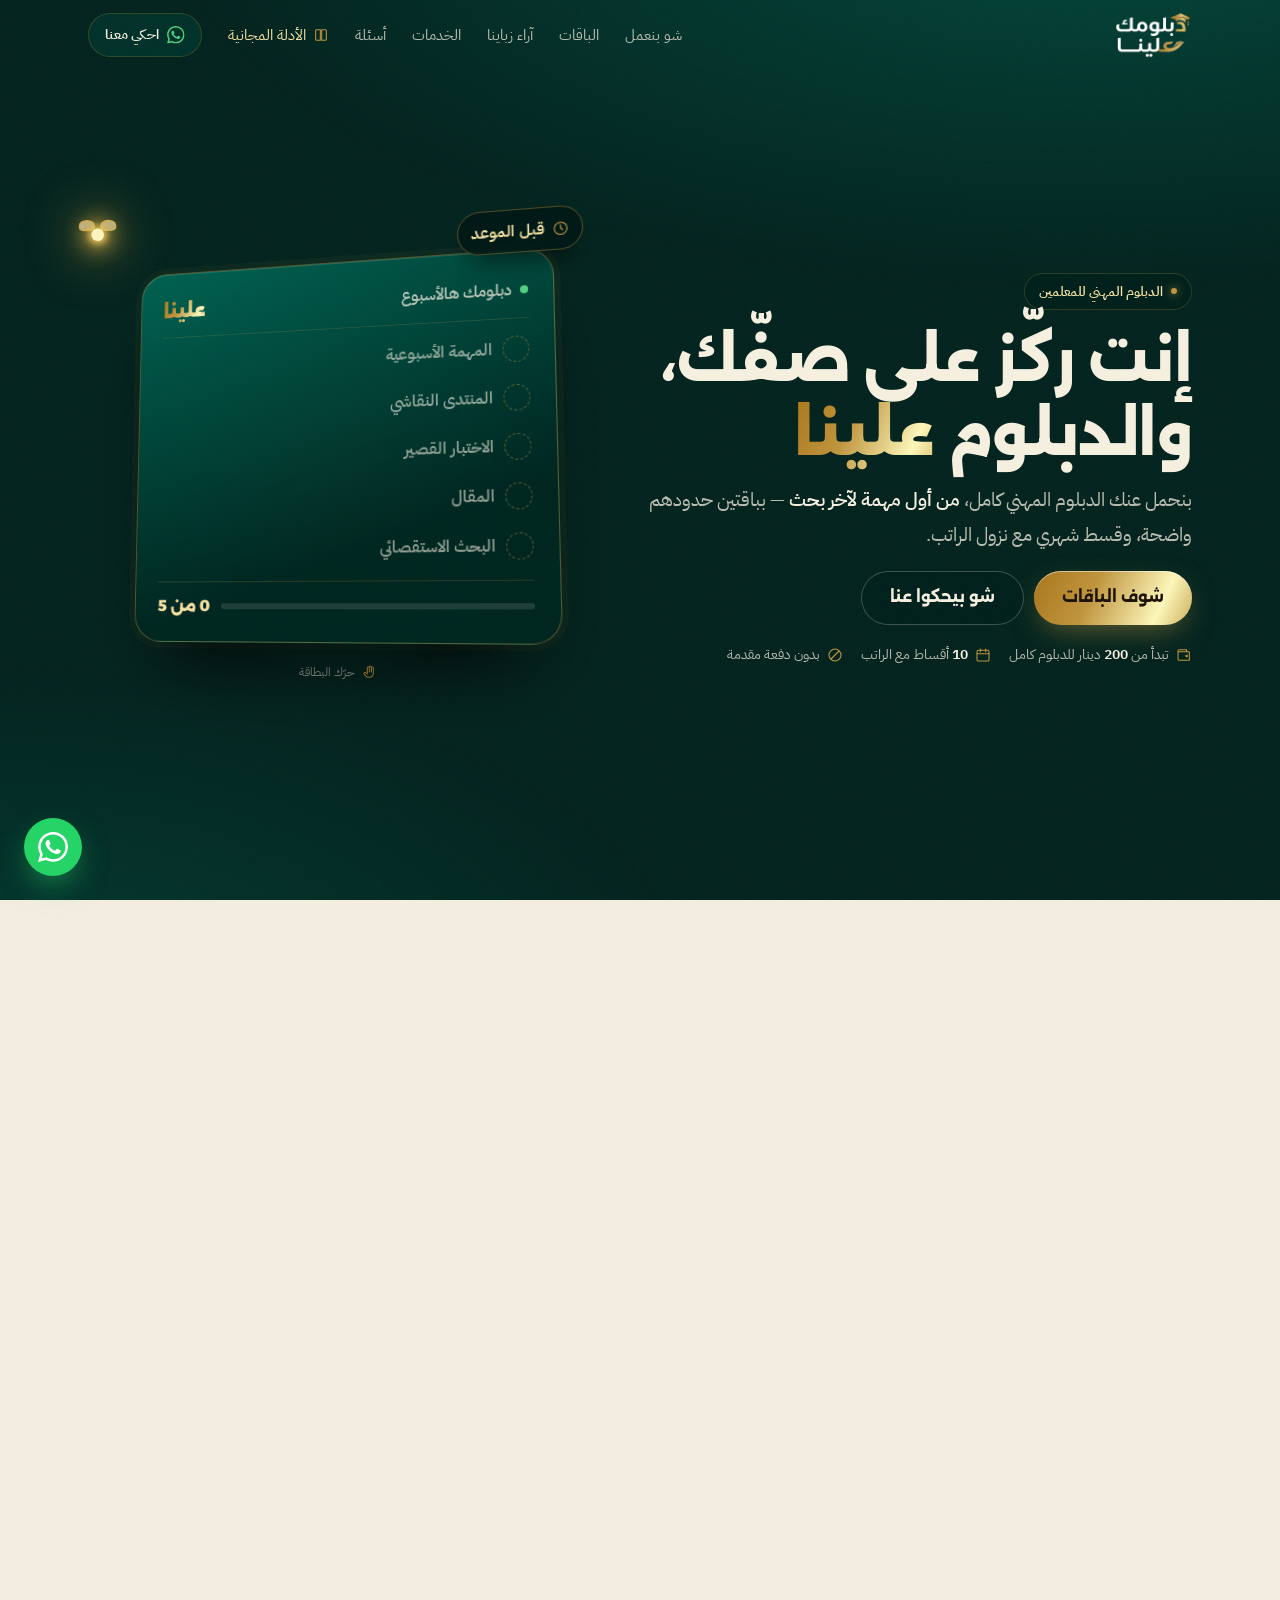
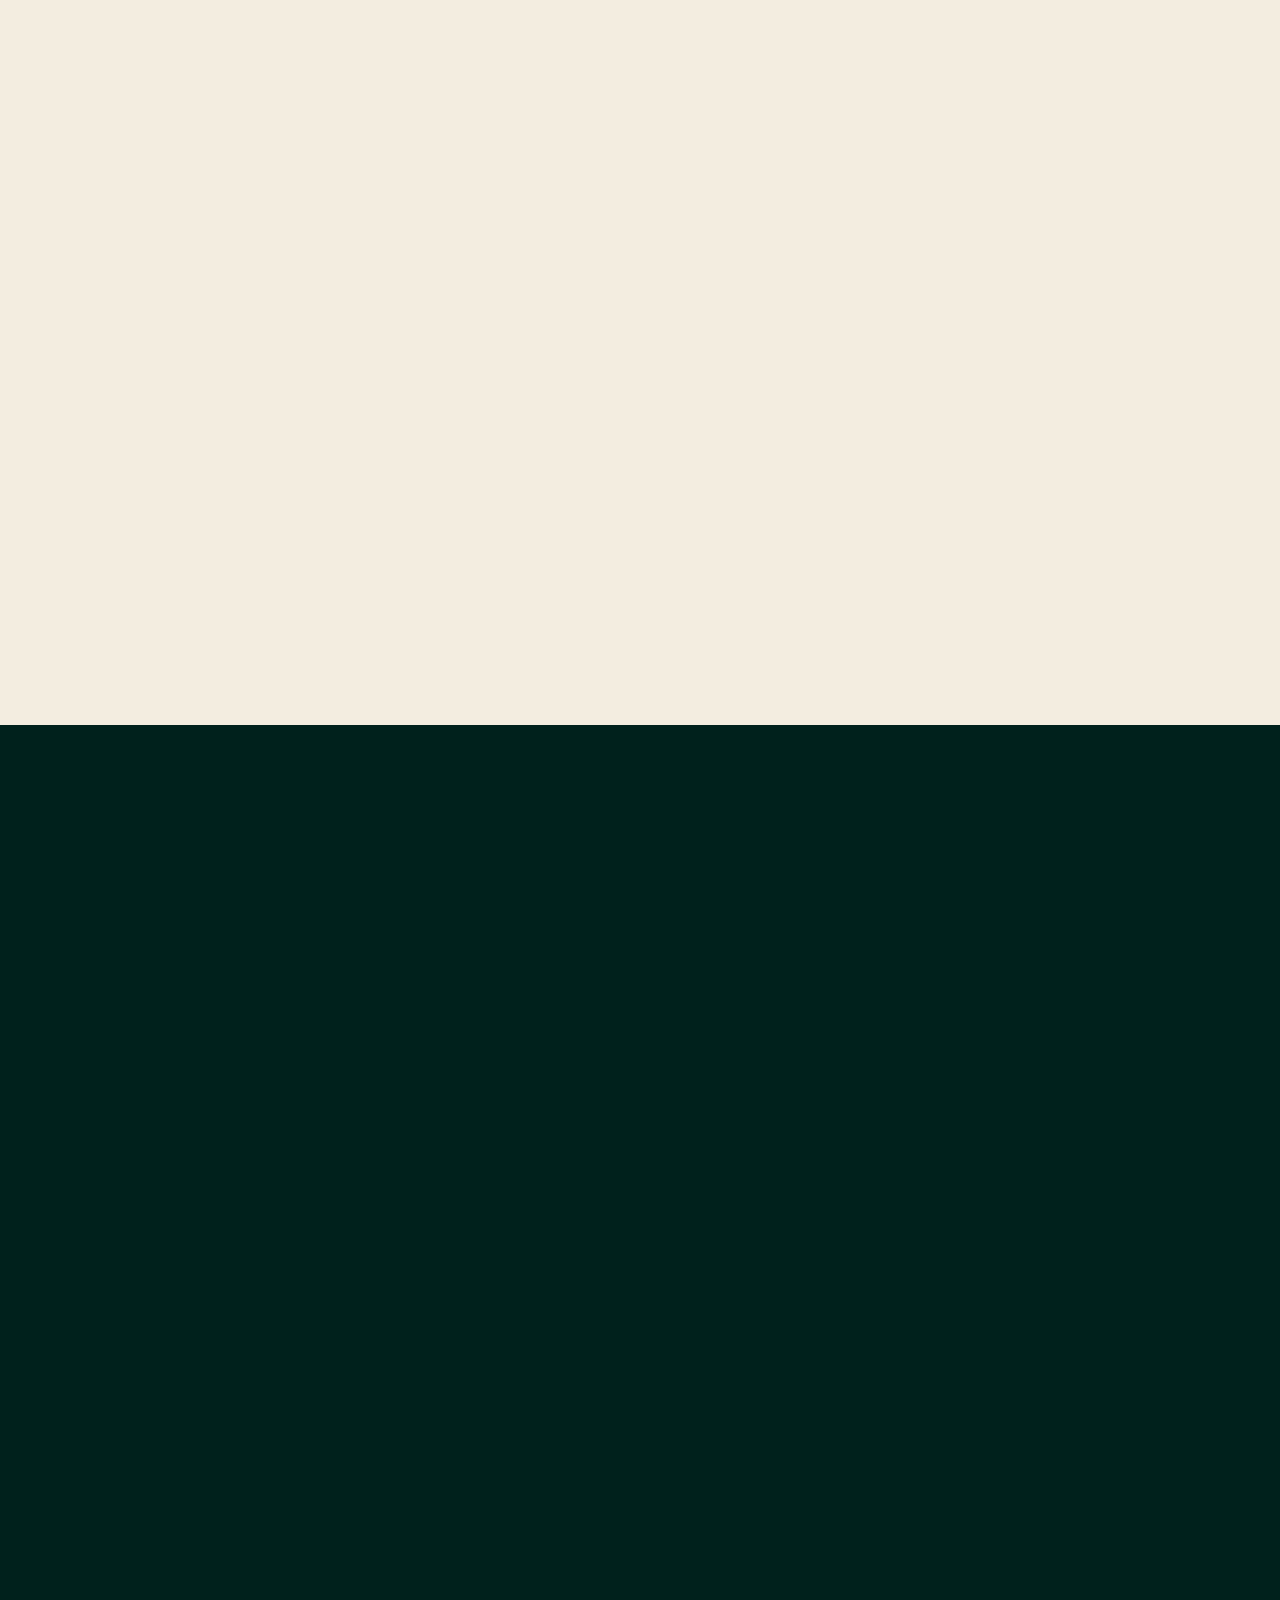
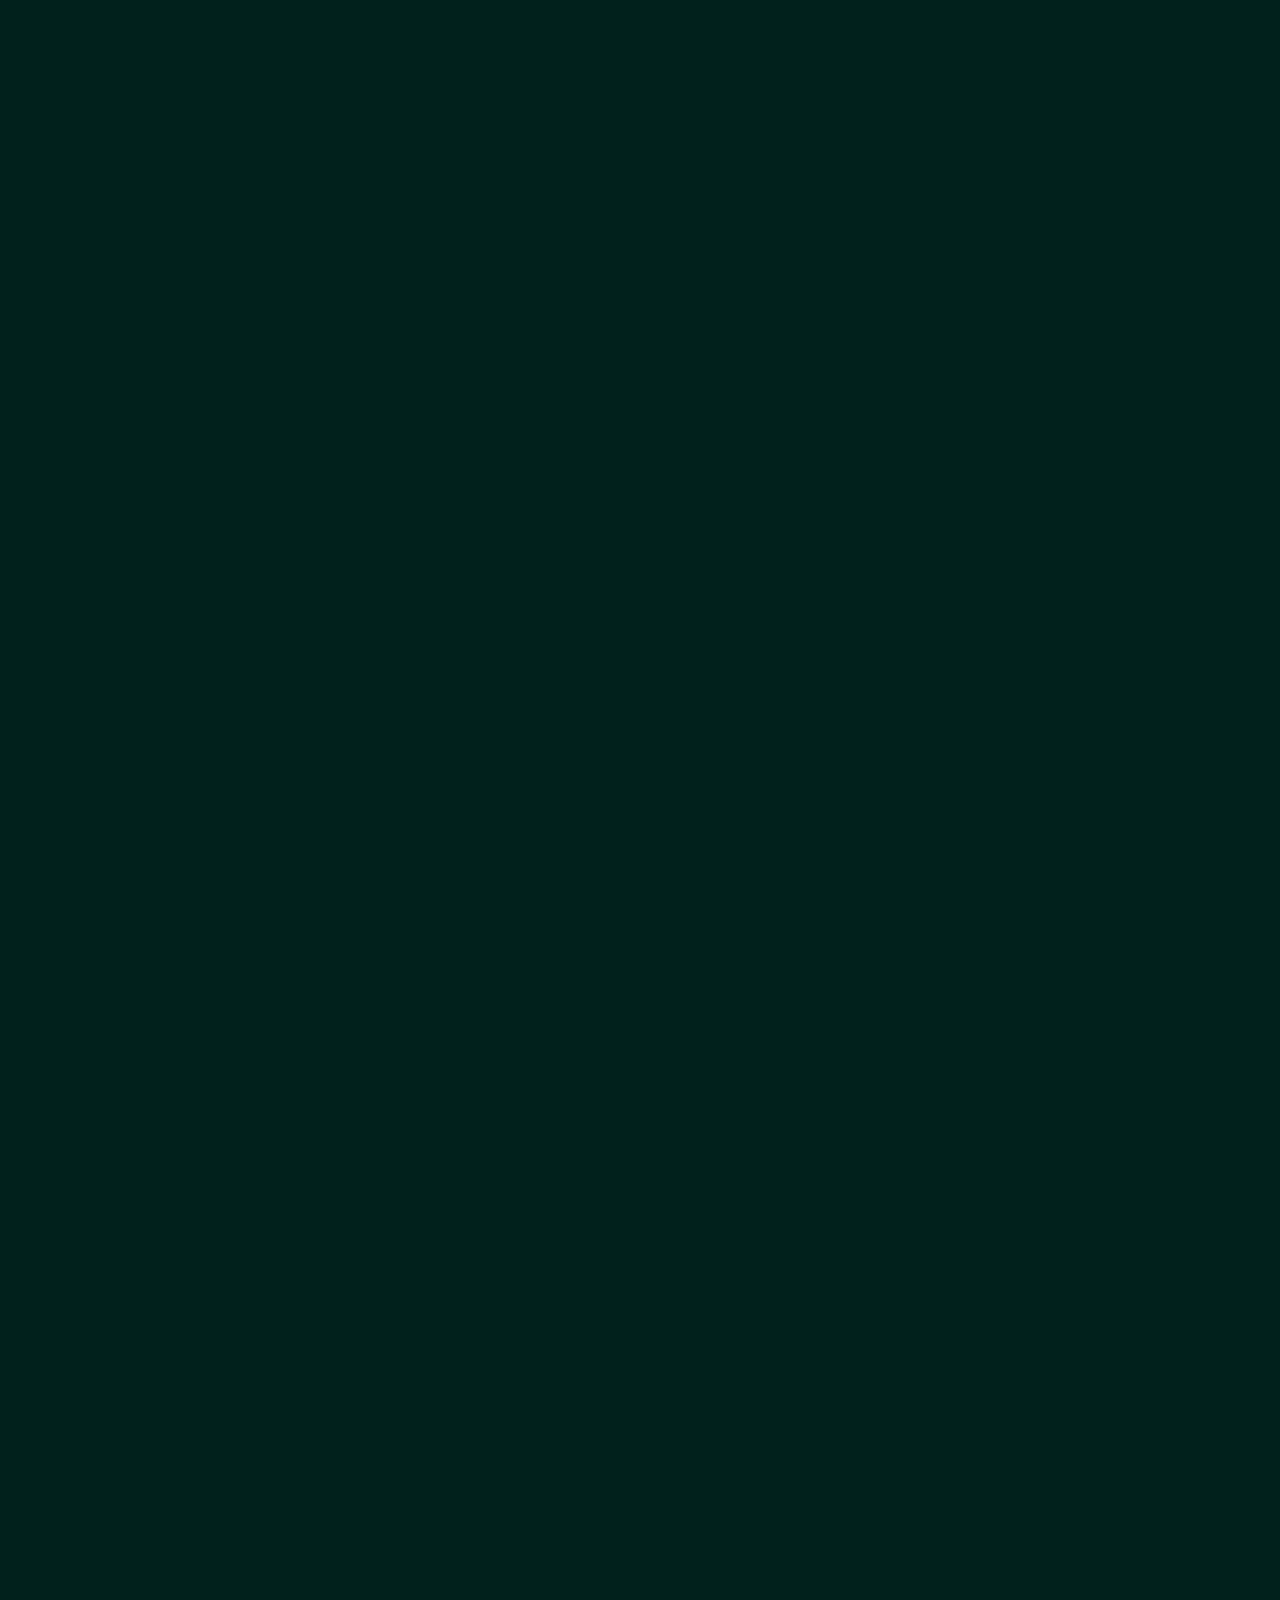
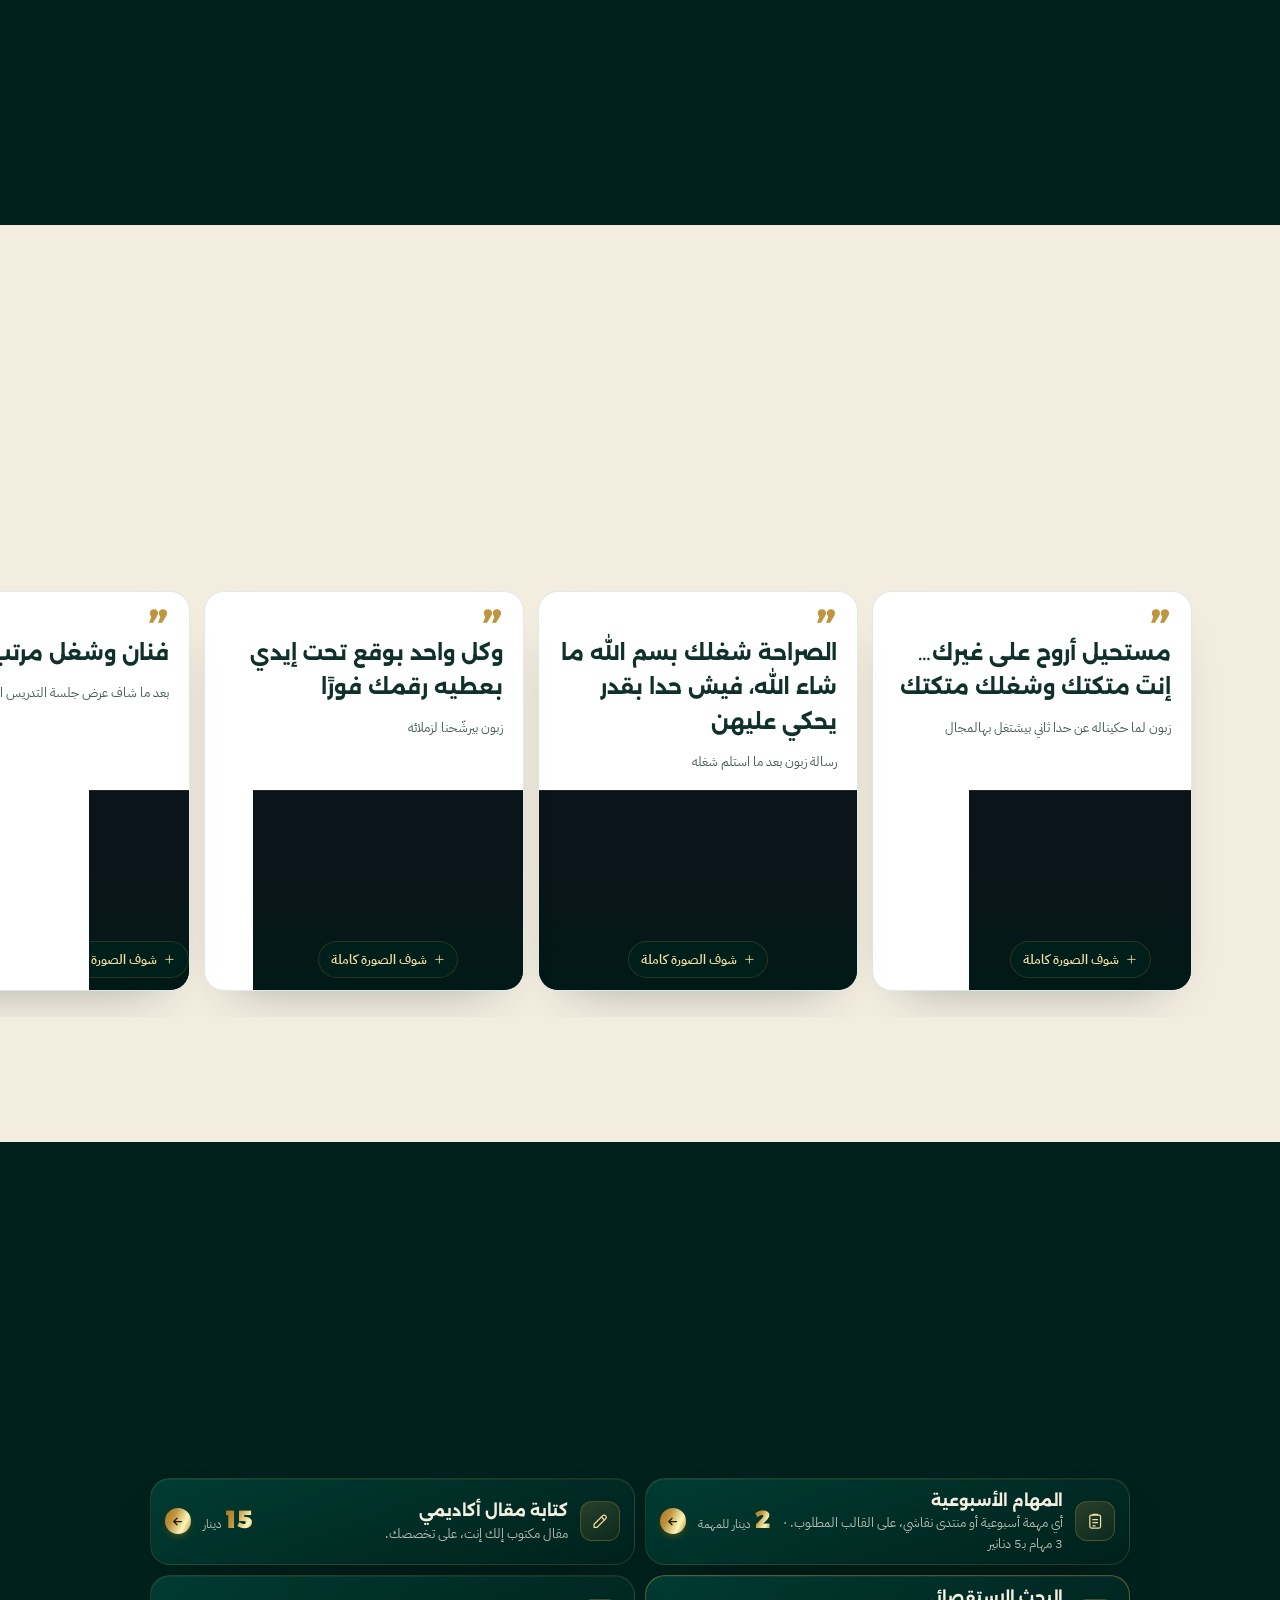
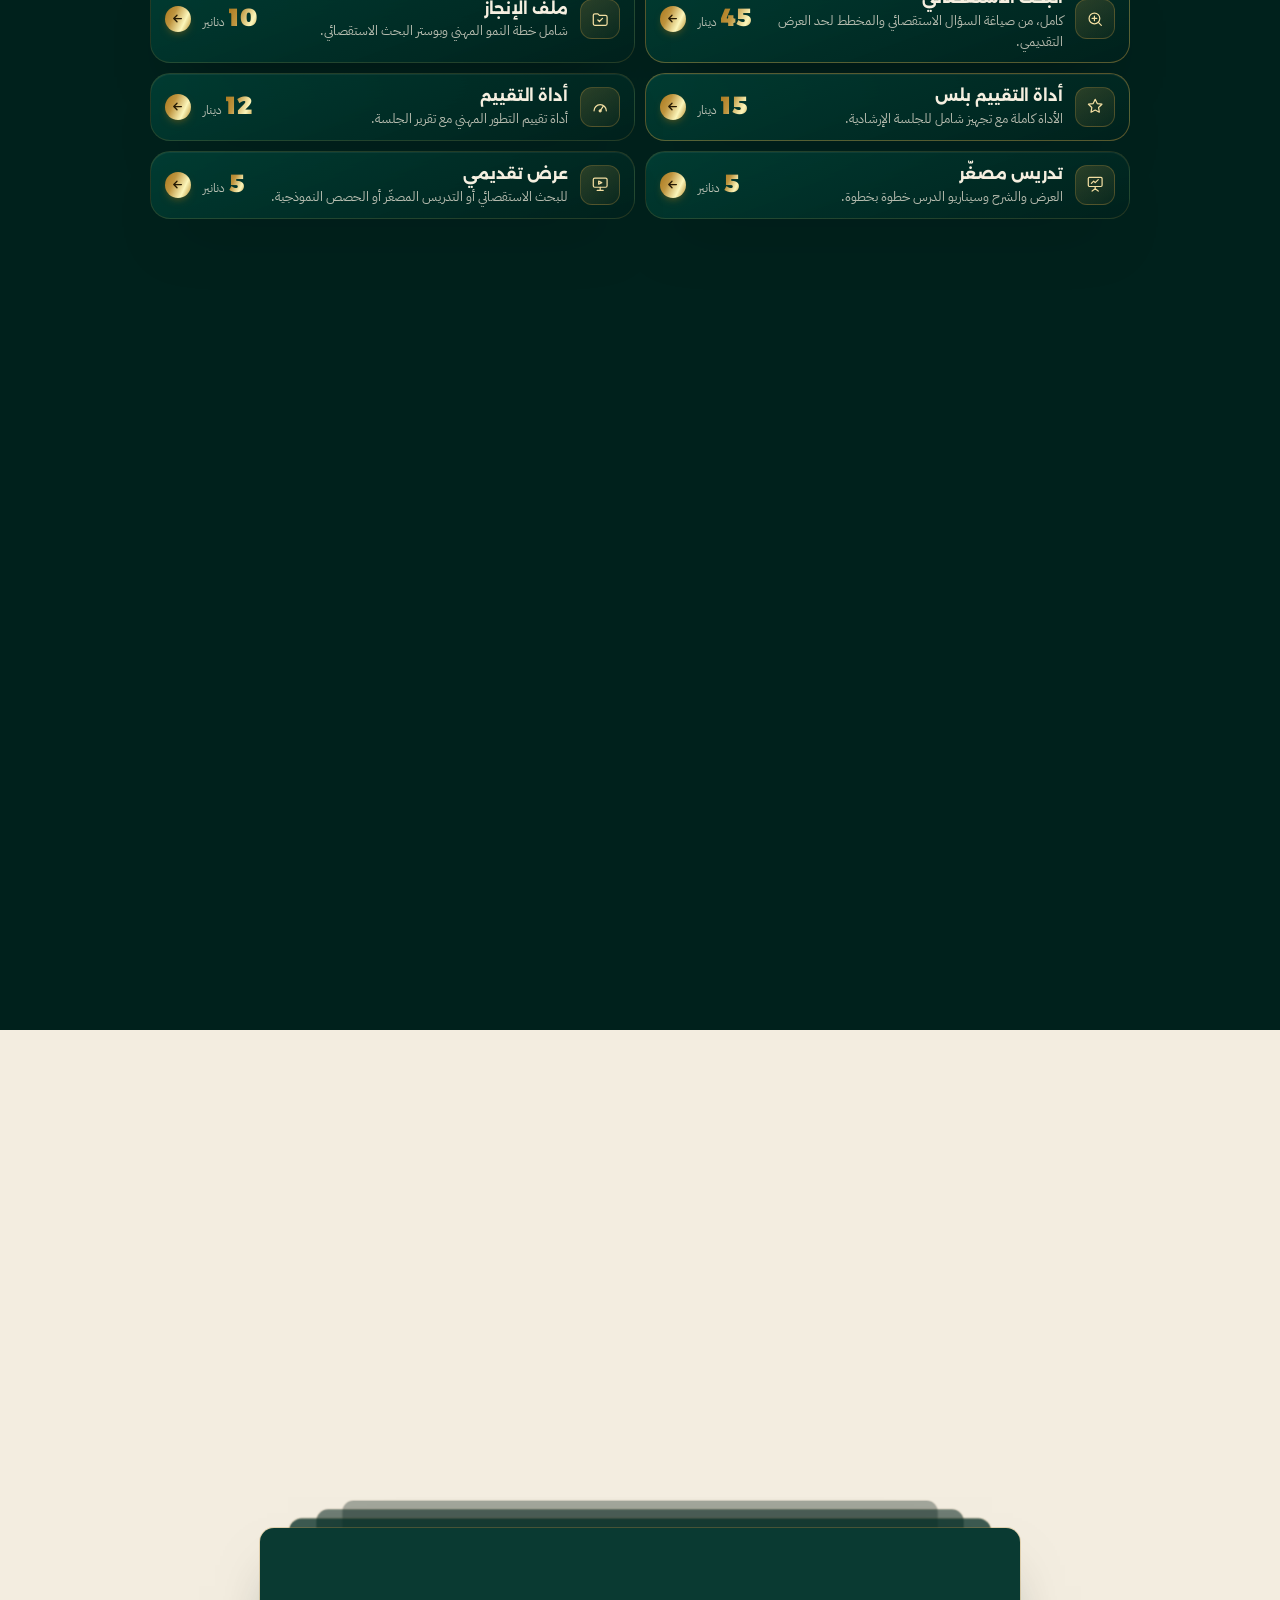
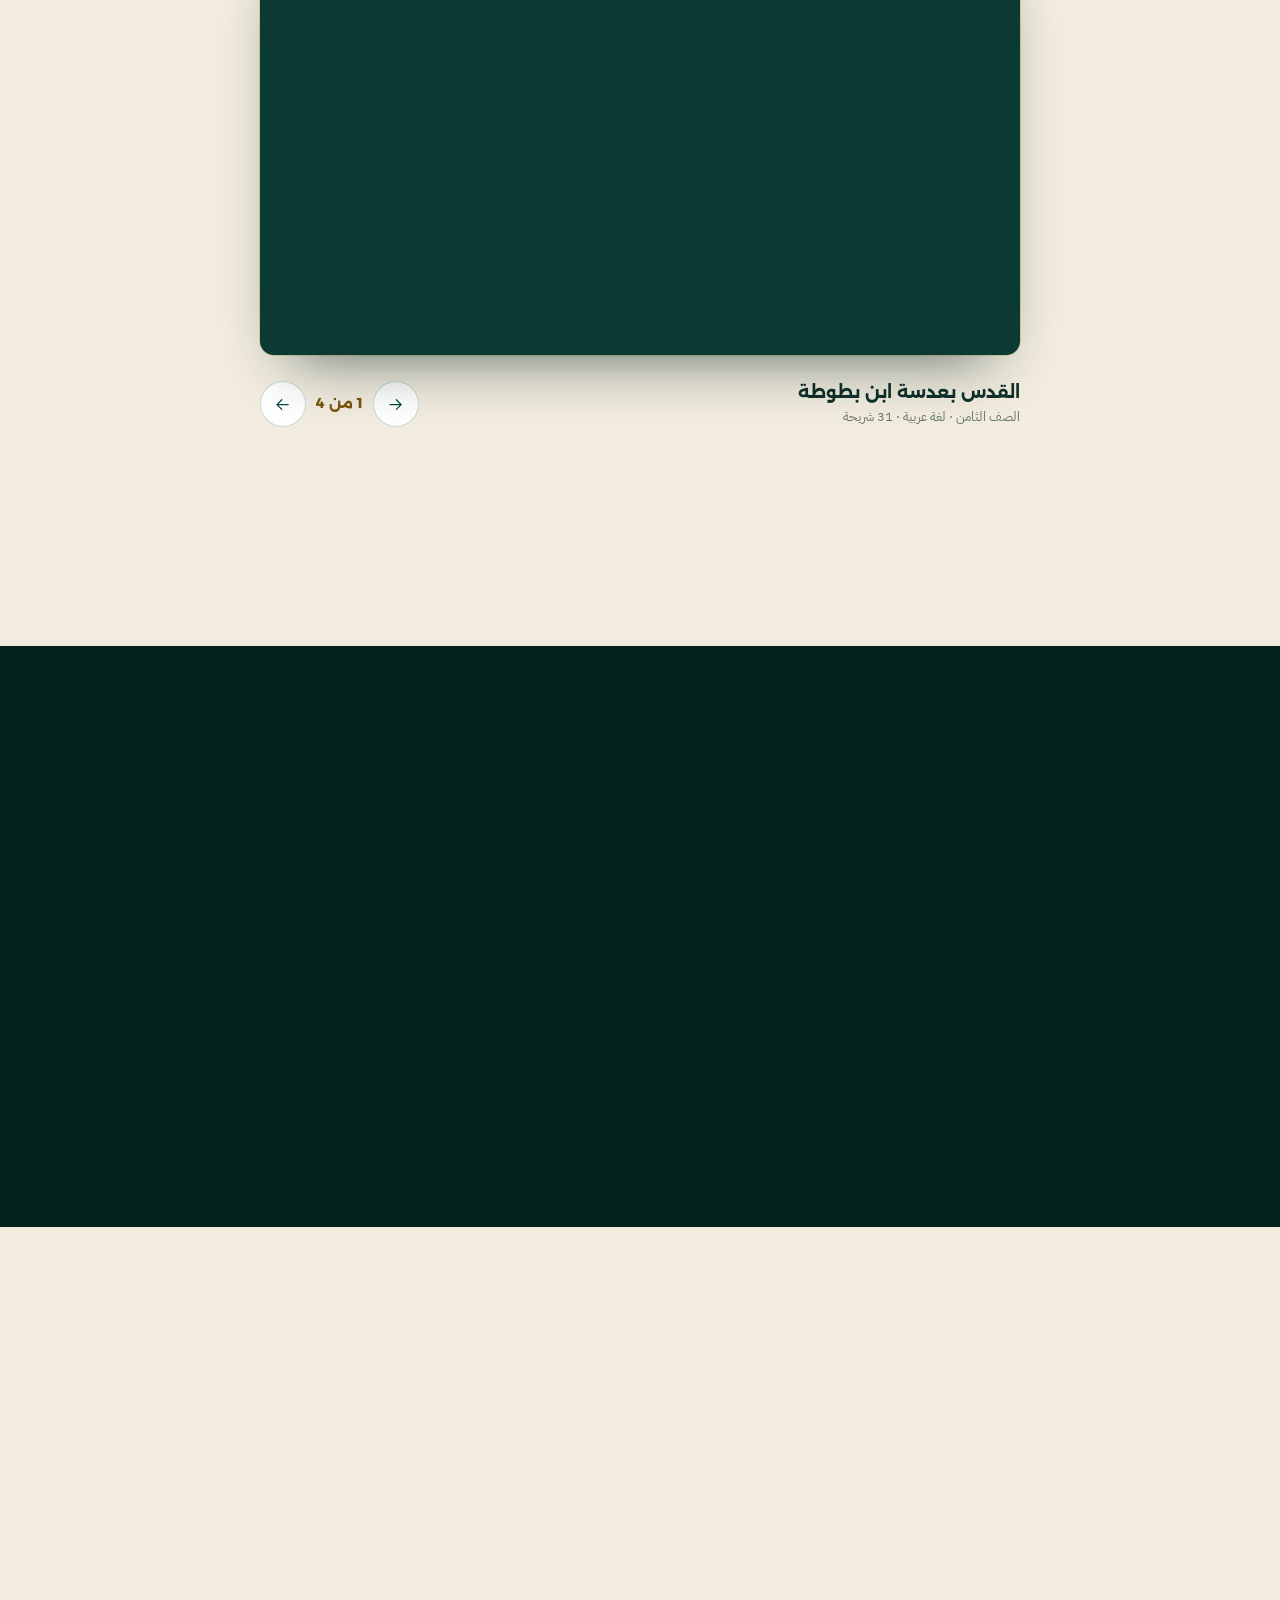
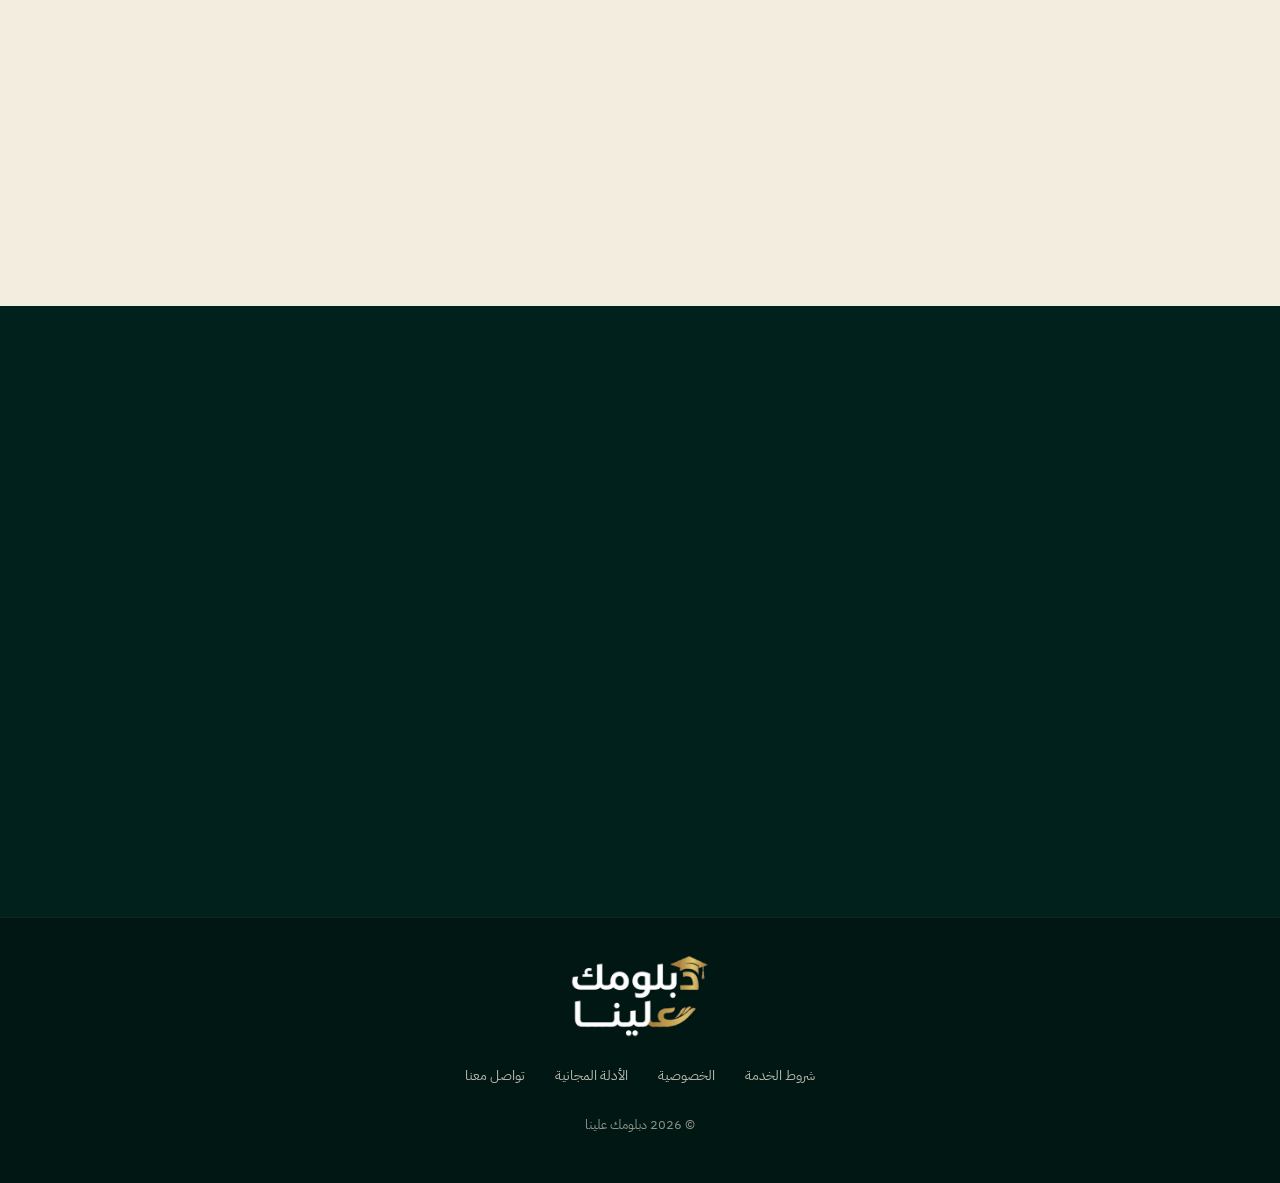
<file: index.html>
<!DOCTYPE html>
<html lang="ar" dir="rtl">
<head>
<meta charset="UTF-8">
<meta name="viewport" content="width=device-width, initial-scale=1.0, viewport-fit=cover">
<meta name="theme-color" content="#00211C">
<meta http-equiv="Content-Security-Policy" content="default-src 'self'; script-src 'self'; style-src 'self' 'unsafe-inline' https://fonts.googleapis.com; font-src 'self' https://fonts.gstatic.com; img-src 'self' data:; connect-src 'self'; object-src 'none'; base-uri 'none'; form-action 'none'">
<!-- السعر مذكور هون وبـ og:description باليد: إذا تغيّر بـ assets/plans.js عدّله هون كمان -->
<meta name="description" content="دبلومك علينا — بنحمل عنك الدبلوم المهني كامل، من أول مهمة لآخر بحث. باقتين حدودهم واضحة تبدأ من 200 دينار، على 10 أقساط مع نزول الراتب.">
<title>دبلومك علينا | الدبلوم المهني كامل علينا</title>
<link rel="canonical" href="https://diplomakalena-cloud.github.io/">
<link rel="icon" href="favicon.svg" type="image/svg+xml">
<link rel="apple-touch-icon" href="apple-touch-icon.png">
<meta property="og:type" content="website">
<meta property="og:locale" content="ar_JO">
<meta property="og:site_name" content="دبلومك علينا">
<meta property="og:title" content="دبلومك علينا — إنت ركّز على صفّك، والدبلوم علينا">
<meta property="og:description" content="بنحمل عنك الدبلوم المهني كامل، من أول مهمة لآخر بحث. باقتين تبدأ من 200 دينار على 10 أقساط، بدون دفعة مقدمة.">
<meta property="og:url" content="https://diplomakalena-cloud.github.io/">
<meta property="og:image" content="https://diplomakalena-cloud.github.io/og-image.jpg">
<meta property="og:image:width" content="1200">
<meta property="og:image:height" content="630">
<meta name="twitter:card" content="summary_large_image">
<link rel="preload" href="assets/fonts/alexandria-arabic.woff2" as="font" type="font/woff2" crossorigin>
<link rel="preload" href="assets/fonts/plex-400-arabic.woff2" as="font" type="font/woff2" crossorigin>
<link rel="stylesheet" href="assets/site.css?v=10">
<script src="assets/plans.js?v=10" defer></script>
<script src="assets/site.js?v=10" defer></script>
</head>
<body>
<a class="skip" href="#packages">انتقل للباقات</a>

<!-- Icon sprite -->
<svg width="0" height="0" style="position:absolute" aria-hidden="true">
  <symbol id="i-tasks" viewBox="0 0 24 24"><rect x="5" y="4" width="14" height="17" rx="2"/><path d="M9 4V3h6v1M9 10h6M9 14h6M9 18h3"/></symbol>
  <symbol id="i-forum" viewBox="0 0 24 24"><path d="M4 5h11a2 2 0 0 1 2 2v6a2 2 0 0 1-2 2H9l-4 3v-3H4a2 2 0 0 1-2-2V7a2 2 0 0 1 2-2z"/><path d="M17 9h3a2 2 0 0 1 2 2v6a2 2 0 0 1-2 2h-1v2l-3-2h-3"/></symbol>
  <symbol id="i-quiz" viewBox="0 0 24 24"><rect x="3" y="3" width="18" height="18" rx="3"/><path d="m8 12 3 3 5-6"/></symbol>
  <symbol id="i-pen" viewBox="0 0 24 24"><path d="M4 20h4L19 9a2.8 2.8 0 0 0-4-4L4 16v4z"/><path d="m13.5 6.5 4 4"/></symbol>
  <symbol id="i-search" viewBox="0 0 24 24"><circle cx="11" cy="11" r="7"/><path d="m20 20-3.5-3.5M8 11h6M11 8v6"/></symbol>
  <symbol id="i-gauge" viewBox="0 0 24 24"><path d="M4 18a8 8 0 1 1 16 0"/><path d="m12 18 4-6"/><circle cx="12" cy="18" r="1.3"/></symbol>
  <symbol id="i-folder" viewBox="0 0 24 24"><path d="M3 7a2 2 0 0 1 2-2h4l2 2h8a2 2 0 0 1 2 2v9a2 2 0 0 1-2 2H5a2 2 0 0 1-2-2z"/><path d="m9 13 2 2 4-4"/></symbol>
  <symbol id="i-screen" viewBox="0 0 24 24"><rect x="3" y="4" width="18" height="12" rx="2"/><path d="M8 20h8M12 16v4"/><path d="m10 8 4 2-4 2z"/></symbol>
  <symbol id="i-board" viewBox="0 0 24 24"><rect x="3" y="3" width="18" height="12" rx="1.5"/><path d="M12 15v3M8 21l4-3 4 3M7 11l3-3 2 2 4-4"/></symbol>
  <symbol id="i-check" viewBox="0 0 24 24"><path d="m5 12.5 4.5 4.5L19 7.5"/></symbol>
  <symbol id="i-lock" viewBox="0 0 24 24"><rect x="5" y="10" width="14" height="10" rx="2"/><path d="M8 10V7a4 4 0 0 1 8 0v3"/></symbol>
  <symbol id="i-layers" viewBox="0 0 24 24"><path d="m12 3 9 5-9 5-9-5z"/><path d="m3 13 9 5 9-5"/></symbol>
  <symbol id="i-wallet" viewBox="0 0 24 24"><path d="M4 7h15a1 1 0 0 1 1 1v11a1 1 0 0 1-1 1H5a2 2 0 0 1-2-2V6a2 2 0 0 1 2-2h11v3"/><circle cx="16" cy="13.5" r="1.2"/></symbol>
  <symbol id="i-calendar" viewBox="0 0 24 24"><rect x="3" y="5" width="18" height="16" rx="2"/><path d="M3 10h18M8 3v4M16 3v4"/></symbol>
  <symbol id="i-zero" viewBox="0 0 24 24"><circle cx="12" cy="12" r="9"/><path d="m6 18 12-12"/></symbol>
  <symbol id="i-clock" viewBox="0 0 24 24"><circle cx="12" cy="12" r="9"/><path d="M12 7v5l3 2"/></symbol>
  <symbol id="i-leaf" viewBox="0 0 24 24"><path d="M5 19c0-8 5-14 15-14 0 10-6 15-14 15"/><path d="M5 19c3-4 6-7 10-9"/></symbol>
  <symbol id="i-hand" viewBox="0 0 24 24"><path d="M8 13V5.5a1.5 1.5 0 0 1 3 0V12M11 11V4.5a1.5 1.5 0 0 1 3 0V12M14 11.5V6a1.5 1.5 0 0 1 3 0v8a6 6 0 0 1-6 6h-1a6 6 0 0 1-4.6-2.2L3 15a1.6 1.6 0 0 1 2.4-2l2.6 2"/></symbol>
  <symbol id="i-arrow" viewBox="0 0 24 24"><path d="M19 12H5M11 6l-6 6 6 6"/></symbol>
  <symbol id="i-arrow-r" viewBox="0 0 24 24"><path d="M5 12h14M13 6l6 6-6 6"/></symbol>
  <symbol id="i-plus" viewBox="0 0 24 24"><path d="M12 5v14M5 12h14"/></symbol>
  <symbol id="i-x" viewBox="0 0 24 24"><path d="M6 6l12 12M18 6 6 18"/></symbol>
  <symbol id="i-star" viewBox="0 0 24 24"><path d="m12 3 2.7 5.6 6.1.8-4.4 4.3 1 6.1L12 17l-5.4 2.8 1-6.1-4.4-4.3 6.1-.8z"/></symbol>
  <symbol id="i-book" viewBox="0 0 24 24"><path d="M4 5.5A1.5 1.5 0 0 1 5.5 4H11v16H5.5A1.5 1.5 0 0 1 4 18.5z"/><path d="M20 5.5A1.5 1.5 0 0 0 18.5 4H13v16h5.5a1.5 1.5 0 0 0 1.5-1.5z"/></symbol>
  <symbol id="i-dl" viewBox="0 0 24 24"><path d="M12 4v11M7 10.5l5 5 5-5M5 20h14"/></symbol>
  <symbol id="i-cap" viewBox="0 0 24 24"><path d="m2 9 10-5 10 5-10 5z"/><path d="M6 11.2V16c0 1.4 2.7 2.5 6 2.5s6-1.1 6-2.5v-4.8M22 9v6"/></symbol>
  <symbol id="i-people" viewBox="0 0 24 24"><circle cx="8" cy="8" r="3"/><circle cx="16.5" cy="9" r="2.5"/><path d="M2.5 20a5.5 5.5 0 0 1 11 0M14 20a4.5 4.5 0 0 1 7.5-3.3"/></symbol>
  <symbol id="i-menu" viewBox="0 0 24 24"><path d="M4 7h16M4 12h16M4 17h10"/></symbol>
  <symbol id="i-wa" viewBox="0 0 24 24"><path d="M17.47 14.38c-.3-.15-1.76-.87-2.03-.97-.27-.1-.47-.15-.67.15-.2.3-.77.97-.94 1.16-.17.2-.35.22-.64.07-.3-.15-1.26-.46-2.39-1.47-.88-.79-1.48-1.76-1.65-2.06-.17-.3-.02-.46.13-.6.13-.14.3-.35.45-.52.15-.17.2-.3.3-.5.1-.2.05-.37-.03-.52-.07-.15-.67-1.61-.92-2.2-.24-.58-.49-.5-.67-.51h-.57c-.2 0-.52.07-.79.37-.27.3-1.04 1.02-1.04 2.48s1.06 2.88 1.21 3.07c.15.2 2.1 3.2 5.08 4.49.71.3 1.26.49 1.7.63.71.22 1.36.19 1.87.12.57-.09 1.76-.72 2-1.42.25-.69.25-1.29.18-1.41-.08-.13-.28-.2-.57-.35M12.05 21.79h-.01a9.87 9.87 0 0 1-5.03-1.38l-.36-.21-3.74.98 1-3.65-.24-.37a9.86 9.86 0 0 1-1.51-5.26c0-5.45 4.44-9.88 9.89-9.88a9.82 9.82 0 0 1 9.88 9.89c0 5.45-4.44 9.88-9.88 9.88m8.41-18.3A11.82 11.82 0 0 0 12.05 0C5.5 0 .16 5.34.16 11.89c0 2.1.55 4.14 1.59 5.95L.06 24l6.3-1.65a11.88 11.88 0 0 0 5.68 1.45h.01c6.55 0 11.89-5.34 11.89-11.9a11.82 11.82 0 0 0-3.48-8.41z"/></symbol>
</svg>

<div class="grain" aria-hidden="true"></div>

<header class="nav" id="nav">
  <div class="wrap">
    <a href="#top" class="nav-logo" aria-label="دبلومك علينا — الرئيسية"><img src="assets/logo-320.webp" width="320" height="192" alt="دبلومك علينا"></a>
    <nav class="nav-links" aria-label="أقسام الصفحة"><a href="#ledger">شو بنعمل</a><a href="#packages">الباقات</a><a href="#proof">آراء زباينا</a><a href="#services">الخدمات</a><a href="#faq">أسئلة</a><a class="nav-lib-link" href="library/"><svg class="i" aria-hidden="true"><use href="#i-book"/></svg>الأدلة المجانية</a></nav>
    <a class="nav-lib" href="library/"><svg class="i" aria-hidden="true"><use href="#i-book"/></svg>أدلة مجانية</a>
    <a class="nav-cta" data-wa="nav" href="https://wa.me/962779283635" target="_blank" rel="noopener"><svg class="i fill" aria-hidden="true"><use href="#i-wa"/></svg>احكي معنا</a>
    <button class="nav-menu" id="menuBtn" type="button" aria-label="قائمة الأقسام" data-tpl="t-menu" data-ico="i-menu" data-title="أقسام الصفحة" data-sub="وين بدك تروح؟"><svg class="i" aria-hidden="true"><use href="#i-menu"/></svg></button>
  </div>
</header>

<main id="top">

  <!-- ============ HERO ============ -->
  <section class="hero" id="hero">
    <div class="wrap">
      <div class="hero-copy">
        <div class="eyebrow"><span class="dot"></span>الدبلوم المهني للمعلمين</div>
        <h1>إنت ركّز على صفّك،<br>والدبلوم <span class="foil">علينا</span></h1>
        <p class="lead">بنحمل عنك الدبلوم المهني كامل، <b>من أول مهمة لآخر بحث</b> — بباقتين حدودهم واضحة، وقسط شهري مع نزول الراتب.</p>
        <div class="hero-actions" data-say="مستعجل؟ من هون بتوصل للباقات بكبسة.">
          <a href="#packages" class="btn btn-gold">شوف الباقات</a>
          <a href="#proof" class="btn btn-ghost">شو بيحكوا عنا</a>
        </div>
        <div class="ribbon">
          <span><svg class="i" aria-hidden="true"><use href="#i-wallet"/></svg><span>تبدأ من <b data-v="plans.basic.total">200</b> دينار للدبلوم كامل</span></span>
          <span><svg class="i" aria-hidden="true"><use href="#i-calendar"/></svg><span><b data-v="months">10</b> أقساط مع الراتب</span></span>
          <span><svg class="i" aria-hidden="true"><use href="#i-zero"/></svg><span>بدون دفعة مقدمة</span></span>
        </div>
      </div>

      <!-- live card: this week's diploma work ticking itself off -->
      <div class="hv" id="hv" aria-hidden="true">
        <div class="hv-float">
          <div class="hv-card" id="hvCard" data-say="أهلًا فيك! أنا السراجة، ورح أمشي معك بالصفحة.">
            <div class="hv-head"><span class="hv-live"><i></i>دبلومك هالأسبوع</span><span class="hv-who foil">علينا</span></div>
            <ul class="hv-list" id="hvList">
              <li><span class="hv-chk"><svg class="i"><use href="#i-check"/></svg></span><span class="hv-t">المهمة الأسبوعية</span><em>تم التسليم</em></li>
              <li><span class="hv-chk"><svg class="i"><use href="#i-check"/></svg></span><span class="hv-t">المنتدى النقاشي</span><em>تم التسليم</em></li>
              <li><span class="hv-chk"><svg class="i"><use href="#i-check"/></svg></span><span class="hv-t">الاختبار القصير</span><em>تم التسليم</em></li>
              <li><span class="hv-chk"><svg class="i"><use href="#i-check"/></svg></span><span class="hv-t">المقال</span><em>تم التسليم</em></li>
              <li><span class="hv-chk"><svg class="i"><use href="#i-check"/></svg></span><span class="hv-t">البحث الاستقصائي</span><em>تم التسليم</em></li>
            </ul>
            <div class="hv-foot"><div class="hv-bar"><i></i></div><b id="hvCount">0 من 5</b></div>
            <span class="hv-seal"><svg class="i"><use href="#i-cap"/></svg></span>
            <span class="hv-chip a"><svg class="i"><use href="#i-clock"/></svg>قبل الموعد</span>
            <span class="hv-chip b"><svg class="i"><use href="#i-leaf"/></svg>وإنت مرتاح</span>
          </div>
        </div>
        <div class="hv-hint" id="hvHint"><svg class="i"><use href="#i-hand"/></svg>حرّك البطاقة</div>
      </div>
    </div>
  </section>

  <!-- ============ LEDGER: علينا / عليك ============ -->
  <section class="block light" id="ledger">
    <div class="wrap">
      <div class="head rv">
        <div class="kicker" data-say="هون القصة كلها: شو علينا، وشو عليك.">شو بنقدملك؟</div>
        <h2 class="h2">الشغل كله <span class="foil">علينا</span>… إلا اللي لازم يكون منك</h2>
        <p class="sub">من أول مهمة لآخر بحث، الشغل عنا. واللي بضل عليك أربع أشياء أساسية، وحتى فيها بنجهزك.</p>
      </div>

      <div class="ledger">
        <div class="rv">
          <div class="side-label"><h3 class="foil">علينا</h3><small><b>7 خدمات متكاملة</b> · كل مهمة على القالب المطلوب إلها</small></div>
          <p class="tap-hint"><svg class="i" aria-hidden="true"><use href="#i-hand"/></svg>الكرت اللي عليه + فيه تفاصيل أكثر، اضغط عليه</p>
          <ul class="tiles" data-sub="علينا">
            <li><button type="button" class="card tile" data-say="حوالي 12 مهمة بالشهر، وكلها علينا." data-points="خطط دروس، تحليل محتوى، دراسات حالة، وغيرها|كل مهمة على القالب المطلوب إلها|بنسلّمها على المنصة قبل الموعد بوقت كافي|إذا طلب المرشد تعديل، التعديل علينا"><span class="ico"><svg class="i" aria-hidden="true"><use href="#i-tasks"/></svg></span><span class="tx"><b>المهام الأسبوعية</b><small>بكل المساقات: خطط دروس، تحليل محتوى، دراسات حالة، وغيرها.</small></span><span class="go" aria-hidden="true"><svg class="i"><use href="#i-plus"/></svg></span></button></li>
            <li><div class="card tile plain" data-say="المنتديات كمان علينا: المشاركة والتعليقات."><span class="ico"><svg class="i" aria-hidden="true"><use href="#i-forum"/></svg></span><span class="tx"><b>المنتديات النقاشية</b><small>المشاركة الأساسية، والتعليقات على منشورات الزملاء.</small></span></div></li>
            <li><div class="card tile plain" data-say="اختبارات المساقات؟ بنحلّها عنك."><span class="ico"><svg class="i" aria-hidden="true"><use href="#i-quiz"/></svg></span><span class="tx"><b>الاختبارات القصيرة</b><small>الاختبارات اللي داخل المساقات.</small></span></div></li>
            <li><button type="button" class="card tile" data-say="المقال بينكتب إلك لحالك، ونسبة الاستلال مضمونة." data-points="مكتوبة إلك بالتحديد، وعلى تخصصك|ما بتنعطى لأي معلم ثاني|نسبة الاستلال فيها مضمونة|توثيق مراجع صحيح|تعديل حسب ملاحظات المرشد"><span class="ico"><svg class="i" aria-hidden="true"><use href="#i-pen"/></svg></span><span class="tx"><b>المقالات</b><small>مكتوبة إلك إنت، على تخصصك.</small></span><span class="go" aria-hidden="true"><svg class="i"><use href="#i-plus"/></svg></span></button></li>
            <li><button type="button" class="card tile" data-say="الأداة بتوصلك جاهزة، ومعها شرح للجلسة." data-points="الأداة مبنية على المعايير المطلوبة، مع دليل لكل معيار|شرح لكل اللي بتحتاجه للجلسة الإرشادية|تعبئة تقرير الجلسة الإرشادية"><span class="ico"><svg class="i" aria-hidden="true"><use href="#i-gauge"/></svg></span><span class="tx"><b>أداة تقييم التطور المهني</b><small>جاهزة كاملة، ومعها شرح لكل اللي بتحتاجه للجلسة.</small></span><span class="go" aria-hidden="true"><svg class="i"><use href="#i-plus"/></svg></span></button></li>
            <li><button type="button" class="card tile" data-say="وبآخر الدبلوم، ملفك مرتّب وجاهز للتسليم." data-points="ملف الإنجاز كامل ومنظّم حسب المطلوب|خطة النمو المهني|بوستر البحث الاستقصائي|جاهز للتسليم"><span class="ico"><svg class="i" aria-hidden="true"><use href="#i-folder"/></svg></span><span class="tx"><b>ملف الإنجاز</b><small>بيجمع شغلك كله بشكل مرتّب وجاهز للتسليم.</small></span><span class="go" aria-hidden="true"><svg class="i"><use href="#i-plus"/></svg></span></button></li>
            <li class="wide"><button type="button" class="card tile feature" data-say="البحث كامل علينا، من السؤال لحد العرض التقديمي." data-points="صياغة السؤال الاستقصائي والمخطط|أدوات جمع البيانات، والتحليل، والنتائج والتوصيات|العرض التقديمي للبحث|مكتوب إلك لحالك، ونسبة الاستلال مضمونة|تعديلات حسب ملاحظات المرشد بكل مرحلة"><span class="ico"><svg class="i" aria-hidden="true"><use href="#i-search"/></svg></span><span class="tx"><b>البحث الاستقصائي كامل</b><small>من صياغة السؤال الاستقصائي والمخطط، لحد العرض التقديمي.</small></span><span class="go" aria-hidden="true"><svg class="i"><use href="#i-plus"/></svg></span></button></li>
          </ul>
        </div>

        <div class="rv">
          <div class="side-label"><h3>عليك</h3><small><b>4 أشياء أساسية</b> · وحتى فيها بنساعدك</small></div>
          <ol class="tiles" data-sub="عليك">
            <li><div class="card tile plain" data-say="بس حضور… والباقي علينا."><span class="n">1</span><span class="tx"><b>المحاضرة الأسبوعية</b><small>بتحضرها إنت على المنصة، لأنه الحضور بيكون باسمك.</small></span></div></li>
            <li><button type="button" class="card tile" data-say="مرتين بس بكل الدبلوم، وبنجهزلك الأداة والشرح." data-prep="بنجهزلك الأداة كاملة، ومعها الشرح."><span class="n">2</span><span class="tx"><b>الجلستين الإرشاديتين</b><small>مع مرشدك بنص الدبلوم وبآخره، عن أداة تقييم التطور المهني.</small></span><span class="go" aria-hidden="true"><svg class="i"><use href="#i-plus"/></svg></span></button></li>
            <li><button type="button" class="card tile" data-say="إنت بس بتقدّم، والعرض والسيناريو من عنا." data-prep="بنجهزلك العرض والشرح وسيناريو الدرس."><span class="n">3</span><span class="tx"><b>جلستين للتدريس المصغّر</b><small>مرة بنص الدبلوم ومرة بآخره، وإنت بس بتقدّم.</small></span><span class="go" aria-hidden="true"><svg class="i"><use href="#i-plus"/></svg></span></button></li>
            <li><button type="button" class="card tile" data-say="لبعض المهام بس، وبنطلبها منك وقت اللزوم." data-prep="بنطلبها منك ببداية الاشتراك، وبعدها عند الضرورة بس. وبالباقة المميزة بنتابعها معك بشكل دوري، مع تذكير ونصائح لجمعها."><span class="n">4</span><span class="tx"><b>صور وفيديوهات التوثيق</b><small>لبعض المهام اللي بتطلب توثيق للتطبيق داخل صفك.</small></span><span class="go" aria-hidden="true"><svg class="i"><use href="#i-plus"/></svg></span></button></li>
          </ol>
          <p class="yours-extra">وبالباقة الأساسية كمان:</p>
          <ul class="tiles two" data-sub="عليك · بالباقة الأساسية">
            <li><button type="button" class="card tile" data-say="شغل المهمة علينا، وإنت بتبعتلنا أسماء شركائك." data-prep="بالباقة المميزة: إلك أولوية بالمهام الثنائية وبالتنسيق المتعلق فيها."><span class="ico"><svg class="i" aria-hidden="true"><use href="#i-people"/></svg></span><span class="tx"><b>تنسيق المهام الثنائية</b><small>شغل المهمة علينا. إنت بتنسّق مع زملائك، وبتبعتلنا بأول يوم لنزول المهمة اسم شريكك واسم الثنائي اللي رح يقدّم التغذية الراجعة.</small></span><span class="go" aria-hidden="true"><svg class="i"><use href="#i-plus"/></svg></span></button></li>
            <li><button type="button" class="card tile" data-say="هاي مش من المهام الرسمية، وبالمميزة بنحملها عنك." data-prep="بالباقة المميزة: هاي كمان علينا، حتى لو ما عليها علامات."><span class="ico"><svg class="i" aria-hidden="true"><use href="#i-forum"/></svg></span><span class="tx"><b>Padlet ومجموعة الواتساب</b><small>مشاركات Padlet وكل ما يتعلق بمجموعة الواتساب عليك، لأنها مش من المهام الرسمية.</small></span><span class="go" aria-hidden="true"><svg class="i"><use href="#i-plus"/></svg></span></button></li>
          </ul>
        </div>
      </div>
      <p class="ledger-close rv">وكل اللي غير هيك… <span class="foil">علينا</span>.</p>
    </div>
  </section>

  <!-- ============ PACKAGES ============ -->
  <section class="block" id="packages">
    <div class="wrap narrow">
      <div class="head center rv">
        <div class="kicker" data-say="هاي باقاتنا. حاب ترتاح؟ الأساسية بتكفيك.">الباقات وطريقة الدفع</div>
        <h2 class="h2">باقتين، وكل وحدة <span class="foil">حدودها واضحة</span></h2>
        <p class="sub">الأساسية بننجز فيها الدبلوم عنك بدون تدخل منك، وهي اللي بيختارها أغلب المعلمين. والمميزة للي بدّه يتميّز بمتابعة شخصية وتخصيص أعلى.</p>
      </div>

      <div class="seg plan-seg" id="planSeg" role="group" aria-label="اختار الباقة">
        <button type="button" data-plan="plan-basic" aria-pressed="true">الأساسية</button>
        <button type="button" data-plan="plan-premium" aria-pressed="false">المميزة</button>
      </div>
      <div class="plans rv" id="plans">
        <!-- الباقة الأساسية -->
        <article class="plan hot" id="plan-basic" data-say="الأكثر طلبًا: بننجز الدبلوم عنك بدون تدخل منك.">
          <span class="plan-badge"><svg class="i" aria-hidden="true"><use href="#i-star"/></svg>الأكثر طلبًا</span>
          <div>
            <h3>الباقة الأساسية</h3>
            <p class="for">بننجزلك الدبلوم كامل بدون تدخل منك. بتسلّمنا المنصة، وبترجع لصفّك وبيتك.</p>
          </div>
          <div class="price">
            <span class="big foil" data-v="plans.basic.total">200</span>
            <span class="unit"><b>دينار</b>للدبلوم كامل</span>
          </div>
          <p class="inst"><svg class="i" aria-hidden="true"><use href="#i-calendar"/></svg><span><b><span data-v="months">10</span> أقساط × <span data-v="plans.basic.monthly">20</span> دينار</b> مع نزول الراتب</span></p>
          <ul class="ticks">
            <li><svg class="i" aria-hidden="true"><use href="#i-check"/></svg><span><b>ضمان النجاح بالدبلوم</b></span></li>
            <li><svg class="i" aria-hidden="true"><use href="#i-check"/></svg><span><b>كل متطلبات الدبلوم علينا:</b> المهام، المنتديات، الاختبارات، المقالات، والبحث</span></li>
            <li><svg class="i" aria-hidden="true"><use href="#i-check"/></svg><span>بنتابع المنصة وبنسلّم بالمواعيد <b>بدون ما نشغلك</b>، وبنحكي معك عند الضرورة بس</span></li>
            <li><svg class="i" aria-hidden="true"><use href="#i-check"/></svg><span>المقالات والأبحاث <b>خاصة فيك لحالك</b></span></li>
          </ul>
          <p class="plan-note"><svg class="i" aria-hidden="true"><use href="#i-leaf"/></svg><span>الدبلوم مطلوب للترفيع، والمهم فيه النجاح مش العلامة. عشان هيك الأساسية بتكفيك.</span></p>
          <div class="plan-cta">
            <a class="btn btn-gold" href="survey/?pkg=basic">اشترك بالأساسية</a>
            <a class="link" data-wa="basic" href="https://wa.me/962779283635" target="_blank" rel="noopener"><svg class="i fill" aria-hidden="true"><use href="#i-wa"/></svg>عندك سؤال قبل ما تشترك؟</a>
          </div>
        </article>

        <!-- الباقة المميزة -->
        <article class="plan" id="plan-premium" data-say="بدك امتياز ومتابعة شخصية؟ هاي إلك.">
          <span class="plan-badge alt">للي بدّه يتميّز</span>
          <div>
            <h3>الباقة المميزة</h3>
            <p class="for">كل اللي بالأساسية، مع متابعة شخصية، وتخصيص أعلى، وهدف الامتياز.</p>
          </div>
          <div class="price">
            <span class="big foil" data-v="plans.premium.total">300</span>
            <span class="unit"><b>دينار</b>للدبلوم كامل</span>
          </div>
          <p class="inst"><svg class="i" aria-hidden="true"><use href="#i-calendar"/></svg><span><b><span data-v="months">10</span> أقساط × <span data-v="plans.premium.monthly">30</span> دينار</b> مع نزول الراتب</span></p>
          <ul class="ticks">
            <li><svg class="i" aria-hidden="true"><use href="#i-check"/></svg><span><b>هدفنا تقدير الامتياز</b>، وإذا ما حصلت عليه بنرجّعلك <b><span data-v="plans.premium.refund">50</span> دينار</b></span></li>
            <li><svg class="i" aria-hidden="true"><use href="#i-check"/></svg><span><b>متابعة دورية وشخصية</b> معك على واتساب</span></li>
            <li><svg class="i" aria-hidden="true"><use href="#i-check"/></svg><span>بنبلغك بحالة مهامك، وبعلاماتك ونتائج التقييم</span></li>
            <li><svg class="i" aria-hidden="true"><use href="#i-check"/></svg><span>كل المهام <b>خاصة فيك</b>، على الصف اللي بتختاره، وبتنسيقات مميزة</span></li>
            <li><svg class="i" aria-hidden="true"><use href="#i-check"/></svg><span>Padlet ومشاركات مجموعة الواتساب علينا، وإلك أولوية بالمهام الثنائية</span></li>
          </ul>
          <div class="plan-cta">
            <a class="btn btn-ghost" href="survey/?pkg=premium">اشترك بالمميزة</a>
            <a class="link" data-wa="premium" href="https://wa.me/962779283635" target="_blank" rel="noopener"><svg class="i fill" aria-hidden="true"><use href="#i-wa"/></svg>عندك سؤال قبل ما تشترك؟</a>
          </div>
        </article>
      </div>

      <!-- جدول المقارنة -->
      <div class="card cmp rv" id="compare" data-say="محتار بينهم؟ هون الفرق بالتفصيل.">
        <div class="cmp-title">
          <span class="ico"><svg class="i" aria-hidden="true"><use href="#i-layers"/></svg></span>
          <div><h3>قارن الباقتين</h3><p>عشان تعرف بالضبط شو علينا وشو عليك بكل باقة.</p></div>
        </div>
        <div class="cmp-head" aria-hidden="true">
          <span>الميزة</span>
          <span>الأساسية<small><span data-v="plans.basic.total">200</span> دينار</small></span>
          <span class="foil">المميزة<small><span data-v="plans.premium.total">300</span> دينار</small></span>
        </div>

        <div class="cmp-group">بالباقتين</div>
        <div class="cmp-row">
          <div class="f">كل متطلبات الدبلوم: المهام، المنتديات، الاختبارات، المقالات، البحث، وملف الإنجاز</div>
          <div class="c yes"><svg class="i" aria-hidden="true"><use href="#i-check"/></svg><span><span class="sr">الأساسية: </span>علينا</span></div>
          <div class="c p yes"><svg class="i" aria-hidden="true"><use href="#i-check"/></svg><span><span class="sr">المميزة: </span>علينا</span></div>
        </div>
        <div class="cmp-row">
          <div class="f">متابعة المنصة والتسليم بالمواعيد</div>
          <div class="c yes"><svg class="i" aria-hidden="true"><use href="#i-check"/></svg><span><span class="sr">الأساسية: </span>علينا</span></div>
          <div class="c p yes"><svg class="i" aria-hidden="true"><use href="#i-check"/></svg><span><span class="sr">المميزة: </span>علينا</span></div>
        </div>
        <div class="cmp-group">الضمان</div>
        <div class="cmp-row">
          <div class="f">شو بنضمنلك؟</div>
          <div class="c yes"><svg class="i" aria-hidden="true"><use href="#i-check"/></svg><span><span class="sr">الأساسية: </span>النجاح بالدبلوم</span></div>
          <div class="c p yes"><svg class="i" aria-hidden="true"><use href="#i-check"/></svg><span><span class="sr">المميزة: </span>النجاح، وهدفنا تقدير الامتياز: إذا ما حصلت عليه بنرجّعلك <b data-v="plans.premium.refund">50</b> دينار</span></div>
        </div>
        <div class="cmp-group">التواصل والمتابعة</div>
        <div class="cmp-row">
          <div class="f">التواصل معك</div>
          <div class="c yes"><svg class="i" aria-hidden="true"><use href="#i-check"/></svg><span><span class="sr">الأساسية: </span>بننجز بدون ما نشغلك، وبنحكي معك عند الضرورة بس</span></div>
          <div class="c p yes"><svg class="i" aria-hidden="true"><use href="#i-check"/></svg><span><span class="sr">المميزة: </span>متابعة دورية وشخصية على واتساب</span></div>
        </div>

        <div class="cmp-more" id="cmpMore" hidden>
          <div class="cmp-row">
            <div class="f">أخبار المهام والعلامات</div>
            <div class="c"><span><span class="sr">الأساسية: </span>بننجز وبنسلّم بهدوء، بدون تقارير دورية</span></div>
            <div class="c p yes"><svg class="i" aria-hidden="true"><use href="#i-check"/></svg><span><span class="sr">المميزة: </span>بنبلغك شو جهّزنا وسلّمنا، وبعلاماتك ونتائج التقييم</span></div>
          </div>
          <div class="cmp-row">
            <div class="f">صور وفيديوهات التوثيق</div>
            <div class="c yes"><svg class="i" aria-hidden="true"><use href="#i-check"/></svg><span><span class="sr">الأساسية: </span>بنطلبها منك ببداية الاشتراك، وبعدها عند الضرورة بس</span></div>
            <div class="c p yes"><svg class="i" aria-hidden="true"><use href="#i-check"/></svg><span><span class="sr">المميزة: </span>بنطلبها وبنذكّرك فيها بشكل دوري، مع نصائح لجمعها</span></div>
          </div>
          <div class="cmp-group">الملفات والتخصيص</div>
          <div class="cmp-row">
            <div class="f">المقالات والبحث الاستقصائي</div>
            <div class="c yes"><svg class="i" aria-hidden="true"><use href="#i-check"/></svg><span><span class="sr">الأساسية: </span>خاصة فيك لحالك</span></div>
            <div class="c p yes"><svg class="i" aria-hidden="true"><use href="#i-check"/></svg><span><span class="sr">المميزة: </span>خاصة فيك لحالك</span></div>
          </div>
          <div class="cmp-row">
            <div class="f">المهام الأسبوعية</div>
            <div class="c"><span><span class="sr">الأساسية: </span>على تخصصك، وممكن تتشابه نماذجها مع معلمين من مجموعات ثانية، مش من مجموعة مرشدك</span></div>
            <div class="c p yes"><svg class="i" aria-hidden="true"><use href="#i-check"/></svg><span><span class="sr">المميزة: </span>بنجهزها إلك لحالك، وبتنسيقات مميزة</span></div>
          </div>
          <div class="cmp-row">
            <div class="f">الصف المعتمد بالملفات</div>
            <div class="c"><span><span class="sr">الأساسية: </span>صف مناسب لتخصصك، وممكن يكون غير الصف اللي بتدرّسه</span></div>
            <div class="c p yes"><svg class="i" aria-hidden="true"><use href="#i-check"/></svg><span><span class="sr">المميزة: </span>الصف اللي بتختاره إنت</span></div>
          </div>
          <div class="cmp-group">المهام الثنائية والأنشطة الإضافية</div>
          <div class="cmp-row">
            <div class="f">المهام الثنائية</div>
            <div class="c"><span><span class="sr">الأساسية: </span>شغل المهمة علينا. التنسيق مع زملائك عليك، وبتبعتلنا بأول يوم لنزول المهمة اسم شريكك واسم الثنائي اللي رح يقدّم التغذية الراجعة</span></div>
            <div class="c p yes"><svg class="i" aria-hidden="true"><use href="#i-check"/></svg><span><span class="sr">المميزة: </span>شغل المهمة علينا، وإلك أولوية فيها وبالتنسيق المتعلق فيها</span></div>
          </div>
          <div class="cmp-row">
            <div class="f">Padlet ومشاركات مجموعة الواتساب</div>
            <div class="c"><span><span class="sr">الأساسية: </span>عليك إنت، لأنها مش من المهام الرسمية</span></div>
            <div class="c p yes"><svg class="i" aria-hidden="true"><use href="#i-check"/></svg><span><span class="sr">المميزة: </span>علينا، حتى لو ما عليها علامات</span></div>
          </div>
          <div class="cmp-group">السعر</div>
          <div class="cmp-row">
            <div class="f">السعر الكامل</div>
            <div class="c"><span><span class="sr">الأساسية: </span><b data-v="plans.basic.total">200</b> دينار</span></div>
            <div class="c p"><span><span class="sr">المميزة: </span><b data-v="plans.premium.total">300</b> دينار</span></div>
          </div>
          <div class="cmp-row">
            <div class="f">الأقساط الشهرية</div>
            <div class="c"><span><span class="sr">الأساسية: </span><span data-v="months">10</span> × <b data-v="plans.basic.monthly">20</b> دينار</span></div>
            <div class="c p"><span><span class="sr">المميزة: </span><span data-v="months">10</span> × <b data-v="plans.premium.monthly">30</b> دينار</span></div>
          </div>
        </div>

        <div class="cmp-foot">
          <button type="button" class="cmp-toggle" id="cmpToggle" aria-expanded="false" aria-controls="cmpMore"><svg class="i" aria-hidden="true"><use href="#i-plus"/></svg><span>شوف المقارنة كاملة</span></button>
          <a class="link" data-wa="compare" href="https://wa.me/962779283635" target="_blank" rel="noopener"><svg class="i fill" aria-hidden="true"><use href="#i-wa"/></svg>محتار بينهم؟ احكي معنا</a>
        </div>
      </div>

      <!-- كروت بتفتح التفاصيل -->
      <p class="tap-hint rv"><svg class="i" aria-hidden="true"><use href="#i-hand"/></svg>اضغط على الكرت لتشوف التفاصيل</p>
      <div class="infos rv">
        <button type="button" class="card info" data-tpl="t-pay" data-say="أول قسط مع بداية المهام. اضغط وشوف الباقي." data-ico="i-wallet" data-title="كيف بتدفع؟" data-sub="قسط كل شهر مع نزول الراتب">
          <span class="ico"><svg class="i" aria-hidden="true"><use href="#i-wallet"/></svg></span>
          <span class="tx"><strong>كيف بتدفع؟</strong><small>أول قسط مع بداية المهام، وبعدها كل شهر مع الراتب</small></span>
          <span class="go" aria-hidden="true"><svg class="i"><use href="#i-arrow"/></svg></span>
        </button>
        <button type="button" class="card info" data-tpl="t-why" data-say="القسط مش سعر مهمة… اضغط وشوف الحسبة." data-ico="i-gauge" data-title="ليش قسط ثابت؟" data-sub="القسط مش سعر مهمة">
          <span class="ico"><svg class="i" aria-hidden="true"><use href="#i-gauge"/></svg></span>
          <span class="tx"><strong>ليش قسط ثابت؟</strong><small>القسط مش سعر مهمة، وبتدفع نفسه كل شهر</small></span>
          <span class="go" aria-hidden="true"><svg class="i"><use href="#i-arrow"/></svg></span>
        </button>
        <button type="button" class="card info" data-tpl="t-clar" data-say="مقالك وبحثك إلك لحالك. والباقي؟ اضغط." data-ico="i-lock" data-title="شو بيكون إلك لحالك؟" data-sub="بنحب نكون واضحين معك من البداية">
          <span class="ico"><svg class="i" aria-hidden="true"><use href="#i-lock"/></svg></span>
          <span class="tx"><strong>شو بيكون إلك لحالك؟</strong><small>وشو ممكن يتشابه مع معلم ثاني</small></span>
          <span class="go" aria-hidden="true"><svg class="i"><use href="#i-arrow"/></svg></span>
        </button>
      </div>
    </div>
  </section>

  <!-- ============ PROOF ============ -->
  <section class="block light" id="proof">
    <div class="wrap">
      <div class="head rv">
        <div class="kicker" data-say="ما تسمع مني، اسمع من المعلمين نفسهم.">من زباينا ومرشديهم</div>
        <h2 class="h2">ما بنحكي عن حالنا، <span class="foil">هم بيحكوا</span></h2>
        <p class="sub">رسائل حقيقية من معلمين اشتغلنا معهم، وكلام مرشدين عن الشغل، وعلامات من المنصة.</p>
      </div>
      <div class="proof-top rv">
        <div class="tabs" role="tablist" id="proofTabs" data-say="في كمان كلام المرشدين والعلامات، بدّل من هون." aria-label="نوع الشهادات">
          <button class="tab" role="tab" data-tab="msgs" aria-selected="true" aria-controls="proofRail">رسائل الزباين</button>
          <button class="tab" role="tab" data-tab="mentors" aria-selected="false" aria-controls="proofRail" tabindex="-1">كلام المرشدين</button>
          <button class="tab" role="tab" data-tab="grades" aria-selected="false" aria-controls="proofRail" tabindex="-1">العلامات</button>
        </div>
        <div class="rail-ctl">
          <button class="rail-btn" id="proofPrev" type="button" aria-label="السابق"><svg class="i" aria-hidden="true"><use href="#i-arrow-r"/></svg></button>
          <button class="rail-btn" id="proofNext" type="button" aria-label="التالي"><svg class="i" aria-hidden="true"><use href="#i-arrow"/></svg></button>
        </div>
      </div>
    </div>
    <div class="hrail" id="proofRail" data-say="اضغط على أي رسالة لتشوف الصورة كاملة." role="tabpanel"></div>
    <div class="wrap">
      <p class="proof-note rv"><svg class="i" aria-hidden="true"><use href="#i-lock"/></svg><span>خبّينا الأسماء والأرقام حفاظًا على خصوصية زباينا.</span></p>
    </div>
  </section>

  <!-- ============ SERVICES ============ -->
  <section class="block" id="services">
    <div class="wrap">
      <div class="head center rv">
        <div class="kicker" data-say="بدك خدمة وحدة بس؟ اختارها من هون.">خدمات منفصلة</div>
        <h2 class="h2">بدك <span class="foil">خدمة وحدة</span> بس؟</h2>
        <p class="sub">إذا مش محتاج باقة كاملة، اختار اللي بدك ياه، واضغط على أي خدمة لتشوف تفاصيلها.</p>
        <p class="svc-note"><svg class="i" aria-hidden="true"><use href="#i-check"/></svg><span>بالخدمات المنفصلة، فتح المنصة والتسليم عليك. بالباقات، حتى التسليم علينا.</span></p>
      </div>
    </div>
    <div class="wrap"><div class="svc-list" id="svcList"></div></div>
  </section>

  <!-- ============ FREE LIBRARY PROMO ============ -->
  <section class="block lib-promo" id="library" aria-labelledby="libTitle">
    <div class="wrap">
      <div class="lp-card rv" data-say="وهاي هدية منا: 14 دليل مجاني.">
        <div class="lp-copy">
          <div class="kicker">مكتبة مجانية من دبلومك علينا</div>
          <h2 class="h2" id="libTitle">أدلة أداة تقييم التطور المهني، <span class="foil">مجانًا</span></h2>
          <p class="sub">أدلة جاهزة بتساعدك تختار أسهل توثيق مناسب من ممارساتك ومن مهام الدبلوم، بدل ما تخترع أنشطة جديدة أو تبدأ من الصفر.</p>
          <ul class="lp-facts">
            <li><b>14</b>دليلًا تخصصيًا</li>
            <li><svg class="i" aria-hidden="true"><use href="#i-book"/></svg>دليل عام شامل</li>
            <li><svg class="i" aria-hidden="true"><use href="#i-dl"/></svg>تنزيل مجاني مباشر</li>
            <li><b>3</b>أدلة مقترحة لكل بند</li>
          </ul>
          <div class="lp-cta">
            <a class="btn btn-green" href="library/"><svg class="i" aria-hidden="true"><use href="#i-book"/></svg>تصفّح المكتبة</a>
          </div>
        </div>
        <a class="lp-covers" href="library/" tabindex="-1" aria-hidden="true">
          <img src="library/assets/covers/arabic-320.webp" width="320" height="453" alt="" loading="lazy" decoding="async">
          <img src="library/assets/covers/science-320.webp" width="320" height="453" alt="" loading="lazy" decoding="async">
          <img src="library/assets/covers/general-guide-640.webp" width="640" height="906" alt="" loading="lazy" decoding="async">
        </a>
      </div>
    </div>
  </section>

  <!-- ============ WORK SAMPLES ============ -->
  <section class="block light" id="work">
    <div class="wrap">
      <div class="head rv">
        <div class="kicker" data-say="هاي عينات من عروض جهزناها لمعلمين.">عينات من شغلنا</div>
        <h2 class="h2">عروض تقديمية <span class="foil">بتشد الطلاب</span></h2>
        <p class="sub">شرائح من عروض حقيقية جهزناها لمعلمين. اسحب الشريحة لتقلّب، واضغط عليها لتكبر.</p>
      </div>
      <div class="dtabs rv" role="tablist" id="deckTabs" aria-label="العروض"></div>
      <div class="deck-stage" id="deckStage" data-say="اسحب الشريحة لتقلّب، واضغط عليها لتكبّرها." tabindex="0" role="group" aria-label="شرائح العرض، استخدم الأسهم للتقليب"></div>
      <div class="deck-bar">
        <div><h3 id="deckTitle"></h3><small id="deckMeta"></small></div>
        <div class="ctl">
          <button class="rail-btn" id="deckPrev" type="button" aria-label="الشريحة السابقة"><svg class="i" aria-hidden="true"><use href="#i-arrow-r"/></svg></button>
          <span class="count" id="deckCount"></span>
          <button class="rail-btn" id="deckNext" type="button" aria-label="الشريحة التالية"><svg class="i" aria-hidden="true"><use href="#i-arrow"/></svg></button>
        </div>
      </div>
      <div class="work-cta rv" data-say="عرض بهالمستوى لدرسك بـ5 دنانير.">
        <p>بدك عرض بهالمستوى لدرسك؟<small>عرض تقديمي كامل على درسك وصفّك.</small></p>
        <a class="btn btn-gold btn-sm" data-wa="slides" href="https://wa.me/962779283635" target="_blank" rel="noopener"><svg class="i fill" aria-hidden="true"><use href="#i-wa"/></svg>اطلب عرض · 5 دنانير</a>
      </div>
    </div>
  </section>

  <!-- ============ START ============ -->
  <section class="block" id="start">
    <div class="wrap">
      <div class="head rv">
        <div class="kicker">كيف بنبلش؟</div>
        <h2 class="h2">أربع خطوات، <span class="foil">وبعدها ارتاح</span></h2>
      </div>
      <ol class="steps rv">
        <li data-say="5 لـ7 دقائق، ومرة وحدة بس."><span class="num">1</span><div><h3>اختار باقتك وعبّي الاستبانة</h3><p>5–7 دقائق ولمرة وحدة، وفيها كل اللي بنحتاجه عنك وعن صفك.</p></div></li>
        <li data-say="هاي الرسالة اللي وصلتك من المنصة على تلفونك."><span class="num">2</span><div><h3>ابعتلنا رسالة المنصة</h3><p>الرسالة اللي وصلتك على التلفون وفيها اسم المستخدم وكلمة المرور. إذا لسا ما وصلتك، ابعتها أول ما توصل.</p></div></li>
        <li data-say="القسط الأول مع بداية المهام، مش قبلها."><span class="num">3</span><div><h3>القسط الأول مع بداية المهام</h3><p>بتدفع أول قسط مع بداية نزول المهام والشغل عليها، وبعدها قسط كل شهر مع الراتب.</p></div></li>
        <li data-say="ومن هون… إنت مرتاح."><span class="num">4</span><div><h3>والدبلوم علينا</h3><p>ومن أول مهمة، إنت مرتاح.</p></div></li>
      </ol>
      <div class="start-cta rv">
        <a class="btn btn-gold" href="#packages">اختار باقتك</a>
      </div>
    </div>
  </section>

  <!-- ============ FAQ ============ -->
  <section class="block light" id="faq">
    <div class="wrap faq">
      <div class="head rv">
        <div class="kicker" data-say="عندك سؤال؟ غالبًا جوابه هون.">حتى تكون الصورة كاملة</div>
        <h2 class="h2">أسئلة <span class="foil">بتخطر عبالك</span></h2>
        <a class="link" data-wa="faq" href="https://wa.me/962779283635" target="_blank" rel="noopener">سؤالك مش موجود؟ احكي معنا<svg class="i" aria-hidden="true"><use href="#i-arrow"/></svg></a>
      </div>
      <div class="rv">
        <div class="faq-list" id="faqList">
          <details><summary>شو الفرق بين الباقة الأساسية والمميزة؟<svg class="i" aria-hidden="true"><use href="#i-plus"/></svg></summary><p>بالباقتين كل متطلبات الدبلوم علينا، من أول مهمة لآخر بحث. بالأساسية (<span data-v="plans.basic.total">200</span> دينار) بننجز الدبلوم عنك بدون تدخل منك، وبنحكي معك عند الضرورة بس. بالمميزة (<span data-v="plans.premium.total">300</span> دينار) في كمان متابعة شخصية ودورية على واتساب، وتخصيص أعلى للملفات، وهدف الامتياز. والتفاصيل كاملة بجدول المقارنة.</p></details>
          <details><summary>أي باقة بتناسبني؟<svg class="i" aria-hidden="true"><use href="#i-plus"/></svg></summary><p>الدبلوم مطلوب للترفيع، والمهم فيه النجاح مش العلامة. فإذا بدك نخلّصه عنك بدون تدخل منك، الأساسية بتكفيك، وهي الأكثر طلبًا. وإذا بدك تتميّز بتقدير الامتياز، مع متابعة شخصية وتخصيص أعلى، اختار المميزة.</p></details>
          <details><summary>شو الضمان بكل باقة؟<svg class="i" aria-hidden="true"><use href="#i-plus"/></svg></summary><p>بالباقة الأساسية: ضمان النجاح بالدبلوم. بالباقة المميزة: هدفنا تقدير الامتياز، وإذا ما حصلت عليه بنرجّعلك <span data-v="plans.premium.refund">50</span> دينار.</p></details>
          <details><summary>شو اللي بضل عليّ؟<svg class="i" aria-hidden="true"><use href="#i-plus"/></svg></summary><p>أربع أشياء أساسية: المحاضرة الأسبوعية، الجلستين الإرشاديتين، جلستين للتدريس المصغّر، وصور وفيديوهات التوثيق لما تطلبها المهمة. وبنجهزك إلهم: الأداة والشرح للجلسات الإرشادية، والعرض والسيناريو للتدريس المصغّر. وبالباقة الأساسية عليك كمان تنسيق المهام الثنائية، ومشاركات Padlet وكل ما يتعلق بمجموعة الواتساب.</p></details>
          <details><summary>كيف بتتعاملوا مع المهام الثنائية؟<svg class="i" aria-hidden="true"><use href="#i-plus"/></svg></summary><p>بالباقتين العمل الأساسي للمهمة علينا. بالأساسية، تنسيق التعاون ومتابعة الأطراف الأخرى عليك، وبتبعتلنا اسم شريكك واسم الثنائي اللي رح يقدّم التغذية الراجعة بأول يوم لنزول المهمة. بالمميزة إلك أولوية بالتعامل مع المهام الثنائية والتنسيق المتعلق فيها.</p></details>
          <details><summary>مشاركات Padlet ومجموعة الواتساب على مين؟<svg class="i" aria-hidden="true"><use href="#i-plus"/></svg></summary><p>هاي أنشطة بيطلبوها منك عبر واتساب، ومش من المهام الرسمية. بالأساسية بتضل عليك إنت. بالمميزة علينا، حتى لو ما عليها علامات.</p></details>
          <details><summary>رح توصلني تقارير عن المهام والعلامات؟<svg class="i" aria-hidden="true"><use href="#i-plus"/></svg></summary><p>بالأساسية بننجز وبنسلّم بدون ما نشغلك بالتفاصيل، وبنحكي معك عند الضرورة بس. وإذا بتحب توصلك أخبار مهامك وعلاماتك بشكل دوري، هاي بالمميزة: بنبلغك شو جهّزنا وسلّمنا، وبنتابع علاماتك وبنبلغك بنتائج التقييم.</p></details>
          <div class="faq-rest" id="faqRest" hidden>
            <details><summary>ممكن شغلي يتشابه مع معلم ثاني؟<svg class="i" aria-hidden="true"><use href="#i-plus"/></svg></summary><p>المقالات والأبحاث دايمًا خاصة فيك لحالك، بالباقتين. بالأساسية، ممكن نستخدم بالمهام نماذج وملفات مشتركة مع معلمين من مجموعات ثانية، بشرط ما يكونوا من مجموعة مرشدك الأكاديمي، ومع مراعاة متطلبات كل مهمة. بالمميزة كل المهام بنجهزها إلك لحالك.</p></details>
            <details><summary>متى بدفع أول قسط؟ وكيف؟<svg class="i" aria-hidden="true"><use href="#i-plus"/></svg></summary><p>أول قسط بتدفعه مع بداية نزول المهام والشغل عليها، وهو قسط الشهر الأول. بعدها قسط كل شهر مع نزول الراتب لحد القسط العاشر: <span data-v="plans.basic.monthly">20</span> دينار بالأساسية و<span data-v="plans.premium.monthly">30</span> دينار بالمميزة. والدفع كليك أو المحفظة.</p></details>
            <details><summary>صار معي ظرف وتأخر القسط؟<svg class="i" aria-hidden="true"><use href="#i-plus"/></svg></summary><p>عادي، بيندفع مع قسط الشهر اللي بعده.</p></details>
            <details><summary>إذا طلب المرشد تعديل؟<svg class="i" aria-hidden="true"><use href="#i-plus"/></svg></summary><p>التعديل علينا. بنسلّم قبل الموعد بوقت كافي، وإذا طلب المرشد تعديل بنعدّل حسب ملاحظاته.</p></details>
            <details><summary>أنا مشترك من قبل، بتتغير شروطي؟<svg class="i" aria-hidden="true"><use href="#i-plus"/></svg></summary><p>لا. الشروط الجديدة للاشتراكات الجديدة، واشتراكك الحالي بيضل على اللي اتفقنا عليه، وما بنغيّر عليك إشي بدون موافقتك.</p></details>
            <details><summary>شو الفرق بين الباقات والخدمات المنفصلة؟<svg class="i" aria-hidden="true"><use href="#i-plus"/></svg></summary><p>الباقات بتشمل الدبلوم كامل على <span data-v="months">10</span> أقساط، وحتى التسليم على المنصة بمواعيده علينا. بالخدمات المنفصلة بتختار اللي بدك ياه وبتدفع سعره، وفتح المنصة والتسليم عليك.</p></details>
            <details><summary>بياناتي بأمان؟<svg class="i" aria-hidden="true"><use href="#i-plus"/></svg></summary><p>ما بنشارك اسمك أو معلوماتك مع أي طرف، وبيانات الدخول بنستخدمها لإنجاز مهامك بس.</p></details>
          </div>
        </div>
        <button type="button" class="faq-toggle" id="faqToggle" data-say="في أسئلة أكثر، افتحها من هون." aria-expanded="false" aria-controls="faqRest"><svg class="i" aria-hidden="true"><use href="#i-plus"/></svg><span>شوف باقي الأسئلة</span></button>
      </div>
    </div>
  </section>

  <!-- ============ PROMISE ============ -->
  <section class="promise">
    <div class="wrap">
      <span class="leaf rv"><svg class="i" aria-hidden="true"><use href="#i-leaf"/></svg></span>
      <blockquote class="rv">إنت ركّز على صفّك وبيتك، والدبلوم <span class="foil">خليه علينا</span>.</blockquote>
      <p class="rv">بدون سهر، ولا قوالب، ولا ركض ورا المواعيد. اختار الباقة اللي بتناسبك، وكل وحدة حدودها واضحة من أول يوم.</p>
      <div class="acts rv">
        <a class="btn btn-gold" href="#packages" data-say="خلصت الجولة! اختار باقتك وارتاح.">اختار باقتك</a>
        <a class="btn btn-ghost" data-wa="promise" href="https://wa.me/962779283635" target="_blank" rel="noopener"><svg class="i fill" aria-hidden="true"><use href="#i-wa"/></svg>أي سؤال؟ احكي معنا</a>
      </div>
    </div>
  </section>
</main>

<footer>
  <div class="wrap">
    <img src="assets/logo-320.webp" width="320" height="192" alt="دبلومك علينا" loading="lazy" decoding="async">
    <div class="f-links">
      <button type="button" data-tpl="t-terms" data-ico="i-tasks" data-title="شروط الخدمة" data-sub="باختصار ووضوح">شروط الخدمة</button>
      <button type="button" data-tpl="t-privacy" data-ico="i-lock" data-title="الخصوصية" data-sub="بياناتك بأمان">الخصوصية</button>
      <a href="library/">الأدلة المجانية</a>
      <a data-wa="footer" href="https://wa.me/962779283635" target="_blank" rel="noopener">تواصل معنا</a>
    </div>
    <small>© 2026 دبلومك علينا</small>
  </div>
</footer>

<!-- desktop: floating WhatsApp · phones: sticky subscribe bar -->
<a class="wa" data-wa="float" href="https://wa.me/962779283635" target="_blank" rel="noopener" aria-label="تواصل معنا عبر واتساب"><svg aria-hidden="true"><use href="#i-wa"/></svg></a>
<div class="bar" id="bar">
  <a class="bar-wa" data-wa="bar" href="https://wa.me/962779283635" target="_blank" rel="noopener" aria-label="اسألنا عبر واتساب"><svg aria-hidden="true"><use href="#i-wa"/></svg></a>
  <a class="btn btn-gold" href="#packages">اشترك <small>· من <span data-v="plans.basic.monthly">20</span> دينار بالشهر</small></a>
</div>

<!-- ============ Sheet contents (opened from the cards above) ============ -->
<template id="t-menu">
  <nav class="menu-links" aria-label="أقسام الصفحة">
    <a href="#ledger">شو بنعمل<svg class="i" aria-hidden="true"><use href="#i-arrow"/></svg></a>
    <a href="#packages">الباقات والأسعار<svg class="i" aria-hidden="true"><use href="#i-arrow"/></svg></a>
    <a href="#proof">آراء زباينا<svg class="i" aria-hidden="true"><use href="#i-arrow"/></svg></a>
    <a href="#services">الخدمات المنفصلة<svg class="i" aria-hidden="true"><use href="#i-arrow"/></svg></a>
    <a href="#work">عينات من شغلنا<svg class="i" aria-hidden="true"><use href="#i-arrow"/></svg></a>
    <a href="#start">كيف بنبلش؟<svg class="i" aria-hidden="true"><use href="#i-arrow"/></svg></a>
    <a href="#faq">الأسئلة<svg class="i" aria-hidden="true"><use href="#i-arrow"/></svg></a>
    <a class="gold" href="library/">الأدلة المجانية<svg class="i" aria-hidden="true"><use href="#i-book"/></svg></a>
  </nav>
</template>

<template id="t-pay">
  <div class="seg" role="group" aria-label="اختار الباقة">
    <button type="button" data-coin="basic" aria-pressed="true">الأساسية</button>
    <button type="button" data-coin="premium" aria-pressed="false">المميزة</button>
  </div>
  <div class="coins-label"><span><span data-v="months">10</span> أقساط × <b data-coin-amt>20</b> دينار</span><span>كل شهر مع نزول الراتب</span></div>
  <div class="coins" data-coins aria-hidden="true"></div>
  <ul class="terms">
    <li><span class="ico"><svg class="i" aria-hidden="true"><use href="#i-calendar"/></svg></span><span><b>القسط الأول مع بداية المهام</b>بتدفعه مع بداية نزول المهام والشغل عليها، وهو قسط الشهر الأول.</span></li>
    <li><span class="ico"><svg class="i" aria-hidden="true"><use href="#i-clock"/></svg></span><span><b>بعدها قسط كل شهر</b>مع نزول الراتب، لحد القسط العاشر.</span></li>
    <li><span class="ico"><svg class="i" aria-hidden="true"><use href="#i-wallet"/></svg></span><span><b>كليك أو المحفظة</b>وبنعطيك البيانات لما تقرر تشترك.</span></li>
    <li><span class="ico"><svg class="i" aria-hidden="true"><use href="#i-leaf"/></svg></span><span><b>صار ظرف وتأخر القسط؟</b>بيندفع مع قسط الشهر اللي بعده.</span></li>
  </ul>
</template>

<template id="t-why">
  <p class="sheet-p">قسط الباقة الأساسية <span data-v="plans.basic.monthly">20</span> دينار بالشهر، وهو مش سعر مهمة. المهمة الأسبوعية لو طلبتها لحالها سعرها دينارين، وبالشهر في حوالي 12 مهمة، يعني 24 دينار للمهام الأسبوعية لحالها. وفوقها في أشهر فيها مقال بـ15 دينار، أو أداة التقييم بلس بـ15، أو البحث الاستقصائي بـ45.</p>
  <p class="sheet-p"><b>بس إنت ما رح تحسب ولا تسأل «هاي بكم؟».</b> بتدفع نفس القسط كل شهر، مهما كان الشغل اللي عليك هداك الشهر: مهام أسبوعية بس، أو مقال، أو بحث.</p>
  <div class="why-vis">
    <div class="row-label">لو بدك تدفع لكل مهمة لحالها</div>
    <div class="mchart" role="img" aria-label="شهر عادي 24 دينار، شهر فيه مقال 39 دينار، شهر فيه البحث الاستقصائي 69 دينار، ومع الباقة الأساسية 20 دينار كل شهر">
      <div class="plot">
        <div class="line20" style="--h:29.0%"></div>
        <div class="mgroup"><div class="mbar solo" style="--h:34.8%;transition-delay:0.00s"><b>24</b></div><div class="mbar gold" style="--h:29.0%;transition-delay:0.45s"><b>20</b></div></div>
        <div class="mgroup"><div class="mbar solo" style="--h:56.5%;transition-delay:0.12s"><b>39</b></div><div class="mbar gold" style="--h:29.0%;transition-delay:0.53s"><b>20</b></div></div>
        <div class="mgroup"><div class="mbar solo" style="--h:100.0%;transition-delay:0.24s"><b>69</b></div><div class="mbar gold" style="--h:29.0%;transition-delay:0.61s"><b>20</b></div></div>
      </div>
      <div class="mlabels">
        <span>شهر عادي<small>12 مهمة × 2</small></span>
        <span>شهر فيه مقال<small>24 + 15</small></span>
        <span>شهر فيه البحث<small>24 + 45</small></span>
      </div>
    </div>
    <div class="legend"><span><i class="solo"></i>كل مهمة لحالها</span><span><i class="gold"></i>مع الباقة الأساسية: 20 دينار كل شهر</span></div>
    <p class="why-total">وعلى مدار الدبلوم كامل: <b>أكثر من 300 دينار</b> لو دفعت كل إشي لحال، مقابل <b class="foil">200</b> بالباقة الأساسية.</p>
  </div>
</template>

<template id="t-clar">
  <div class="clar">
    <span class="tag solo"><svg class="i" aria-hidden="true"><use href="#i-lock"/></svg>إلك لحالك · بالباقتين</span>
    <h4>المقالات والبحث الاستقصائي</h4>
    <ul class="ticks">
      <li><svg class="i" aria-hidden="true"><use href="#i-check"/></svg><span>بتنكتب <b>إلك إنت بالتحديد</b> وعلى تخصصك.</span></li>
      <li><svg class="i" aria-hidden="true"><use href="#i-check"/></svg><span>ما بتنعطى لأي معلم ثاني.</span></li>
      <li><svg class="i" aria-hidden="true"><use href="#i-check"/></svg><span><b>نسبة الاستلال فيها مضمونة.</b></span></li>
    </ul>
  </div>
  <div class="clar">
    <span class="tag share"><svg class="i" aria-hidden="true"><use href="#i-layers"/></svg>ممكن يتشابه · بالباقة الأساسية</span>
    <h4>المهام الأسبوعية</h4>
    <ul class="ticks">
      <li><svg class="i" aria-hidden="true"><use href="#i-check"/></svg><span>ممكن نستخدم فيها نماذج وملفات مشتركة مع معلمين من نفس تخصصك، بس <b>بمجموعات ثانية</b> مرشدهم الأكاديمي غير مرشدك، ومع مراعاة متطلبات كل مهمة.</span></li>
      <li><svg class="i" aria-hidden="true"><use href="#i-check"/></svg><span><b>ما بتنعطى لأي حدا بمجموعتك.</b></span></li>
      <li><svg class="i" aria-hidden="true"><use href="#i-check"/></svg><span>المهام الأسبوعية ما عليها أي نوع من فحص التشابه، فما رح يصير معك أي مشكلة بإذن الله.</span></li>
    </ul>
  </div>
  <div class="clar">
    <span class="tag solo"><svg class="i" aria-hidden="true"><use href="#i-star"/></svg>إلك لحالك · بالباقة المميزة</span>
    <h4>كل المهام</h4>
    <ul class="ticks">
      <li><svg class="i" aria-hidden="true"><use href="#i-check"/></svg><span>المهام الأسبوعية وغيرها بنجهزها <b>إلك لحالك</b>، وبتنسيقات مميزة.</span></li>
      <li><svg class="i" aria-hidden="true"><use href="#i-check"/></svg><span>على الصف اللي بتختاره إنت، مش على تخصصك بس.</span></li>
    </ul>
  </div>
</template>

<template id="t-terms">
  <ul class="ticks">
    <li><svg class="i" aria-hidden="true"><use href="#i-check"/></svg><span>الخدمة للمساعدة الأكاديمية وتقديم نماذج استرشادية.</span></li>
    <li><svg class="i" aria-hidden="true"><use href="#i-check"/></svg><span>حدود كل باقة هي الواردة في جدول مقارنة الباقات.</span></li>
    <li><svg class="i" aria-hidden="true"><use href="#i-check"/></svg><span><b>الباقة الأساسية:</b> ننجز المتطلبات المشمولة بصورة مستقلة، والتواصل عند الضرورة فقط. طلب الأدلة يكون في بداية الاشتراك وعند الضرورة. ولا تشمل المتابعة الدورية الشخصية، ولا التقارير المستمرة عبر واتساب عن الإنجاز والتسليم والعلامات، ولا مشاركات Padlet وما يتعلق بمجموعة واتساب.</span></li>
    <li><svg class="i" aria-hidden="true"><use href="#i-check"/></svg><span><b>المهام الثنائية في الباقة الأساسية:</b> تنسيق التعاون ومتابعة الأطراف الأخرى على المعلم، ويرسل اسم شريكه واسم الثنائي الذي سيقدّم التغذية الراجعة في أول يوم لنزول المهمة.</span></li>
    <li><svg class="i" aria-hidden="true"><use href="#i-check"/></svg><span><b>ضمان الباقة المميزة:</b> إذا لم تحصل على تقدير الامتياز نُعيد لك <span data-v="plans.premium.refund">50</span> دينارًا.</span></li>
    <li><svg class="i" aria-hidden="true"><use href="#i-check"/></svg><span>المدفوعات نهائية وغير مستردة بعد بدء العمل، باستثناء ضمان الباقة المميزة.</span></li>
    <li><svg class="i" aria-hidden="true"><use href="#i-check"/></svg><span>الأعمال للاستخدام الشخصي الأكاديمي فقط.</span></li>
    <li><svg class="i" aria-hidden="true"><use href="#i-check"/></svg><span>الشروط الجديدة تسري على الاشتراكات الجديدة، ولا تتغير التزامات المشتركين الحاليين دون موافقتهم.</span></li>
  </ul>
</template>

<template id="t-privacy">
  <ul class="ticks">
    <li><svg class="i" aria-hidden="true"><use href="#i-check"/></svg><span>ما بنشارك اسمك أو معلوماتك مع أي طرف.</span></li>
    <li><svg class="i" aria-hidden="true"><use href="#i-check"/></svg><span>بيانات الدخول بنستخدمها لإنجاز مهامك بس.</span></li>
    <li><svg class="i" aria-hidden="true"><use href="#i-check"/></svg><span>المقالات والبحث الاستقصائي ما بتنعطى لأي معلم ثاني.</span></li>
  </ul>
</template>

<!-- السراجة: بتطير من بطاقة لبطاقة وبتحكي جملة كل وحدة (الجملة مكتوبة على البطاقة نفسها: data-say) -->
<div class="ff" id="ff" aria-hidden="true"><span class="ff-body"><i class="w l"></i><i class="w r"></i><i class="core"></i></span><button class="ff-say" id="ffSay" type="button" tabindex="-1"></button></div>

<div class="sheet" id="sheet" role="dialog" aria-modal="true" aria-labelledby="sTitle">
  <div class="sheet-box" id="sheetBox">
    <div class="grab"></div>
    <div class="sheet-head">
      <div class="ico" id="sIco"></div>
      <div><h3 id="sTitle"></h3><p id="sSub"></p></div>
      <button class="x" id="sClose" type="button" aria-label="إغلاق"><svg class="i" aria-hidden="true"><use href="#i-x"/></svg></button>
    </div>
    <div id="sBody"></div>
  </div>
</div>

<div class="lb" id="lb" role="dialog" aria-modal="true" aria-label="عرض الصورة">
  <div class="lb-top"><span id="lbCount"></span><button class="x" id="lbClose" type="button" aria-label="إغلاق"><svg class="i" aria-hidden="true"><use href="#i-x"/></svg></button></div>
  <div class="lb-body" id="lbBody"><img id="lbImg" alt=""></div>
  <div class="lb-nav">
    <button class="rail-btn" id="lbPrev" type="button" aria-label="السابق"><svg class="i" aria-hidden="true"><use href="#i-arrow-r"/></svg></button>
    <button class="rail-btn" id="lbNext" type="button" aria-label="التالي"><svg class="i" aria-hidden="true"><use href="#i-arrow"/></svg></button>
  </div>
</div>

<noscript><style>.rv{opacity:1;transform:none}</style></noscript>
</body>
</html>
</file>
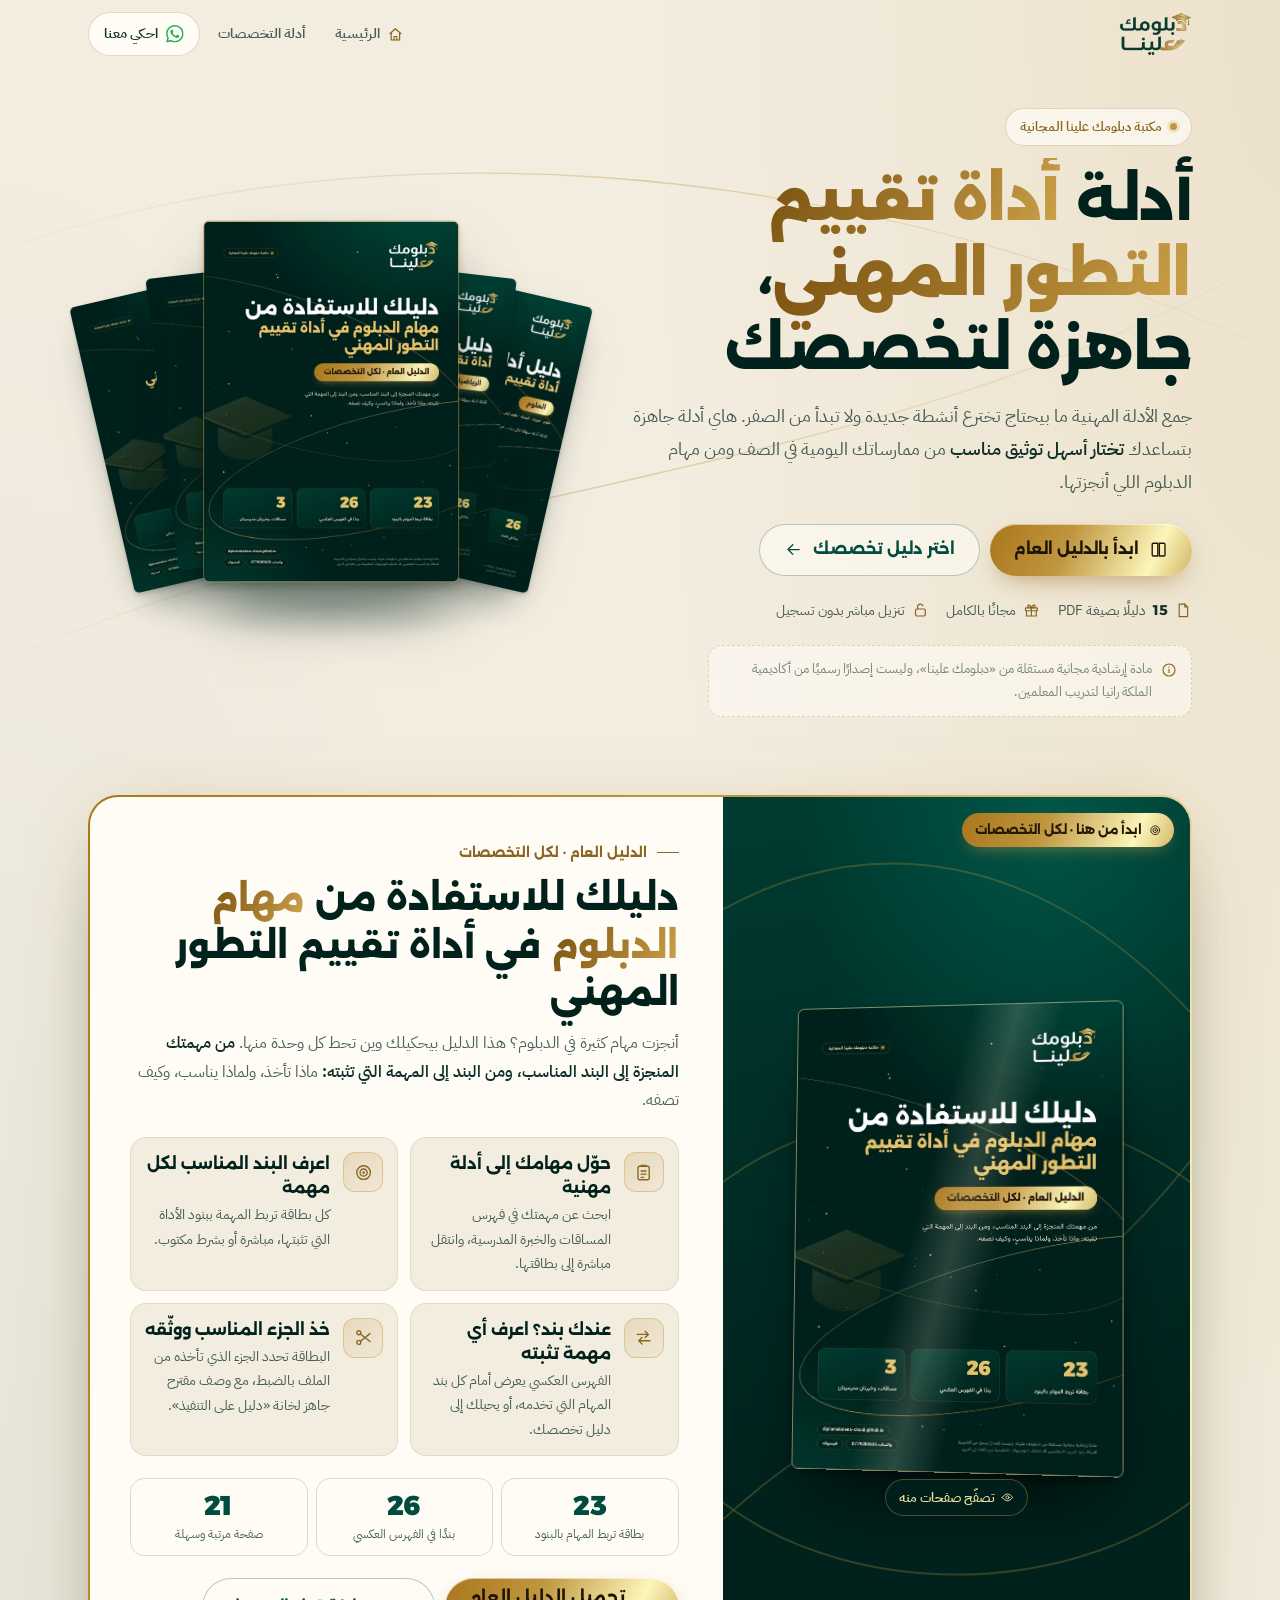
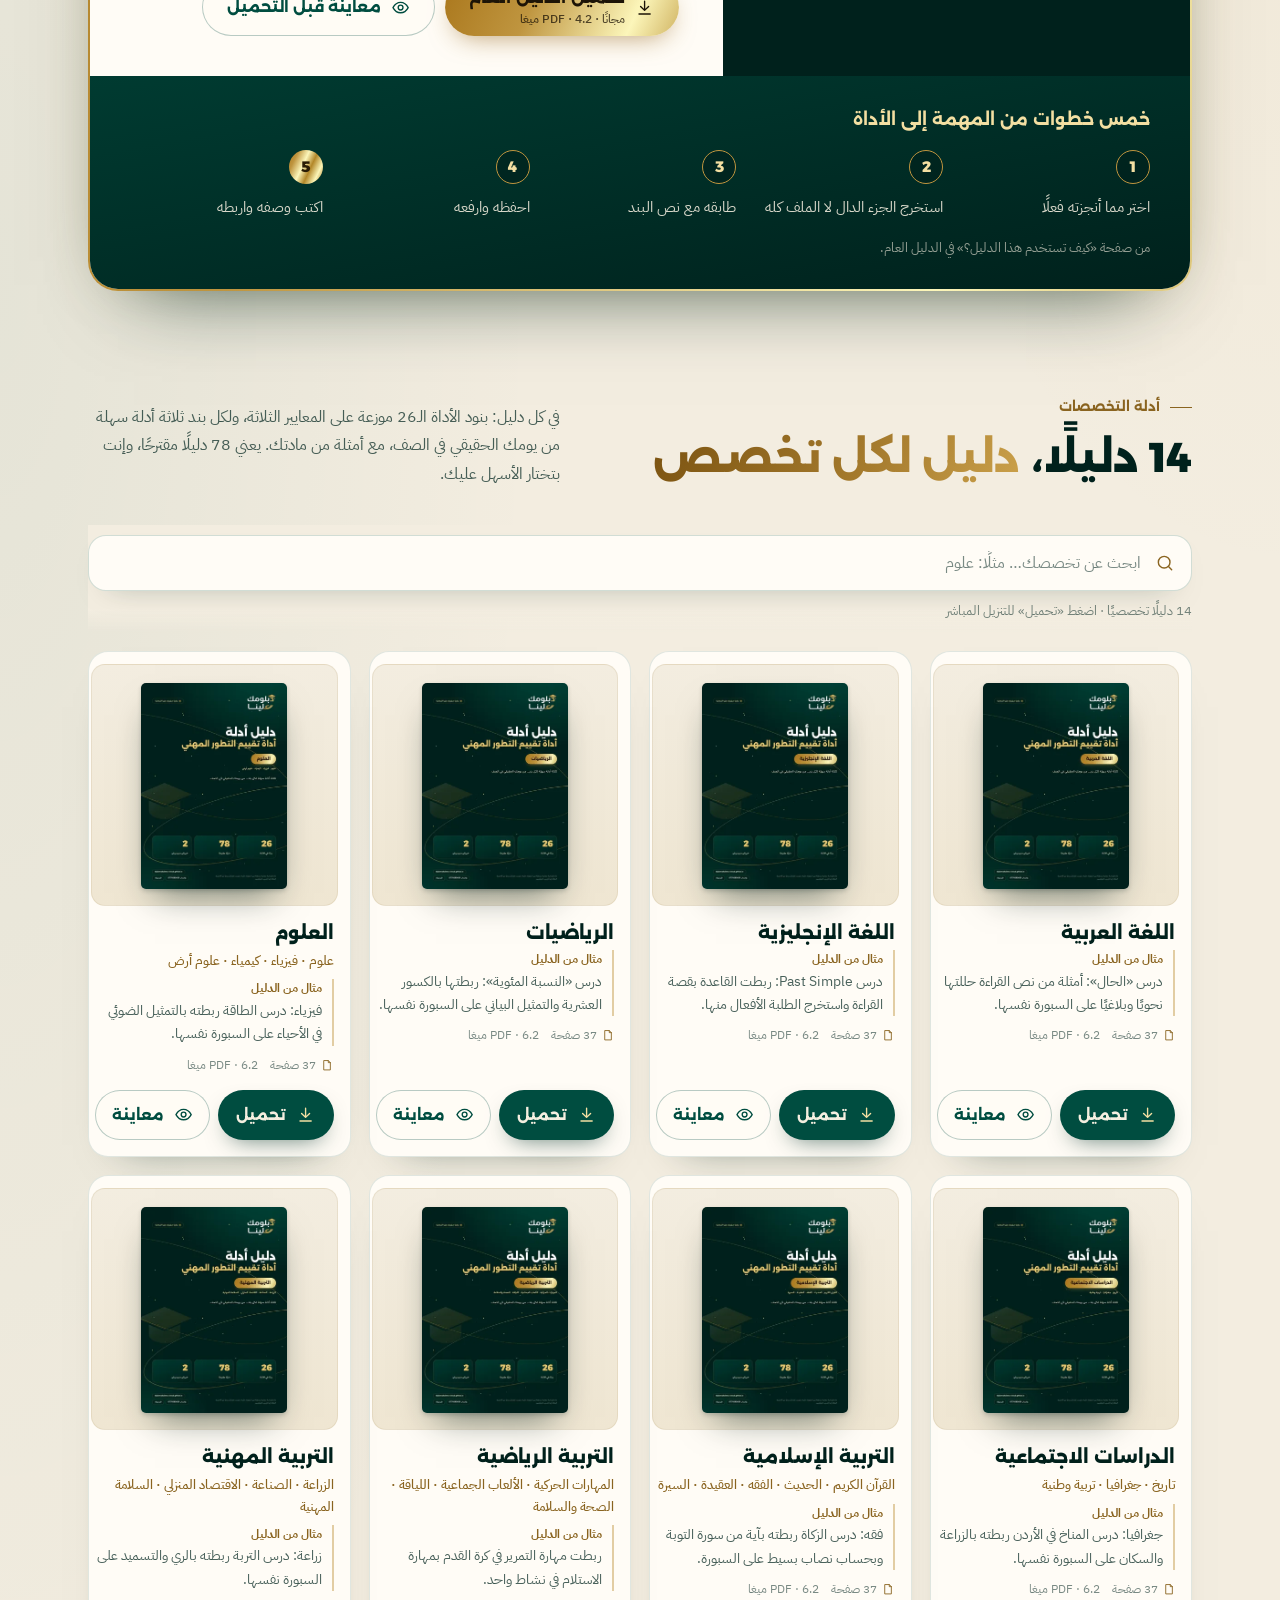
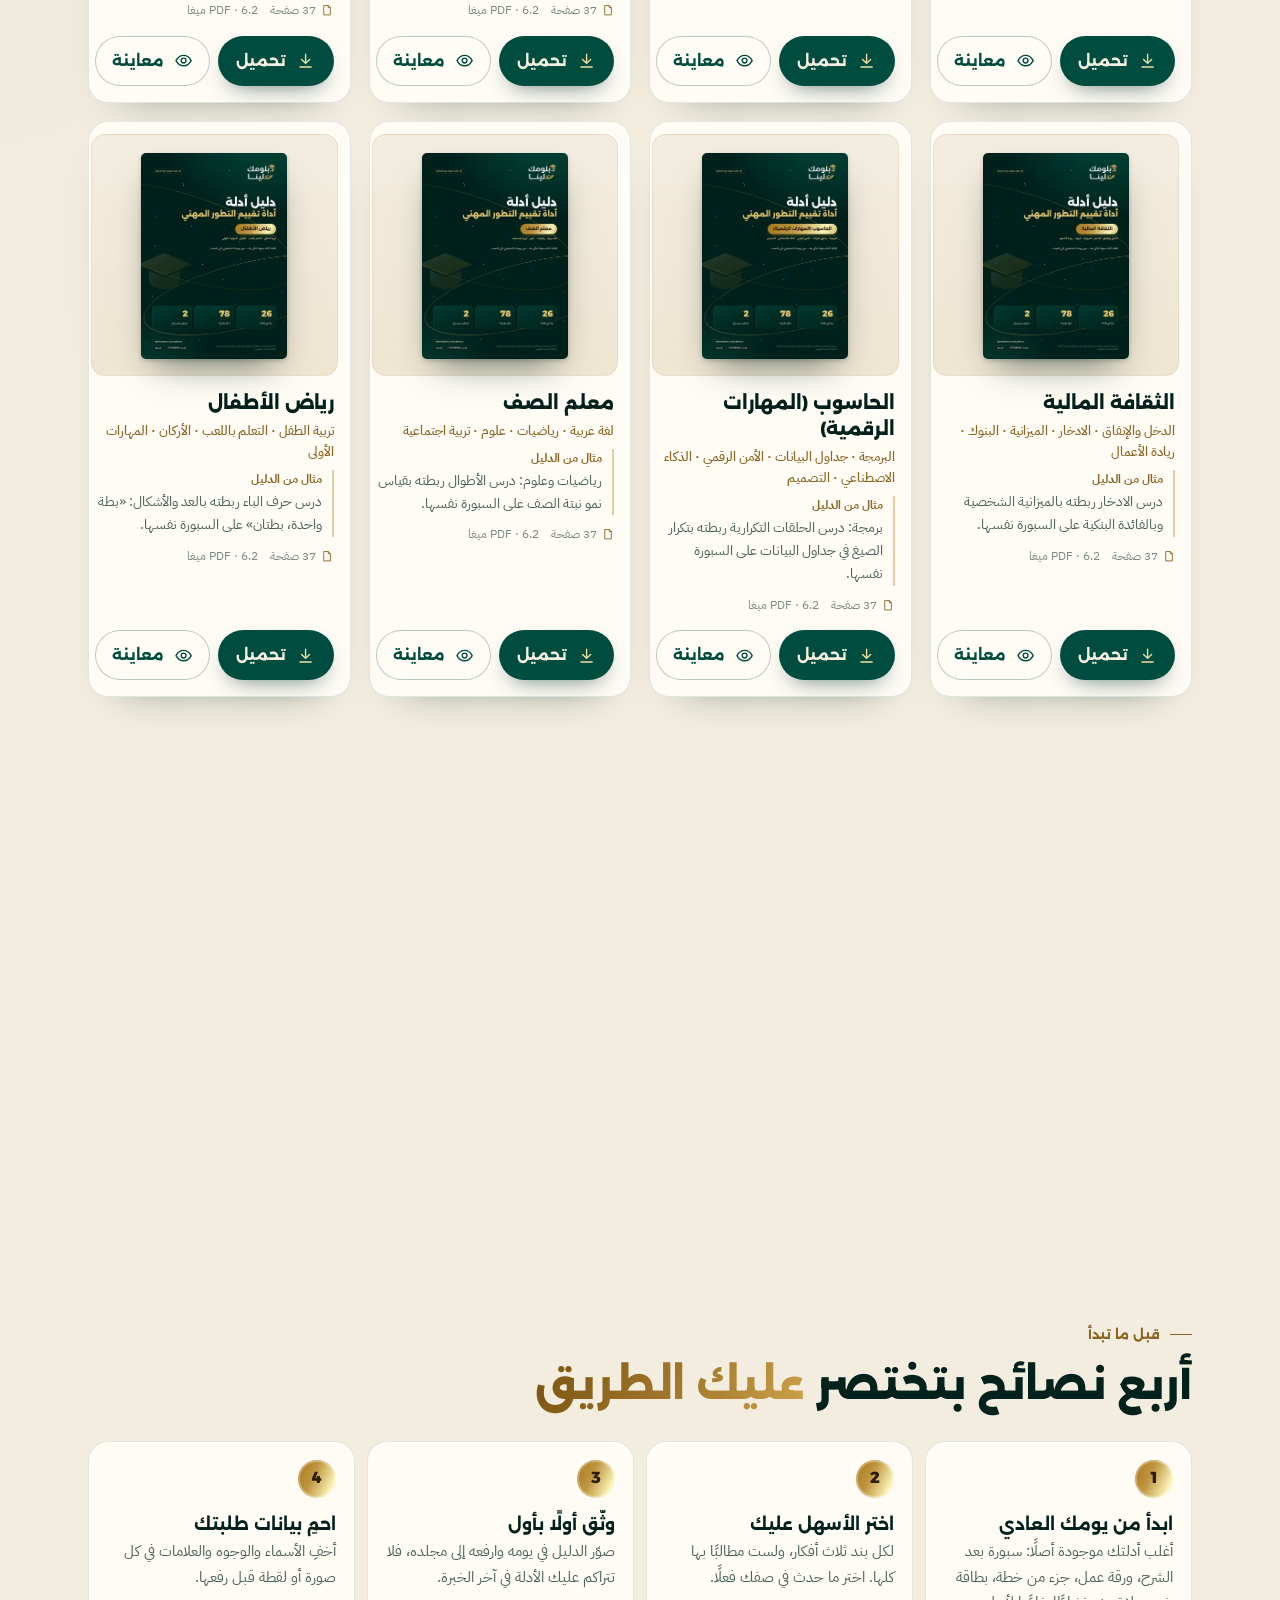
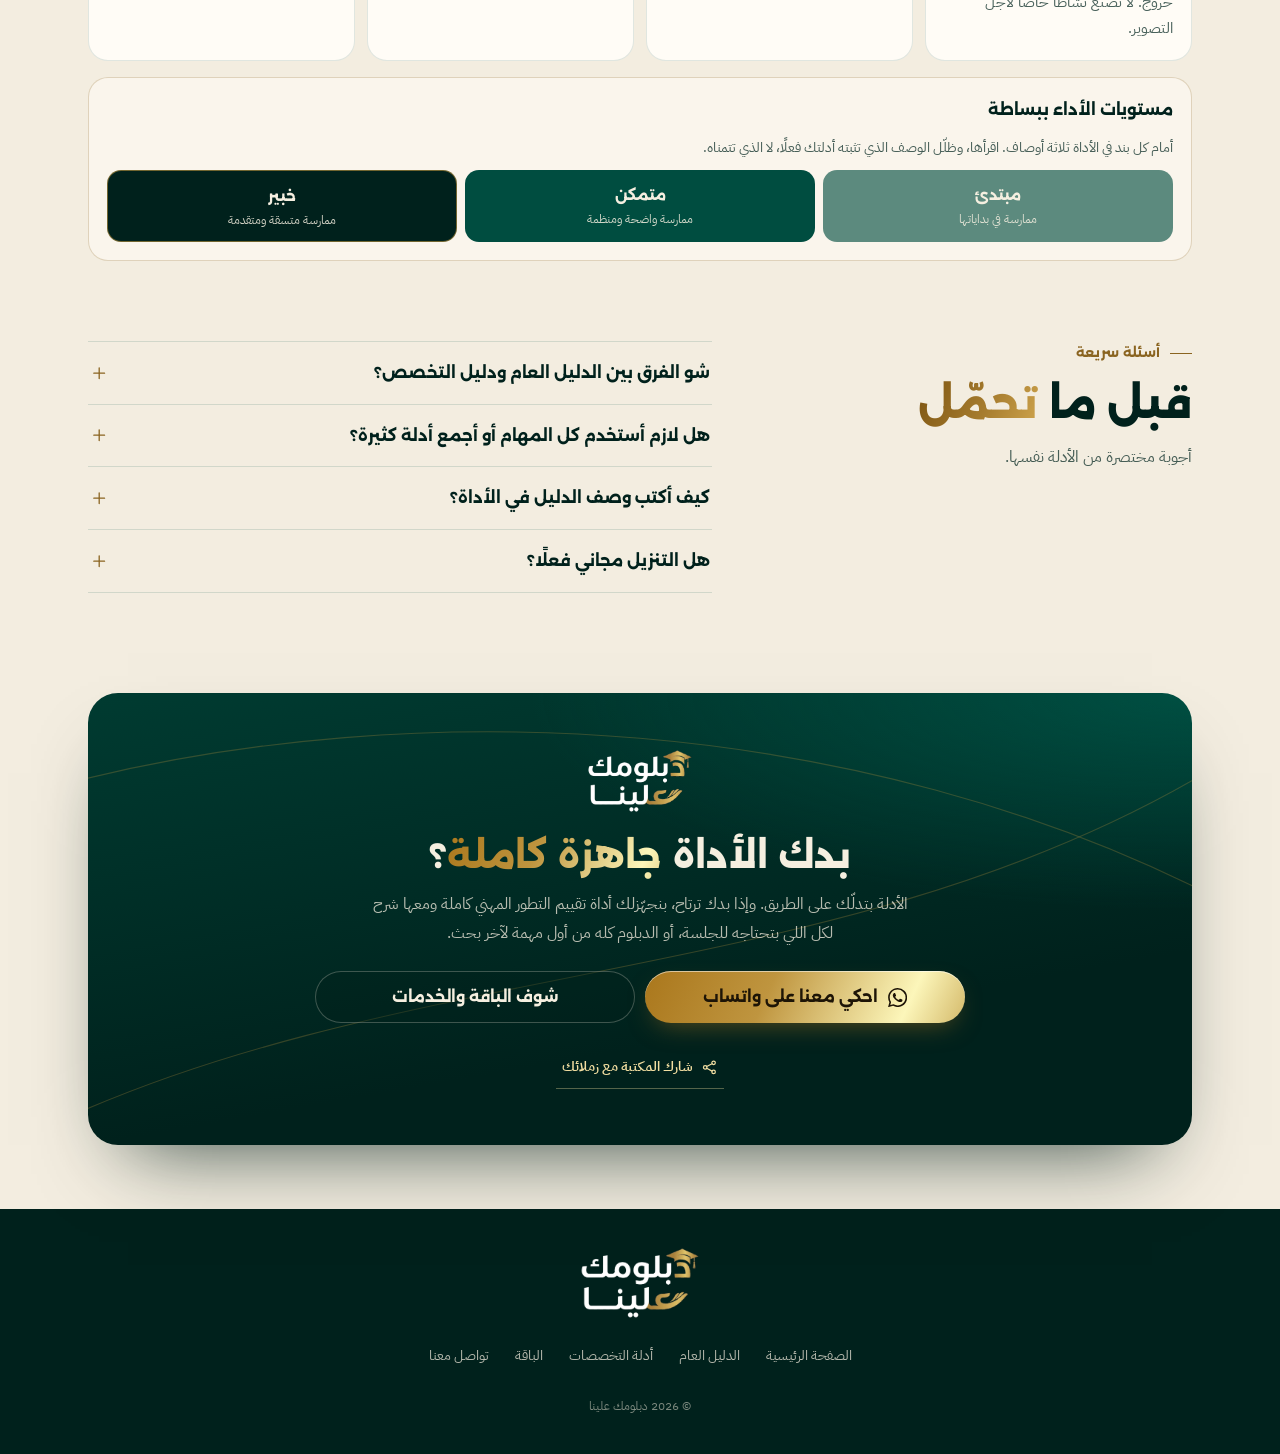
<file: library/index.html>
<!DOCTYPE html>
<html lang="ar" dir="rtl">
<head>
<meta charset="UTF-8">
<meta name="viewport" content="width=device-width, initial-scale=1.0, viewport-fit=cover">
<meta name="theme-color" content="#F3EDE0">
<title>أدلة أداة تقييم التطور المهني مجانًا لكل التخصصات | مكتبة دبلومك علينا</title>
<meta name="description" content="مكتبة مجانية: 14 دليلًا تخصصيًا لأداة تقييم التطور المهني، ودليل عام يربط مهام الدبلوم المهني ببنود الأداة. ثلاثة أدلة مقترحة لكل بند، وتنزيل PDF مباشر بدون تسجيل.">
<link rel="canonical" href="https://diplomakalena-cloud.github.io/library/">
<link rel="icon" href="/favicon.svg" type="image/svg+xml">
<link rel="apple-touch-icon" href="/apple-touch-icon.png">
<meta property="og:type" content="website">
<meta property="og:locale" content="ar_JO">
<meta property="og:site_name" content="دبلومك علينا">
<meta property="og:title" content="مكتبة مجانية: أدلة أداة تقييم التطور المهني لكل التخصصات">
<meta property="og:description" content="14 دليلًا تخصصيًا + دليل عام يربط مهام الدبلوم ببنود الأداة. تنزيل PDF مجاني ومباشر، بدون تسجيل.">
<meta property="og:url" content="https://diplomakalena-cloud.github.io/library/">
<meta property="og:image" content="https://diplomakalena-cloud.github.io/library/assets/og-library.jpg">
<meta property="og:image:width" content="1200">
<meta property="og:image:height" content="630">
<meta property="og:image:alt" content="أغلفة أدلة مكتبة دبلومك علينا المجانية لأداة تقييم التطور المهني">
<meta name="twitter:card" content="summary_large_image">
<link rel="preconnect" href="https://fonts.googleapis.com">
<link rel="preconnect" href="https://fonts.gstatic.com" crossorigin>
<link href="https://fonts.googleapis.com/css2?family=Alexandria:wght@500;700;800;900&family=IBM+Plex+Sans+Arabic:wght@400;500;600;700&display=swap" rel="stylesheet">
<link rel="stylesheet" href="assets/library.css?v=20261106">
<script>document.documentElement.classList.add('js')</script>
<script type="application/ld+json">
{
 "@context": "https://schema.org",
 "@graph": [
  {
   "@type": "Organization",
   "@id": "https://diplomakalena-cloud.github.io/#org",
   "name": "دبلومك علينا",
   "url": "https://diplomakalena-cloud.github.io/",
   "logo": "https://diplomakalena-cloud.github.io/logo.webp"
  },
  {
   "@type": "CollectionPage",
   "@id": "https://diplomakalena-cloud.github.io/library/#page",
   "url": "https://diplomakalena-cloud.github.io/library/",
   "name": "أدلة أداة تقييم التطور المهني مجانًا لكل التخصصات",
   "inLanguage": "ar",
   "description": "مكتبة مجانية من دبلومك علينا: 14 دليلًا تخصصيًا ودليل عام يربط مهام الدبلوم المهني ببنود أداة تقييم التطور المهني.",
   "isPartOf": {
    "@type": "WebSite",
    "name": "دبلومك علينا",
    "url": "https://diplomakalena-cloud.github.io/"
   },
   "publisher": {
    "@id": "https://diplomakalena-cloud.github.io/#org"
   },
   "breadcrumb": {
    "@type": "BreadcrumbList",
    "itemListElement": [
     {
      "@type": "ListItem",
      "position": 1,
      "name": "دبلومك علينا",
      "item": "https://diplomakalena-cloud.github.io/"
     },
     {
      "@type": "ListItem",
      "position": 2,
      "name": "مكتبة الأدلة المجانية",
      "item": "https://diplomakalena-cloud.github.io/library/"
     }
    ]
   },
   "mainEntity": {
    "@type": "ItemList",
    "numberOfItems": 15,
    "itemListElement": [
     {
      "@type": "ListItem",
      "position": 1,
      "item": {
       "@type": "DigitalDocument",
       "name": "دليلك للاستفادة من مهام الدبلوم في أداة تقييم التطور المهني — الدليل العام",
       "description": "دليل عام لكل التخصصات يربط مهام الدبلوم المهني ببنود أداة تقييم التطور المهني: 23 بطاقة وفهرس عكسي لـ26 بندًا.",
       "url": "https://diplomakalena-cloud.github.io/library/pdfs/general-guide.pdf",
       "encodingFormat": "application/pdf",
       "inLanguage": "ar",
       "isAccessibleForFree": true,
       "numberOfPages": 21,
       "image": "https://diplomakalena-cloud.github.io/library/assets/covers/general-guide-640.webp",
       "publisher": {
        "@id": "https://diplomakalena-cloud.github.io/#org"
       }
      }
     },
     {
      "@type": "ListItem",
      "position": 2,
      "item": {
       "@type": "DigitalDocument",
       "name": "دليل أدلة أداة تقييم التطور المهني — اللغة العربية",
       "description": "ثلاثة أدلة ميدانية مقترحة لكل بند من بنود أداة تقييم التطور المهني الـ26 لمعلمي اللغة العربية.",
       "url": "https://diplomakalena-cloud.github.io/library/pdfs/arabic.pdf",
       "encodingFormat": "application/pdf",
       "inLanguage": "ar",
       "isAccessibleForFree": true,
       "numberOfPages": 37,
       "image": "https://diplomakalena-cloud.github.io/library/assets/covers/arabic-640.webp",
       "publisher": {
        "@id": "https://diplomakalena-cloud.github.io/#org"
       }
      }
     },
     {
      "@type": "ListItem",
      "position": 3,
      "item": {
       "@type": "DigitalDocument",
       "name": "دليل أدلة أداة تقييم التطور المهني — اللغة الإنجليزية",
       "description": "ثلاثة أدلة ميدانية مقترحة لكل بند من بنود أداة تقييم التطور المهني الـ26 لمعلمي اللغة الإنجليزية.",
       "url": "https://diplomakalena-cloud.github.io/library/pdfs/english.pdf",
       "encodingFormat": "application/pdf",
       "inLanguage": "ar",
       "isAccessibleForFree": true,
       "numberOfPages": 37,
       "image": "https://diplomakalena-cloud.github.io/library/assets/covers/english-640.webp",
       "publisher": {
        "@id": "https://diplomakalena-cloud.github.io/#org"
       }
      }
     },
     {
      "@type": "ListItem",
      "position": 4,
      "item": {
       "@type": "DigitalDocument",
       "name": "دليل أدلة أداة تقييم التطور المهني — الرياضيات",
       "description": "ثلاثة أدلة ميدانية مقترحة لكل بند من بنود أداة تقييم التطور المهني الـ26 لمعلمي الرياضيات.",
       "url": "https://diplomakalena-cloud.github.io/library/pdfs/math.pdf",
       "encodingFormat": "application/pdf",
       "inLanguage": "ar",
       "isAccessibleForFree": true,
       "numberOfPages": 37,
       "image": "https://diplomakalena-cloud.github.io/library/assets/covers/math-640.webp",
       "publisher": {
        "@id": "https://diplomakalena-cloud.github.io/#org"
       }
      }
     },
     {
      "@type": "ListItem",
      "position": 5,
      "item": {
       "@type": "DigitalDocument",
       "name": "دليل أدلة أداة تقييم التطور المهني — العلوم",
       "description": "ثلاثة أدلة ميدانية مقترحة لكل بند من بنود أداة تقييم التطور المهني الـ26 لمعلمي العلوم.",
       "url": "https://diplomakalena-cloud.github.io/library/pdfs/science.pdf",
       "encodingFormat": "application/pdf",
       "inLanguage": "ar",
       "isAccessibleForFree": true,
       "numberOfPages": 37,
       "image": "https://diplomakalena-cloud.github.io/library/assets/covers/science-640.webp",
       "publisher": {
        "@id": "https://diplomakalena-cloud.github.io/#org"
       }
      }
     },
     {
      "@type": "ListItem",
      "position": 6,
      "item": {
       "@type": "DigitalDocument",
       "name": "دليل أدلة أداة تقييم التطور المهني — الدراسات الاجتماعية",
       "description": "ثلاثة أدلة ميدانية مقترحة لكل بند من بنود أداة تقييم التطور المهني الـ26 لمعلمي الدراسات الاجتماعية.",
       "url": "https://diplomakalena-cloud.github.io/library/pdfs/social-studies.pdf",
       "encodingFormat": "application/pdf",
       "inLanguage": "ar",
       "isAccessibleForFree": true,
       "numberOfPages": 37,
       "image": "https://diplomakalena-cloud.github.io/library/assets/covers/social-studies-640.webp",
       "publisher": {
        "@id": "https://diplomakalena-cloud.github.io/#org"
       }
      }
     },
     {
      "@type": "ListItem",
      "position": 7,
      "item": {
       "@type": "DigitalDocument",
       "name": "دليل أدلة أداة تقييم التطور المهني — التربية الإسلامية",
       "description": "ثلاثة أدلة ميدانية مقترحة لكل بند من بنود أداة تقييم التطور المهني الـ26 لمعلمي التربية الإسلامية.",
       "url": "https://diplomakalena-cloud.github.io/library/pdfs/islamic-education.pdf",
       "encodingFormat": "application/pdf",
       "inLanguage": "ar",
       "isAccessibleForFree": true,
       "numberOfPages": 37,
       "image": "https://diplomakalena-cloud.github.io/library/assets/covers/islamic-education-640.webp",
       "publisher": {
        "@id": "https://diplomakalena-cloud.github.io/#org"
       }
      }
     },
     {
      "@type": "ListItem",
      "position": 8,
      "item": {
       "@type": "DigitalDocument",
       "name": "دليل أدلة أداة تقييم التطور المهني — التربية الرياضية",
       "description": "ثلاثة أدلة ميدانية مقترحة لكل بند من بنود أداة تقييم التطور المهني الـ26 لمعلمي التربية الرياضية.",
       "url": "https://diplomakalena-cloud.github.io/library/pdfs/physical-education.pdf",
       "encodingFormat": "application/pdf",
       "inLanguage": "ar",
       "isAccessibleForFree": true,
       "numberOfPages": 37,
       "image": "https://diplomakalena-cloud.github.io/library/assets/covers/physical-education-640.webp",
       "publisher": {
        "@id": "https://diplomakalena-cloud.github.io/#org"
       }
      }
     },
     {
      "@type": "ListItem",
      "position": 9,
      "item": {
       "@type": "DigitalDocument",
       "name": "دليل أدلة أداة تقييم التطور المهني — التربية المهنية",
       "description": "ثلاثة أدلة ميدانية مقترحة لكل بند من بنود أداة تقييم التطور المهني الـ26 لمعلمي التربية المهنية.",
       "url": "https://diplomakalena-cloud.github.io/library/pdfs/vocational-education.pdf",
       "encodingFormat": "application/pdf",
       "inLanguage": "ar",
       "isAccessibleForFree": true,
       "numberOfPages": 37,
       "image": "https://diplomakalena-cloud.github.io/library/assets/covers/vocational-education-640.webp",
       "publisher": {
        "@id": "https://diplomakalena-cloud.github.io/#org"
       }
      }
     },
     {
      "@type": "ListItem",
      "position": 10,
      "item": {
       "@type": "DigitalDocument",
       "name": "دليل أدلة أداة تقييم التطور المهني — الثقافة المالية",
       "description": "ثلاثة أدلة ميدانية مقترحة لكل بند من بنود أداة تقييم التطور المهني الـ26 لمعلمي الثقافة المالية.",
       "url": "https://diplomakalena-cloud.github.io/library/pdfs/financial-literacy.pdf",
       "encodingFormat": "application/pdf",
       "inLanguage": "ar",
       "isAccessibleForFree": true,
       "numberOfPages": 37,
       "image": "https://diplomakalena-cloud.github.io/library/assets/covers/financial-literacy-640.webp",
       "publisher": {
        "@id": "https://diplomakalena-cloud.github.io/#org"
       }
      }
     },
     {
      "@type": "ListItem",
      "position": 11,
      "item": {
       "@type": "DigitalDocument",
       "name": "دليل أدلة أداة تقييم التطور المهني — الحاسوب (المهارات الرقمية)",
       "description": "ثلاثة أدلة ميدانية مقترحة لكل بند من بنود أداة تقييم التطور المهني الـ26 لمعلمي الحاسوب (المهارات الرقمية).",
       "url": "https://diplomakalena-cloud.github.io/library/pdfs/computer-digital-skills.pdf",
       "encodingFormat": "application/pdf",
       "inLanguage": "ar",
       "isAccessibleForFree": true,
       "numberOfPages": 37,
       "image": "https://diplomakalena-cloud.github.io/library/assets/covers/computer-digital-skills-640.webp",
       "publisher": {
        "@id": "https://diplomakalena-cloud.github.io/#org"
       }
      }
     },
     {
      "@type": "ListItem",
      "position": 12,
      "item": {
       "@type": "DigitalDocument",
       "name": "دليل أدلة أداة تقييم التطور المهني — معلم الصف",
       "description": "ثلاثة أدلة ميدانية مقترحة لكل بند من بنود أداة تقييم التطور المهني الـ26 لمعلمي معلم الصف.",
       "url": "https://diplomakalena-cloud.github.io/library/pdfs/class-teacher.pdf",
       "encodingFormat": "application/pdf",
       "inLanguage": "ar",
       "isAccessibleForFree": true,
       "numberOfPages": 37,
       "image": "https://diplomakalena-cloud.github.io/library/assets/covers/class-teacher-640.webp",
       "publisher": {
        "@id": "https://diplomakalena-cloud.github.io/#org"
       }
      }
     },
     {
      "@type": "ListItem",
      "position": 13,
      "item": {
       "@type": "DigitalDocument",
       "name": "دليل أدلة أداة تقييم التطور المهني — رياض الأطفال",
       "description": "ثلاثة أدلة ميدانية مقترحة لكل بند من بنود أداة تقييم التطور المهني الـ26 لمعلمي رياض الأطفال.",
       "url": "https://diplomakalena-cloud.github.io/library/pdfs/kindergarten.pdf",
       "encodingFormat": "application/pdf",
       "inLanguage": "ar",
       "isAccessibleForFree": true,
       "numberOfPages": 37,
       "image": "https://diplomakalena-cloud.github.io/library/assets/covers/kindergarten-640.webp",
       "publisher": {
        "@id": "https://diplomakalena-cloud.github.io/#org"
       }
      }
     },
     {
      "@type": "ListItem",
      "position": 14,
      "item": {
       "@type": "DigitalDocument",
       "name": "دليل أدلة أداة تقييم التطور المهني — التربية الفنية",
       "description": "ثلاثة أدلة ميدانية مقترحة لكل بند من بنود أداة تقييم التطور المهني الـ26 لمعلمي التربية الفنية.",
       "url": "https://diplomakalena-cloud.github.io/library/pdfs/art-education.pdf",
       "encodingFormat": "application/pdf",
       "inLanguage": "ar",
       "isAccessibleForFree": true,
       "numberOfPages": 37,
       "image": "https://diplomakalena-cloud.github.io/library/assets/covers/art-education-640.webp",
       "publisher": {
        "@id": "https://diplomakalena-cloud.github.io/#org"
       }
      }
     },
     {
      "@type": "ListItem",
      "position": 15,
      "item": {
       "@type": "DigitalDocument",
       "name": "دليل أدلة أداة تقييم التطور المهني — الإرشاد التربوي",
       "description": "ثلاثة أدلة ميدانية مقترحة لكل بند من بنود أداة تقييم التطور المهني الـ26 لمعلمي الإرشاد التربوي.",
       "url": "https://diplomakalena-cloud.github.io/library/pdfs/educational-counseling.pdf",
       "encodingFormat": "application/pdf",
       "inLanguage": "ar",
       "isAccessibleForFree": true,
       "numberOfPages": 37,
       "image": "https://diplomakalena-cloud.github.io/library/assets/covers/educational-counseling-640.webp",
       "publisher": {
        "@id": "https://diplomakalena-cloud.github.io/#org"
       }
      }
     }
    ]
   }
  }
 ]
}
</script>
</head>
<body>
<a class="skip" href="#shelf">تخطَّ إلى أدلة التخصصات</a>

<svg width="0" height="0" style="position:absolute" aria-hidden="true">
  <defs><linearGradient id="orbitGrad" x1="0" x2="1"><stop offset="0" stop-color="#BF953F" stop-opacity="0"/><stop offset=".5" stop-color="#BF953F" stop-opacity=".7"/><stop offset="1" stop-color="#BF953F" stop-opacity="0"/></linearGradient></defs>
  <symbol id="i-dl" viewBox="0 0 24 24"><path d="M12 4v11M7 10.5l5 5 5-5M5 20h14"/></symbol>
  <symbol id="i-eye" viewBox="0 0 24 24"><path d="M2.5 12S6 5.5 12 5.5 21.5 12 21.5 12 18 18.5 12 18.5 2.5 12 2.5 12z"/><circle cx="12" cy="12" r="3"/></symbol>
  <symbol id="i-search" viewBox="0 0 24 24"><circle cx="11" cy="11" r="7"/><path d="m20 20-3.5-3.5"/></symbol>
  <symbol id="i-x" viewBox="0 0 24 24"><path d="M6 6l12 12M18 6 6 18"/></symbol>
  <symbol id="i-arrow" viewBox="0 0 24 24"><path d="M19 12H5M11 6l-6 6 6 6"/></symbol>
  <symbol id="i-arrow-r" viewBox="0 0 24 24"><path d="M5 12h14M13 6l6 6-6 6"/></symbol>
  <symbol id="i-home" viewBox="0 0 24 24"><path d="M4 11 12 4l8 7"/><path d="M6 9.5V20h12V9.5"/><path d="M10 20v-5h4v5"/></symbol>
  <symbol id="i-book" viewBox="0 0 24 24"><path d="M4 5.5A1.5 1.5 0 0 1 5.5 4H11v16H5.5A1.5 1.5 0 0 1 4 18.5z"/><path d="M20 5.5A1.5 1.5 0 0 0 18.5 4H13v16h5.5a1.5 1.5 0 0 0 1.5-1.5z"/></symbol>
  <symbol id="i-gift" viewBox="0 0 24 24"><rect x="3.5" y="8.5" width="17" height="4" rx="1"/><path d="M5 12.5V20h14v-7.5M12 8.5V20M12 8.5S10.5 4 8 4.5 7 8.5 12 8.5zm0 0s1.5-4.5 4-4 1 4-4 4z"/></symbol>
  <symbol id="i-lock-open" viewBox="0 0 24 24"><rect x="5" y="10" width="14" height="10" rx="2"/><path d="M8 10V7a4 4 0 0 1 7.6-1.7"/></symbol>
  <symbol id="i-info" viewBox="0 0 24 24"><circle cx="12" cy="12" r="9"/><path d="M12 11v5M12 7.6v.1"/></symbol>
  <symbol id="i-file" viewBox="0 0 24 24"><path d="M6 3h8l4 4v14H6z"/><path d="M14 3v4h4"/></symbol>
  <symbol id="i-tasks" viewBox="0 0 24 24"><rect x="5" y="4" width="14" height="17" rx="2"/><path d="M9 4V3h6v1M9 10h6M9 14h6M9 18h3"/></symbol>
  <symbol id="i-target" viewBox="0 0 24 24"><circle cx="12" cy="12" r="8.5"/><circle cx="12" cy="12" r="4.5"/><circle cx="12" cy="12" r=".8"/></symbol>
  <symbol id="i-swap" viewBox="0 0 24 24"><path d="M4 8h14M14 4l4 4-4 4M20 16H6M10 12l-4 4 4 4"/></symbol>
  <symbol id="i-scissors" viewBox="0 0 24 24"><circle cx="6" cy="6" r="2.5"/><circle cx="6" cy="18" r="2.5"/><path d="M8 7.5 20 17M8 16.5 20 7"/></symbol>
  <symbol id="i-plus" viewBox="0 0 24 24"><path d="M12 5v14M5 12h14"/></symbol>
  <symbol id="i-share" viewBox="0 0 24 24"><circle cx="18" cy="5.5" r="2.5"/><circle cx="6" cy="12" r="2.5"/><circle cx="18" cy="18.5" r="2.5"/><path d="m8.2 10.8 7.6-4.1M8.2 13.2l7.6 4.1"/></symbol>
  <symbol id="i-ext" viewBox="0 0 24 24"><path d="M14 4h6v6M20 4l-9 9M18 14v5a1 1 0 0 1-1 1H5a1 1 0 0 1-1-1V7a1 1 0 0 1 1-1h5"/></symbol>
  <symbol id="i-wa" viewBox="0 0 24 24"><path d="M17.47 14.38c-.3-.15-1.76-.87-2.03-.97-.27-.1-.47-.15-.67.15-.2.3-.77.97-.94 1.16-.17.2-.35.22-.64.07-.3-.15-1.26-.46-2.39-1.47-.88-.79-1.48-1.76-1.65-2.06-.17-.3-.02-.46.13-.6.13-.14.3-.35.45-.52.15-.18.2-.3.3-.5.1-.2.05-.38-.02-.53-.08-.15-.67-1.62-.92-2.22-.24-.58-.49-.5-.67-.51h-.57c-.2 0-.52.07-.8.37-.27.3-1.04 1.02-1.04 2.48 0 1.46 1.07 2.88 1.21 3.07.15.2 2.1 3.2 5.08 4.49.71.3 1.27.49 1.7.63.72.23 1.37.2 1.88.12.58-.09 1.76-.72 2-1.41.25-.7.25-1.29.18-1.41-.08-.13-.27-.2-.57-.35M12.05 21.79h-.01a9.9 9.9 0 0 1-5.03-1.38l-.36-.21-3.74.98 1-3.65-.24-.37a9.86 9.86 0 0 1-1.51-5.26c0-5.45 4.44-9.88 9.89-9.88a9.82 9.82 0 0 1 6.99 2.9 9.82 9.82 0 0 1 2.89 6.99c0 5.45-4.44 9.88-9.88 9.88m8.41-18.3A11.81 11.81 0 0 0 12.05 0C5.5 0 .16 5.34.16 11.89c0 2.1.55 4.14 1.59 5.95L.06 24l6.3-1.65a11.88 11.88 0 0 0 5.68 1.45h.01c6.55 0 11.89-5.34 11.89-11.89 0-3.18-1.24-6.17-3.48-8.41"/></symbol>
</svg>

<header class="top">
  <div class="wrap">
    <a class="brand" href="/" aria-label="دبلومك علينا — الصفحة الرئيسية"><img src="assets/logo-dark.webp" width="480" height="288" alt="دبلومك علينا"></a>
    <nav class="top-nav" aria-label="روابط الموقع">
      <a class="top-link" href="/"><svg class="i" aria-hidden="true"><use href="#i-home"/></svg><span>الرئيسية</span></a>
      <a class="top-link hide-sm" href="#shelf">أدلة التخصصات</a>
      <a class="top-wa" href="https://wa.me/962779283635" target="_blank" rel="noopener"><svg class="i" aria-hidden="true"><use href="#i-wa"/></svg>احكي معنا</a>
    </nav>
  </div>
</header>

<main id="main">

  <!-- ============ HERO ============ -->
  <section class="hero" aria-labelledby="pageTitle">
    <svg class="orbits" viewBox="0 0 1200 600" preserveAspectRatio="none" aria-hidden="true">
      <path d="M-50 170 C 300 40, 800 60, 1250 260"/><path d="M-60 520 C 380 330, 860 360, 1260 120"/>
    </svg>
    <div class="wrap hero-grid">
      <div>
        <div class="eyebrow rv"><span class="dot"></span>مكتبة دبلومك علينا المجانية</div>
        <h1 class="rv" id="pageTitle">أدلة <span class="foil">أداة تقييم التطور المهني</span>، جاهزة لتخصصك</h1>
        <p class="lead rv">جمع الأدلة المهنية ما بيحتاج تخترع أنشطة جديدة ولا تبدأ من الصفر. هاي أدلة جاهزة بتساعدك <b>تختار أسهل توثيق مناسب</b> من ممارساتك اليومية في الصف ومن مهام الدبلوم اللي أنجزتها.</p>
        <div class="hero-act rv">
          <a class="btn btn-gold" href="#general"><svg class="i" aria-hidden="true"><use href="#i-book"/></svg>ابدأ بالدليل العام</a>
          <a class="btn btn-line" href="#shelf">اختر دليل تخصصك<svg class="i" aria-hidden="true"><use href="#i-arrow"/></svg></a>
        </div>
        <ul class="ribbon rv">
          <li><svg class="i" aria-hidden="true"><use href="#i-file"/></svg><b>15</b> دليلًا بصيغة PDF</li>
          <li><svg class="i" aria-hidden="true"><use href="#i-gift"/></svg>مجانًا بالكامل</li>
          <li><svg class="i" aria-hidden="true"><use href="#i-lock-open"/></svg>تنزيل مباشر بدون تسجيل</li>
        </ul>
        <nav class="chips rv" aria-label="انتقل مباشرة إلى دليل تخصصك">
          <div class="chips-label">تخصصك؟</div>
          <div class="chips-row">
            <a class="chip" href="#arabic">اللغة العربية</a>
            <a class="chip" href="#english">اللغة الإنجليزية</a>
            <a class="chip" href="#math">الرياضيات</a>
            <a class="chip" href="#science">العلوم</a>
            <a class="chip" href="#social-studies">الدراسات الاجتماعية</a>
            <a class="chip" href="#islamic-education">التربية الإسلامية</a>
            <a class="chip" href="#physical-education">التربية الرياضية</a>
            <a class="chip" href="#vocational-education">التربية المهنية</a>
            <a class="chip" href="#financial-literacy">الثقافة المالية</a>
            <a class="chip" href="#computer-digital-skills">الحاسوب</a>
            <a class="chip" href="#class-teacher">معلم الصف</a>
            <a class="chip" href="#kindergarten">رياض الأطفال</a>
            <a class="chip" href="#art-education">التربية الفنية</a>
            <a class="chip" href="#educational-counseling">الإرشاد التربوي</a>
          </div>
        </nav>
        <p class="note rv"><svg class="i" aria-hidden="true"><use href="#i-info"/></svg><span>مادة إرشادية مجانية مستقلة من «دبلومك علينا»، وليست إصدارًا رسميًا من أكاديمية الملكة رانيا لتدريب المعلمين.</span></p>
      </div>
      <div class="fan" aria-hidden="true">
        <img src="assets/covers/islamic-education-320.webp" width="320" height="453" alt="">
        <img src="assets/covers/science-320.webp" width="320" height="453" alt="">
        <img src="assets/covers/arabic-320.webp" width="320" height="453" alt="">
        <img src="assets/covers/math-320.webp" width="320" height="453" alt="">
        <img src="assets/covers/general-guide-640.webp" width="640" height="906" alt="" fetchpriority="high">
      </div>
    </div>
  </section>

  <!-- ============ GENERAL GUIDE ============ -->
  <section class="general" id="general" aria-labelledby="gTitle">
    <div class="wrap">
      <div class="g-frame rv">
        <div class="g-in" id="general-guide" data-slug="general-guide" data-title="دليلك للاستفادة من مهام الدبلوم في أداة تقييم التطور المهني" data-pages="1,2,4,6,18" data-total="21" data-file="pdfs/general-guide.pdf" data-dl="الدليل العام - دليلك للاستفادة من مهام الدبلوم في أداة تقييم التطور المهني - دبلومك علينا.pdf">
          <div class="g-grid">
            <div class="g-visual">
              <svg class="orb" viewBox="0 0 400 500" preserveAspectRatio="none" aria-hidden="true"><path d="M-20 120 C 120 40, 300 60, 430 200"/><path d="M-30 430 C 120 300, 280 330, 430 150"/><ellipse cx="200" cy="300" rx="230" ry="110"/></svg>
              <span class="g-badge"><svg class="i" aria-hidden="true"><use href="#i-target"/></svg>ابدأ من هنا · لكل التخصصات</span>
              <button class="g-book" type="button" data-preview aria-label="معاينة صفحات من الدليل العام">
                <img src="assets/covers/general-guide-640.webp" srcset="assets/covers/general-guide-640.webp 640w, assets/covers/general-guide-960.webp 960w" sizes="(min-width: 900px) 330px, 64vw" width="640" height="906" alt="غلاف الدليل العام: دليلك للاستفادة من مهام الدبلوم في أداة تقييم التطور المهني" decoding="async">
                <span class="peek"><svg class="i" aria-hidden="true"><use href="#i-eye"/></svg>تصفّح صفحات منه</span>
              </button>
            </div>
            <div class="g-copy">
              <div class="kicker">الدليل العام · لكل التخصصات</div>
              <h2 class="h2" id="gTitle">دليلك للاستفادة من <span class="foil">مهام الدبلوم</span> في أداة تقييم التطور المهني</h2>
              <p class="g-lead">أنجزت مهام كثيرة في الدبلوم؟ هذا الدليل بيحكيلك وين تحط كل وحدة منها. <b>من مهمتك المنجزة إلى البند المناسب، ومن البند إلى المهمة التي تثبته:</b> ماذا تأخذ، ولماذا يناسب، وكيف تصفه.</p>
              <ul class="g-points">
                <li><span class="ic"><svg class="i" aria-hidden="true"><use href="#i-tasks"/></svg></span><div><h3>حوّل مهامك إلى أدلة مهنية</h3><p>ابحث عن مهمتك في فهرس المساقات والخبرة المدرسية، وانتقل مباشرة إلى بطاقتها.</p></div></li>
                <li><span class="ic"><svg class="i" aria-hidden="true"><use href="#i-target"/></svg></span><div><h3>اعرف البند المناسب لكل مهمة</h3><p>كل بطاقة تربط المهمة ببنود الأداة التي تثبتها، مباشرة أو بشرط مكتوب.</p></div></li>
                <li><span class="ic"><svg class="i" aria-hidden="true"><use href="#i-swap"/></svg></span><div><h3>عندك بند؟ اعرف أي مهمة تثبته</h3><p>الفهرس العكسي يعرض أمام كل بند المهام التي تخدمه، أو يحيلك إلى دليل تخصصك.</p></div></li>
                <li><span class="ic"><svg class="i" aria-hidden="true"><use href="#i-scissors"/></svg></span><div><h3>خذ الجزء المناسب ووثّقه</h3><p>البطاقة تحدد الجزء الذي تأخذه من الملف بالضبط، مع وصف مقترح جاهز لخانة «دليل على التنفيذ».</p></div></li>
              </ul>
              <div class="g-stats">
                <div><b>23</b><span>بطاقة تربط المهام بالبنود</span></div>
                <div><b>26</b><span>بندًا في الفهرس العكسي</span></div>
                <div><b>21</b><span>صفحة مرتبة وسهلة</span></div>
              </div>
              <div class="g-act">
                <a class="btn btn-gold" href="pdfs/general-guide.pdf" download="الدليل العام - دليلك للاستفادة من مهام الدبلوم في أداة تقييم التطور المهني - دبلومك علينا.pdf" data-dl-link><svg class="i" aria-hidden="true"><use href="#i-dl"/></svg><span class="two">تحميل الدليل العام<small>مجانًا · PDF · 4.2 ميغا</small></span></a>
                <button class="btn btn-line" type="button" data-preview><svg class="i" aria-hidden="true"><use href="#i-eye"/></svg>معاينة قبل التحميل</button>
              </div>
            </div>
          </div>
          <div class="g-steps">
            <h3>خمس خطوات من المهمة إلى الأداة</h3>
            <ol>
              <li>اختر مما أنجزته فعلًا</li>
              <li>استخرج الجزء الدال لا الملف كله</li>
              <li>طابقه مع نص البند</li>
              <li>احفظه وارفعه</li>
              <li>اكتب وصفه واربطه</li>
            </ol>
            <small>من صفحة «كيف تستخدم هذا الدليل؟» في الدليل العام.</small>
          </div>
        </div>
      </div>
    </div>
  </section>

  <!-- ============ SPECIALTY SHELF ============ -->
  <section class="block" id="shelf" aria-labelledby="shelfTitle">
    <div class="wrap">
      <div class="head split rv">
        <div class="kicker">أدلة التخصصات</div>
        <h2 class="h2" id="shelfTitle">14 دليلًا، <span class="foil">دليل لكل تخصص</span></h2>
        <p class="sub">في كل دليل: بنود الأداة الـ26 موزعة على المعايير الثلاثة، ولكل بند ثلاثة أدلة سهلة من يومك الحقيقي في الصف، مع أمثلة من مادتك. يعني 78 دليلًا مقترحًا، وإنت بتختار الأسهل عليك.</p>
      </div>

      <div class="finder" role="search">
        <label class="sr" for="q">ابحث عن تخصصك</label>
        <div class="search">
          <svg class="i s" aria-hidden="true"><use href="#i-search"/></svg>
          <input id="q" type="search" inputmode="search" autocomplete="off" enterkeyhint="search" placeholder="ابحث عن تخصصك… مثلًا: علوم">
          <button class="clear" type="button" id="qClear" aria-label="مسح البحث"><svg class="i" aria-hidden="true"><use href="#i-x"/></svg></button>
        </div>
        <p class="count" id="count" aria-live="polite"></p>
      </div>

      <ul class="shelf" id="shelfList">
        <li class="guide rv" id="arabic" data-slug="arabic" data-title="دليل أدلة أداة تقييم التطور المهني — اللغة العربية" data-pages="1,2,5,9" data-total="37" data-file="pdfs/arabic.pdf" data-dl="دليل أداة تقييم التطور المهني - اللغة العربية - دبلومك علينا.pdf" data-k="اللغة العربية اللغة العربية عربي عربيه لغتي لغه عربيه نحو قراءة arabic ">
          <button class="cover" type="button" data-preview aria-label="معاينة صفحات من دليل اللغة العربية">
            <img src="assets/covers/arabic-320.webp" srcset="assets/covers/arabic-320.webp 320w, assets/covers/arabic-640.webp 640w" sizes="(min-width: 560px) 220px, 96px" width="320" height="453" loading="lazy" decoding="async" alt="غلاف دليل اللغة العربية">
            <span class="peek"><svg class="i" aria-hidden="true"><use href="#i-eye"/></svg>معاينة</span>
          </button>
          <div class="g-body">
            <h3>اللغة العربية</h3>
            <p class="ex"><span>مثال من الدليل</span>درس «الحال»: أمثلة من نص القراءة حللتها نحويًا وبلاغيًا على السبورة نفسها.</p>
            <p class="meta"><span><svg class="i" aria-hidden="true"><use href="#i-file"/></svg>37 صفحة</span><span>PDF · 6.2 ميغا</span></p>
          </div>
          <div class="g-actn">
            <a class="btn btn-green" href="pdfs/arabic.pdf" download="دليل أداة تقييم التطور المهني - اللغة العربية - دبلومك علينا.pdf" data-dl-link aria-label="تحميل دليل اللغة العربية، ملف PDF بحجم 6.2 ميغا"><svg class="i" aria-hidden="true"><use href="#i-dl"/></svg>تحميل</a>
            <button class="btn btn-line" type="button" data-preview aria-label="معاينة دليل اللغة العربية"><svg class="i" aria-hidden="true"><use href="#i-eye"/></svg>معاينة</button>
          </div>
        </li>
        <li class="guide rv" id="english" data-slug="english" data-title="دليل أدلة أداة تقييم التطور المهني — اللغة الإنجليزية" data-pages="1,2,5,9" data-total="37" data-file="pdfs/english.pdf" data-dl="دليل أداة تقييم التطور المهني - اللغة الإنجليزية - دبلومك علينا.pdf" data-k="اللغة الإنجليزية اللغة الإنجليزية انجليزي انكليزي انجلش english انقلش ">
          <button class="cover" type="button" data-preview aria-label="معاينة صفحات من دليل اللغة الإنجليزية">
            <img src="assets/covers/english-320.webp" srcset="assets/covers/english-320.webp 320w, assets/covers/english-640.webp 640w" sizes="(min-width: 560px) 220px, 96px" width="320" height="453" loading="lazy" decoding="async" alt="غلاف دليل اللغة الإنجليزية">
            <span class="peek"><svg class="i" aria-hidden="true"><use href="#i-eye"/></svg>معاينة</span>
          </button>
          <div class="g-body">
            <h3>اللغة الإنجليزية</h3>
            <p class="ex"><span>مثال من الدليل</span>درس Past Simple: ربطت القاعدة بقصة القراءة واستخرج الطلبة الأفعال منها.</p>
            <p class="meta"><span><svg class="i" aria-hidden="true"><use href="#i-file"/></svg>37 صفحة</span><span>PDF · 6.2 ميغا</span></p>
          </div>
          <div class="g-actn">
            <a class="btn btn-green" href="pdfs/english.pdf" download="دليل أداة تقييم التطور المهني - اللغة الإنجليزية - دبلومك علينا.pdf" data-dl-link aria-label="تحميل دليل اللغة الإنجليزية، ملف PDF بحجم 6.2 ميغا"><svg class="i" aria-hidden="true"><use href="#i-dl"/></svg>تحميل</a>
            <button class="btn btn-line" type="button" data-preview aria-label="معاينة دليل اللغة الإنجليزية"><svg class="i" aria-hidden="true"><use href="#i-eye"/></svg>معاينة</button>
          </div>
        </li>
        <li class="guide rv" id="math" data-slug="math" data-title="دليل أدلة أداة تقييم التطور المهني — الرياضيات" data-pages="1,2,5,9" data-total="37" data-file="pdfs/math.pdf" data-dl="دليل أداة تقييم التطور المهني - الرياضيات - دبلومك علينا.pdf" data-k="الرياضيات الرياضيات رياضيات رياضة حساب math maths ">
          <button class="cover" type="button" data-preview aria-label="معاينة صفحات من دليل الرياضيات">
            <img src="assets/covers/math-320.webp" srcset="assets/covers/math-320.webp 320w, assets/covers/math-640.webp 640w" sizes="(min-width: 560px) 220px, 96px" width="320" height="453" loading="lazy" decoding="async" alt="غلاف دليل الرياضيات">
            <span class="peek"><svg class="i" aria-hidden="true"><use href="#i-eye"/></svg>معاينة</span>
          </button>
          <div class="g-body">
            <h3>الرياضيات</h3>
            <p class="ex"><span>مثال من الدليل</span>درس «النسبة المئوية»: ربطتها بالكسور العشرية والتمثيل البياني على السبورة نفسها.</p>
            <p class="meta"><span><svg class="i" aria-hidden="true"><use href="#i-file"/></svg>37 صفحة</span><span>PDF · 6.2 ميغا</span></p>
          </div>
          <div class="g-actn">
            <a class="btn btn-green" href="pdfs/math.pdf" download="دليل أداة تقييم التطور المهني - الرياضيات - دبلومك علينا.pdf" data-dl-link aria-label="تحميل دليل الرياضيات، ملف PDF بحجم 6.2 ميغا"><svg class="i" aria-hidden="true"><use href="#i-dl"/></svg>تحميل</a>
            <button class="btn btn-line" type="button" data-preview aria-label="معاينة دليل الرياضيات"><svg class="i" aria-hidden="true"><use href="#i-eye"/></svg>معاينة</button>
          </div>
        </li>
        <li class="guide rv" id="science" data-slug="science" data-title="دليل أدلة أداة تقييم التطور المهني — العلوم" data-pages="1,2,5,9" data-total="37" data-file="pdfs/science.pdf" data-dl="دليل أداة تقييم التطور المهني - العلوم - دبلومك علينا.pdf" data-k="العلوم العلوم علوم فيزياء كيمياء احياء أحياء علوم الارض جيولوجيا science علوم · فيزياء · كيمياء · علوم أرض">
          <button class="cover" type="button" data-preview aria-label="معاينة صفحات من دليل العلوم">
            <img src="assets/covers/science-320.webp" srcset="assets/covers/science-320.webp 320w, assets/covers/science-640.webp 640w" sizes="(min-width: 560px) 220px, 96px" width="320" height="453" loading="lazy" decoding="async" alt="غلاف دليل العلوم">
            <span class="peek"><svg class="i" aria-hidden="true"><use href="#i-eye"/></svg>معاينة</span>
          </button>
          <div class="g-body">
            <h3>العلوم</h3>
            <p class="topics">علوم · فيزياء · كيمياء · علوم أرض</p>
            <p class="ex"><span>مثال من الدليل</span>فيزياء: درس الطاقة ربطته بالتمثيل الضوئي في الأحياء على السبورة نفسها.</p>
            <p class="meta"><span><svg class="i" aria-hidden="true"><use href="#i-file"/></svg>37 صفحة</span><span>PDF · 6.2 ميغا</span></p>
          </div>
          <div class="g-actn">
            <a class="btn btn-green" href="pdfs/science.pdf" download="دليل أداة تقييم التطور المهني - العلوم - دبلومك علينا.pdf" data-dl-link aria-label="تحميل دليل العلوم، ملف PDF بحجم 6.2 ميغا"><svg class="i" aria-hidden="true"><use href="#i-dl"/></svg>تحميل</a>
            <button class="btn btn-line" type="button" data-preview aria-label="معاينة دليل العلوم"><svg class="i" aria-hidden="true"><use href="#i-eye"/></svg>معاينة</button>
          </div>
        </li>
        <li class="guide rv" id="social-studies" data-slug="social-studies" data-title="دليل أدلة أداة تقييم التطور المهني — الدراسات الاجتماعية" data-pages="1,2,5,9" data-total="37" data-file="pdfs/social-studies.pdf" data-dl="دليل أداة تقييم التطور المهني - الدراسات الاجتماعية - دبلومك علينا.pdf" data-k="الدراسات الاجتماعية الدراسات الاجتماعية اجتماعيات اجتماعيه تاريخ جغرافيا تربية وطنية وطنيه مدنية تاريخ · جغرافيا · تربية وطنية">
          <button class="cover" type="button" data-preview aria-label="معاينة صفحات من دليل الدراسات الاجتماعية">
            <img src="assets/covers/social-studies-320.webp" srcset="assets/covers/social-studies-320.webp 320w, assets/covers/social-studies-640.webp 640w" sizes="(min-width: 560px) 220px, 96px" width="320" height="453" loading="lazy" decoding="async" alt="غلاف دليل الدراسات الاجتماعية">
            <span class="peek"><svg class="i" aria-hidden="true"><use href="#i-eye"/></svg>معاينة</span>
          </button>
          <div class="g-body">
            <h3>الدراسات الاجتماعية</h3>
            <p class="topics">تاريخ · جغرافيا · تربية وطنية</p>
            <p class="ex"><span>مثال من الدليل</span>جغرافيا: درس المناخ في الأردن ربطته بالزراعة والسكان على السبورة نفسها.</p>
            <p class="meta"><span><svg class="i" aria-hidden="true"><use href="#i-file"/></svg>37 صفحة</span><span>PDF · 6.2 ميغا</span></p>
          </div>
          <div class="g-actn">
            <a class="btn btn-green" href="pdfs/social-studies.pdf" download="دليل أداة تقييم التطور المهني - الدراسات الاجتماعية - دبلومك علينا.pdf" data-dl-link aria-label="تحميل دليل الدراسات الاجتماعية، ملف PDF بحجم 6.2 ميغا"><svg class="i" aria-hidden="true"><use href="#i-dl"/></svg>تحميل</a>
            <button class="btn btn-line" type="button" data-preview aria-label="معاينة دليل الدراسات الاجتماعية"><svg class="i" aria-hidden="true"><use href="#i-eye"/></svg>معاينة</button>
          </div>
        </li>
        <li class="guide rv" id="islamic-education" data-slug="islamic-education" data-title="دليل أدلة أداة تقييم التطور المهني — التربية الإسلامية" data-pages="1,2,5,9" data-total="37" data-file="pdfs/islamic-education.pdf" data-dl="دليل أداة تقييم التطور المهني - التربية الإسلامية - دبلومك علينا.pdf" data-k="التربية الإسلامية التربية الإسلامية اسلامية اسلاميه دين ديني دينية قران قرآن حديث فقه عقيدة سيرة تلاوة القرآن الكريم · الحديث · الفقه · العقيدة · السيرة">
          <button class="cover" type="button" data-preview aria-label="معاينة صفحات من دليل التربية الإسلامية">
            <img src="assets/covers/islamic-education-320.webp" srcset="assets/covers/islamic-education-320.webp 320w, assets/covers/islamic-education-640.webp 640w" sizes="(min-width: 560px) 220px, 96px" width="320" height="453" loading="lazy" decoding="async" alt="غلاف دليل التربية الإسلامية">
            <span class="peek"><svg class="i" aria-hidden="true"><use href="#i-eye"/></svg>معاينة</span>
          </button>
          <div class="g-body">
            <h3>التربية الإسلامية</h3>
            <p class="topics">القرآن الكريم · الحديث · الفقه · العقيدة · السيرة</p>
            <p class="ex"><span>مثال من الدليل</span>فقه: درس الزكاة ربطته بآية من سورة التوبة وبحساب نصاب بسيط على السبورة.</p>
            <p class="meta"><span><svg class="i" aria-hidden="true"><use href="#i-file"/></svg>37 صفحة</span><span>PDF · 6.2 ميغا</span></p>
          </div>
          <div class="g-actn">
            <a class="btn btn-green" href="pdfs/islamic-education.pdf" download="دليل أداة تقييم التطور المهني - التربية الإسلامية - دبلومك علينا.pdf" data-dl-link aria-label="تحميل دليل التربية الإسلامية، ملف PDF بحجم 6.2 ميغا"><svg class="i" aria-hidden="true"><use href="#i-dl"/></svg>تحميل</a>
            <button class="btn btn-line" type="button" data-preview aria-label="معاينة دليل التربية الإسلامية"><svg class="i" aria-hidden="true"><use href="#i-eye"/></svg>معاينة</button>
          </div>
        </li>
        <li class="guide rv" id="physical-education" data-slug="physical-education" data-title="دليل أدلة أداة تقييم التطور المهني — التربية الرياضية" data-pages="1,2,5,9" data-total="37" data-file="pdfs/physical-education.pdf" data-dl="دليل أداة تقييم التطور المهني - التربية الرياضية - دبلومك علينا.pdf" data-k="التربية الرياضية التربية الرياضية رياضة رياضيه بدنية بدنيه لياقة رياضي المهارات الحركية · الألعاب الجماعية · اللياقة · الصحة والسلامة">
          <button class="cover" type="button" data-preview aria-label="معاينة صفحات من دليل التربية الرياضية">
            <img src="assets/covers/physical-education-320.webp" srcset="assets/covers/physical-education-320.webp 320w, assets/covers/physical-education-640.webp 640w" sizes="(min-width: 560px) 220px, 96px" width="320" height="453" loading="lazy" decoding="async" alt="غلاف دليل التربية الرياضية">
            <span class="peek"><svg class="i" aria-hidden="true"><use href="#i-eye"/></svg>معاينة</span>
          </button>
          <div class="g-body">
            <h3>التربية الرياضية</h3>
            <p class="topics">المهارات الحركية · الألعاب الجماعية · اللياقة · الصحة والسلامة</p>
            <p class="ex"><span>مثال من الدليل</span>ربطت مهارة التمرير في كرة القدم بمهارة الاستلام في نشاط واحد.</p>
            <p class="meta"><span><svg class="i" aria-hidden="true"><use href="#i-file"/></svg>37 صفحة</span><span>PDF · 6.2 ميغا</span></p>
          </div>
          <div class="g-actn">
            <a class="btn btn-green" href="pdfs/physical-education.pdf" download="دليل أداة تقييم التطور المهني - التربية الرياضية - دبلومك علينا.pdf" data-dl-link aria-label="تحميل دليل التربية الرياضية، ملف PDF بحجم 6.2 ميغا"><svg class="i" aria-hidden="true"><use href="#i-dl"/></svg>تحميل</a>
            <button class="btn btn-line" type="button" data-preview aria-label="معاينة دليل التربية الرياضية"><svg class="i" aria-hidden="true"><use href="#i-eye"/></svg>معاينة</button>
          </div>
        </li>
        <li class="guide rv" id="vocational-education" data-slug="vocational-education" data-title="دليل أدلة أداة تقييم التطور المهني — التربية المهنية" data-pages="1,2,5,9" data-total="37" data-file="pdfs/vocational-education.pdf" data-dl="دليل أداة تقييم التطور المهني - التربية المهنية - دبلومك علينا.pdf" data-k="التربية المهنية التربية المهنية مهنية مهنيه مهني زراعة صناعة اقتصاد منزلي الزراعة · الصناعة · الاقتصاد المنزلي · السلامة المهنية">
          <button class="cover" type="button" data-preview aria-label="معاينة صفحات من دليل التربية المهنية">
            <img src="assets/covers/vocational-education-320.webp" srcset="assets/covers/vocational-education-320.webp 320w, assets/covers/vocational-education-640.webp 640w" sizes="(min-width: 560px) 220px, 96px" width="320" height="453" loading="lazy" decoding="async" alt="غلاف دليل التربية المهنية">
            <span class="peek"><svg class="i" aria-hidden="true"><use href="#i-eye"/></svg>معاينة</span>
          </button>
          <div class="g-body">
            <h3>التربية المهنية</h3>
            <p class="topics">الزراعة · الصناعة · الاقتصاد المنزلي · السلامة المهنية</p>
            <p class="ex"><span>مثال من الدليل</span>زراعة: درس التربة ربطته بالري والتسميد على السبورة نفسها.</p>
            <p class="meta"><span><svg class="i" aria-hidden="true"><use href="#i-file"/></svg>37 صفحة</span><span>PDF · 6.2 ميغا</span></p>
          </div>
          <div class="g-actn">
            <a class="btn btn-green" href="pdfs/vocational-education.pdf" download="دليل أداة تقييم التطور المهني - التربية المهنية - دبلومك علينا.pdf" data-dl-link aria-label="تحميل دليل التربية المهنية، ملف PDF بحجم 6.2 ميغا"><svg class="i" aria-hidden="true"><use href="#i-dl"/></svg>تحميل</a>
            <button class="btn btn-line" type="button" data-preview aria-label="معاينة دليل التربية المهنية"><svg class="i" aria-hidden="true"><use href="#i-eye"/></svg>معاينة</button>
          </div>
        </li>
        <li class="guide rv" id="financial-literacy" data-slug="financial-literacy" data-title="دليل أدلة أداة تقييم التطور المهني — الثقافة المالية" data-pages="1,2,5,9" data-total="37" data-file="pdfs/financial-literacy.pdf" data-dl="دليل أداة تقييم التطور المهني - الثقافة المالية - دبلومك علينا.pdf" data-k="الثقافة المالية الثقافة المالية ماليه مالية اقتصاد ادخار بنوك ريادة اعمال الدخل والإنفاق · الادخار · الميزانية · البنوك · ريادة الأعمال">
          <button class="cover" type="button" data-preview aria-label="معاينة صفحات من دليل الثقافة المالية">
            <img src="assets/covers/financial-literacy-320.webp" srcset="assets/covers/financial-literacy-320.webp 320w, assets/covers/financial-literacy-640.webp 640w" sizes="(min-width: 560px) 220px, 96px" width="320" height="453" loading="lazy" decoding="async" alt="غلاف دليل الثقافة المالية">
            <span class="peek"><svg class="i" aria-hidden="true"><use href="#i-eye"/></svg>معاينة</span>
          </button>
          <div class="g-body">
            <h3>الثقافة المالية</h3>
            <p class="topics">الدخل والإنفاق · الادخار · الميزانية · البنوك · ريادة الأعمال</p>
            <p class="ex"><span>مثال من الدليل</span>درس الادخار ربطته بالميزانية الشخصية وبالفائدة البنكية على السبورة نفسها.</p>
            <p class="meta"><span><svg class="i" aria-hidden="true"><use href="#i-file"/></svg>37 صفحة</span><span>PDF · 6.2 ميغا</span></p>
          </div>
          <div class="g-actn">
            <a class="btn btn-green" href="pdfs/financial-literacy.pdf" download="دليل أداة تقييم التطور المهني - الثقافة المالية - دبلومك علينا.pdf" data-dl-link aria-label="تحميل دليل الثقافة المالية، ملف PDF بحجم 6.2 ميغا"><svg class="i" aria-hidden="true"><use href="#i-dl"/></svg>تحميل</a>
            <button class="btn btn-line" type="button" data-preview aria-label="معاينة دليل الثقافة المالية"><svg class="i" aria-hidden="true"><use href="#i-eye"/></svg>معاينة</button>
          </div>
        </li>
        <li class="guide rv" id="computer-digital-skills" data-slug="computer-digital-skills" data-title="دليل أدلة أداة تقييم التطور المهني — الحاسوب (المهارات الرقمية)" data-pages="1,2,5,9" data-total="37" data-file="pdfs/computer-digital-skills.pdf" data-dl="دليل أداة تقييم التطور المهني - الحاسوب (المهارات الرقمية) - دبلومك علينا.pdf" data-k="الحاسوب (المهارات الرقمية) الحاسوب حاسوب كمبيوتر حاسب المهارات الرقمية رقمية تكنولوجيا برمجة ict computer البرمجة · جداول البيانات · الأمن الرقمي · الذكاء الاصطناعي · التصميم">
          <button class="cover" type="button" data-preview aria-label="معاينة صفحات من دليل الحاسوب (المهارات الرقمية)">
            <img src="assets/covers/computer-digital-skills-320.webp" srcset="assets/covers/computer-digital-skills-320.webp 320w, assets/covers/computer-digital-skills-640.webp 640w" sizes="(min-width: 560px) 220px, 96px" width="320" height="453" loading="lazy" decoding="async" alt="غلاف دليل الحاسوب (المهارات الرقمية)">
            <span class="peek"><svg class="i" aria-hidden="true"><use href="#i-eye"/></svg>معاينة</span>
          </button>
          <div class="g-body">
            <h3>الحاسوب (المهارات الرقمية)</h3>
            <p class="topics">البرمجة · جداول البيانات · الأمن الرقمي · الذكاء الاصطناعي · التصميم</p>
            <p class="ex"><span>مثال من الدليل</span>برمجة: درس الحلقات التكرارية ربطته بتكرار الصيغ في جداول البيانات على السبورة نفسها.</p>
            <p class="meta"><span><svg class="i" aria-hidden="true"><use href="#i-file"/></svg>37 صفحة</span><span>PDF · 6.2 ميغا</span></p>
          </div>
          <div class="g-actn">
            <a class="btn btn-green" href="pdfs/computer-digital-skills.pdf" download="دليل أداة تقييم التطور المهني - الحاسوب (المهارات الرقمية) - دبلومك علينا.pdf" data-dl-link aria-label="تحميل دليل الحاسوب (المهارات الرقمية)، ملف PDF بحجم 6.2 ميغا"><svg class="i" aria-hidden="true"><use href="#i-dl"/></svg>تحميل</a>
            <button class="btn btn-line" type="button" data-preview aria-label="معاينة دليل الحاسوب (المهارات الرقمية)"><svg class="i" aria-hidden="true"><use href="#i-eye"/></svg>معاينة</button>
          </div>
        </li>
        <li class="guide rv" id="class-teacher" data-slug="class-teacher" data-title="دليل أدلة أداة تقييم التطور المهني — معلم الصف" data-pages="1,2,5,9" data-total="37" data-file="pdfs/class-teacher.pdf" data-dl="دليل أداة تقييم التطور المهني - معلم الصف - دبلومك علينا.pdf" data-k="معلم الصف معلم الصف معلمة صف صفوف اولى أولى مرحلة اساسية دنيا الصفوف الثلاثة لغة عربية · رياضيات · علوم · تربية اجتماعية">
          <button class="cover" type="button" data-preview aria-label="معاينة صفحات من دليل معلم الصف">
            <img src="assets/covers/class-teacher-320.webp" srcset="assets/covers/class-teacher-320.webp 320w, assets/covers/class-teacher-640.webp 640w" sizes="(min-width: 560px) 220px, 96px" width="320" height="453" loading="lazy" decoding="async" alt="غلاف دليل معلم الصف">
            <span class="peek"><svg class="i" aria-hidden="true"><use href="#i-eye"/></svg>معاينة</span>
          </button>
          <div class="g-body">
            <h3>معلم الصف</h3>
            <p class="topics">لغة عربية · رياضيات · علوم · تربية اجتماعية</p>
            <p class="ex"><span>مثال من الدليل</span>رياضيات وعلوم: درس الأطوال ربطته بقياس نمو نبتة الصف على السبورة نفسها.</p>
            <p class="meta"><span><svg class="i" aria-hidden="true"><use href="#i-file"/></svg>37 صفحة</span><span>PDF · 6.2 ميغا</span></p>
          </div>
          <div class="g-actn">
            <a class="btn btn-green" href="pdfs/class-teacher.pdf" download="دليل أداة تقييم التطور المهني - معلم الصف - دبلومك علينا.pdf" data-dl-link aria-label="تحميل دليل معلم الصف، ملف PDF بحجم 6.2 ميغا"><svg class="i" aria-hidden="true"><use href="#i-dl"/></svg>تحميل</a>
            <button class="btn btn-line" type="button" data-preview aria-label="معاينة دليل معلم الصف"><svg class="i" aria-hidden="true"><use href="#i-eye"/></svg>معاينة</button>
          </div>
        </li>
        <li class="guide rv" id="kindergarten" data-slug="kindergarten" data-title="دليل أدلة أداة تقييم التطور المهني — رياض الأطفال" data-pages="1,2,5,9" data-total="37" data-file="pdfs/kindergarten.pdf" data-dl="دليل أداة تقييم التطور المهني - رياض الأطفال - دبلومك علينا.pdf" data-k="رياض الأطفال رياض الأطفال اطفال روضة روضه تمهيدي kg kindergarten تربية الطفل · التعلم باللعب · الأركان · المهارات الأولى">
          <button class="cover" type="button" data-preview aria-label="معاينة صفحات من دليل رياض الأطفال">
            <img src="assets/covers/kindergarten-320.webp" srcset="assets/covers/kindergarten-320.webp 320w, assets/covers/kindergarten-640.webp 640w" sizes="(min-width: 560px) 220px, 96px" width="320" height="453" loading="lazy" decoding="async" alt="غلاف دليل رياض الأطفال">
            <span class="peek"><svg class="i" aria-hidden="true"><use href="#i-eye"/></svg>معاينة</span>
          </button>
          <div class="g-body">
            <h3>رياض الأطفال</h3>
            <p class="topics">تربية الطفل · التعلم باللعب · الأركان · المهارات الأولى</p>
            <p class="ex"><span>مثال من الدليل</span>درس حرف الباء ربطته بالعد والأشكال: «بطة واحدة، بطتان» على السبورة نفسها.</p>
            <p class="meta"><span><svg class="i" aria-hidden="true"><use href="#i-file"/></svg>37 صفحة</span><span>PDF · 6.2 ميغا</span></p>
          </div>
          <div class="g-actn">
            <a class="btn btn-green" href="pdfs/kindergarten.pdf" download="دليل أداة تقييم التطور المهني - رياض الأطفال - دبلومك علينا.pdf" data-dl-link aria-label="تحميل دليل رياض الأطفال، ملف PDF بحجم 6.2 ميغا"><svg class="i" aria-hidden="true"><use href="#i-dl"/></svg>تحميل</a>
            <button class="btn btn-line" type="button" data-preview aria-label="معاينة دليل رياض الأطفال"><svg class="i" aria-hidden="true"><use href="#i-eye"/></svg>معاينة</button>
          </div>
        </li>
        <li class="guide rv" id="art-education" data-slug="art-education" data-title="دليل أدلة أداة تقييم التطور المهني — التربية الفنية" data-pages="1,2,5,9" data-total="37" data-file="pdfs/art-education.pdf" data-dl="دليل أداة تقييم التطور المهني - التربية الفنية - دبلومك علينا.pdf" data-k="التربية الفنية التربية الفنية فنية فنيه فن فنون رسم art رسم وتلوين · تصميم وزخرفة · أشغال فنية · تذوق فني">
          <button class="cover" type="button" data-preview aria-label="معاينة صفحات من دليل التربية الفنية">
            <img src="assets/covers/art-education-320.webp" srcset="assets/covers/art-education-320.webp 320w, assets/covers/art-education-640.webp 640w" sizes="(min-width: 560px) 220px, 96px" width="320" height="453" loading="lazy" decoding="async" alt="غلاف دليل التربية الفنية">
            <span class="peek"><svg class="i" aria-hidden="true"><use href="#i-eye"/></svg>معاينة</span>
          </button>
          <div class="g-body">
            <h3>التربية الفنية</h3>
            <p class="topics">رسم وتلوين · تصميم وزخرفة · أشغال فنية · تذوق فني</p>
            <p class="ex"><span>مثال من الدليل</span>درس الألوان: ربطت الدائرة اللونية بالتصميم في لوحة واحدة على السبورة.</p>
            <p class="meta"><span><svg class="i" aria-hidden="true"><use href="#i-file"/></svg>37 صفحة</span><span>PDF · 6.2 ميغا</span></p>
          </div>
          <div class="g-actn">
            <a class="btn btn-green" href="pdfs/art-education.pdf" download="دليل أداة تقييم التطور المهني - التربية الفنية - دبلومك علينا.pdf" data-dl-link aria-label="تحميل دليل التربية الفنية، ملف PDF بحجم 6.2 ميغا"><svg class="i" aria-hidden="true"><use href="#i-dl"/></svg>تحميل</a>
            <button class="btn btn-line" type="button" data-preview aria-label="معاينة دليل التربية الفنية"><svg class="i" aria-hidden="true"><use href="#i-eye"/></svg>معاينة</button>
          </div>
        </li>
        <li class="guide rv" id="educational-counseling" data-slug="educational-counseling" data-title="دليل أدلة أداة تقييم التطور المهني — الإرشاد التربوي" data-pages="1,2,5,9" data-total="37" data-file="pdfs/educational-counseling.pdf" data-dl="دليل أداة تقييم التطور المهني - الإرشاد التربوي - دبلومك علينا.pdf" data-k="الإرشاد التربوي الإرشاد التربوي ارشاد مرشد مرشدة المرشد التربوي توجيه التوجيه الجمعي · الإرشاد الجماعي والفردي · الإرشاد المهني · العمل مع الأهل">
          <button class="cover" type="button" data-preview aria-label="معاينة صفحات من دليل الإرشاد التربوي">
            <img src="assets/covers/educational-counseling-320.webp" srcset="assets/covers/educational-counseling-320.webp 320w, assets/covers/educational-counseling-640.webp 640w" sizes="(min-width: 560px) 220px, 96px" width="320" height="453" loading="lazy" decoding="async" alt="غلاف دليل الإرشاد التربوي">
            <span class="peek"><svg class="i" aria-hidden="true"><use href="#i-eye"/></svg>معاينة</span>
          </button>
          <div class="g-body">
            <h3>الإرشاد التربوي</h3>
            <p class="topics">التوجيه الجمعي · الإرشاد الجماعي والفردي · الإرشاد المهني · العمل مع الأهل</p>
            <p class="ex"><span>مثال من الدليل</span>توجيه جمعي: ربطت إدارة الوقت بالتحصيل الدراسي على اللوح نفسه.</p>
            <p class="meta"><span><svg class="i" aria-hidden="true"><use href="#i-file"/></svg>37 صفحة</span><span>PDF · 6.2 ميغا</span></p>
          </div>
          <div class="g-actn">
            <a class="btn btn-green" href="pdfs/educational-counseling.pdf" download="دليل أداة تقييم التطور المهني - الإرشاد التربوي - دبلومك علينا.pdf" data-dl-link aria-label="تحميل دليل الإرشاد التربوي، ملف PDF بحجم 6.2 ميغا"><svg class="i" aria-hidden="true"><use href="#i-dl"/></svg>تحميل</a>
            <button class="btn btn-line" type="button" data-preview aria-label="معاينة دليل الإرشاد التربوي"><svg class="i" aria-hidden="true"><use href="#i-eye"/></svg>معاينة</button>
          </div>
        </li>
      </ul>

      <div class="empty" id="empty">
        <h3>ما لقينا تخصص بهالاسم</h3>
        <p>جرّب كلمة ثانية أو امسح البحث. وإذا تخصصك مش ضمن القائمة، الدليل العام مناسب لكل التخصصات.</p>
        <div class="btns">
          <a class="btn btn-green" href="#general"><svg class="i" aria-hidden="true"><use href="#i-book"/></svg>الدليل العام</a>
          <button class="btn btn-line" type="button" id="emptyClear">اعرض كل الأدلة</button>
        </div>
      </div>
    </div>
  </section>

  <!-- ============ TIPS ============ -->
  <section class="block" id="tips" aria-labelledby="tipsTitle" style="padding-top:0">
    <div class="wrap">
      <div class="head rv">
        <div class="kicker">قبل ما تبدأ</div>
        <h2 class="h2" id="tipsTitle">أربع نصائح بتختصر <span class="foil">عليك الطريق</span></h2>
      </div>
      <ol class="tips">
        <li class="rv"><span class="n">1</span><div><h3>ابدأ من يومك العادي</h3><p>أغلب أدلتك موجودة أصلًا: سبورة بعد الشرح، ورقة عمل، جزء من خطة، بطاقة خروج. لا تصنع نشاطًا خاصًا لأجل التصوير.</p></div></li>
        <li class="rv"><span class="n">2</span><div><h3>اختر الأسهل عليك</h3><p>لكل بند ثلاث أفكار، ولست مطالبًا بها كلها. اختر ما حدث في صفك فعلًا.</p></div></li>
        <li class="rv"><span class="n">3</span><div><h3>وثّق أولًا بأول</h3><p>صوّر الدليل في يومه وارفعه إلى مجلده، فلا تتراكم عليك الأدلة في آخر الخبرة.</p></div></li>
        <li class="rv"><span class="n">4</span><div><h3>احمِ بيانات طلبتك</h3><p>أخفِ الأسماء والوجوه والعلامات في كل صورة أو لقطة قبل رفعها.</p></div></li>
      </ol>
      <div class="levels rv">
        <h3>مستويات الأداء ببساطة</h3>
        <p>أمام كل بند في الأداة ثلاثة أوصاف. اقرأها، وظلّل الوصف الذي تثبته أدلتك فعلًا، لا الذي تتمناه.</p>
        <div class="lv">
          <span class="l1">مبتدئ<small>ممارسة في بداياتها</small></span>
          <span class="l2">متمكن<small>ممارسة واضحة ومنظمة</small></span>
          <span class="l3">خبير<small>ممارسة متسقة ومتقدمة</small></span>
        </div>
      </div>
    </div>
  </section>

  <!-- ============ FAQ ============ -->
  <section class="block" id="faq" aria-labelledby="faqTitle" style="padding-top:0">
    <div class="wrap faq">
      <div class="head rv">
        <div class="kicker">أسئلة سريعة</div>
        <h2 class="h2" id="faqTitle">قبل ما <span class="foil">تحمّل</span></h2>
        <p class="sub">أجوبة مختصرة من الأدلة نفسها.</p>
      </div>
      <div class="faq-list rv">
        <details><summary>شو الفرق بين الدليل العام ودليل التخصص؟<svg class="i" aria-hidden="true"><use href="#i-plus"/></svg></summary><p>الدليل العام خريطة بين مهام الدبلوم وبنود أداة تقييم التطور المهني، ويناسب كل التخصصات: بطاقات تربط المهام بالبنود، وفهرس عكسي للبنود. دليل التخصص يعطيك لكل بند من البنود الـ26 ثلاثة أدلة ميدانية سهلة من صفك، مع أمثلة من مادتك. ابدأ بالعام، ولما ما تكفي المهام لبند معيّن ارجع لدليل تخصصك.</p></details>
        <details><summary>هل لازم أستخدم كل المهام أو أجمع أدلة كثيرة؟<svg class="i" aria-hidden="true"><use href="#i-plus"/></svg></summary><p>لا. اختر مما أنجزته فعلًا، وليس لكل بند مهمة. في الخبرة الأولى يكفي غالبًا دليل جيد واحد للبند، وفي الخبرة الثانية دليلان على الأقل وثلاثة أفضل. كثرة الملفات وحدها لا تمنح «متمكن» أو «خبير»؛ المهم قوة الدليل واتساق الممارسة. والمرجع دائمًا تعليمات التكليف وتوجيه مدرّس المعلمين، لأن التوجيهات التنظيمية قد تختلف من دفعة إلى أخرى.</p></details>
        <details><summary>كيف أكتب وصف الدليل في الأداة؟<svg class="i" aria-hidden="true"><use href="#i-plus"/></svg></summary><p>ثلاثة أجزاء: اسم الدليل (وهو نص الرابط)، ثم ماذا يظهر فيه بجملة قصيرة، ثم ماذا يثبت من البند. ويُكتب الوصف في خانة «دليل على التنفيذ» تحت الخبرة المناسبة. كل دليل في المكتبة فيه أمثلة جاهزة على هذا الوصف.</p></details>
        <details><summary>هل التنزيل مجاني فعلًا؟<svg class="i" aria-hidden="true"><use href="#i-plus"/></svg></summary><p>نعم، كل الأدلة مجانية وتنزيلها مباشر، بدون تسجيل ولا رقم هاتف. وإذا فادتك، <a href="#share">شاركها مع زملائك</a>.</p></details>
      </div>
    </div>
  </section>

  <!-- ============ CTA ============ -->
  <section class="cta" aria-labelledby="ctaTitle">
    <div class="wrap">
      <div class="cta-box dark rv">
        <svg class="orb" viewBox="0 0 1000 400" preserveAspectRatio="none" aria-hidden="true"><path d="M-20 80 C 300 0, 700 20, 1020 180"/><path d="M-30 380 C 300 230, 700 260, 1030 60"/></svg>
        <img src="/logo.webp" width="1291" height="775" alt="دبلومك علينا" loading="lazy" decoding="async">
        <h2 id="ctaTitle">بدك الأداة <span class="foil">جاهزة كاملة</span>؟</h2>
        <p>الأدلة بتدلّك على الطريق. وإذا بدك ترتاح، بنجهّزلك أداة تقييم التطور المهني كاملة ومعها شرح لكل اللي بتحتاجه للجلسة، أو الدبلوم كله من أول مهمة لآخر بحث.</p>
        <div class="cta-btns">
          <a class="btn btn-gold btn-wa" href="https://wa.me/962779283635?text=%D9%85%D8%B1%D8%AD%D8%A8%D8%A7%D8%8C%20%D8%AA%D8%B5%D9%81%D8%AD%D8%AA%20%D9%85%D9%83%D8%AA%D8%A8%D8%A9%20%D8%A7%D9%84%D8%A3%D8%AF%D9%84%D8%A9%20%D8%A7%D9%84%D9%85%D8%AC%D8%A7%D9%86%D9%8A%D8%A9%20%D9%88%D8%A8%D8%AF%D9%8A%20%D8%A3%D8%B3%D8%A3%D9%84%20%D8%B9%D9%86%20%D8%AA%D8%AC%D9%87%D9%8A%D8%B2%20%D8%A3%D8%AF%D8%A7%D8%A9%20%D8%AA%D9%82%D9%8A%D9%8A%D9%85%20%D8%A7%D9%84%D8%AA%D8%B7%D9%88%D8%B1%20%D8%A7%D9%84%D9%85%D9%87%D9%86%D9%8A" target="_blank" rel="noopener"><svg class="i" aria-hidden="true"><use href="#i-wa"/></svg>احكي معنا على واتساب</a>
          <a class="btn btn-ghost" href="/#package">شوف الباقة والخدمات</a>
        </div>
        <a class="share" id="share" href="https://wa.me/?text=%D8%A3%D8%AF%D9%84%D8%A9%20%D9%85%D8%AC%D8%A7%D9%86%D9%8A%D8%A9%20%D9%84%D8%A3%D8%AF%D8%A7%D8%A9%20%D8%AA%D9%82%D9%8A%D9%8A%D9%85%20%D8%A7%D9%84%D8%AA%D8%B7%D9%88%D8%B1%20%D8%A7%D9%84%D9%85%D9%87%D9%86%D9%8A%20%D9%84%D9%83%D9%84%20%D8%A7%D9%84%D8%AA%D8%AE%D8%B5%D8%B5%D8%A7%D8%AA%D8%8C%20%D9%85%D8%B9%20%D8%AF%D9%84%D9%8A%D9%84%20%D8%B9%D8%A7%D9%85%20%D9%8A%D8%B1%D8%A8%D8%B7%20%D9%85%D9%87%D8%A7%D9%85%20%D8%A7%D9%84%D8%AF%D8%A8%D9%84%D9%88%D9%85%20%D8%A8%D8%A8%D9%86%D9%88%D8%AF%20%D8%A7%D9%84%D8%A3%D8%AF%D8%A7%D8%A9.%20%D8%A7%D9%84%D8%AA%D9%86%D8%B2%D9%8A%D9%84%20%D9%85%D8%A8%D8%A7%D8%B4%D8%B1%3A%20https%3A//diplomakalena-cloud.github.io/library/" target="_blank" rel="noopener"><svg class="i" aria-hidden="true"><use href="#i-share"/></svg>شارك المكتبة مع زملائك</a>
      </div>
    </div>
  </section>
</main>

<footer>
  <div class="wrap">
    <a href="/" aria-label="دبلومك علينا — الصفحة الرئيسية"><img src="/logo.webp" width="1291" height="775" alt="دبلومك علينا" loading="lazy" decoding="async"></a>
    <nav class="f-links" aria-label="روابط التذييل">
      <a href="/">الصفحة الرئيسية</a>
      <a href="#general">الدليل العام</a>
      <a href="#shelf">أدلة التخصصات</a>
      <a href="/#package">الباقة</a>
      <a href="https://wa.me/962779283635" target="_blank" rel="noopener">تواصل معنا</a>
    </nav>
    <small>© 2026 دبلومك علينا</small>
  </div>
</footer>

<dialog class="viewer" id="viewer" aria-labelledby="vTitle">
  <div class="v-head">
    <div><small id="vSub">صفحات مختارة من الدليل</small><h2 id="vTitle"></h2></div>
    <button class="v-x" type="button" id="vClose" aria-label="إغلاق المعاينة"><svg class="i" aria-hidden="true"><use href="#i-x"/></svg></button>
  </div>
  <div class="v-track" id="vTrack" tabindex="0" aria-label="صفحات المعاينة، اسحب أو استخدم الأسهم"></div>
  <div class="v-foot">
    <div class="v-nav">
      <button type="button" id="vPrev" aria-label="الصفحة السابقة"><svg class="i" aria-hidden="true"><use href="#i-arrow-r"/></svg></button>
      <span id="vCount" aria-live="polite"></span>
      <button type="button" id="vNext" aria-label="الصفحة التالية"><svg class="i" aria-hidden="true"><use href="#i-arrow"/></svg></button>
    </div>
    <div class="v-act">
      <a class="btn btn-gold" id="vDl" href="#"><svg class="i" aria-hidden="true"><use href="#i-dl"/></svg>تحميل الدليل كاملًا</a>
      <a class="v-open" id="vOpen" href="#" target="_blank" rel="noopener">افتح الملف في المتصفح<svg class="i" aria-hidden="true"><use href="#i-ext"/></svg></a>
    </div>
  </div>
</dialog>

<script src="assets/library.js?v=20261106" defer></script>
</body>
</html>
</file>
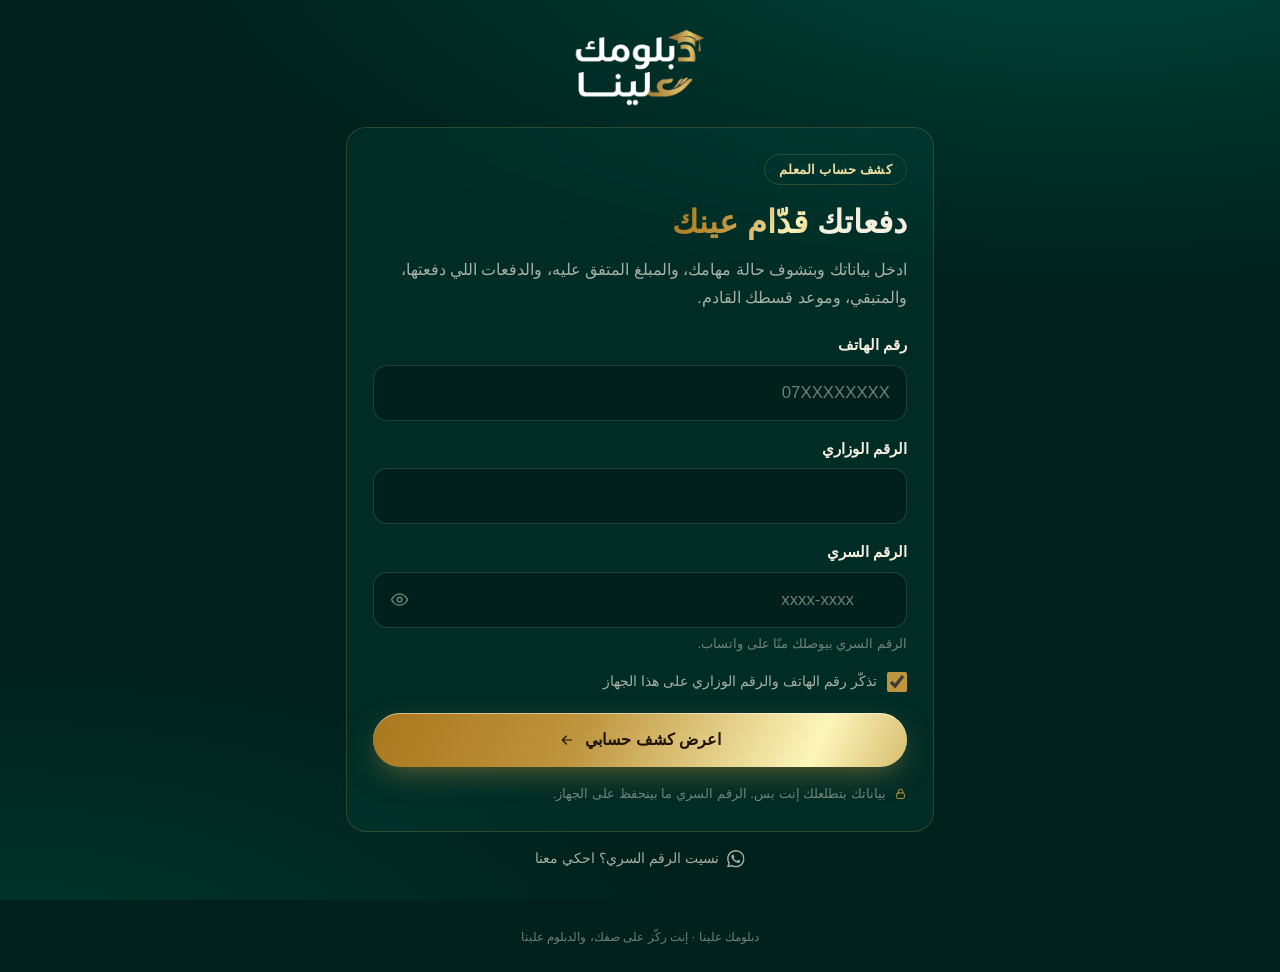
<file: payments/index.html>
<!DOCTYPE html>
<html lang="ar" dir="rtl">
<head>
<meta charset="UTF-8">
<meta name="viewport" content="width=device-width, initial-scale=1.0, viewport-fit=cover">
<meta name="theme-color" content="#00211C">
<meta name="robots" content="noindex, nofollow">
<!-- The page may only talk to this site: nothing on it can send data anywhere else. -->
<meta http-equiv="Content-Security-Policy" content="default-src 'self'; script-src 'self' 'unsafe-inline'; style-src 'self' 'unsafe-inline' https://fonts.googleapis.com; font-src https://fonts.gstatic.com; img-src 'self' data:; connect-src 'self'; object-src 'none'; base-uri 'none'; form-action 'none'">
<title>كشف حسابك | دبلومك علينا</title>
<meta name="description" content="كشف حساب المعلم في دبلومك علينا: حالة المهام، المبلغ المتفق عليه، الدفعات، المتبقي، وموعد القسط القادم.">
<meta property="og:title" content="كشف حسابك — دبلومك علينا">
<meta property="og:description" content="شوف حالة مهامك ودفعاتك والمبلغ المتبقي وموعد القسط القادم.">
<meta property="og:image" content="https://diplomakalena-cloud.github.io/og-image.jpg">
<meta property="og:locale" content="ar_JO">
<link rel="icon" href="../favicon.svg" type="image/svg+xml">
<link rel="apple-touch-icon" href="../apple-touch-icon.png">
<link rel="preconnect" href="https://fonts.googleapis.com">
<link rel="preconnect" href="https://fonts.gstatic.com" crossorigin>
<link href="https://fonts.googleapis.com/css2?family=Alexandria:wght@500;700;800&family=IBM+Plex+Sans+Arabic:wght@400;500;600;700&display=swap" rel="stylesheet">
<style>
/* ================= Tokens (same as the main site) ================= */
:root{
  --forest:#00211C;
  --green:#004D40;
  --moss:#0A3A32;
  --gold:#BF953F;
  --gold-hi:#F3DFA2;
  --ink:#F5EFE0;
  --muted:rgba(245,239,224,.68);
  --faint:rgba(245,239,224,.45);
  --line:rgba(191,149,63,.24);
  --glass:rgba(0,77,64,.28);
  --field:rgba(0,20,17,.45);
  --field-line:rgba(245,239,224,.14);
  --error:#FFB4A2;
  --late:#FFB48A;
  --foil:linear-gradient(115deg,#AA771C 0%,#BF953F 20%,#FCF6BA 42%,#B38728 60%,#FBF5B7 80%,#AA771C 100%);
  --f-display:'Alexandria',sans-serif;
  --f-body:'IBM Plex Sans Arabic',sans-serif;
  --ease:cubic-bezier(.22,1,.36,1);
  --r-lg:28px; --r-md:20px; --r-sm:14px;
  --gutter:16px;
  color-scheme:dark;
}
*,*::before,*::after{margin:0;padding:0;box-sizing:border-box;-webkit-tap-highlight-color:transparent}
html{-webkit-text-size-adjust:100%}
body{
  font-family:var(--f-body);color:var(--ink);line-height:1.8;font-size:16px;
  background:var(--forest);
  background-image:
    radial-gradient(120% 70% at 85% -10%, rgba(0,77,64,.85), transparent 60%),
    radial-gradient(90% 60% at 0% 110%, rgba(0,77,64,.55), transparent 60%);
  background-attachment:fixed;
  min-height:100vh;overflow-x:hidden;
}
img{max-width:100%;display:block}
button{font:inherit;color:inherit;background:none;border:0;cursor:pointer}
:focus-visible{outline:2px solid var(--gold-hi);outline-offset:3px;border-radius:8px}
svg.i{width:1em;height:1em;fill:none;stroke:currentColor;stroke-width:1.8;stroke-linecap:round;stroke-linejoin:round;flex-shrink:0}
[hidden]{display:none!important}
.foil{background:var(--foil);background-size:220% 100%;-webkit-background-clip:text;background-clip:text;-webkit-text-fill-color:transparent;color:var(--gold)}
@media (prefers-reduced-motion:no-preference){ .foil{animation:foil 7s linear infinite} }
@keyframes foil{to{background-position:-220% 0}}
.num{font-variant-numeric:tabular-nums}

.wrap{width:100%;max-width:620px;margin:0 auto;padding:0 var(--gutter)}

.test-banner{position:sticky;top:0;z-index:60;background:#5A2A12;color:#FFE3C7;font-size:.86rem;text-align:center;padding:8px var(--gutter);line-height:1.6}

.top{padding:28px 0 8px;text-align:center}
.top img{width:132px;height:auto;margin:0 auto}

.screen{padding:12px 0 48px}
@media (prefers-reduced-motion:no-preference){
  .enter{animation:enter .55s var(--ease) both}
  .enter:nth-child(2){animation-delay:.06s}
  .enter:nth-child(3){animation-delay:.12s}
  .enter:nth-child(4){animation-delay:.18s}
  .enter:nth-child(5){animation-delay:.24s}
  @keyframes enter{from{opacity:0;transform:translateY(14px)}to{opacity:1;transform:none}}
}

.card{background:var(--glass);border:1px solid var(--line);border-radius:var(--r-md);padding:22px 18px;margin-bottom:14px;
  backdrop-filter:blur(14px);-webkit-backdrop-filter:blur(14px)}
@media (min-width:560px){ .card{padding:26px 26px} }

.kicker{display:inline-block;font-size:.8rem;font-weight:600;letter-spacing:.02em;color:var(--gold-hi);
  border:1px solid var(--line);border-radius:99px;padding:3px 14px;margin-bottom:14px}
h1{font-family:var(--f-display);font-weight:800;font-size:clamp(1.5rem,6vw,2rem);line-height:1.45;margin-bottom:10px}
h2{font-family:var(--f-display);font-weight:700;font-size:1.08rem;line-height:1.5;display:flex;align-items:center;gap:8px}
h2 svg{color:var(--gold)}
.lead{color:var(--muted);margin-bottom:18px}

/* ================= Login ================= */
.field{margin-bottom:14px}
.field label{display:block;font-weight:600;font-size:.95rem;margin-bottom:6px}
.field small{display:block;color:var(--faint);font-size:.8rem;margin-top:4px}
.input-wrap{position:relative}
input[type=text],input[type=tel],input[type=password]{
  width:100%;min-height:54px;padding:12px 16px;border-radius:var(--r-sm);
  background:var(--field);border:1px solid var(--field-line);color:var(--ink);
  font:inherit;font-size:1.05rem;letter-spacing:.02em;direction:ltr;text-align:right;
  transition:border-color .25s,box-shadow .25s,background .25s;-webkit-appearance:none;appearance:none}
input::placeholder{color:var(--faint);letter-spacing:0}
input:focus{outline:none;border-color:var(--gold);box-shadow:0 0 0 3px rgba(191,149,63,.18);background:rgba(0,20,17,.6)}
.field.invalid input{border-color:rgba(255,180,162,.5)}
.peek{position:absolute;inset-inline-end:6px;top:50%;transform:translateY(-50%);width:42px;height:42px;display:grid;place-items:center;border-radius:10px;color:var(--faint)}
.peek:hover{color:var(--gold-hi)}
.peek svg{font-size:1.2rem}
#pass{padding-inline-end:52px}
.remember{display:flex;align-items:center;gap:10px;margin:4px 0 18px;font-size:.9rem;color:var(--muted);cursor:pointer;user-select:none}
.remember input{width:20px;height:20px;accent-color:var(--gold);flex-shrink:0}
.err{display:flex;align-items:flex-start;gap:8px;margin:0 0 14px;padding:12px 14px;border-radius:var(--r-sm);
  color:var(--error);background:rgba(255,180,162,.08);border:1px solid rgba(255,180,162,.3);font-size:.92rem;font-weight:500;line-height:1.7}
.err svg{margin-top:4px}
@media (prefers-reduced-motion:no-preference){
  .shake{animation:shake .4s}
  @keyframes shake{20%,60%{transform:translateX(-6px)}40%,80%{transform:translateX(6px)}}
}
.opening{text-align:center;padding:44px 18px}
.opening p{color:var(--muted);margin-top:16px}
.ring{display:inline-block;width:46px;height:46px;border-radius:50%;border:3px solid rgba(191,149,63,.2);border-top-color:var(--gold)}
@media (prefers-reduced-motion:no-preference){ .ring{animation:spin .9s linear infinite} }
.privacy{display:flex;gap:8px;align-items:flex-start;margin-top:16px;color:var(--faint);font-size:.82rem;line-height:1.7}
.privacy svg{margin-top:4px;color:var(--gold)}

.btn{display:inline-flex;align-items:center;justify-content:center;gap:10px;min-height:54px;padding:0 26px;border-radius:99px;
  font-family:var(--f-display);font-weight:700;font-size:1rem;transition:transform .35s var(--ease),box-shadow .35s,background .3s,opacity .3s;text-decoration:none}
.btn-gold{background:var(--foil);background-size:200% 100%;color:#1d1406;box-shadow:0 10px 30px -8px rgba(191,149,63,.55),inset 0 1px 0 rgba(255,255,255,.5)}
.btn-gold:hover{transform:translateY(-2px);box-shadow:0 18px 40px -10px rgba(191,149,63,.7),inset 0 1px 0 rgba(255,255,255,.5)}
.btn-ghost{border:1px solid rgba(245,239,224,.22);background:rgba(0,33,28,.5);color:var(--ink)}
.btn-ghost:hover{border-color:var(--gold);color:var(--gold-hi)}
.btn[disabled]{opacity:.6;pointer-events:none}
.btn-block{width:100%}
.spin{display:none;width:18px;height:18px;border-radius:50%;border:2px solid rgba(29,20,6,.3);border-top-color:#1d1406}
.btn.loading .spin{display:inline-block}
@media (prefers-reduced-motion:no-preference){ .spin{animation:spin .8s linear infinite} }
@keyframes spin{to{transform:rotate(360deg)}}

/* ================= Account ================= */
.hello{display:flex;justify-content:space-between;align-items:center;gap:12px;margin:4px 0 14px}
.hello p{font-family:var(--f-display);font-weight:700;font-size:1.2rem;line-height:1.5}
.hello small{display:block;font-family:var(--f-body);font-weight:400;font-size:.84rem;color:var(--muted)}
.out{display:inline-flex;align-items:center;gap:6px;font-size:.86rem;color:var(--faint);padding:8px 12px;border-radius:99px;border:1px solid var(--field-line);white-space:nowrap}
.out:hover{color:var(--gold-hi);border-color:var(--line)}

/* Balance */
.balance{text-align:center;padding-top:26px}
.balance .label{color:var(--muted);font-size:.92rem}
.balance .big{font-family:var(--f-display);font-weight:800;font-size:clamp(2.4rem,12vw,3.2rem);line-height:1.2;margin:4px 0 2px}
.balance .unit{font-size:.4em;font-weight:700;margin-inline-start:6px}
.meter{height:10px;border-radius:10px;background:rgba(245,239,224,.1);overflow:hidden;margin:18px 0 8px}
.meter i{display:block;height:100%;width:0;background:var(--foil);border-radius:10px;transition:width 1.1s var(--ease)}
.meter-cap{display:flex;justify-content:space-between;font-size:.82rem;color:var(--muted)}
.meter-cap b{color:var(--gold-hi);font-weight:600}
.stats{display:grid;grid-template-columns:1fr 1fr;gap:10px;margin-top:18px}
.stat{padding:12px 10px;border-radius:var(--r-sm);background:var(--field);border:1px solid var(--field-line);text-align:center}
.stat span{display:block;font-size:.8rem;color:var(--muted)}
.stat b{display:block;font-family:var(--f-display);font-weight:700;font-size:1.15rem;line-height:1.5}
.stat b small{font-size:.7em;font-weight:500;color:var(--muted);margin-inline-start:4px}

/* Next installment */
.due{display:flex;gap:16px;align-items:center}
.due-date{flex-shrink:0;width:84px;border-radius:16px;overflow:hidden;text-align:center;border:1px solid var(--line);background:var(--field)}
.due-date .m{display:block;background:var(--foil);background-size:200% 100%;color:#1d1406;font-size:.74rem;font-weight:700;padding:3px 4px;line-height:1.5}
.due-date .d{display:block;font-family:var(--f-display);font-weight:800;font-size:2rem;line-height:1.25;padding-top:4px}
.due-date .y{display:block;font-size:.74rem;color:var(--muted);padding-bottom:6px}
.due-body{min-width:0}
.due-body .what{font-size:.86rem;color:var(--gold-hi);font-weight:600}
.due-body .when{font-family:var(--f-display);font-weight:700;font-size:1.08rem;line-height:1.55}
.due-body .amt{color:var(--muted);font-size:.92rem;margin-top:2px}
.due-body .amt b{color:var(--ink)}
.due-body .amt.carry{font-size:.84rem;color:var(--faint)}
.pill{display:inline-flex;align-items:center;gap:6px;margin-top:8px;padding:3px 12px;border-radius:99px;font-size:.82rem;font-weight:600;
  color:var(--gold-hi);background:rgba(191,149,63,.12);border:1px solid rgba(191,149,63,.3)}
.card.late{border-color:rgba(255,180,138,.45);background:linear-gradient(0deg,rgba(255,140,90,.07),rgba(255,140,90,.07)),var(--glass)}
.card.late .due-date{border-color:rgba(255,180,138,.5)}
.card.late .due-date .m{background:#E8956A}
.card.late .pill{color:var(--late);background:rgba(255,140,90,.1);border-color:rgba(255,180,138,.4)}
.card.late .due-body .what{color:var(--late)}
.done{text-align:center}
.done .seal{width:72px;height:72px;margin:4px auto 14px;border-radius:50%;display:grid;place-items:center;
  background:var(--foil);background-size:200% 100%;box-shadow:0 18px 50px -12px rgba(191,149,63,.6)}
.done .seal svg{width:34px;height:34px;stroke:#1d1406;stroke-width:2.6}
.done p{color:var(--muted)}
.done strong{display:block;font-family:var(--f-display);font-size:1.2rem;color:var(--ink);margin-bottom:4px}

/* Payments list */
.head-row{display:flex;justify-content:space-between;align-items:baseline;gap:10px;margin-bottom:10px}
.head-row .count{font-size:.82rem;color:var(--faint)}
.pay{list-style:none}
.pay li{display:flex;align-items:center;gap:12px;padding:12px 0;border-top:1px solid var(--field-line)}
.pay li:first-child{border-top:0}
.pay .tick{flex-shrink:0;width:34px;height:34px;border-radius:50%;display:grid;place-items:center;background:rgba(191,149,63,.12);color:var(--gold-hi)}
.pay .tick svg{font-size:1rem}
.pay .info{flex:1;min-width:0}
.pay .info b{display:block;font-weight:600;font-size:.96rem}
.pay .info small{display:block;color:var(--muted);font-size:.84rem;line-height:1.6;overflow-wrap:anywhere}
.pay .val{font-family:var(--f-display);font-weight:700;white-space:nowrap}
.pay .val small{font-size:.75em;font-weight:500;color:var(--muted);margin-inline-start:3px}
.pay li.neg .tick{background:rgba(255,180,162,.1);color:var(--error)}
.empty{color:var(--muted);font-size:.92rem;padding:6px 0}

/* Tasks */
.tasks .head-row{margin-bottom:12px}
.tasks .count b{color:var(--gold-hi);font-weight:600}
.tbar{display:flex;height:10px;border-radius:10px;background:rgba(245,239,224,.1);overflow:hidden}
.tbar i{display:block;height:100%;width:0;transition:width 1.1s var(--ease)}
.tbar .s-done{background:var(--foil);background-size:220% 100%}
.tbar .s-ready{background:rgba(243,223,162,.55)}
.tbar .s-doing{background:rgba(191,149,63,.3)}
.tlegend{list-style:none;display:flex;flex-wrap:wrap;gap:4px 14px;margin-top:10px;font-size:.82rem;color:var(--muted)}
.tlegend li{display:inline-flex;align-items:center;gap:6px}
.tlegend li i{width:8px;height:8px;border-radius:50%;background:rgba(245,239,224,.25)}
.tlegend .s-done i{background:var(--gold)}
.tlegend .s-ready i{background:var(--gold-hi)}
.tlegend .s-doing i{background:rgba(191,149,63,.5)}
.tlegend .s-fix i{background:var(--late)}
.tlegend b{color:var(--ink);font-weight:600}
.tnext{display:flex;gap:12px;align-items:center;margin-top:16px;padding:12px 14px;border-radius:var(--r-sm);background:var(--field);border:1px solid var(--field-line)}
.tnext > svg{color:var(--gold);font-size:1.35rem}
.tnext div{min-width:0}
.tnext span{display:block;font-size:.8rem;color:var(--gold-hi);font-weight:600}
.tnext b{display:block;font-weight:600;line-height:1.6;overflow-wrap:anywhere}
.tnext small{display:block;color:var(--muted);font-size:.84rem}
.tnext.all > svg{color:#1d1406;background:var(--foil);background-size:200% 100%;border-radius:50%;padding:5px;width:1.5em;height:1.5em;stroke-width:2.6}
.tgroup{border-top:1px solid var(--field-line);margin-top:16px}
.tgroup summary{list-style:none;display:flex;align-items:center;gap:10px;padding:12px 0 4px;cursor:pointer;font-family:var(--f-display);font-weight:700;font-size:.98rem;line-height:1.5}
.tgroup summary::-webkit-details-marker{display:none}
.tgroup summary .gc{margin-inline-start:auto;font-family:var(--f-body);font-weight:500;font-size:.8rem;color:var(--faint);white-space:nowrap}
.tgroup summary .gc.full{color:var(--gold-hi)}
.tgroup summary .chev{color:var(--faint);transition:transform .3s var(--ease)}
.tgroup[open] summary .chev{transform:rotate(180deg)}
.tlist{list-style:none;margin-top:6px}
.tlist li{display:flex;align-items:flex-start;gap:12px;padding:11px 0;border-top:1px solid var(--field-line)}
.tlist li:first-child{border-top:0}
.tic{width:34px;height:34px;border-radius:50%;display:grid;place-items:center;flex-shrink:0;border:1.5px solid rgba(245,239,224,.2);color:var(--faint)}
.tic svg{font-size:1rem}
.tlist .s-doing .tic{border-color:var(--gold);border-style:dashed;color:var(--gold-hi)}
.tlist .s-ready .tic{border-color:var(--gold-hi);background:rgba(243,223,162,.12);color:var(--gold-hi)}
.tlist .s-done .tic{border:0;background:var(--foil);background-size:200% 100%;color:#1d1406}
.tlist .s-done .tic svg{stroke-width:2.4}
.tlist .s-fix .tic{border-color:rgba(255,180,138,.6);background:rgba(255,140,90,.1);color:var(--late)}
.tinfo{flex:1;min-width:0}
.tinfo b{display:block;font-weight:600;font-size:.96rem;line-height:1.6;overflow-wrap:anywhere}
.tinfo small{display:block;color:var(--muted);font-size:.83rem;line-height:1.65}
.tinfo small.soon{color:var(--gold-hi)}
.tinfo .grade{display:inline-block;margin-top:5px;padding:1px 10px;border-radius:99px;font-size:.8rem;font-weight:600;color:var(--gold-hi);background:rgba(191,149,63,.12);border:1px solid rgba(191,149,63,.3)}
.tinfo .tnote{margin-top:6px;padding:6px 10px;border-radius:10px;background:rgba(0,20,17,.3);border-inline-start:2px solid var(--gold);color:var(--ink);white-space:pre-line;overflow-wrap:anywhere}
.tstate{flex-shrink:0;margin-top:5px;padding:1px 10px;border-radius:99px;font-size:.76rem;font-weight:600;white-space:nowrap;color:var(--faint);border:1px solid var(--field-line)}
.s-doing .tstate{color:var(--gold-hi);border-color:rgba(191,149,63,.35)}
.s-ready .tstate{color:var(--gold-hi);background:rgba(243,223,162,.1);border-color:rgba(243,223,162,.4)}
.s-done .tstate{color:var(--gold-hi);background:rgba(191,149,63,.12);border-color:rgba(191,149,63,.3)}
.s-fix .tstate{color:var(--late);background:rgba(255,140,90,.1);border-color:rgba(255,180,138,.4)}
.tcourse{display:inline-block;margin:3px 0 1px;padding:0 9px;border-radius:99px;font-size:.74rem;line-height:1.7;color:var(--muted);border:1px solid var(--field-line)}

/* Tasks by week */
.tweek{margin-top:16px;padding:14px 14px 2px;border-radius:var(--r-sm);background:var(--field);border:1px solid rgba(191,149,63,.4)}
.wk-head{display:flex;flex-wrap:wrap;align-items:center;gap:4px 10px}
.wk-tag{padding:1px 10px;border-radius:99px;font-size:.76rem;font-weight:700;color:#1d1406;background:var(--foil);background-size:200% 100%}
.wk-head b{font-family:var(--f-display);font-weight:700;font-size:1.05rem}
.wk-range{color:var(--muted);font-size:.82rem;font-weight:400;font-family:var(--f-body)}
.wk-due{display:flex;gap:8px;align-items:flex-start;margin-top:8px;font-size:.86rem;line-height:1.65;color:var(--gold-hi)}
.wk-due > svg{flex-shrink:0;margin-top:4px}
.wk-due.ok,.wk-due.soft{color:var(--muted)}
.wk-due.ok > svg{color:var(--gold-hi)}
.tweek .tlist{margin-top:6px}
.tsec{margin-top:20px;font-size:.8rem;font-weight:600;color:var(--faint)}
.tsec + .tgroup{margin-top:6px}
.tgroup .wk-sum{display:flex;flex-direction:column;min-width:0;line-height:1.45}
.tgroup .wk-sum .wk-range{font-size:.78rem}
.wk-lbl{font-family:var(--f-body);font-weight:600;font-size:.74rem;color:var(--gold-hi)}
.wdots{display:inline-flex;gap:3px;margin-inline-start:auto}
.wdots i{width:7px;height:7px;border-radius:50%;background:rgba(245,239,224,.2)}
.wdots .s-done{background:var(--gold)}
.wdots .s-ready{background:var(--gold-hi)}
.wdots .s-doing{background:rgba(191,149,63,.55)}
.wdots .s-fix{background:var(--late)}
.tgroup summary .wdots + .gc{margin-inline-start:0}
.wk-sub{margin-top:12px;font-weight:600;font-size:.88rem}
.wk-sub small{color:var(--muted);font-weight:400;font-size:.8rem;margin-inline-start:6px}
.wstrip{display:flex;flex-wrap:wrap;gap:5px;margin-top:14px}
.wstrip button{min-width:28px;height:28px;padding:0 5px;border-radius:8px;border:1px solid var(--field-line);background:transparent;color:var(--faint);font:inherit;font-size:.76rem;font-variant-numeric:tabular-nums;cursor:pointer}
.wstrip .w-done{background:rgba(191,149,63,.16);border-color:rgba(191,149,63,.35);color:var(--gold-hi)}
.wstrip .w-open{border-color:rgba(255,180,138,.55);color:var(--late)}
.wstrip .w-now{background:var(--foil);background-size:200% 100%;border:0;color:#1d1406;font-weight:700}
.wstrip button:focus-visible{outline:2px solid var(--gold-hi);outline-offset:2px}
.nw{white-space:nowrap}
.wstrip .wgap{width:1px;margin:3px 6px;background:var(--field-line)}

/* Notes */
.notes p{white-space:pre-line;color:var(--ink);margin-top:8px;padding:12px 14px;border-radius:var(--r-sm);background:rgba(0,20,17,.3);border-inline-start:3px solid var(--gold)}

.wa{display:inline-flex;align-items:center;gap:8px;justify-content:center;color:var(--muted);font-size:.9rem;text-decoration:none}
.wa:hover{color:var(--gold-hi)}
.wa svg{fill:currentColor;stroke:none;font-size:1.1rem}
.help{text-align:center;margin-top:8px}

footer{text-align:center;color:var(--faint);font-size:.78rem;padding:0 var(--gutter) 24px}
</style>
</head>
<body>
<svg width="0" height="0" style="position:absolute" aria-hidden="true">
  <symbol id="i-check" viewBox="0 0 24 24"><path d="m5 12.5 4.5 4.5L19 7.5"/></symbol>
  <symbol id="i-lock" viewBox="0 0 24 24"><rect x="5" y="11" width="14" height="10" rx="2"/><path d="M8 11V8a4 4 0 0 1 8 0v3"/></symbol>
  <symbol id="i-alert" viewBox="0 0 24 24"><circle cx="12" cy="12" r="9"/><path d="M12 8v5M12 16.5v.01"/></symbol>
  <symbol id="i-next" viewBox="0 0 24 24"><path d="M19 12H5M11 6l-6 6 6 6"/></symbol>
  <symbol id="i-eye" viewBox="0 0 24 24"><path d="M2 12s3.6-7 10-7 10 7 10 7-3.6 7-10 7S2 12 2 12z"/><circle cx="12" cy="12" r="3"/></symbol>
  <symbol id="i-eye-off" viewBox="0 0 24 24"><path d="M3 3l18 18M10.6 5.1A10.8 10.8 0 0 1 12 5c6.4 0 10 7 10 7a17.6 17.6 0 0 1-3.2 4M6.6 6.6A17.4 17.4 0 0 0 2 12s3.6 7 10 7a9.7 9.7 0 0 0 5.4-1.6M9.9 9.9a3 3 0 0 0 4.2 4.2"/></symbol>
  <symbol id="i-cal" viewBox="0 0 24 24"><rect x="3.5" y="5" width="17" height="15.5" rx="2.5"/><path d="M3.5 10h17M8 3v4M16 3v4"/></symbol>
  <symbol id="i-list" viewBox="0 0 24 24"><path d="M9 6h11M9 12h11M9 18h11M4.5 6h.01M4.5 12h.01M4.5 18h.01"/></symbol>
  <symbol id="i-note" viewBox="0 0 24 24"><path d="M5 4h10l4 4v12H5z"/><path d="M14 4v5h5M8.5 13h7M8.5 16.5h5"/></symbol>
  <symbol id="i-tasks" viewBox="0 0 24 24"><rect x="5" y="4.5" width="14" height="16.5" rx="2.5"/><path d="M9 4.5V3h6v1.5M8.5 10.5l1.5 1.5 3-3M8.5 16.5l1.5 1.5 3-3M15 11h1.5M15 17h1.5"/></symbol>
  <symbol id="i-pen" viewBox="0 0 24 24"><path d="M4 20h4L19 9l-4-4L4 16z"/><path d="m13 7 4 4"/></symbol>
  <symbol id="i-doc" viewBox="0 0 24 24"><path d="M6 3h8l4 4v14H6z"/><path d="M14 3v4h4M9 12h6M9 16h4"/></symbol>
  <symbol id="i-redo" viewBox="0 0 24 24"><path d="M20 12a8 8 0 1 1-2.34-5.66"/><path d="M20 4v4.5h-4.5"/></symbol>
  <symbol id="i-chev" viewBox="0 0 24 24"><path d="m6 9 6 6 6-6"/></symbol>
  <symbol id="i-out" viewBox="0 0 24 24"><path d="M15 4h3a2 2 0 0 1 2 2v12a2 2 0 0 1-2 2h-3M10 17l-5-5 5-5M5 12h11"/></symbol>
  <symbol id="i-wa" viewBox="0 0 24 24"><path d="M17.47 14.38c-.3-.15-1.76-.87-2.03-.97-.27-.1-.47-.15-.67.15-.2.3-.77.97-.94 1.16-.17.2-.35.22-.64.07-.3-.15-1.26-.46-2.39-1.47-.88-.79-1.48-1.76-1.65-2.06-.17-.3-.02-.46.13-.6.13-.14.3-.35.45-.52.15-.17.2-.3.3-.5.1-.2.05-.37-.03-.52-.07-.15-.67-1.61-.92-2.2-.24-.58-.49-.5-.67-.51h-.57c-.2 0-.52.07-.79.37-.27.3-1.04 1.02-1.04 2.48s1.06 2.88 1.21 3.07c.15.2 2.1 3.2 5.08 4.49.71.3 1.26.49 1.7.63.71.22 1.36.19 1.87.12.57-.09 1.76-.72 2-1.42.25-.69.25-1.29.18-1.41-.08-.13-.28-.2-.57-.35M12.05 21.79h-.01a9.87 9.87 0 0 1-5.03-1.38l-.36-.21-3.74.98 1-3.65-.24-.37a9.86 9.86 0 0 1-1.51-5.26c0-5.45 4.44-9.88 9.89-9.88a9.82 9.82 0 0 1 9.88 9.89c0 5.45-4.44 9.88-9.88 9.88m8.41-18.3A11.82 11.82 0 0 0 12.05 0C5.5 0 .16 5.34.16 11.89c0 2.1.55 4.14 1.59 5.95L.06 24l6.3-1.65a11.88 11.88 0 0 0 5.68 1.45h.01c6.55 0 11.89-5.34 11.89-11.9a11.82 11.82 0 0 0-3.48-8.41z"/></symbol>
</svg>

<div class="test-banner" id="testBanner" hidden>عرض تجريبي ببيانات وهمية.</div>

<header class="top wrap">
  <a href="../" aria-label="دبلومك علينا"><img src="../logo.webp" alt="دبلومك علينا" width="1291" height="775"></a>
</header>

<main class="wrap">

  <!-- ============ Login ============ -->
  <section class="screen" id="login">
    <form class="card enter" id="loginForm" novalidate>
      <span class="kicker">كشف حساب المعلم</span>
      <h1>دفعاتك <span class="foil">قدّام عينك</span></h1>
      <p class="lead">ادخل بياناتك وبتشوف حالة مهامك، والمبلغ المتفق عليه، والدفعات اللي دفعتها، والمتبقي، وموعد قسطك القادم.</p>

      <div class="field" id="f-phone">
        <label for="phone">رقم الهاتف</label>
        <input type="tel" id="phone" inputmode="tel" autocomplete="tel" placeholder="07XXXXXXXX" required>
      </div>
      <div class="field" id="f-ministry">
        <label for="ministry">الرقم الوزاري</label>
        <input type="text" id="ministry" inputmode="numeric" autocomplete="off" required>
      </div>
      <div class="field" id="f-pass">
        <label for="pass">الرقم السري</label>
        <div class="input-wrap">
          <input type="password" id="pass" autocomplete="current-password" autocapitalize="off" autocorrect="off" spellcheck="false" placeholder="xxxx-xxxx" required>
          <button class="peek" id="peek" type="button" aria-label="إظهار الرقم السري"><svg class="i"><use href="#i-eye"/></svg></button>
        </div>
        <small>الرقم السري بيوصلك منّا على واتساب.</small>
      </div>
      <label class="remember"><input type="checkbox" id="remember" checked>تذكّر رقم الهاتف والرقم الوزاري على هذا الجهاز</label>

      <div class="err" id="loginErr" role="alert" hidden></div>

      <button class="btn btn-gold btn-block" id="loginBtn" type="submit"><span class="spin" aria-hidden="true"></span><span>اعرض كشف حسابي</span><svg class="i"><use href="#i-next"/></svg></button>

      <p class="privacy"><svg class="i"><use href="#i-lock"/></svg>بياناتك بتطلعلك إنت بس. الرقم السري ما بينحفظ على الجهاز.</p>
    </form>
    <p class="help"><a class="wa" href="https://wa.me/962779283635" target="_blank" rel="noopener"><svg class="i"><use href="#i-wa"/></svg>نسيت الرقم السري؟ احكي معنا</a></p>
  </section>

  <!-- ============ Opening from a personal link ============ -->
  <section class="screen" id="opening" hidden>
    <div class="card opening enter"><span class="ring" aria-hidden="true"></span><p>عم نفتح كشف حسابك…</p></div>
  </section>

  <!-- ============ Account ============ -->
  <section class="screen" id="account" hidden></section>

</main>

<footer>دبلومك علينا · إنت ركّز على صفك، والدبلوم علينا</footer>

<script>
// GitHub Pages lets browsers keep a page for ~10 minutes. If a newer version is live, reload once to pick it up,
// so a teacher never sees new data through old code. Bump APP_VERSION here and in payments/version.json together.
const APP_VERSION = 7;
fetch('version.json?t=' + Date.now(), { cache: 'no-store' }).then(r => r.json()).then(({ v }) => {
  let seen = null; try { seen = sessionStorage.getItem('dk-reloaded'); } catch (e) {}
  if (v > APP_VERSION && seen !== String(v)) {
    try { sessionStorage.setItem('dk-reloaded', String(v)); } catch (e) {}
    location.reload();
  }
}).catch(() => {});
</script>
<script src="core.js?v=7"></script>
<script>
const DEMO = new URLSearchParams(location.search).has('demo');
const WHATSAPP = 'https://wa.me/962779283635';
const KEY_REMEMBER = 'dk-pay-remember-v1';
const CURRENCY = 'دينار';
const MONTHS = ['كانون الثاني','شباط','آذار','نيسان','أيار','حزيران','تموز','آب','أيلول','تشرين الأول','تشرين الثاني','كانون الأول'];
const DAYS = ['الأحد','الإثنين','الثلاثاء','الأربعاء','الخميس','الجمعة','السبت'];

const store = {
  get(k){ try{ return JSON.parse(localStorage.getItem(k)); }catch(e){ return null; } },
  set(k,v){ try{ localStorage.setItem(k, JSON.stringify(v)); return true; }catch(e){ return false; } },
  del(k){ try{ localStorage.removeItem(k); }catch(e){} }
};

/* ---------- Helpers ---------- */
const $ = s => document.querySelector(s);
const esc = s => String(s).replace(/[&<>"']/g, c => ({'&':'&amp;','<':'&lt;','>':'&gt;','"':'&quot;',"'":'&#39;'}[c]));
const toLatinDigits = DK.latin;
const normPhone = DK.normPhone;
const money = n => Number(n || 0).toLocaleString('en-US', { maximumFractionDigits: 2 });
const parseISO = DK.parseISO;
const longDate = d => `${DAYS[d.getDay()]} ${d.getDate()} ${MONTHS[d.getMonth()]} ${d.getFullYear()}`;
const shortDate = d => `${d.getDate()} ${MONTHS[d.getMonth()]} ${d.getFullYear()}`;
function daysWord(n){
  if (n === 1) return 'يوم واحد';
  if (n === 2) return 'يومين';
  const r = n % 100;
  return `${n} ${r >= 3 && r <= 10 ? 'أيام' : r >= 11 ? 'يومًا' : 'يوم'}`;
}

function countWord(n){
  if (n === 1) return 'دفعة واحدة';
  if (n === 2) return 'دفعتان';
  return n <= 10 ? `${n} دفعات` : `${n} دفعة`;
}

/* ---------- Login ---------- */
function fieldErr(id, on){ $('#f-' + id).classList.toggle('invalid', on); }
function showErr(msg){
  const e = $('#loginErr');
  e.innerHTML = `<svg class="i"><use href="#i-alert"/></svg><span>${msg}</span>`;
  e.hidden = false;
  e.classList.remove('shake'); void e.offsetWidth; e.classList.add('shake');
}

function login(e){
  e.preventDefault();
  ['phone','ministry'].forEach(id => { const el = $('#' + id); const v = toLatinDigits(el.value).trim(); if (v !== el.value) el.value = v; });
  const phone = normPhone($('#phone').value);
  const ministry = $('#ministry').value.replace(/\D/g, '');
  const pass = $('#pass').value.trim();
  fieldErr('phone', !phone); fieldErr('ministry', !ministry); fieldErr('pass', !pass);
  if (!phone) return showErr('اكتب رقم هاتفك الأردني (10 أرقام يبدأ بـ 07).');
  if (!ministry) return showErr('اكتب الرقم الوزاري (أرقام بس).');
  if (!pass) return showErr('اكتب الرقم السري اللي وصلك منّا.');
  $('#loginErr').hidden = true;

  if ($('#remember').checked) store.set(KEY_REMEMBER, { phone, ministry }); else store.del(KEY_REMEMBER);
  openAccount({ phone, ministry, pass }, false);
}

async function openAccount(creds, fromLink){
  const btn = $('#loginBtn');
  btn.disabled = true; btn.classList.add('loading');
  try {
    const res = await fetchAccount(creds);
    if (res.ok) { $('#pass').value = ''; renderAccount(res.account); return; }
    showScreen('login');
    if (res.error !== 'invalid') showErr('صار خلل من عنّا. جرّب كمان شوي، وإذا ضلّت المشكلة احكي معنا على واتساب.');
    else if (fromLink) showErr('هاد الرابط ما عاد يشتغل، غالباً لأنه تغيّر رقمك السري. اطلب منّا رابط جديد على واتساب، أو ادخل بياناتك تحت.');
    else { fieldErr('pass', true); showErr('البيانات مش متطابقة. تأكد من رقم الهاتف والرقم الوزاري والرقم السري وجرّب مرة ثانية.'); }
  } catch (err) {
    showScreen('login');
    showErr('ما قدرنا نوصل للنت. تأكد من الاتصال وجرّب مرة ثانية.');
  } finally {
    btn.disabled = false; btn.classList.remove('loading');
  }
}
function showScreen(id){ ['login','opening','account'].forEach(s => $('#' + s).hidden = s !== id); }

// The file name and the key both come from the teacher's own details, so a wrong detail = no file.
async function fetchAccount({ phone, ministry, pass }){
  if (DEMO) { await new Promise(r => setTimeout(r, 600)); return { ok: true, account: demoAccount() }; }
  const { id, key } = await DK.teacherKey(phone, ministry, pass);
  const res = await fetch(`data/t/${id}.json?v=${Date.now()}`, { cache: 'no-store' });
  if (res.status === 404) return { ok: false, error: 'invalid' };
  if (!res.ok) return { ok: false, error: 'server' };
  try { return { ok: true, account: DK.account(await DK.decryptJSON(key, await res.json())) }; }
  catch (e) { return { ok: false, error: 'invalid' }; }
}

/* ---------- Tasks ----------
   Laid out by the diploma's weeks: this week on top, then the next one, the earlier weeks (one line each once
   they're all handed in), and whatever comes later. */
const TASK_ICON = { todo: '', doing: 'i-pen', ready: 'i-doc', done: 'i-check', fix: 'i-redo' };
const numDate = DK.numDate;
function untilWords(d, today){
  const diff = Math.round((d - today) / 864e5);
  return diff === 0 ? 'اليوم' : diff === 1 ? 'غدًا' : diff > 1 ? `بعد ${daysWord(diff)}` : '';
}
function tasksWord(n){
  if (n === 1) return 'مهمة واحدة';
  if (n === 2) return 'مهمتان';
  return n <= 10 ? `${n} مهام` : `${n} مهمة`;
}
function taskRow(x, today, courses){
  const at = parseISO(x.at), due = parseISO(x.due);
  const parts = [];
  let soon = false;
  if (x.status === 'done') parts.push(at ? `تم تسليمها على المنصة بتاريخ ${numDate(at)}` : 'تم تسليمها على المنصة');
  else {
    if (x.status === 'ready' && at) parts.push(`تم تجهيزها بتاريخ ${numDate(at)}`);
    // The week already says when it's due; only a date of its own (an extension) is spelled out.
    if (!due) parts.push('موعد تسليمها لسا ما تحدد');
    else if (!x.week || x.due !== DK.weekEnd(x.week)) {
      const w = untilWords(due, today);
      soon = !!w && due - today <= 7 * 864e5;
      parts.push(`موعد التسليم ${DAYS[due.getDay()]} ${numDate(due)}${w ? ` (${w})` : ''}`);
    }
  }
  const icon = TASK_ICON[x.status];
  return `<li class="s-${x.status}"><span class="tic" aria-hidden="true">${icon ? `<svg class="i"><use href="#${icon}"/></svg>` : ''}</span>
    <span class="tinfo"><b>${esc(x.title)}</b>${courses && x.group ? `<span class="tcourse">${esc(x.group)}</span>` : ''}${parts.length ? `<small${soon ? ' class="soon"' : ''}>${parts.join(' · ')}</small>` : ''}${x.grade ? `<span class="grade">الدرجة: <bdi>${esc(x.grade)}</bdi></span>` : ''}${x.note ? `<small class="tnote">${esc(x.note)}</small>` : ''}</span>
    <span class="tstate">${DK.TASK_SHOWN[x.status]}</span></li>`;
}
const weekNo = w => Math.max(...w.items.map(x => x.weekNo));
const weekName = w => weekNo(w) ? `الأسبوع ${weekNo(w)}` : 'أسبوع';
const weekDone = w => w.items.every(x => x.status === 'done');
// The main course a week counts in (the numbers start again with each one), and its dates.
const weekCourse = w => (w.items.find(x => x.phase) || {}).phase || '';
// The dates stay on one line when the course name is long; plain is for a tooltip.
const weekSub = (w, plain) => [esc(weekCourse(w)), plain ? DK.weekRange(w.week).replace(/\u200F/g, '') : `<span class="nw">${DK.weekRange(w.week)}</span>`].filter(Boolean).join(' · ');
const dots = items => `<span class="wdots" aria-hidden="true">${items.map(x => `<i class="s-${x.status}"></i>`).join('')}</span>`;
function tasksCard(list, today){
  if (!list.length) return '';
  const courses = new Set(list.map(x => x.group).filter(Boolean)).size > 1;
  const rows = items => `<ul class="tlist">${items.map(x => taskRow(x, today, courses)).join('')}</ul>`;
  const plan = DK.weekPlan(list, x => x.week, today);
  // The count leaves out weeks still to come, so it reads «3 من 6» and not «3 من 60» when the list is in early.
  const counted = list.filter(x => DK.inPlay(x.week, x.status, today));
  const c = DK.taskCounts(counted);
  const w = n => (n / c.total * 100).toFixed(2);
  const legend = [['done', 'تم التسليم'], ['ready', 'جاهزة'], ['doing', 'قيد التجهيز'], ['fix', 'قيد التعديل'], ['todo', 'قيد الانتظار']].filter(([s]) => c[s]);
  const nextWeek = DK.iso(new Date(today.getFullYear(), today.getMonth(), today.getDate() - today.getDay() + 7));

  // This week (or, in a week without tasks, the next one that has them), open.
  const focus = (wk, tag) => {
    const end = parseISO(DK.weekEnd(wk.week)), u = untilWords(end, today), done = weekDone(wk);
    const due = wk.week === plan.thisWeek
      ? done ? `<div class="wk-due ok"><svg class="i"><use href="#i-check"/></svg><span>تم تسليم مهام هالأسبوع كلها</span></div>`
        : `<div class="wk-due"><svg class="i"><use href="#i-cal"/></svg><span>آخر موعد للتسليم: ${DAYS[end.getDay()]} <span class="num">${numDate(end)}</span>، الساعة 11:59 بالليل${u ? ` · ${u}` : ''}</span></div>`
      : `<div class="wk-due soft"><svg class="i"><use href="#i-cal"/></svg><span>بتنزل يوم الأحد <span class="num">${numDate(wk.week)}</span>، وموعد تسليمها السبت <span class="num">${numDate(end)}</span></span></div>`;
    return `<section class="tweek" id="wk-${wk.week}"><div class="wk-head"><span class="wk-tag">${tag}</span><b>${weekName(wk)}</b><span class="wk-range num">${weekSub(wk)}</span></div>${due}${rows(wk.items)}</section>`;
  };
  // A week as one line that opens; earlier weeks stay open until all their tasks are handed in.
  // Earlier weeks sit under their course's heading, so their line only needs the dates.
  const fold = (wk, open, label, course = true) => `<details class="tgroup" id="wk-${wk.week}"${open ? ' open' : ''}><summary>
      <span class="wk-sum">${label ? `<small class="wk-lbl">${label}</small>` : ''}<span>${weekName(wk)}</span><small class="wk-range num">${course ? weekSub(wk) : DK.weekRange(wk.week)}</small></span>
      ${dots(wk.items)}<span class="gc num${weekDone(wk) ? ' full' : ''}">${weekDone(wk) ? '✓ تم تسليمها كلها' : wk.week > plan.thisWeek && wk.items.every(x => x.status === 'todo') ? tasksWord(wk.items.length) : `${wk.items.filter(x => x.status === 'done').length} من ${wk.items.length}`}</span>
      <svg class="i chev"><use href="#i-chev"/></svg></summary>${rows(wk.items)}</details>`;

  let body = '';
  if (plan.now) body += focus(plan.now, 'هالأسبوع');
  else {
    const allDone = c.total && c.done === c.total;
    body += `<div class="tnext${allDone ? ' all' : ''}"><svg class="i"><use href="#${allDone ? 'i-check' : 'i-cal'}"/></svg><div>${allDone ? '<b>تم تسليم جميع مهامك حتى الآن</b><small>ما في مهام هالأسبوع لحد الآن. إنت ركّز على صفك، والباقي علينا.</small>' : '<b>ما في مهام هالأسبوع لحد الآن</b>'}</div></div>`;
    if (plan.next) body += focus(plan.next, plan.next.week === nextWeek ? 'الأسبوع الجاي' : 'المهام الجاية');
  }
  if (plan.now && plan.next) body += fold(plan.next, false, plan.next.week === nextWeek ? 'الأسبوع الجاي' : 'المهام الجاية');
  // Earlier weeks, latest first, with a heading each time the course they count in changes.
  plan.past.forEach((wk, i) => {
    const c = weekCourse(wk), head = !i || c !== weekCourse(plan.past[i - 1]);
    if (head) body += `<p class="tsec">${i ? esc(c || 'الأسابيع السابقة') : `الأسابيع السابقة${c ? ` · ${esc(c)}` : ''}`}</p>`;
    body += fold(wk, !weekDone(wk), '', false);
  });
  const later = [...plan.later.map(wk => `<p class="wk-sub" id="wk-${wk.week}">${weekName(wk)} <small class="num">${weekSub(wk)}</small></p>${rows(wk.items)}`),
    plan.undated.length ? `${plan.later.length ? '<p class="wk-sub">موعدها لسا ما تحدد</p>' : ''}${rows(plan.undated)}` : ''].join('');
  if (later) {
    const n = plan.later.reduce((s, wk) => s + wk.items.length, 0) + plan.undated.length;
    body += `<details class="tgroup later"><summary><span class="wk-sum"><span>${plan.later.length ? 'لاحقًا' : 'موعدها لسا ما تحدد'}</span></span><span class="gc num">${tasksWord(n)}</span><svg class="i chev"><use href="#i-chev"/></svg></summary>${later}</details>`;
  }

  // Once the diploma is a few weeks in, a strip of its weeks to see it all at a glance and jump to any of them.
  // A small gap marks where a new course starts the count again.
  const strip = plan.weeks.length >= 4 ? `<div class="wstrip" aria-label="أسابيع الدبلوم">${plan.weeks.map((wk, i) => {
      const cls = wk.week === plan.thisWeek ? 'w-now' : wk.week > plan.thisWeek ? 'w-ahead' : weekDone(wk) ? 'w-done' : 'w-open';
      const gap = i && weekCourse(wk) !== weekCourse(plan.weeks[i - 1]) ? '<i class="wgap" aria-hidden="true"></i>' : '';
      return `${gap}<button type="button" class="${cls}" data-wk="${wk.week}" title="${weekName(wk)} · ${weekSub(wk, true)}">${weekNo(wk) || '•'}</button>`;
    }).join('')}</div>` : '';

  return `<div class="card tasks enter">
      <div class="head-row"><h2><svg class="i"><use href="#i-tasks"/></svg>مهامي</h2>${c.total ? `<span class="count">تم تسليم <b class="num">${c.done}</b> من <span class="num">${c.total}</span></span>` : ''}</div>
      ${c.total ? `<div class="tbar" role="progressbar" aria-valuenow="${c.done}" aria-valuemin="0" aria-valuemax="${c.total}" aria-label="المهام المسلّمة"><i class="s-done" data-w="${w(c.done)}"></i><i class="s-ready" data-w="${w(c.ready)}"></i><i class="s-doing" data-w="${w(c.doing + c.fix)}"></i></div>
      <ul class="tlegend">${legend.map(([s, label]) => `<li class="s-${s}"><i></i>${label} <b class="num">${c[s]}</b></li>`).join('')}</ul>` : ''}
      ${strip}
      ${body}
    </div>`;
}
// A tap on the strip opens that week wherever it sits and brings it into view.
function jumpToWeek(week){
  const el = document.getElementById('wk-' + week);
  if (!el) return;
  const box = el.closest('details');
  if (box) box.open = true;
  el.scrollIntoView({ behavior: 'smooth', block: 'start' });
}

/* ---------- Account ---------- */
function renderAccount(a){
  const today = DK.today();
  const pct = a.total > 0 ? Math.min(100, Math.round(a.paid / a.total * 100)) : 0;
  const first = (a.name || '').split(/\s+/)[0];
  const unit = `<small>${CURRENCY}</small>`;

  let dueCard = '';
  const due = parseISO(a.nextDue);
  if (a.total > 0 && a.remaining <= 0) {
    dueCard = `<div class="card done enter"><div class="seal"><svg class="i"><use href="#i-check"/></svg></div>
      <strong>تم سداد المبلغ كاملًا</strong><p>شكراً إلك على التزامك. ما عليك ولا قسط.</p></div>`;
  } else if (due) {
    const diff = Math.round((due - today) / 864e5);
    const late = diff < 0;
    const status = late ? `متأخر ${daysWord(-diff)}` : diff === 0 ? 'موعده اليوم' : `بعد ${daysWord(diff)}`;
    dueCard = `<div class="card enter${late ? ' late' : ''}">
      <h2 style="margin-bottom:14px"><svg class="i"><use href="#i-cal"/></svg>${late ? 'قسط مستحق' : 'القسط القادم'}</h2>
      <div class="due">
        <div class="due-date" aria-hidden="true"><span class="m">${MONTHS[due.getMonth()]}</span><span class="d num">${due.getDate()}</span><span class="y num">${due.getFullYear()}</span></div>
        <div class="due-body">
          <div class="what">قسط راتب شهر ${due.getMonth() + 1}</div>
          <div class="when">${longDate(due)}</div>
          ${a.nextAmount > 0 ? `<div class="amt">المطلوب: <b class="num">${money(a.nextAmount)}</b> ${CURRENCY}</div>` : ''}
          ${a.carried > 0 ? `<div class="amt carry">منها <b class="num">${money(a.carried)}</b> ${CURRENCY} باقي قسط شهر ${DK.parseISO(a.carriedFrom).getMonth() + 1}</div>` : ''}
          <span class="pill">${status}</span>
        </div>
      </div></div>`;
  }

  const list = a.payments.length
    ? `<ul class="pay">${a.payments.map(p => {
        const d = parseISO(p.date);
        return `<li${p.amount < 0 ? ' class="neg"' : ''}><span class="tick"><svg class="i"><use href="#i-check"/></svg></span>
          <span class="info"><b>${d ? shortDate(d) : 'بدون تاريخ'}</b>${p.note ? `<small>${esc(p.note)}</small>` : ''}</span>
          <span class="val num">${money(p.amount)}<small>${CURRENCY}</small></span></li>`;
      }).join('')}</ul>`
    : `<p class="empty">لسا ما في دفعات مسجّلة.</p>`;

  $('#account').innerHTML = `
    <div class="hello enter">
      <p>أهلاً${a.title && first ? ' ' + esc(a.title) + ' ' + esc(first) : first ? '، ' + esc(first) : ''}<small>هاد كشف حسابك معنا</small></p>
      <button class="out" id="logoutBtn" type="button"><svg class="i"><use href="#i-out"/></svg>خروج</button>
    </div>
    ${tasksCard(a.tasks, today)}
    <div class="card balance enter">
      <div class="label">المبلغ المتبقي</div>
      <div class="big num"><span class="foil">${money(a.remaining)}</span><span class="unit">${CURRENCY}</span></div>
      <div class="meter" role="progressbar" aria-valuenow="${pct}" aria-valuemin="0" aria-valuemax="100" aria-label="نسبة المدفوع"><i id="meterFill"></i></div>
      <div class="meter-cap"><span>دفعت <b class="num">${pct}%</b></span><span>من أصل <span class="num">${money(a.total)}</span> ${CURRENCY}</span></div>
      <div class="stats">
        <div class="stat"><span>المبلغ المتفق عليه</span><b class="num">${money(a.total)}${unit}</b></div>
        <div class="stat"><span>المدفوع</span><b class="num">${money(a.paid)}${unit}</b></div>
      </div>
    </div>
    ${dueCard}
    <div class="card enter">
      <div class="head-row"><h2><svg class="i"><use href="#i-list"/></svg>الدفعات المدفوعة</h2>${a.payments.length ? `<span class="count">${countWord(a.payments.length)}</span>` : ''}</div>
      ${list}
    </div>
    ${a.notes ? `<div class="card notes enter"><h2><svg class="i"><use href="#i-note"/></svg>ملاحظات</h2><p>${esc(a.notes)}</p></div>` : ''}
    <p class="help"><a class="wa" href="${WHATSAPP}" target="_blank" rel="noopener"><svg class="i"><use href="#i-wa"/></svg>عندك سؤال عن ${a.tasks.length ? 'مهامك أو دفعاتك' : 'دفعاتك'}؟ احكي معنا</a></p>`;

  showScreen('account');
  $('#logoutBtn').onclick = logout;
  document.querySelectorAll('.wstrip [data-wk]').forEach(b => { b.onclick = () => jumpToWeek(b.dataset.wk); });
  window.scrollTo(0, 0);
  requestAnimationFrame(() => requestAnimationFrame(() => {
    $('#meterFill').style.width = pct + '%';
    document.querySelectorAll('.tbar [data-w]').forEach(i => { i.style.width = i.dataset.w + '%'; });
  }));
}

function logout(){
  showScreen('login');
  $('#account').innerHTML = '';
  $('#pass').value = '';
  if (location.hash) history.replaceState(null, '', location.pathname + location.search);
  window.scrollTo(0, 0);
}

/* ---------- Demo data (test mode only) ---------- */
function demoAccount(){
  const t = DK.today(), first = DK.addMonths(new Date(t.getFullYear(), t.getMonth(), 24), t.getDate() > 24 ? 0 : -1);
  const day = n => DK.iso(new Date(t.getFullYear(), t.getMonth(), t.getDate() + n));
  // Weeks around this one (0), each due on its Saturday, numbered the way the admin panel publishes them:
  // أساسيات التعلم والتعليم up to its essay (week -3 is a holiday), a week off, then البيداغوجيا starting again at 1.
  const sat = (w, back = 0) => DK.iso(new Date(t.getFullYear(), t.getMonth(), t.getDate() - t.getDay() + 6 + 7 * w - back));
  const A = 'أساسيات التعلم والتعليم', P = 'البيداغوجيا', S = 'الخبرة المدرسية';
  const task = (group, title, [w, weekNo, phase], status, at, extra) => ({ group, title, due: w === null ? '' : sat(w), weekNo, phase, status, at: at || '', ...extra });
  const [a1, a2, a3, a4, a5, a6, p1, p2] = [[-5, 1, A], [-4, 2, A], [-2, 3, A], [-1, 4, A], [0, 5, A], [1, 6, A], [3, 1, P], [4, 2, P]];
  const at = (w, back) => sat(w[0], back);
  return DK.account({
    tasks: [
      task(A, 'مفهوم التعلم ونظرياته (مهمة منتدى نقاشي)', a1, 'done', at(a1, 2)),
      task(A, 'تحليل موقف تعليمي في ضوء نظريات التعلم', a1, 'done', at(a1, 1), { grade: '10/10' }),
      task(S, 'التعرّف على البيئة المدرسية', a1, 'done', at(a1, 1)),
      task(A, 'خصائص المتعلمين (مهمة منتدى نقاشي)', a2, 'done', at(a2, 3)),
      task(A, 'ملف تعريفي بطلبة صفّي', a2, 'done', at(a2, 2)),
      task(S, 'ملاحظة حصة صفية', a2, 'done', at(a2, 1)),
      task(A, 'إدارة الصف (مهمة منتدى نقاشي)', a3, 'done', at(a3, 3)),
      task(A, 'خطة إدارة الصف', a3, 'fix', day(-1), { note: 'طلب المدرّب إضافة أمثلة من صفك، ونعمل على إضافتها.' }),
      task(S, 'تأمل في ملاحظة حصة زميل', a3, 'done', at(a3, 1)),
      task(A, 'بيئة التعلم الآمنة (مهمة منتدى نقاشي)', a4, 'done', at(a4, 3)),
      task(A, 'تصميم بيئة تعلم داعمة', a4, 'done', at(a4, 2)),
      task(S, 'تقرير الزيارة الصفية', a4, 'done', at(a4, 1)),
      task(A, 'أثر بناء العلاقات الإيجابية في بيئة التّعلم (مهمة منتدى نقاشي)', a5, 'ready', day(0)),
      task(A, 'أثر بناء العلاقات الإيجابية في بيئة التّعلم', a5, 'doing'),
      task(S, 'التّخطيط لدمج أصحاب العلاقة في بيئة التّعلم', a5, 'todo'),
      task(A, 'المقال التأملي', a6, 'todo'),
      task(S, 'تأمل في ممارساتي الصفية', a6, 'todo'),
      task(P, 'مفهوم البيداغوجيا (مهمة منتدى نقاشي)', p1, 'todo'),
      task(P, 'تحليل ممارسة تدريسية', p1, 'todo'),
      task(S, 'ملاحظة صفية مركّزة', p1, 'todo'),
      task(P, 'التدريس المتمايز', p2, 'todo'),
      task(S, 'ملف الإنجاز', [null, 0, ''], 'todo')
    ],
    name: 'محمد أحمد علي', title: 'أستاذ', total: 450, down: 100, installment: 50, firstDue: DK.iso(first),
    notes: 'الدفعة الأولى كانت مقدّم عند التسجيل.\nإذا تأخر الراتب، احكيلنا وبنأجّل القسط.',
    payments: [
      { date: DK.iso(first), amount: 50, note: `قسط راتب شهر ${first.getMonth() + 1}` },
      { date: DK.iso(DK.addMonths(first, -1)), amount: 100, note: 'مقدّم عند التسجيل' }
    ]
  });
}

/* ---------- Wiring ---------- */
$('#loginForm').addEventListener('submit', login);
$('#peek').onclick = () => {
  const p = $('#pass'), show = p.type === 'password';
  p.type = show ? 'text' : 'password';
  $('#peek').setAttribute('aria-label', show ? 'إخفاء الرقم السري' : 'إظهار الرقم السري');
  $('#peek use').setAttribute('href', show ? '#i-eye-off' : '#i-eye');
};
['phone','ministry','pass'].forEach(id => $('#' + id).addEventListener('input', () => fieldErr(id, false)));

/* ---------- Boot ---------- */
if (DEMO) $('#testBanner').hidden = false;
const remembered = store.get(KEY_REMEMBER);
if (remembered) {
  $('#phone').value = remembered.phone || '';
  $('#ministry').value = remembered.ministry || '';
  if (remembered.phone && remembered.ministry) $('#pass').focus();
}
// Personal link from WhatsApp: …/payments/#k=… opens the statement straight away.
function openFromLink(){
  const linked = DK.readLinkToken((/[#&]k=([\w-]+)/.exec(location.hash) || [])[1] || '');
  if (!linked) return;
  $('#phone').value = linked.phone; $('#ministry').value = linked.ministry;
  $('#loginErr').hidden = true;
  showScreen('opening');
  openAccount(linked, true);
}
openFromLink();
window.addEventListener('hashchange', openFromLink);
</script>
</body>
</html>
</file>
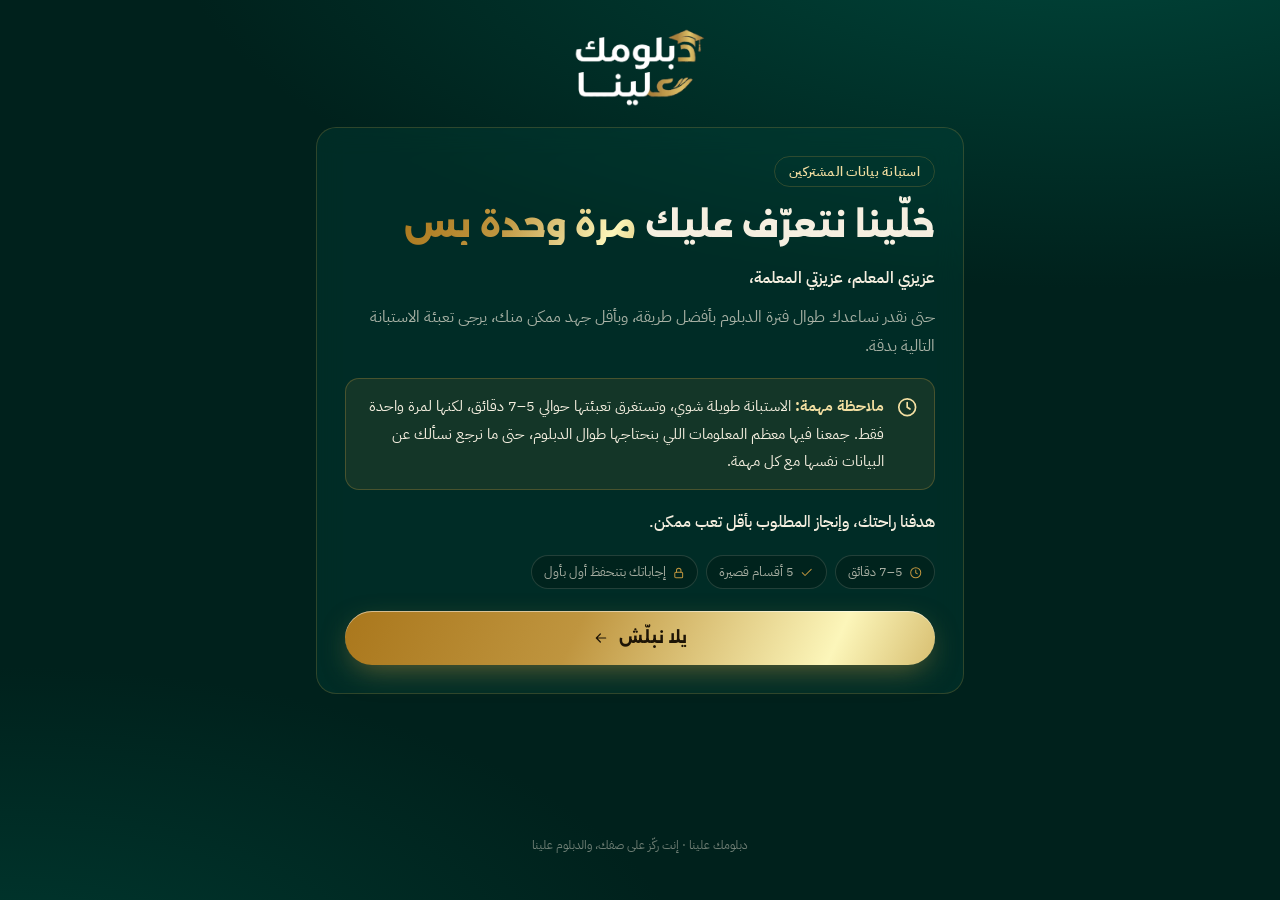
<file: survey/index.html>
<!DOCTYPE html>
<html lang="ar" dir="rtl">
<head>
<meta charset="UTF-8">
<meta name="viewport" content="width=device-width, initial-scale=1.0, viewport-fit=cover">
<meta name="theme-color" content="#00211C">
<meta name="robots" content="noindex, nofollow">
<title>استبانة المشتركين | دبلومك علينا</title>
<meta name="description" content="استبانة بيانات المشتركين في دبلومك علينا — مرة وحدة بس، حتى ما نرجع نسألك عن نفس البيانات مع كل مهمة.">
<meta property="og:title" content="استبانة بيانات المشتركين — دبلومك علينا">
<meta property="og:description" content="5–7 دقائق، ولمرة وحدة بس. هدفنا راحتك وإنجاز المطلوب بأقل تعب ممكن.">
<meta property="og:image" content="https://diplomakalena-cloud.github.io/og-image.jpg">
<meta property="og:locale" content="ar_JO">
<link rel="icon" href="../favicon.svg" type="image/svg+xml">
<link rel="apple-touch-icon" href="../apple-touch-icon.png">
<link rel="preconnect" href="https://fonts.googleapis.com">
<link rel="preconnect" href="https://fonts.gstatic.com" crossorigin>
<link href="https://fonts.googleapis.com/css2?family=Alexandria:wght@500;700;800&family=IBM+Plex+Sans+Arabic:wght@400;500;600;700&display=swap" rel="stylesheet">
<style>
/* ================= Tokens (same as the main site) ================= */
:root{
  --forest:#00211C;
  --green:#004D40;
  --moss:#0A3A32;
  --gold:#BF953F;
  --gold-hi:#F3DFA2;
  --ink:#F5EFE0;
  --muted:rgba(245,239,224,.68);
  --faint:rgba(245,239,224,.45);
  --line:rgba(191,149,63,.24);
  --glass:rgba(0,77,64,.28);
  --field:rgba(0,20,17,.45);
  --field-line:rgba(245,239,224,.14);
  --error:#FFB4A2;
  --foil:linear-gradient(115deg,#AA771C 0%,#BF953F 20%,#FCF6BA 42%,#B38728 60%,#FBF5B7 80%,#AA771C 100%);
  --f-display:'Alexandria',sans-serif;
  --f-body:'IBM Plex Sans Arabic',sans-serif;
  --ease:cubic-bezier(.22,1,.36,1);
  --r-lg:28px; --r-md:20px; --r-sm:14px;
  --gutter:16px;
  color-scheme:dark;
}
*,*::before,*::after{margin:0;padding:0;box-sizing:border-box;-webkit-tap-highlight-color:transparent}
html{-webkit-text-size-adjust:100%}
body{
  font-family:var(--f-body);color:var(--ink);line-height:1.8;font-size:16px;
  background:var(--forest);
  background-image:
    radial-gradient(120% 70% at 85% -10%, rgba(0,77,64,.85), transparent 60%),
    radial-gradient(90% 60% at 0% 110%, rgba(0,77,64,.55), transparent 60%);
  background-attachment:fixed;
  min-height:100vh;overflow-x:hidden;
}
img{max-width:100%;display:block}
button{font:inherit;color:inherit;background:none;border:0;cursor:pointer}
:focus-visible{outline:2px solid var(--gold-hi);outline-offset:3px;border-radius:8px}
svg.i{width:1em;height:1em;fill:none;stroke:currentColor;stroke-width:1.8;stroke-linecap:round;stroke-linejoin:round;flex-shrink:0}
[hidden]{display:none!important}
.foil{background:var(--foil);background-size:220% 100%;-webkit-background-clip:text;background-clip:text;-webkit-text-fill-color:transparent;color:var(--gold)}
@media (prefers-reduced-motion:no-preference){ .foil{animation:foil 7s linear infinite} }
@keyframes foil{to{background-position:-220% 0}}

.wrap{width:100%;max-width:680px;margin:0 auto;padding:0 var(--gutter)}

/* ================= Test-mode banner ================= */
.test-banner{position:sticky;top:0;z-index:60;background:#5A2A12;color:#FFE3C7;font-size:.86rem;text-align:center;padding:8px var(--gutter);line-height:1.6}

/* ================= Header ================= */
.top{padding:28px 0 8px;text-align:center}
.top img{width:132px;height:auto;margin:0 auto}

/* ================= Screens ================= */
.screen{padding:12px 0 140px}
@media (prefers-reduced-motion:no-preference){
  .enter{animation:enter .55s var(--ease) both}
  @keyframes enter{from{opacity:0;transform:translateY(14px)}to{opacity:1;transform:none}}
}

.card{background:var(--glass);border:1px solid var(--line);border-radius:var(--r-md);padding:22px 18px;
  backdrop-filter:blur(14px);-webkit-backdrop-filter:blur(14px)}
@media (min-width:560px){ .card{padding:28px 28px} }

/* Intro */
.kicker{display:inline-block;font-size:.8rem;font-weight:600;letter-spacing:.02em;color:var(--gold-hi);
  border:1px solid var(--line);border-radius:99px;padding:3px 14px;margin-bottom:14px}
h1{font-family:var(--f-display);font-weight:800;font-size:clamp(1.55rem,6vw,2.1rem);line-height:1.45;margin-bottom:14px}
.intro p{color:var(--muted);margin-bottom:10px}
.intro .greet{color:var(--ink);font-weight:600}
.note{display:flex;gap:12px;align-items:flex-start;margin:18px 0;padding:14px 16px;border-radius:var(--r-sm);
  background:rgba(191,149,63,.1);border:1px solid rgba(191,149,63,.3)}
.note svg{font-size:1.4rem;color:var(--gold-hi);margin-top:3px}
.note p{margin:0;color:var(--ink);font-size:.95rem}
.note b{color:var(--gold-hi)}
.intro .aim{color:var(--ink);font-weight:500}
.meta-row{display:flex;flex-wrap:wrap;gap:8px;margin:18px 0 22px}
.meta-row span{display:inline-flex;align-items:center;gap:6px;font-size:.84rem;color:var(--muted);
  background:rgba(0,20,17,.35);border:1px solid var(--field-line);border-radius:99px;padding:4px 12px}
.meta-row svg{color:var(--gold)}
.done-note{font-size:.88rem;color:var(--gold-hi);margin-bottom:14px}
.link-btn{display:block;margin:14px auto 0;font-size:.88rem;color:var(--faint);text-decoration:underline;text-underline-offset:4px}
.link-btn:hover{color:var(--muted)}

/* Buttons */
.btn{display:inline-flex;align-items:center;justify-content:center;gap:10px;min-height:54px;padding:0 26px;border-radius:99px;
  font-family:var(--f-display);font-weight:700;font-size:1rem;transition:transform .35s var(--ease),box-shadow .35s,background .3s,opacity .3s}
.btn-gold{background:var(--foil);background-size:200% 100%;color:#1d1406;box-shadow:0 10px 30px -8px rgba(191,149,63,.55),inset 0 1px 0 rgba(255,255,255,.5)}
.btn-gold:hover{transform:translateY(-2px);box-shadow:0 18px 40px -10px rgba(191,149,63,.7),inset 0 1px 0 rgba(255,255,255,.5)}
.btn-ghost{border:1px solid rgba(245,239,224,.22);background:rgba(0,33,28,.5)}
.btn-ghost:hover{border-color:var(--gold);color:var(--gold-hi)}
.btn[disabled]{opacity:.6;pointer-events:none}
.btn-block{width:100%}

/* ================= Progress ================= */
.progress{margin:6px 0 18px}
.progress-head{display:flex;justify-content:space-between;align-items:baseline;gap:12px;margin-bottom:8px}
.progress-head .step{font-size:.84rem;color:var(--gold-hi);font-weight:600;white-space:nowrap}
.progress-head h2{font-family:var(--f-display);font-weight:700;font-size:1.15rem;line-height:1.5}
.bar{height:6px;border-radius:6px;background:rgba(245,239,224,.1);overflow:hidden}
.bar i{display:block;height:100%;width:0;background:var(--foil);border-radius:6px;transition:width .6s var(--ease)}
.dots{display:flex;gap:6px;margin-top:10px}
.dots span{flex:1;height:3px;border-radius:3px;background:rgba(245,239,224,.12);transition:background .4s}
.dots span.on{background:var(--gold)}

/* ================= Questions ================= */
.q{margin-bottom:14px;scroll-margin-top:24px}
.q.card{padding:20px 16px}
@media (min-width:560px){ .q.card{padding:24px 24px} }
.q-label{display:flex;gap:10px;align-items:flex-start;font-weight:600;font-size:1.02rem;line-height:1.7;margin-bottom:4px}
.q-num{flex-shrink:0;display:inline-grid;place-items:center;min-width:28px;height:28px;padding:0 6px;border-radius:9px;margin-top:1px;
  font-family:var(--f-display);font-size:.8rem;font-weight:700;color:#1d1406;background:var(--foil);background-size:200% 100%}
.req{color:var(--gold);margin-inline-start:2px}
.q-hint{color:var(--muted);font-size:.9rem;margin:2px 0 0;padding-inline-start:38px}
.q-body{margin-top:14px}

input[type=text],input[type=tel],select{
  width:100%;min-height:54px;padding:12px 16px;border-radius:var(--r-sm);
  background:var(--field);border:1px solid var(--field-line);color:var(--ink);
  font:inherit;font-size:1rem;transition:border-color .25s,box-shadow .25s,background .25s;
  -webkit-appearance:none;appearance:none}
input::placeholder{color:var(--faint)}
input:focus,select:focus{outline:none;border-color:var(--gold);box-shadow:0 0 0 3px rgba(191,149,63,.18);background:rgba(0,20,17,.6)}
input.ltr{direction:ltr;text-align:right}
select{cursor:pointer;padding-inline-start:44px;
  background-image:url("data:image/svg+xml,%3Csvg xmlns='http://www.w3.org/2000/svg' viewBox='0 0 24 24' fill='none' stroke='%23BF953F' stroke-width='2' stroke-linecap='round' stroke-linejoin='round'%3E%3Cpath d='m6 9 6 6 6-6'/%3E%3C/svg%3E");
  background-repeat:no-repeat;background-size:20px;background-position:left 16px center}
select:disabled{opacity:.55;cursor:not-allowed}
select option{background:#0A3A32;color:var(--ink)}

/* Option tiles (radio + checkbox) */
.opts{display:grid;gap:10px}
.opts.g2{grid-template-columns:1fr}
.opts.chips{grid-template-columns:repeat(3,1fr)}
@media (min-width:480px){ .opts.g2{grid-template-columns:1fr 1fr} }
.opt{position:relative;display:flex;align-items:center;gap:12px;min-height:52px;padding:12px 14px;border-radius:var(--r-sm);
  background:var(--field);border:1px solid var(--field-line);cursor:pointer;line-height:1.55;
  transition:border-color .25s,background .25s,transform .2s}
.opt:hover{border-color:rgba(191,149,63,.45)}
.opt:active{transform:scale(.99)}
.opt input{position:absolute;opacity:0;pointer-events:none;width:1px;height:1px}
.opt .mark{flex-shrink:0;width:22px;height:22px;border:1.6px solid rgba(245,239,224,.4);display:grid;place-items:center;transition:all .25s}
.opt[data-kind=radio] .mark{border-radius:50%}
.opt[data-kind=check] .mark{border-radius:7px}
.opt .mark svg{width:14px;height:14px;stroke:#1d1406;stroke-width:3;opacity:0;transform:scale(.6);transition:all .25s var(--ease)}
.opt.sel{border-color:var(--gold);background:rgba(191,149,63,.13)}
.opt.sel .mark{background:var(--foil);background-size:200% 100%;border-color:transparent}
.opt.sel .mark svg{opacity:1;transform:none}
.opt:has(input:focus-visible){outline:2px solid var(--gold-hi);outline-offset:2px}
.opt small{display:block;color:var(--muted);font-size:.84rem}
.chips .opt{justify-content:center;text-align:center;padding:10px 6px;min-height:50px;font-size:.95rem}
.chips .opt .mark{display:none}
.chips .opt.sel{color:var(--gold-hi);font-weight:600}
.other-input{margin-top:10px}
.count{font-size:.82rem;color:var(--faint);margin-top:10px}

/* Rich choice cards (Q21–22) */
.opt.rich{align-items:flex-start;padding:16px 16px}
.opt.rich .mark{margin-top:3px}
.rich-title{display:flex;flex-wrap:wrap;align-items:center;gap:8px;font-weight:700;font-size:1rem;color:var(--ink)}
.rich-desc{display:block;margin-top:4px;color:var(--muted);font-size:.92rem;line-height:1.75}
.badge{font-size:.72rem;font-weight:700;padding:2px 10px;border-radius:99px;color:#1d1406;background:var(--foil);background-size:200% 100%}
.opt-num{font-size:.78rem;color:var(--gold-hi);font-weight:600;display:block;margin-bottom:2px}
.context{margin-top:12px;padding:12px 14px;border-radius:var(--r-sm);background:rgba(0,20,17,.3);border-inline-start:3px solid var(--gold);color:var(--muted);font-size:.92rem}
.context b{color:var(--ink)}

/* Errors */
.err{display:flex;align-items:center;gap:8px;margin-top:10px;color:var(--error);font-size:.9rem;font-weight:500}
.q.invalid{border-color:rgba(255,180,162,.55)}
.q.invalid input,.q.invalid select{border-color:rgba(255,180,162,.5)}
@media (prefers-reduced-motion:no-preference){
  .shake{animation:shake .4s}
  @keyframes shake{20%,60%{transform:translateX(-6px)}40%,80%{transform:translateX(6px)}}
}

/* Honeypot */
.hp{position:absolute;width:1px;height:1px;overflow:hidden;clip-path:inset(50%);white-space:nowrap;opacity:0;pointer-events:none}

/* ================= Bottom nav ================= */
.navbar{position:fixed;bottom:0;inset-inline:0;z-index:40;padding:12px 0 calc(12px + env(safe-area-inset-bottom));
  background:rgba(0,33,28,.82);backdrop-filter:blur(18px);-webkit-backdrop-filter:blur(18px);border-top:1px solid rgba(191,149,63,.16)}
.navbar .wrap{display:flex;gap:10px}
.navbar .btn-gold{flex:1}
.navbar .btn-ghost{flex:0 0 auto;padding:0 20px}
.saved{text-align:center;font-size:.76rem;color:var(--faint);margin-top:6px;min-height:1.2em;transition:opacity .4s}

/* ================= Thank you / status ================= */
.final{text-align:center;padding-top:6px}
.final .seal{width:84px;height:84px;margin:6px auto 18px;border-radius:50%;display:grid;place-items:center;
  background:var(--foil);background-size:200% 100%;box-shadow:0 18px 50px -12px rgba(191,149,63,.6)}
.final .seal svg{width:40px;height:40px;stroke:#1d1406;stroke-width:2.6}
.final .seal.wait{background:rgba(191,149,63,.14);border:1px solid var(--line);box-shadow:none}
.final .seal.wait svg{stroke:var(--gold-hi);stroke-width:1.8}
@media (prefers-reduced-motion:no-preference){
  .final .seal{animation:pop .7s var(--ease) both}
  @keyframes pop{from{transform:scale(.4);opacity:0}to{transform:none;opacity:1}}
  .final .seal.wait svg{animation:spin 1.4s linear infinite}
  @keyframes spin{to{transform:rotate(360deg)}}
}
.final h2{font-family:var(--f-display);font-weight:800;font-size:1.6rem;margin-bottom:10px}
.final p{color:var(--muted);margin-bottom:10px}
.final .tagline{margin-top:22px;font-family:var(--f-display);font-weight:800;font-size:clamp(1.15rem,5vw,1.4rem);line-height:1.6}
.final .actions{display:flex;flex-direction:column;gap:10px;margin-top:22px}
.wa{display:inline-flex;align-items:center;gap:8px;justify-content:center;color:var(--muted);font-size:.9rem;margin-top:18px}
.wa:hover{color:var(--gold-hi)}
.wa svg{fill:currentColor;stroke:none;font-size:1.1rem}

footer{text-align:center;color:var(--faint);font-size:.78rem;padding:0 var(--gutter) 24px}
</style>
</head>
<body>
<svg width="0" height="0" style="position:absolute" aria-hidden="true">
  <symbol id="i-check" viewBox="0 0 24 24"><path d="m5 12.5 4.5 4.5L19 7.5"/></symbol>
  <symbol id="i-clock" viewBox="0 0 24 24"><circle cx="12" cy="12" r="9"/><path d="M12 7v5l3 2"/></symbol>
  <symbol id="i-next" viewBox="0 0 24 24"><path d="M19 12H5M11 6l-6 6 6 6"/></symbol>
  <symbol id="i-prev" viewBox="0 0 24 24"><path d="M5 12h14M13 6l6 6-6 6"/></symbol>
  <symbol id="i-once" viewBox="0 0 24 24"><path d="M20 6 9 17l-5-5"/></symbol>
  <symbol id="i-lock" viewBox="0 0 24 24"><rect x="5" y="11" width="14" height="10" rx="2"/><path d="M8 11V8a4 4 0 0 1 8 0v3"/></symbol>
  <symbol id="i-alert" viewBox="0 0 24 24"><circle cx="12" cy="12" r="9"/><path d="M12 8v5M12 16.5v.01"/></symbol>
  <symbol id="i-sync" viewBox="0 0 24 24"><path d="M20 12a8 8 0 1 1-2.34-5.66M20 4v5h-5"/></symbol>
  <symbol id="i-wa" viewBox="0 0 24 24"><path d="M17.47 14.38c-.3-.15-1.76-.87-2.03-.97-.27-.1-.47-.15-.67.15-.2.3-.77.97-.94 1.16-.17.2-.35.22-.64.07-.3-.15-1.26-.46-2.39-1.47-.88-.79-1.48-1.76-1.65-2.06-.17-.3-.02-.46.13-.6.13-.14.3-.35.45-.52.15-.17.2-.3.3-.5.1-.2.05-.37-.03-.52-.07-.15-.67-1.61-.92-2.2-.24-.58-.49-.5-.67-.51h-.57c-.2 0-.52.07-.79.37-.27.3-1.04 1.02-1.04 2.48s1.06 2.88 1.21 3.07c.15.2 2.1 3.2 5.08 4.49.71.3 1.26.49 1.7.63.71.22 1.36.19 1.87.12.57-.09 1.76-.72 2-1.42.25-.69.25-1.29.18-1.41-.08-.13-.28-.2-.57-.35M12.05 21.79h-.01a9.87 9.87 0 0 1-5.03-1.38l-.36-.21-3.74.98 1-3.65-.24-.37a9.86 9.86 0 0 1-1.51-5.26c0-5.45 4.44-9.88 9.89-9.88a9.82 9.82 0 0 1 9.88 9.89c0 5.45-4.44 9.88-9.88 9.88m8.41-18.3A11.82 11.82 0 0 0 12.05 0C5.5 0 .16 5.34.16 11.89c0 2.1.55 4.14 1.59 5.95L.06 24l6.3-1.65a11.88 11.88 0 0 0 5.68 1.45h.01c6.55 0 11.89-5.34 11.89-11.9a11.82 11.82 0 0 0-3.48-8.41z"/></symbol>
</svg>

<div class="test-banner" id="testBanner" hidden>وضع التجربة: الاستبانة مش مربوطة بجدول البيانات لسا، فالإجابات ما رح تنحفظ. لا تبعث الرابط للمعلمين قبل ما تربطها.</div>

<header class="top wrap">
  <a href="../" aria-label="دبلومك علينا"><img src="../logo.webp" alt="دبلومك علينا" width="1291" height="775"></a>
</header>

<main class="wrap">

  <!-- ============ Intro ============ -->
  <section class="screen intro" id="intro">
    <div class="card enter">
      <span class="kicker">استبانة بيانات المشتركين</span>
      <h1>خلّينا نتعرّف عليك <span class="foil">مرة وحدة بس</span></h1>
      <p class="greet">عزيزي المعلم، عزيزتي المعلمة،</p>
      <p>حتى نقدر نساعدك طوال فترة الدبلوم بأفضل طريقة، وبأقل جهد ممكن منك، يرجى تعبئة الاستبانة التالية بدقة.</p>
      <div class="note">
        <svg class="i"><use href="#i-clock"/></svg>
        <p><b>ملاحظة مهمة:</b> الاستبانة طويلة شوي، وتستغرق تعبئتها حوالي 5–7 دقائق، لكنها لمرة واحدة فقط. جمعنا فيها معظم المعلومات اللي بنحتاجها طوال الدبلوم، حتى ما نرجع نسألك عن البيانات نفسها مع كل مهمة.</p>
      </div>
      <p class="aim">هدفنا راحتك، وإنجاز المطلوب بأقل تعب ممكن.</p>
      <div class="meta-row">
        <span><svg class="i"><use href="#i-clock"/></svg>5–7 دقائق</span>
        <span><svg class="i"><use href="#i-once"/></svg>5 أقسام قصيرة</span>
        <span><svg class="i"><use href="#i-lock"/></svg>إجاباتك بتنحفظ أول بأول</span>
      </div>
      <p class="done-note" id="pickedPlan" hidden></p>
      <p class="done-note" id="doneNote" hidden>إنت عبّيت الاستبانة قبل هيك، شكراً إلك. إذا بدك تعدّل شي، عبّيها من جديد وبنعتمد آخر نسخة.</p>
      <button class="btn btn-gold btn-block" id="startBtn" type="button">يلا نبلّش<svg class="i"><use href="#i-next"/></svg></button>
      <button class="link-btn" id="restartBtn" type="button" hidden>ابدأ من جديد</button>
    </div>
  </section>

  <!-- ============ Form ============ -->
  <form class="screen" id="form" novalidate hidden>
    <div class="progress" aria-live="polite">
      <div class="progress-head">
        <h2 id="secTitle"></h2>
        <span class="step" id="secStep"></span>
      </div>
      <div class="bar"><i id="barFill"></i></div>
      <div class="dots" id="dots"></div>
    </div>
    <div id="sectionBody"></div>
    <div class="hp" aria-hidden="true"><label>اتركه فارغاً<input type="text" id="hp" tabindex="-1" autocomplete="off"></label></div>
  </form>

  <!-- ============ Final ============ -->
  <section class="screen final" id="final" hidden></section>

</main>

<nav class="navbar" id="navbar" hidden>
  <div class="wrap">
    <button class="btn btn-ghost" id="prevBtn" type="button"><svg class="i"><use href="#i-prev"/></svg>السابق</button>
    <button class="btn btn-gold" id="nextBtn" type="button"><span>التالي</span><svg class="i"><use href="#i-next"/></svg></button>
  </div>
  <div class="saved" id="savedNote"></div>
</nav>

<footer>دبلومك علينا · إنت ركّز على صفك، والدبلوم علينا</footer>

<script src="../assets/plans.js"></script>
<script>
/* =====================================================================
   رابط Google Apps Script — الصقه هون بعد ما تنشر السكربت (انظر SETUP.md)
   ===================================================================== */
const ENDPOINT = 'https://script.google.com/macros/s/AKfycbwREXec1Y0LacJqrvVdRdL9Bv7q80gekYii4hz1QL61npauzUrZ9O4Mea7VjqDavcBh/exec';

const WHATSAPP = 'https://wa.me/962779283635';
const KEY_DRAFT = 'dk-survey-draft-v1';
const KEY_OUTBOX = 'dk-survey-outbox-v1';
const KEY_DONE = 'dk-survey-done-v1';

const GOVERNORATES = ['العاصمة (عمّان)','إربد','الزرقاء','البلقاء','مادبا','المفرق','جرش','عجلون','الكرك','الطفيلة','معان','العقبة'];
const GRADES = ['الرابع','الخامس','السادس','السابع','الثامن','التاسع','العاشر','الحادي عشر','الثاني عشر (التوجيهي)'];
const OTHER = 'أخرى';

/* ---------- Questions ----------
   col: the column header in the Google Sheet. */
/* الباقات: الأسماء والأسعار من assets/plans.js (نفس مصدر الصفحة الرئيسية) */
const DKP = (window.DK && window.DK.plans) || { basic:{ name:'الباقة الأساسية', total:200, monthly:20 }, premium:{ name:'الباقة المميزة', total:300, monthly:30 } };
const DK_MONTHS = (window.DK && window.DK.months) || 10;
const PLAN_VALUE = { basic: DKP.basic.name, premium: DKP.premium.name };
const planTag = p => `${p.total} دينار · ${DK_MONTHS} أقساط × ${p.monthly}`;

const SECTIONS = [
  { title:'الباقة وبيانات المعلم', qs:[
    { id:'plan', label:'ما الباقة التي تريد الاشتراك بها؟', col:'الباقة', type:'rich',
      hint:'تفاصيل الباقتين كاملة في جدول المقارنة على الصفحة الرئيسية.',
      options:[
        { v:PLAN_VALUE.basic, tag:planTag(DKP.basic),
          d:'نتابع المنصة وننجز المتطلبات المشمولة بصورة مستقلة، والتواصل معك عند الضرورة فقط.' },
        { v:PLAN_VALUE.premium, tag:planTag(DKP.premium), badge:'متابعة شخصية',
          d:'كل ما في الباقة الأساسية، مع متابعة دورية وشخصية عبر واتساب، وتخصيص أعلى للملفات، وخدمات إضافية.' },
        { v:'مشترك من قبل', tag:'اشتراك سابق',
          d:'اشتراكك يبقى على ما اتفقنا عليه، ولا يتغير عليك شيء دون موافقتك.' } ] },
    { id:'name', n:1, label:'الاسم الرباعي', col:'الاسم الرباعي', type:'text', autocomplete:'name', placeholder:'مثال: محمد أحمد علي حسن',
      check:v => v.trim().split(/\s+/).length >= 3 || 'اكتب الاسم رباعي لو سمحت' },
    { id:'ministry', n:2, label:'الرقم الوزاري', col:'الرقم الوزاري', type:'text', inputmode:'numeric', ltr:true, digits:true,
      check:v => /^\d{3,15}$/.test(v) || 'الرقم الوزاري لازم يكون أرقام بس' },
    { id:'phone', n:3, label:'رقم الهاتف (واتساب)', col:'رقم الهاتف (واتساب)', type:'tel', inputmode:'tel', autocomplete:'tel', ltr:true, digits:true, placeholder:'07XXXXXXXX',
      check:v => !!normPhone(v) || 'اكتب رقم أردني من 10 أرقام يبدأ بـ 07',
      out:v => normPhone(v) },
    { id:'major', n:4, label:'التخصص الجامعي', col:'التخصص الجامعي', type:'text', placeholder:'مثال: لغة عربية وآدابها' },
    { id:'years', n:5, label:'عدد سنوات الخبرة في التدريس', col:'سنوات الخبرة', type:'text', inputmode:'numeric', ltr:true, digits:true, placeholder:'مثال: 4',
      hint:'إذا أقل من سنة اكتب 0',
      check:v => (/^\d{1,2}$/.test(v) && +v <= 50) || 'اكتب عدد السنوات بالأرقام' },
    { id:'role', n:6, label:'الصفة', col:'الصفة', type:'radio', layout:'g2', options:['المعلم الطالب','المعلمة الطالبة'] },
  ]},
  { title:'معلومات المدرسة', qs:[
    { id:'school', n:7, label:'اسم المدرسة كاملًا', col:'اسم المدرسة', type:'text', placeholder:'مثال: مدرسة الشهيد ... الثانوية للبنين' },
    { id:'gov', n:8, label:'المحافظة', col:'المحافظة', type:'select', options:GOVERNORATES, placeholder:'اختر المحافظة' },
    { id:'directorate', n:9, label:'المديرية أو اللواء الذي تتبعه المدرسة', col:'المديرية / اللواء', type:'text', placeholder:'مثال: لواء ماركا' },
    { id:'area', n:10, label:'طبيعة المنطقة التي تقع فيها المدرسة', col:'طبيعة المنطقة', type:'radio', layout:'g2',
      options:['ريفية (قرية)','حضرية (مدينة)','ضواحي مدينة','بادية','مخيم'] },
    { id:'schoolType', n:11, label:'نوع المدرسة', col:'نوع المدرسة', type:'radio', layout:'g2', other:true,
      options:['حكومية','خاصة','تابعة لوكالة الغوث',OTHER] },
    { id:'size', n:12, label:'حجم المدرسة من حيث عدد الطلاب', col:'حجم المدرسة', type:'radio',
      options:['صغيرة (أقل من 300 طالب)','متوسطة (من 300 إلى 700 طالب)','كبيرة (أكثر من 700 طالب)','لا أعرف العدد التقريبي'] },
  ]},
  { title:'التدريس والبيئة الصفية', qs:[
    { id:'subjects', n:13, label:'ما المبحث أو المباحث التي تدرّسها حاليًا؟', col:'المباحث', type:'check', layout:'g2', other:true,
      hint:'يمكنك اختيار أكثر من مبحث.',
      options:['اللغة العربية','اللغة الإنجليزية','الرياضيات','العلوم','الفيزياء','الكيمياء','العلوم الحياتية','علوم الأرض والبيئة',
        'التربية الإسلامية','الدراسات الاجتماعية','التاريخ','تاريخ الأردن','الجغرافيا','التربية الوطنية والمدنية','الثقافة المالية',
        'المهارات الرقمية','الحاسوب','التربية المهنية','التربية الرياضية','التربية الفنية والموسيقية والمسرحية','الفلسفة',
        'علوم النفس والاجتماع','مباحث التعليم المهني BTEC',OTHER] },
    { id:'grades', n:14, label:'ما الصفوف التي تدرّسها حاليًا؟', col:'الصفوف', type:'check', layout:'chips',
      hint:'يمكنك اختيار أكثر من صف.', options:GRADES },
    { id:'prefGrade', n:15, label:'ما الصف الذي تفضّل أن نعتمده في المهام التطبيقية والبحث الاستقصائي؟', col:'الصف المعتمد للمهام', type:'select',
      hint:'اختر الصف الأنسب لك من الصفوف التي تدرّسها، وسنعتمده في إعداد المهام كلما كان ذلك مناسبًا، حتى لا نضطر إلى سؤالك في كل مرة.',
      options:() => GRADES.filter(g => (state.grades || []).includes(g)),
      placeholder:'اختر الصف', emptyPlaceholder:'اختر صفوفك في السؤال السابق أولًا' },
    { id:'classSize', n:16, label:'ما متوسط عدد الطلاب في الشعبة الواحدة؟', col:'متوسط عدد الطلاب في الشعبة', type:'text', inputmode:'numeric', ltr:true, digits:true, placeholder:'مثال: 32',
      check:v => (/^\d{1,3}$/.test(v) && +v >= 1 && +v <= 150) || 'اكتب العدد بالأرقام' },
    { id:'roomSpace', n:17, label:'كيف تصف مساحة الغرف الصفية التي تدرّس فيها؟', col:'مساحة الغرف الصفية', type:'radio',
      options:[
        {v:'ضيقة', d:'يصعب تنفيذ الأنشطة الجماعية فيها'},
        {v:'متوسطة', d:'تسمح بالعمل الثنائي والمجموعات الصغيرة'},
        {v:'واسعة', d:'تسمح بالحركة وتنفيذ الأنشطة بسهولة'},
        {v:'تختلف المساحة من شعبة إلى أخرى'} ] },
    { id:'level', n:18, label:'كيف تصف المستوى التحصيلي العام لطلابك؟', col:'المستوى التحصيلي', type:'radio', layout:'g2',
      options:['منخفض','متوسط','مرتفع',{v:'متفاوت', d:'توجد مستويات مختلفة داخل الصف'}] },
    { id:'equipment', n:19, label:'ما الوسائل والتجهيزات المتاحة لك في الغرفة الصفية؟', col:'التجهيزات المتاحة', type:'check', layout:'g2',
      hint:'يمكنك اختيار أكثر من إجابة، حتى نراعي الإمكانات المتوفرة عند إعداد خطط الدروس والأنشطة.',
      exclusive:'لا تتوفر تجهيزات إضافية',
      options:['جهاز عرض (بروجكتور)','جهاز حاسوب أو لابتوب','إنترنت داخل الصف','سبورة عادية','سبورة ذكية','مختبر حاسوب','طابعة',
        'سماعات أو أجهزة صوت','أدوات ووسائل تعليمية','لا تتوفر تجهيزات إضافية'] },
  ]},
  { title:'معلومات الدبلوم', qs:[
    { id:'mentor', n:20, label:'ما اسم المرشد الأكاديمي في الدبلوم؟', col:'المرشد الأكاديمي', type:'text', placeholder:'مثال: د. ...',
      hint:'المقصود الدكتور أو الدكتورة المسؤول(ة) عن مجموعتك في الدبلوم، وليس المرشد التربوي في المدرسة.' },
  ]},
  { title:'التوثيق والتعاون مع الزملاء', qs:[
    { id:'docs', n:21, label:'بعض مهام الدبلوم تحتاج إلى صور أو فيديوهات لتوثيق الأنشطة الصفية. كيف تفضّل التعامل معها؟', col:'تفضيل التوثيق (صور/فيديو)', type:'rich',
      hint:'اختر الطريقة الأريح لك:',
      options:[
        { v:'تواصل معي عند الحاجة', tag:'الخيار الأول',
          d:'كلما ظهرت مهمة تحتاج صورًا أو فيديوهات، تواصل معي وأخبرني بالمطلوب، وسأقرر وقتها إن كنت سأرسل لك التوثيق أو لا.' },
        { v:'لا أريد تقديم صور أو فيديوهات', tag:'الخيار الثاني', badge:'الخيار الأريح',
          d:'أفضّل إراحة نفسي من موضوع التصوير والتوثيق طوال الدبلوم. عدم تقديم الصور أو الفيديوهات لا يؤثر بحد ذاته في النجاح بالدبلوم، لكنه قد يؤثر في علامة بعض المهام بحسب متطلباتها.' },
        { v:'سأرسل الصور والفيديوهات المطلوبة', tag:'الخيار الثالث',
          d:'أي مهمة تحتاج إلى صور أو فيديوهات، تواصل معي وأخبرني بالمطلوب، وسأرسل لك التوثيق المناسب.' } ] },
    { id:'peer', n:22, label:'بعض مهام الدبلوم تتطلب العمل مع زميل وتبادل التغذية الراجعة. كيف تفضّل التعامل معها؟', col:'تفضيل العمل مع الزميل', type:'rich',
      context:'<b>للتوضيح:</b> قد يُطلب منك إعداد مهمة، ثم عرضها على زميل في مجموعتك ليقدم لك تغذية راجعة، وفي المقابل تطّلع أنت على مهمته وتعلّق عليها.',
      hint:'اختر الطريقة التي تناسبك:',
      options:[
        { v:'الطريقة الأريح والأقل تعبًا', tag:'الخيار الأول', badge:'الأريح',
          d:'أتفق مع زميلي على أن يُجهّز كل واحد منا مهمته كاملة، بما فيها التعليق أو التغذية الراجعة المطلوبة؛ يعني هو يُجهّز مهمته ويكتب التعليق عليها، وأنا أُجهّز مهمتي وأكتب التعليق عليها، دون الحاجة إلى تبادل الملفات أو التعليقات بيننا.' },
        { v:'نلتزم بخطوات التبادل في كل مهمة', tag:'الخيار الثاني',
          d:'بعد تجهيز مهمتي، ترسلونها لي حتى أبعثها لزميلي ويقدم تغذيته الراجعة، ويبعث لي مهمته حتى أراجعها وأعلّق عليها بمساعدتكم، ثم أرسل لكم ما يلزم لاستكمال المهمة.' } ] },
  ]},
];

let qCount = 0;
SECTIONS.forEach(sec => sec.qs.forEach(q => { q.n = ++qCount; }));

/* ---------- Storage (never let it break the page) ---------- */
const store = {
  get(k){ try{ return JSON.parse(localStorage.getItem(k)); }catch(e){ return null; } },
  set(k,v){ try{ localStorage.setItem(k, JSON.stringify(v)); return true; }catch(e){ return false; } },
  del(k){ try{ localStorage.removeItem(k); }catch(e){} }
};

/* ---------- Helpers ---------- */
const $ = s => document.querySelector(s);
const esc = s => String(s).replace(/[&<>"']/g, c => ({'&':'&amp;','<':'&lt;','>':'&gt;','"':'&quot;',"'":'&#39;'}[c]));
const optV = o => typeof o === 'string' ? o : o.v;
const toLatinDigits = s => s.replace(/[٠-٩]/g, d => '٠١٢٣٤٥٦٧٨٩'.indexOf(d)).replace(/[۰-۹]/g, d => '۰۱۲۳۴۵۶۷۸۹'.indexOf(d));
function normPhone(v){
  const d = toLatinDigits(v).replace(/[\s\-()]/g,'');
  const m = d.match(/^(?:\+?962|00962|0)?(7[789]\d{7})$/);
  return m ? '0' + m[1] : '';
}
function uid(){
  if (window.crypto && crypto.randomUUID) return crypto.randomUUID();
  return Date.now().toString(36) + '-' + Math.random().toString(36).slice(2, 10);
}

/* ---------- State ---------- */
const draft = store.get(KEY_DRAFT) || {};
let state = draft.answers || {};
let step = Number.isInteger(draft.step) ? Math.min(draft.step, SECTIONS.length - 1) : 0;
let savedTimer;
const pickedPlan = PLAN_VALUE[new URLSearchParams(location.search).get('pkg')];
if (pickedPlan) state.plan = pickedPlan;

function saveDraft(){
  const ok = store.set(KEY_DRAFT, { answers: state, step, at: Date.now() });
  const note = $('#savedNote');
  if (!ok) { note.textContent = ''; return; }
  note.textContent = 'إجاباتك محفوظة على جهازك';
  note.style.opacity = 1;
  clearTimeout(savedTimer);
  savedTimer = setTimeout(() => note.style.opacity = .55, 1600);
}

/* ---------- Rendering ---------- */
function renderQuestion(q){
  const hint = q.hint ? `<p class="q-hint">${esc(q.hint)}</p>` : '';
  const ctx = q.context ? `<div class="context">${q.context}</div>` : '';
  let body = '';
  const val = state[q.id];

  if (q.type === 'text' || q.type === 'tel') {
    body = `<input type="${q.type}" id="f-${q.id}" name="${q.id}" value="${esc(val || '')}"
      ${q.inputmode ? `inputmode="${q.inputmode}"` : ''} ${q.autocomplete ? `autocomplete="${q.autocomplete}"` : 'autocomplete="off"'}
      ${q.placeholder ? `placeholder="${esc(q.placeholder)}"` : ''} class="${q.ltr ? 'ltr' : ''}" aria-describedby="e-${q.id}">`;
  }
  else if (q.type === 'select') {
    const opts = typeof q.options === 'function' ? q.options() : q.options;
    const empty = !opts.length;
    body = `<select id="f-${q.id}" name="${q.id}" ${empty ? 'disabled' : ''} aria-describedby="e-${q.id}">
      <option value="">${esc(empty && q.emptyPlaceholder ? q.emptyPlaceholder : q.placeholder)}</option>
      ${opts.map(o => `<option ${o === val ? 'selected' : ''}>${esc(o)}</option>`).join('')}
    </select>`;
  }
  else if (q.type === 'radio' || q.type === 'check' || q.type === 'rich') {
    const kind = q.type === 'check' ? 'check' : 'radio';
    const sel = kind === 'check' ? (val || []) : [val];
    body = `<div class="opts ${q.layout || ''}" role="${kind === 'check' ? 'group' : 'radiogroup'}" aria-labelledby="l-${q.id}">` +
      q.options.map(o => {
        const v = optV(o), on = sel.includes(v);
        const inner = q.type === 'rich'
          ? `<span><span class="opt-num">${esc(o.tag)}</span><span class="rich-title">${esc(v)}${o.badge ? `<span class="badge">${esc(o.badge)}</span>` : ''}</span><span class="rich-desc">${esc(o.d)}</span></span>`
          : `<span>${esc(v)}${o.d ? `<small>${esc(o.d)}</small>` : ''}</span>`;
        return `<label class="opt ${q.type === 'rich' ? 'rich' : ''} ${on ? 'sel' : ''}" data-kind="${kind}">
          <input type="${kind === 'check' ? 'checkbox' : 'radio'}" name="${q.id}" value="${esc(v)}" ${on ? 'checked' : ''}>
          <span class="mark"><svg class="i"><use href="#i-check"/></svg></span>${inner}</label>`;
      }).join('') + `</div>`;
    if (q.other) {
      const showOther = sel.includes(OTHER);
      body += `<input type="text" class="other-input" id="o-${q.id}" placeholder="حدّد لو سمحت…" value="${esc(state[q.id + '_other'] || '')}" ${showOther ? '' : 'hidden'} autocomplete="off">`;
    }
    if (kind === 'check' && q.layout === 'chips') body += `<p class="count" id="c-${q.id}"></p>`;
  }

  return `<div class="q card" id="q-${q.id}" data-q="${q.id}">
    <div class="q-label" id="l-${q.id}"><span class="q-num">${q.n}</span><span>${esc(q.label)}<span class="req" aria-hidden="true">*</span></span></div>
    ${hint}${ctx}
    <div class="q-body">${body}</div>
    <div class="err" id="e-${q.id}" role="alert" hidden><svg class="i"><use href="#i-alert"/></svg><span></span></div>
  </div>`;
}

function renderStep(){
  const sec = SECTIONS[step];
  $('#secTitle').textContent = sec.title;
  $('#secStep').textContent = `القسم ${step + 1} من ${SECTIONS.length}`;
  $('#barFill').style.width = ((step + 1) / SECTIONS.length * 100) + '%';
  $('#dots').innerHTML = SECTIONS.map((_, i) => `<span class="${i <= step ? 'on' : ''}"></span>`).join('');
  const body = $('#sectionBody');
  body.innerHTML = sec.qs.map(renderQuestion).join('');
  body.classList.remove('enter'); void body.offsetWidth; body.classList.add('enter');
  $('#prevBtn').hidden = step === 0;
  const last = step === SECTIONS.length - 1;
  $('#nextBtn span').textContent = last ? 'إرسال الإجابات' : 'التالي';
  updateCounts();
  window.scrollTo({ top: 0, behavior: 'instant' in window ? 'instant' : 'auto' });
}

function updateCounts(){
  const c = document.getElementById('c-grades');
  if (c) { const n = (state.grades || []).length; c.textContent = n ? `اخترت ${n} ${n === 1 ? 'صف' : n === 2 ? 'صفين' : n <= 10 ? 'صفوف' : 'صف'}` : ''; }
}

function refreshPrefGrade(){
  const q = SECTIONS[2].qs.find(x => x.id === 'prefGrade');
  const opts = q.options();
  if (state.prefGrade && !opts.includes(state.prefGrade)) delete state.prefGrade;
  if (!state.prefGrade && opts.length === 1) state.prefGrade = opts[0];
  const holder = document.getElementById('q-prefGrade');
  if (!holder) return;
  const wasInvalid = holder.classList.contains('invalid');
  holder.outerHTML = renderQuestion(q);
  if (wasInvalid && !state.prefGrade) validateQ(q);
}

/* ---------- Input handling ---------- */
const findQ = id => SECTIONS.flatMap(s => s.qs).find(q => q.id === id);

$('#sectionBody').addEventListener('input', e => {
  const t = e.target;
  if (t.classList.contains('other-input')) {
    const id = t.id.slice(2); state[id + '_other'] = t.value; clearErr(id); saveDraft(); return;
  }
  const q = findQ(t.name); if (!q) return;
  if (q.type === 'text' || q.type === 'tel') {
    if (q.digits) { const fixed = toLatinDigits(t.value); if (fixed !== t.value) t.value = fixed; }
    state[q.id] = t.value; clearErr(q.id); saveDraft();
  }
});

$('#sectionBody').addEventListener('change', e => {
  const t = e.target, q = findQ(t.name); if (!q) return;
  if (q.type === 'select') { state[q.id] = t.value; }
  else if (t.type === 'radio') {
    state[q.id] = t.value;
    t.closest('.opts').querySelectorAll('.opt').forEach(l => l.classList.toggle('sel', l.querySelector('input').checked));
  }
  else if (t.type === 'checkbox') {
    let arr = state[q.id] || [];
    arr = t.checked ? [...arr, t.value] : arr.filter(x => x !== t.value);
    if (q.exclusive && t.checked) arr = t.value === q.exclusive ? [q.exclusive] : arr.filter(x => x !== q.exclusive);
    arr = q.options.map(optV).filter(v => arr.includes(v)); // keep original order
    state[q.id] = arr;
    t.closest('.opts').querySelectorAll('.opt').forEach(l => {
      const inp = l.querySelector('input'); inp.checked = arr.includes(inp.value); l.classList.toggle('sel', inp.checked);
    });
    if (q.id === 'grades') { updateCounts(); refreshPrefGrade(); }
  }
  if (q.other) {
    const sel = q.type === 'check' ? (state[q.id] || []) : [state[q.id]];
    const o = document.getElementById('o-' + q.id);
    const show = sel.includes(OTHER);
    if (o.hidden && show) { o.hidden = false; o.focus(); } else if (!show) o.hidden = true;
  }
  clearErr(q.id); saveDraft();
});

/* ---------- Validation ---------- */
function clearErr(id){
  const box = document.getElementById('q-' + id); if (!box) return;
  box.classList.remove('invalid');
  const e = document.getElementById('e-' + id); if (e) e.hidden = true;
}
function showErr(id, msg){
  const box = document.getElementById('q-' + id);
  box.classList.add('invalid');
  const e = document.getElementById('e-' + id);
  e.querySelector('span').textContent = msg; e.hidden = false;
}
function validateQ(q){
  const v = state[q.id];
  let msg = '';
  if (q.type === 'check') {
    if (!v || !v.length) msg = 'اختر إجابة واحدة على الأقل';
  } else if (q.type === 'radio' || q.type === 'rich' || q.type === 'select') {
    if (!v) msg = q.type === 'select' ? 'اختر من القائمة' : 'اختر إجابة';
  } else {
    if (!v || !v.trim()) msg = 'هذا السؤال مطلوب';
    else if (q.check) { const r = q.check(v.trim()); if (r !== true) msg = r; }
  }
  if (!msg && q.other) {
    const sel = q.type === 'check' ? (v || []) : [v];
    if (sel.includes(OTHER) && !(state[q.id + '_other'] || '').trim()) msg = 'اكتب شو تقصد بـ «أخرى»';
  }
  if (msg) showErr(q.id, msg); else clearErr(q.id);
  return !msg;
}
function validateStep(){
  let first = null;
  SECTIONS[step].qs.forEach(q => { if (!validateQ(q) && !first) first = q; });
  if (first) {
    const box = document.getElementById('q-' + first.id);
    box.scrollIntoView({ behavior: 'smooth', block: 'start' });
    box.classList.remove('shake'); void box.offsetWidth; box.classList.add('shake');
    const f = box.querySelector('input:not([hidden]),select');
    if (f && (f.type === 'text' || f.type === 'tel' || f.tagName === 'SELECT')) setTimeout(() => f.focus({ preventScroll: true }), 350);
  }
  return !first;
}

/* ---------- Payload ---------- */
function buildPayload(){
  const fields = [];
  SECTIONS.forEach(sec => sec.qs.forEach(q => {
    let v = state[q.id];
    if (q.type === 'check') {
      v = (v || []).map(x => x === OTHER ? `${OTHER}: ${(state[q.id + '_other'] || '').trim()}` : x).join('، ');
    } else if (q.other && v === OTHER) {
      v = `${OTHER}: ${(state[q.id + '_other'] || '').trim()}`;
    } else if (typeof v === 'string') {
      v = q.out ? q.out(v.trim()) : v.trim();
    }
    fields.push({ label: q.col, value: v || '' });
  }));
  return { id: uid(), submittedAt: new Date().toISOString(), ua: navigator.userAgent.slice(0, 160), hp: $('#hp').value, fields };
}

/* ---------- Sending (with a local outbox so nothing is lost) ---------- */
async function send(payload){
  const ctrl = new AbortController();
  const timer = setTimeout(() => ctrl.abort(), 25000);
  try {
    const res = await fetch(ENDPOINT, { method: 'POST', body: JSON.stringify(payload), signal: ctrl.signal });
    const data = await res.json();
    return !!(data && data.ok);
  } catch (e) { return false; }
  finally { clearTimeout(timer); }
}
async function flushOutbox(){
  if (!ENDPOINT) return true;
  const box = store.get(KEY_OUTBOX) || [];
  if (!box.length) return true;
  const left = [];
  for (const p of box) { if (!(await send(p))) left.push(p); }
  if (left.length) store.set(KEY_OUTBOX, left); else store.del(KEY_OUTBOX);
  return !left.length;
}

async function submit(){
  const payload = buildPayload();
  if (!ENDPOINT) { console.info('وضع التجربة — هذه الإجابات لم تُرسل:', payload); showFinal('ok'); return; }
  const box = store.get(KEY_OUTBOX) || [];
  box.push(payload);
  const queued = store.set(KEY_OUTBOX, box);
  showFinal('sending');
  const ok = await flushOutbox();
  if (ok) { store.del(KEY_DRAFT); store.set(KEY_DONE, Date.now()); showFinal('ok'); }
  else if (queued) showFinal('queued');
  else showFinal('failed');
}

/* ---------- Screens ---------- */
function show(id){
  ['intro','form','final'].forEach(s => $('#' + s).hidden = s !== id);
  $('#navbar').hidden = id !== 'form';
}
function showFinal(kind){
  show('final');
  const f = $('#final');
  const tagline = `<p class="tagline">إنت ركّز على صفك، <span class="foil">والدبلوم علينا.</span></p>`;
  const wa = `<a class="wa" href="${WHATSAPP}" target="_blank" rel="noopener"><svg class="i"><use href="#i-wa"/></svg>أي سؤال؟ احكي معنا</a>`;
  if (kind === 'ok') {
    f.innerHTML = `<div class="card enter"><div class="seal"><svg class="i"><use href="#i-check"/></svg></div>
      <h2>شكرًا لتعبئة الاستبانة!</h2>
      <p>هيك صارت عندنا المعلومات الأساسية اللي بنحتاجها لتجهيز مهامك خلال الدبلوم، وبنرجع نتواصل معك فقط إذا احتجنا شيئًا خاصًا بمهمة معينة.</p>
      ${tagline}${wa}</div>`;
  } else if (kind === 'sending') {
    f.innerHTML = `<div class="card enter"><div class="seal wait"><svg class="i"><use href="#i-sync"/></svg></div>
      <h2>عم نرسل إجاباتك…</h2><p>ثواني بس، لا تسكّر الصفحة.</p></div>`;
  } else if (kind === 'queued') {
    f.innerHTML = `<div class="card enter"><div class="seal wait"><svg class="i"><use href="#i-sync"/></svg></div>
      <h2>إجاباتك محفوظة على جهازك</h2>
      <p>ما قدرنا نوصل للنت هسا، بس ولا إجابة ضاعت. أول ما يرجع النت رح تنبعث لحالها، أو اضغط «حاول مرة ثانية».</p>
      <p style="font-size:.88rem">إذا سكّرت الصفحة، افتح نفس الرابط من نفس الجهاز لاحقًا وبنرسلها تلقائيًا.</p>
      <div class="actions"><button class="btn btn-gold" id="retryBtn" type="button"><svg class="i"><use href="#i-sync"/></svg>حاول مرة ثانية</button></div>
      ${wa}</div>`;
    $('#retryBtn').onclick = retry;
  } else {
    f.innerHTML = `<div class="card enter"><div class="seal wait"><svg class="i"><use href="#i-alert"/></svg></div>
      <h2>صار خلل بالإرسال</h2>
      <p>إجاباتك لسا موجودة بالصفحة. تأكد من النت واضغط «حاول مرة ثانية»، وإذا ضلّت المشكلة احكي معنا على واتساب.</p>
      <div class="actions"><button class="btn btn-gold" id="retryBtn" type="button"><svg class="i"><use href="#i-sync"/></svg>حاول مرة ثانية</button>
      <button class="btn btn-ghost" id="backBtn" type="button">رجوع للإجابات</button></div>${wa}</div>`;
    $('#retryBtn').onclick = submit;
    $('#backBtn').onclick = () => { show('form'); renderStep(); };
  }
  window.scrollTo(0, 0);
}
async function retry(){
  const btn = $('#retryBtn'); if (btn) btn.disabled = true;
  const ok = await flushOutbox();
  if (ok) { store.del(KEY_DRAFT); store.set(KEY_DONE, Date.now()); showFinal('ok'); }
  else if (btn) btn.disabled = false;
}

/* ---------- Wiring ---------- */
$('#startBtn').onclick = () => { show('form'); renderStep(); saveDraft(); };
$('#restartBtn').onclick = () => { state = {}; step = 0; store.del(KEY_DRAFT); show('form'); renderStep(); };
$('#prevBtn').onclick = () => { if (step > 0) { step--; renderStep(); saveDraft(); } };
$('#nextBtn').onclick = () => {
  if (!validateStep()) return;
  if (step < SECTIONS.length - 1) { step++; renderStep(); saveDraft(); }
  else { $('#nextBtn').disabled = true; submit().finally(() => $('#nextBtn').disabled = false); }
};
$('#form').addEventListener('submit', e => e.preventDefault());
$('#sectionBody').addEventListener('keydown', e => {
  if (e.key === 'Enter' && e.target.tagName === 'INPUT') { e.preventDefault(); $('#nextBtn').click(); }
});
window.addEventListener('online', () => {
  flushOutbox().then(ok => { if (ok && !$('#final').hidden && $('#retryBtn')) { store.del(KEY_DRAFT); store.set(KEY_DONE, Date.now()); showFinal('ok'); } });
});

/* ---------- Boot ---------- */
if (!ENDPOINT) $('#testBanner').hidden = false;
const hasDraft = Object.keys(state).some(k => k !== 'plan');
if (pickedPlan) { const pp = $('#pickedPlan'); pp.textContent = `اخترت ${pickedPlan}. تستطيع تغييرها في أول سؤال.`; pp.hidden = false; }
if (hasDraft) { $('#startBtn').firstChild.textContent = 'كمّل من وين ما وقفت'; $('#restartBtn').hidden = false; }
if (store.get(KEY_DONE) && !hasDraft) $('#doneNote').hidden = false;
const pending = (store.get(KEY_OUTBOX) || []).length;
if (pending && ENDPOINT) {
  showFinal('sending');
  flushOutbox().then(ok => {
    if (ok) { store.del(KEY_DRAFT); store.set(KEY_DONE, Date.now()); showFinal('ok'); } else showFinal('queued');
  });
}
</script>
</body>
</html>
</file>
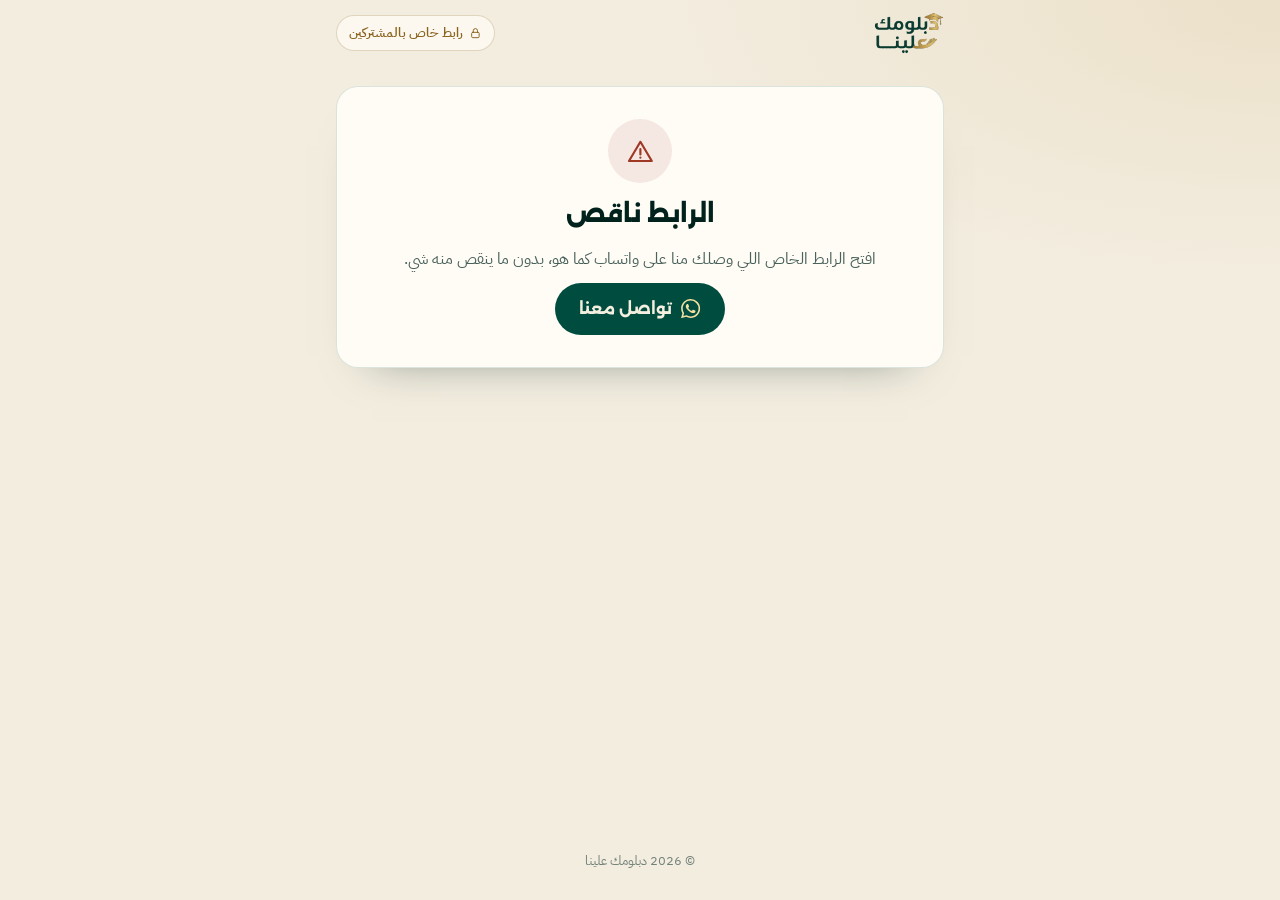
<file: upload/index.html>
<!DOCTYPE html>
<html lang="ar" dir="rtl">
<head>
<meta charset="UTF-8">
<meta name="viewport" content="width=device-width, initial-scale=1.0, viewport-fit=cover">
<meta name="theme-color" content="#F3EDE0">
<meta name="robots" content="noindex, nofollow">
<meta name="referrer" content="no-referrer">
<title>رفع الأدلة | دبلومك علينا</title>
<link rel="icon" href="/favicon.svg" type="image/svg+xml">
<link rel="apple-touch-icon" href="/apple-touch-icon.png">
<link rel="preconnect" href="https://fonts.googleapis.com">
<link rel="preconnect" href="https://fonts.gstatic.com" crossorigin>
<link href="https://fonts.googleapis.com/css2?family=Alexandria:wght@600;700;800&family=IBM+Plex+Sans+Arabic:wght@400;500;600;700&display=swap" rel="stylesheet">
<link rel="stylesheet" href="upload.css?v=3">
</head>
<body>
<svg width="0" height="0" style="position:absolute" aria-hidden="true">
  <symbol id="i-up" viewBox="0 0 24 24"><path d="M12 20V9M7 13.5l5-5 5 5M5 4h14"/></symbol>
  <symbol id="i-img" viewBox="0 0 24 24"><rect x="3" y="4" width="18" height="16" rx="2.5"/><circle cx="9" cy="10" r="1.8"/><path d="m4 18 5.5-5 4 3.5L16 14l4 4"/></symbol>
  <symbol id="i-doc" viewBox="0 0 24 24"><path d="M6 3h8l4 4v14H6z"/><path d="M14 3v4h4M9 12h6M9 16h6"/></symbol>
  <symbol id="i-vid" viewBox="0 0 24 24"><rect x="3" y="5" width="13" height="14" rx="2"/><path d="m16 10 5-3v10l-5-3"/></symbol>
  <symbol id="i-x" viewBox="0 0 24 24"><path d="M6 6l12 12M18 6 6 18"/></symbol>
  <symbol id="i-check" viewBox="0 0 24 24"><path d="m5 12.5 4.5 4.5L19 7.5"/></symbol>
  <symbol id="i-lock" viewBox="0 0 24 24"><rect x="5" y="10" width="14" height="10" rx="2"/><path d="M8 10V7a4 4 0 0 1 8 0v3"/></symbol>
  <symbol id="i-alert" viewBox="0 0 24 24"><path d="M12 4 2.5 20h19z"/><path d="M12 10v4.5M12 17.2v.1"/></symbol>
  <symbol id="i-wa" viewBox="0 0 24 24"><path d="M17.47 14.38c-.3-.15-1.76-.87-2.03-.97-.27-.1-.47-.15-.67.15-.2.3-.77.97-.94 1.16-.17.2-.35.22-.64.07-.3-.15-1.26-.46-2.39-1.47-.88-.79-1.48-1.76-1.65-2.06-.17-.3-.02-.46.13-.6.13-.14.3-.35.45-.52.15-.18.2-.3.3-.5.1-.2.05-.38-.02-.53-.08-.15-.67-1.62-.92-2.22-.24-.58-.49-.5-.67-.51h-.57c-.2 0-.52.07-.8.37-.27.3-1.04 1.02-1.04 2.48 0 1.46 1.07 2.88 1.21 3.07.15.2 2.1 3.2 5.08 4.49.71.3 1.27.49 1.7.63.72.23 1.37.2 1.88.12.58-.09 1.76-.72 2-1.41.25-.7.25-1.29.18-1.41-.08-.13-.27-.2-.57-.35M12.05 21.79h-.01a9.9 9.9 0 0 1-5.03-1.38l-.36-.21-3.74.98 1-3.65-.24-.37a9.86 9.86 0 0 1-1.51-5.26c0-5.45 4.44-9.88 9.89-9.88a9.82 9.82 0 0 1 6.99 2.9 9.82 9.82 0 0 1 2.89 6.99c0 5.45-4.44 9.88-9.88 9.88m8.41-18.3A11.81 11.81 0 0 0 12.05 0C5.5 0 .16 5.34.16 11.89c0 2.1.55 4.14 1.59 5.95L.06 24l6.3-1.65a11.88 11.88 0 0 0 5.68 1.45h.01c6.55 0 11.89-5.34 11.89-11.89 0-3.18-1.24-6.17-3.48-8.41"/></symbol>
</svg>

<header class="top">
  <div class="wrap">
    <a class="brand" href="/" aria-label="دبلومك علينا"><img src="/library/assets/logo-dark.webp" width="480" height="288" alt="دبلومك علينا"></a>
    <span class="private"><svg class="i" aria-hidden="true"><use href="#i-lock"/></svg>رابط خاص بالمشتركين</span>
  </div>
</header>

<main class="wrap" id="app">

  <!-- checking -->
  <section class="state" id="s-check" aria-live="polite">
    <div class="spinner" aria-hidden="true"></div>
    <p>لحظة، بنتأكد من رابطك…</p>
  </section>

  <!-- bad / missing link -->
  <section class="state card msg" id="s-bad" hidden>
    <span class="msg-ic warn"><svg class="i" aria-hidden="true"><use href="#i-alert"/></svg></span>
    <h1 id="badTitle">الرابط مش فعّال</h1>
    <p id="badText">هاد الرابط ملغي أو ناقص. تواصل معنا على واتساب ونبعتلك رابطك الخاص.</p>
    <a class="btn btn-green" href="https://wa.me/962779283635" target="_blank" rel="noopener"><svg class="i fill" aria-hidden="true"><use href="#i-wa"/></svg>تواصل معنا</a>
  </section>

  <!-- form -->
  <form class="state" id="s-form" hidden novalidate>
    <div class="intro">
      <p class="hello" id="hello">أهلًا</p>
      <h1>ارفع <span class="foil">دليل جديد</span></h1>
      <p class="lead">صور من صفك، منشور فيسبوك، شهادة، ورقة عمل… ارفعها هون وبتوصلنا مباشرة، وبتنحفظ بملفك عندنا لوقت تجهيز الأداة.</p>
    </div>

    <div class="card step">
      <label class="lbl">نوع النشاط <small>(اختياري)</small></label>
      <div class="kinds" role="radiogroup" aria-label="نوع النشاط">
        <button type="button" class="kind" role="radio" aria-checked="false" data-kind="صور من حصة صفية">صور من حصة</button>
        <button type="button" class="kind" role="radio" aria-checked="false" data-kind="منشور فيسبوك">منشور فيسبوك</button>
        <button type="button" class="kind" role="radio" aria-checked="false" data-kind="شهادة أو دورة">شهادة أو دورة</button>
        <button type="button" class="kind" role="radio" aria-checked="false" data-kind="ورقة عمل أو خطة">ورقة عمل أو خطة</button>
        <button type="button" class="kind" role="radio" aria-checked="false" data-kind="فيديو">فيديو</button>
        <button type="button" class="kind" role="radio" aria-checked="false" data-kind="أخرى">أخرى</button>
      </div>

      <label class="lbl" for="title">عنوان النشاط <b aria-hidden="true">*</b></label>
      <input id="title" name="title" type="text" maxlength="120" required autocomplete="off" placeholder="مثلًا: حصة الكسور مع الصف السابع">
      <p class="err" id="titleErr" hidden>اكتب عنوانًا واضحًا للنشاط (3 أحرف على الأقل).</p>

      <label class="lbl" for="desc">شرح بسيط <small>(اختياري)</small></label>
      <textarea id="desc" name="desc" rows="3" maxlength="2000" placeholder="شو صار بالنشاط؟ مع أي صف؟ أي تفاصيل بتساعدنا…"></textarea>
    </div>

    <div class="card step">
      <label class="lbl" for="files">الملفات <b aria-hidden="true">*</b></label>
      <label class="drop" id="drop" for="files">
        <svg class="i" aria-hidden="true"><use href="#i-up"/></svg>
        <strong>اختر الصور أو الملفات</strong>
        <small>صور (ومنها صور الآيفون HEIC)، PDF، Word، وفيديو قصير. حتى 30 ملف بالنشاط الواحد.</small>
      </label>
      <input id="files" type="file" multiple class="sr"
        accept="image/*,image/heic,image/heif,.heic,.heif,.jpg,.jpeg,.png,.webp,application/pdf,.pdf,.doc,.docx,application/msword,application/vnd.openxmlformats-officedocument.wordprocessingml.document,video/mp4,video/quicktime,.mp4,.mov,.m4v">
      <ul class="flist" id="flist" aria-live="polite"></ul>
      <p class="err" id="filesErr" hidden></p>
    </div>

    <button class="btn btn-gold big" type="submit" id="go"><svg class="i" aria-hidden="true"><use href="#i-up"/></svg>ارفع النشاط</button>
    <p class="note">الملفات بتنحفظ كما هي بدون ضغط، وما حدا بيشوفها غيرنا.</p>
  </form>

  <!-- uploading -->
  <section class="state card" id="s-up" hidden aria-live="polite">
    <h2 class="up-title">جاري الرفع…</h2>
    <p class="up-sub" id="upSub">لا تسكّر الصفحة لحد ما يخلص.</p>
    <div class="bar" role="progressbar" aria-valuemin="0" aria-valuemax="100" id="bar"><i id="barFill"></i></div>
    <p class="up-pct" id="upPct">0%</p>
    <ul class="flist up" id="ulist"></ul>
  </section>

  <!-- done -->
  <section class="state card msg" id="s-done" hidden>
    <span class="msg-ic ok"><svg class="i" aria-hidden="true"><use href="#i-check"/></svg></span>
    <h1>وصل النشاط ✓</h1>
    <p id="doneText"></p>
    <button class="btn btn-green" type="button" id="again"><svg class="i" aria-hidden="true"><use href="#i-up"/></svg>ارفع نشاط ثاني</button>
  </section>

  <!-- failed -->
  <section class="state card msg" id="s-fail" hidden>
    <span class="msg-ic warn"><svg class="i" aria-hidden="true"><use href="#i-alert"/></svg></span>
    <h1 id="failTitle">ما اكتمل الرفع</h1>
    <p id="failText"></p>
    <ul class="flist up" id="flistFail"></ul>
    <div class="row">
      <button class="btn btn-gold" type="button" id="retry">أكمل الرفع</button>
      <button class="btn btn-green" type="button" id="again2" hidden>ارفع نشاط ثاني</button>
      <a class="btn btn-line" href="https://wa.me/962779283635" target="_blank" rel="noopener">تواصل معنا</a>
    </div>
  </section>
</main>

<footer class="foot"><small>© 2026 دبلومك علينا</small></footer>

<script src="upload.js?v=3" defer></script>
</body>
</html>
</file>
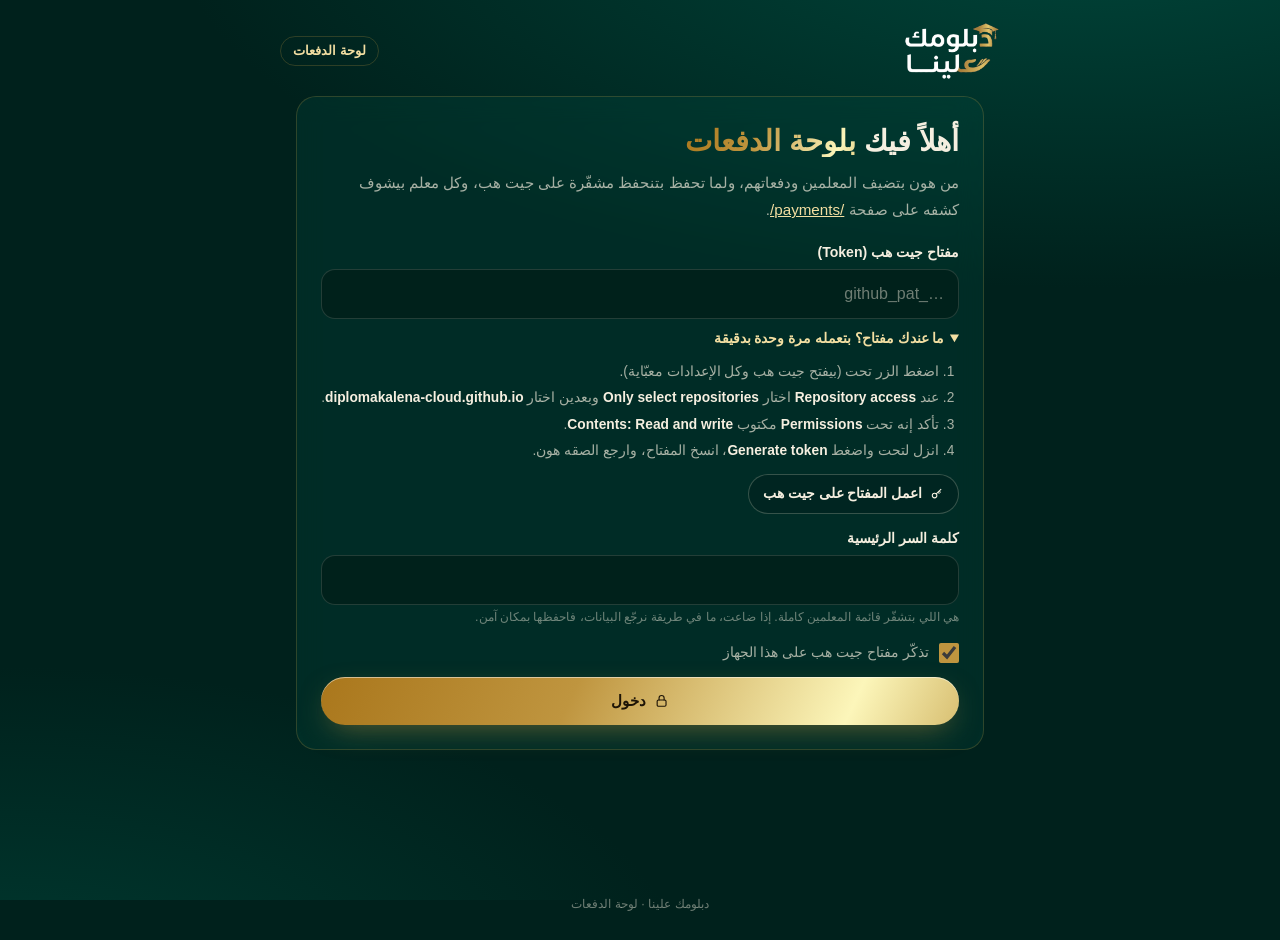
<file: payments/admin/index.html>
<!DOCTYPE html>
<html lang="ar" dir="rtl">
<head>
<meta charset="UTF-8">
<meta name="viewport" content="width=device-width, initial-scale=1.0, viewport-fit=cover">
<meta name="theme-color" content="#00211C">
<meta name="robots" content="noindex, nofollow">
<!-- The page may only talk to this site and the GitHub API: nothing on it can send data anywhere else. -->
<meta http-equiv="Content-Security-Policy" content="default-src 'self'; script-src 'self' 'unsafe-inline'; style-src 'self' 'unsafe-inline' https://fonts.googleapis.com; font-src https://fonts.gstatic.com; img-src 'self' data:; connect-src 'self' https://api.github.com; object-src 'none'; base-uri 'none'; form-action 'none'">
<title>لوحة الدفعات | دبلومك علينا</title>
<link rel="icon" href="../../favicon.svg" type="image/svg+xml">
<link rel="apple-touch-icon" href="../../apple-touch-icon.png">
<link rel="preconnect" href="https://fonts.googleapis.com">
<link rel="preconnect" href="https://fonts.gstatic.com" crossorigin>
<link href="https://fonts.googleapis.com/css2?family=Alexandria:wght@500;700;800&family=IBM+Plex+Sans+Arabic:wght@400;500;600;700&display=swap" rel="stylesheet">
<style>
/* ================= Tokens (same as the main site) ================= */
:root{
  --forest:#00211C;
  --green:#004D40;
  --gold:#BF953F;
  --gold-hi:#F3DFA2;
  --ink:#F5EFE0;
  --muted:rgba(245,239,224,.68);
  --faint:rgba(245,239,224,.45);
  --line:rgba(191,149,63,.24);
  --glass:rgba(0,77,64,.28);
  --field:rgba(0,20,17,.45);
  --field-line:rgba(245,239,224,.14);
  --error:#FFB4A2;
  --late:#FFB48A;
  --ok:#9FE0C0;
  --foil:linear-gradient(115deg,#AA771C 0%,#BF953F 20%,#FCF6BA 42%,#B38728 60%,#FBF5B7 80%,#AA771C 100%);
  --f-display:'Alexandria',sans-serif;
  --f-body:'IBM Plex Sans Arabic',sans-serif;
  --ease:cubic-bezier(.22,1,.36,1);
  --r-md:20px; --r-sm:14px;
  --gutter:16px;
  color-scheme:dark;
}
*,*::before,*::after{margin:0;padding:0;box-sizing:border-box;-webkit-tap-highlight-color:transparent}
html{-webkit-text-size-adjust:100%}
body{
  font-family:var(--f-body);color:var(--ink);line-height:1.75;font-size:16px;
  background:var(--forest);
  background-image:radial-gradient(120% 70% at 85% -10%, rgba(0,77,64,.85), transparent 60%),radial-gradient(90% 60% at 0% 110%, rgba(0,77,64,.55), transparent 60%);
  background-attachment:fixed;min-height:100vh;overflow-x:hidden;
}
img{max-width:100%;display:block}
button{font:inherit;color:inherit;background:none;border:0;cursor:pointer}
a{color:var(--gold-hi)}
:focus-visible{outline:2px solid var(--gold-hi);outline-offset:3px;border-radius:8px}
svg.i{width:1em;height:1em;fill:none;stroke:currentColor;stroke-width:1.8;stroke-linecap:round;stroke-linejoin:round;flex-shrink:0}
[hidden]{display:none!important}
.foil{background:var(--foil);background-size:220% 100%;-webkit-background-clip:text;background-clip:text;-webkit-text-fill-color:transparent;color:var(--gold)}
.num{font-variant-numeric:tabular-nums}
.wrap{width:100%;max-width:720px;margin:0 auto;padding:0 var(--gutter)}

.top{padding:22px 0 6px;display:flex;align-items:center;justify-content:space-between;gap:12px}
.top img{width:96px;height:auto}
.top .tag{font-size:.8rem;font-weight:600;color:var(--gold-hi);border:1px solid var(--line);border-radius:99px;padding:3px 12px}

.screen{padding:10px 0 130px}
.card{background:var(--glass);border:1px solid var(--line);border-radius:var(--r-md);padding:20px 16px;margin-bottom:14px;
  backdrop-filter:blur(14px);-webkit-backdrop-filter:blur(14px)}
@media (min-width:560px){ .card{padding:24px 24px} }
h1{font-family:var(--f-display);font-weight:800;font-size:clamp(1.4rem,5.5vw,1.8rem);line-height:1.45;margin-bottom:8px}
h2{font-family:var(--f-display);font-weight:700;font-size:1.05rem;line-height:1.5;display:flex;align-items:center;gap:8px}
h2 svg{color:var(--gold)}
.lead{color:var(--muted);margin-bottom:16px;font-size:.95rem}

/* Fields */
.grid{display:grid;gap:12px}
@media (min-width:560px){ .grid.g2{grid-template-columns:1fr 1fr} }
.field label{display:block;font-weight:600;font-size:.88rem;margin-bottom:5px}
.field small{display:block;color:var(--faint);font-size:.78rem;margin-top:3px;line-height:1.6}
select{width:100%;min-height:48px;padding:10px 14px;border-radius:var(--r-sm);background:var(--field);border:1px solid var(--field-line);color:var(--ink);font:inherit;font-size:1rem;cursor:pointer}
select:focus{outline:none;border-color:var(--gold);box-shadow:0 0 0 3px rgba(191,149,63,.18)}
select option{background:#0A3A32;color:var(--ink)}
input,textarea{
  width:100%;min-height:48px;padding:10px 14px;border-radius:var(--r-sm);
  background:var(--field);border:1px solid var(--field-line);color:var(--ink);
  font:inherit;font-size:1rem;transition:border-color .25s,box-shadow .25s;-webkit-appearance:none;appearance:none}
textarea{min-height:90px;resize:vertical;line-height:1.7}
input::placeholder,textarea::placeholder{color:var(--faint)}
input:focus,textarea:focus{outline:none;border-color:var(--gold);box-shadow:0 0 0 3px rgba(191,149,63,.18)}
input.ltr{direction:ltr;text-align:right}
input[type=date]{direction:ltr;text-align:right;color-scheme:dark}
input[type=checkbox]{width:20px;height:20px;min-height:0;accent-color:var(--gold);-webkit-appearance:auto;appearance:auto;flex-shrink:0}
.field.invalid input{border-color:rgba(255,180,162,.6)}
.with-btn{display:flex;gap:8px}
.with-btn input{flex:1;min-width:0}
.howto{margin-top:8px;font-size:.86rem;color:var(--muted)}
.howto summary{cursor:pointer;color:var(--gold-hi);font-weight:600}
.howto ol{margin:8px 0 10px;padding-inline-start:20px;line-height:1.9}
.howto b{color:var(--ink);font-weight:600;direction:ltr;unicode-bidi:isolate}
.perm{border-color:rgba(255,180,162,.45)}
.perm h2{color:var(--error)}
.perm h2 svg{color:var(--error)}
.perm p{color:var(--muted);font-size:.92rem;margin:6px 0 4px}
ol.fix{padding-inline-start:20px;font-size:.9rem;color:var(--muted);line-height:1.9;margin-top:6px}
ol.fix b{color:var(--ink);font-weight:600;direction:ltr;unicode-bidi:isolate}
.check.setting{align-items:flex-start;padding:12px 14px;border-radius:var(--r-sm);background:var(--glass);border:1px solid var(--field-line);margin:0 0 12px;color:var(--ink)}
.check.setting input{margin-top:4px}
.check.setting small{display:block;color:var(--faint);font-size:.78rem}
.check{display:flex;align-items:center;gap:10px;font-size:.88rem;color:var(--muted);cursor:pointer;margin:12px 0}
.check.restart{align-items:flex-start;margin:8px 0 0;font-size:.84rem}
.check.restart input{margin-top:3px}
.check.restart small{display:block;color:var(--faint);font-size:.78rem}

/* Buttons */
.btn{display:inline-flex;align-items:center;justify-content:center;gap:8px;min-height:48px;padding:0 20px;border-radius:99px;
  font-family:var(--f-display);font-weight:700;font-size:.95rem;transition:transform .3s var(--ease),box-shadow .3s,background .3s,opacity .3s;text-decoration:none;white-space:nowrap}
.btn-gold{background:var(--foil);background-size:200% 100%;color:#1d1406;box-shadow:0 10px 30px -10px rgba(191,149,63,.55),inset 0 1px 0 rgba(255,255,255,.5)}
.btn-gold:hover{transform:translateY(-1px)}
.btn-ghost{border:1px solid rgba(245,239,224,.22);background:rgba(0,33,28,.5);color:var(--ink)}
.btn-ghost:hover{border-color:var(--gold);color:var(--gold-hi)}
.btn-danger{border:1px solid rgba(255,180,162,.35);color:var(--error)}
.btn-danger:hover{background:rgba(255,180,162,.08)}
.btn-sm{min-height:40px;padding:0 14px;font-size:.86rem}
.btn[disabled]{opacity:.5;pointer-events:none}
.btn-block{width:100%}
.icon-btn{width:40px;height:40px;display:grid;place-items:center;border-radius:12px;color:var(--faint);flex-shrink:0}
.icon-btn:hover{color:var(--error);background:rgba(255,180,162,.08)}

.msg{display:flex;align-items:flex-start;gap:8px;margin:12px 0 0;padding:10px 14px;border-radius:var(--r-sm);font-size:.9rem;line-height:1.7}
.msg.err{color:var(--error);background:rgba(255,180,162,.08);border:1px solid rgba(255,180,162,.3)}
.msg.info{color:var(--gold-hi);background:rgba(191,149,63,.08);border:1px solid rgba(191,149,63,.3)}
.msg svg{margin-top:4px}

.toolbar{display:flex;gap:10px;margin-bottom:12px}
.toolbar.sub{gap:8px;margin-top:-2px}
.toolbar.sub .btn{flex:1}
.imp-file{display:block;color:var(--faint);font-size:.8rem;font-weight:400;font-family:var(--f-body);overflow:hidden;text-overflow:ellipsis;white-space:nowrap;direction:ltr;text-align:right;margin-bottom:4px}
.tabs{display:flex;gap:6px;flex-wrap:wrap;margin:12px 0 2px}
.tab{padding:6px 14px;border-radius:99px;font-size:.86rem;font-weight:600;color:var(--muted);border:1px solid var(--field-line);background:var(--field)}
.tab.on{color:#1d1406;background:var(--foil);background-size:200% 100%;border-color:transparent}
.tab[disabled]{opacity:.4;cursor:not-allowed}
.linkbox{display:flex;gap:8px;margin:10px 0}
.linkbox input{flex:1;min-width:0;font-size:.82rem;direction:ltr;text-align:left;color:var(--muted)}
.sent{font-size:.8rem;color:var(--faint);margin-top:10px}
.sent b{color:var(--ok);font-weight:600}
.imp-opts{display:grid;gap:12px;margin:14px 0}
@media (min-width:560px){ .imp-opts{grid-template-columns:1fr 1fr} }
.imp-table{width:100%;border-collapse:collapse;font-size:.86rem;margin-top:8px}
.imp-table th{color:var(--muted);font-weight:500;text-align:start;padding:6px 6px;border-bottom:1px solid var(--field-line)}
.imp-table td{padding:8px 6px;border-bottom:1px solid var(--field-line);vertical-align:top}
.imp-table td small{display:block;color:var(--faint);font-size:.76rem}
.imp-wrap{overflow-x:auto;margin:0 -4px}
.toolbar input{flex:1;min-width:0}

/* Teacher list */
.list{list-style:none}
.row{display:flex;align-items:center;gap:12px;width:100%;text-align:start;padding:14px 14px;margin-bottom:8px;border-radius:var(--r-sm);
  background:var(--glass);border:1px solid var(--field-line);transition:border-color .2s}
.row:hover{border-color:var(--line)}
.row .who{flex:1;min-width:0}
.row .who b{display:block;font-weight:600;overflow:hidden;text-overflow:ellipsis;white-space:nowrap}
.row .who small{display:block;color:var(--muted);font-size:.82rem}
.row .who small.nosend{color:var(--gold-hi);font-size:.76rem;display:flex;align-items:center;gap:6px}
.row .who small.nosend::before{content:'';width:6px;height:6px;border-radius:50%;background:var(--gold)}
.pill{display:inline-flex;align-items:center;gap:6px;padding:2px 10px;border-radius:99px;font-size:.78rem;font-weight:600;white-space:nowrap;
  color:var(--gold-hi);background:rgba(191,149,63,.12);border:1px solid rgba(191,149,63,.3)}
.pill.late{color:var(--late);background:rgba(255,140,90,.1);border-color:rgba(255,180,138,.4)}
.pill.ok{color:var(--ok);background:rgba(159,224,192,.08);border-color:rgba(159,224,192,.3)}
.pill.warn{color:var(--error);background:rgba(255,180,162,.08);border-color:rgba(255,180,162,.35)}
.empty{color:var(--muted);text-align:center;padding:26px 10px}
.pill.mute{color:var(--muted);background:var(--field);border-color:var(--field-line)}

/* This month's collection, and the teachers grouped by where this month's installment stands */
.month{padding:16px;border-radius:var(--r-md);background:var(--glass);border:1px solid var(--line);margin-bottom:14px}
.month-head{display:flex;align-items:baseline;justify-content:space-between;gap:6px 12px;flex-wrap:wrap}
.month-head h2{font-family:var(--f-display);font-size:1rem;font-weight:700}
.month-head span{color:var(--muted);font-size:.88rem}
.month-head span b{font-family:var(--f-display);font-size:1.1rem;color:var(--ok)}
.mbar{display:flex;height:8px;border-radius:99px;background:var(--field);overflow:hidden;margin:10px 0 12px}
.mbar i{display:block;height:100%;background:var(--ok);border-radius:99px}
.mnums{display:grid;grid-template-columns:repeat(3,1fr);gap:8px}
.mnums div{padding:8px 4px;border-radius:var(--r-sm);background:var(--field);text-align:center}
.mnums span{display:block;font-size:.74rem;color:var(--muted)}
.mnums b{display:block;font-family:var(--f-display);font-weight:700;font-size:1.05rem;line-height:1.5}
.mnums .owed b{color:var(--gold-hi)}
.mnums .owed.hot b{color:var(--late)}
#dashChips{margin:2px 0 12px}
.b-warn{--c:var(--error)}
.b-late{--c:var(--late)}
.b-due{--c:var(--gold)}
.b-paid{--c:var(--ok)}
.b-later{--c:var(--faint)}
.b-full{--c:rgba(159,224,192,.4)}
.row[class*="b-"]{border-inline-start:4px solid var(--c)}
.grp>summary{list-style:none;display:flex;align-items:center;gap:8px;padding:10px 2px 8px;cursor:pointer;font-weight:600;font-size:.94rem}
.grp>summary::-webkit-details-marker{display:none}
.grp>summary .dot{width:10px;height:10px;border-radius:50%;background:var(--c);flex-shrink:0}
.grp>summary b{font-family:var(--f-display);font-weight:700;color:var(--c)}
.grp>summary .chev{margin-inline-start:auto;color:var(--faint);transition:transform .25s}
.grp[open]>summary .chev{transform:rotate(180deg)}
.col-title{display:none}
.dash-cols .col>.empty{display:none;padding:14px 10px}
@media (min-width:1000px){
  /* On a computer «ما دفعوا» and «دفعوا» sit side by side, a little wider than the rest of the page. */
  .dash-cols{display:grid;grid-template-columns:1fr 1fr;gap:0 20px;align-items:start;width:min(1000px,100vw - 48px);margin-inline:calc(50% - min(500px,50vw - 24px))}
  .dash-cols .col>.empty{display:block}
  .col-title{display:flex;align-items:center;gap:8px;font-family:var(--f-display);font-size:1.05rem;font-weight:700;padding:6px 2px 4px;border-bottom:1px solid var(--line);margin-bottom:4px}
}

/* Editor */
.ed-head{display:flex;align-items:center;justify-content:space-between;gap:10px;margin:4px 0 12px}
.live{display:grid;grid-template-columns:1fr 1fr;gap:10px}
.live div{padding:10px;border-radius:var(--r-sm);background:var(--field);border:1px solid var(--field-line);text-align:center}
.live span{display:block;font-size:.76rem;color:var(--muted)}
.live b{display:block;font-family:var(--f-display);font-weight:700;font-size:1.05rem;line-height:1.6}
.live .pill{margin-top:4px}
.pays{list-style:none;margin-top:8px}
.pays li{display:flex;align-items:center;gap:10px;padding:10px 0;border-top:1px solid var(--field-line)}
.pays li:first-child{border-top:0}
.pays .info{flex:1;min-width:0}
.pays .info b{display:block;font-weight:600;font-size:.94rem}
.pays .info small{display:block;color:var(--muted);font-size:.82rem;overflow-wrap:anywhere}
.pays .val{font-family:var(--f-display);font-weight:700;white-space:nowrap}
.add-pay{margin-top:14px;padding:14px;border-radius:var(--r-sm);background:rgba(0,20,17,.3);border:1px dashed var(--line)}
.add-pay .grid{grid-template-columns:1fr 1fr}
.add-pay .full{grid-column:1/-1}
.actions{display:flex;flex-wrap:wrap;gap:10px}
pre.share{white-space:pre-wrap;overflow-wrap:anywhere;word-break:break-word;font:inherit;font-size:.9rem;color:var(--muted);background:var(--field);border:1px solid var(--field-line);border-radius:var(--r-sm);padding:12px 14px;margin:10px 0}

/* Save bar */
.savebar{position:fixed;bottom:0;inset-inline:0;z-index:40;padding:10px 0 calc(10px + env(safe-area-inset-bottom));
  background:rgba(0,33,28,.88);backdrop-filter:blur(18px);-webkit-backdrop-filter:blur(18px);border-top:1px solid rgba(191,149,63,.16)}
.savebar .wrap{display:flex;align-items:center;gap:12px}
.savebar .status{flex:1;min-width:0;font-size:.84rem;color:var(--muted);line-height:1.6}
.savebar .status.dirty{color:var(--gold-hi)}
.savebar .status.bad{color:var(--error)}
.savebar .status.good{color:var(--ok)}
.spin{display:none;width:16px;height:16px;border-radius:50%;border:2px solid rgba(29,20,6,.3);border-top-color:#1d1406}
.btn.loading .spin{display:inline-block}
@media (prefers-reduced-motion:no-preference){ .spin{animation:spin .8s linear infinite} }
@keyframes spin{to{transform:rotate(360deg)}}

.toast{position:fixed;left:50%;bottom:90px;transform:translateX(-50%);z-index:80;background:#0A3A32;border:1px solid var(--line);color:var(--ink);
  padding:8px 18px;border-radius:99px;font-size:.88rem;box-shadow:0 10px 30px rgba(0,0,0,.4);
  display:flex;align-items:center;gap:14px;width:max-content;max-width:calc(100% - 32px);line-height:1.6}
.toast button{color:var(--gold-hi);font-weight:700;text-decoration:underline;text-underline-offset:3px;white-space:nowrap}

/* Sections */
.seg{display:flex;gap:4px;padding:4px;border-radius:99px;background:var(--field);border:1px solid var(--field-line);margin:4px 0 14px}
.seg button{flex:1;min-height:42px;border-radius:99px;font-family:var(--f-display);font-weight:700;font-size:.9rem;color:var(--muted);display:inline-flex;align-items:center;justify-content:center;gap:8px}
.seg button.on{color:#1d1406;background:var(--foil);background-size:200% 100%}
.seg.sm{margin:0 0 12px}
.seg.sm button{min-height:38px;font-size:.86rem}
.badge{min-width:20px;height:20px;padding:0 6px;border-radius:99px;background:var(--late);color:#2a1206;font-family:var(--f-body);font-size:.74rem;font-weight:700;display:inline-grid;place-items:center;line-height:1}
.head-row{display:flex;justify-content:space-between;align-items:baseline;gap:10px}
.head-row .count{font-size:.82rem;color:var(--faint);white-space:nowrap}
.linkish{color:var(--gold-hi);text-decoration:underline;text-underline-offset:3px;font-size:inherit}

/* Task status marks */
.st{width:30px;height:30px;border-radius:50%;display:grid;place-items:center;flex-shrink:0;border:1.5px solid transparent;color:var(--faint)}
.st svg{font-size:.92rem}
.st-todo{border-color:rgba(245,239,224,.26)}
.st-doing{border-color:var(--gold);border-style:dashed;color:var(--gold-hi)}
.st-ready{border-color:var(--gold-hi);background:rgba(243,223,162,.16);color:var(--gold-hi)}
.st-done{background:var(--ok);color:#06261d}
.st-done svg{stroke-width:2.6}
.st-fix{border-color:var(--late);background:rgba(255,140,90,.14);color:var(--late)}
.st-na{color:var(--faint)}
.st.late{box-shadow:0 0 0 2px rgba(255,140,90,.6)}

/* Tasks: worklist */
.chips{display:flex;gap:6px;flex-wrap:wrap}
.chip{padding:5px 12px;border-radius:99px;font-size:.84rem;font-weight:600;color:var(--muted);border:1px solid var(--field-line);background:var(--field);display:inline-flex;align-items:center;gap:6px;line-height:1.5}
.chip b{font-family:var(--f-display);font-weight:700;color:var(--ink)}
.chip.zero{opacity:.55}
.chip.hot b{color:var(--late)}
.chip.on{color:#1d1406;background:var(--foil);background-size:200% 100%;border-color:transparent;opacity:1}
.chip.on b{color:#1d1406}
.work{list-style:none;margin-top:12px}
.wrow{display:flex;align-items:center;gap:8px;padding:8px 0;border-top:1px solid var(--field-line)}
.wrow:first-child{border-top:0}
.wmain{flex:1;min-width:0;display:flex;align-items:center;gap:12px;text-align:start;padding:2px 0}
.wrow .who{flex:1;min-width:0}
.wrow .who b{display:block;font-weight:600;overflow:hidden;text-overflow:ellipsis;white-space:nowrap}
.wrow .who small{display:block;color:var(--muted);font-size:.8rem;line-height:1.6;overflow-wrap:anywhere}
.wrow .who small.lt,.lt{color:var(--late)}
.wrow .who small.sn{color:var(--gold-hi)}
.wrow > .btn{flex-shrink:0}
.tell-acts{display:flex;gap:6px;align-items:center;flex-wrap:wrap;justify-content:flex-end}

/* Tasks: grid */
.brush{display:flex;gap:6px;overflow-x:auto;padding:2px 2px 8px;margin:0 -2px;scrollbar-width:thin}
.bchip{flex-shrink:0;display:inline-flex;align-items:center;gap:6px;min-height:40px;padding:4px 12px 4px 8px;border-radius:99px;font-size:.84rem;font-weight:600;color:var(--muted);border:1px solid var(--field-line);background:var(--field);white-space:nowrap}
.bchip .st{width:24px;height:24px}
.bchip .st svg{font-size:.78rem}
.bchip.on{border-color:var(--gold);color:var(--ink);background:rgba(191,149,63,.16);box-shadow:0 0 0 2px rgba(191,149,63,.25)}
.bchip[disabled]{opacity:.4;pointer-events:none}
.hint{font-size:.8rem;color:var(--faint);margin:2px 0 10px;line-height:1.7}
.mx-wrap{overflow:auto;max-height:70vh;border-radius:var(--r-sm);border:1px solid var(--field-line);background:rgba(0,20,17,.35);overscroll-behavior:contain}
.mx{border-collapse:separate;border-spacing:0}
.mx th,.mx td{padding:3px;text-align:center;vertical-align:middle}
.mx thead th{position:sticky;top:0;z-index:2;background:#032c26}
.mx thead tr + tr th{top:31px}
.mx .band{height:31px;padding:0 8px;font-size:.74rem;font-weight:600;color:var(--gold-hi);white-space:nowrap;border-bottom:1px solid var(--field-line)}
.mx .corner{inset-inline-start:0;z-index:4;padding:0 10px;font-size:.78rem;font-weight:500;color:var(--muted);text-align:start}
.mx .rowh{position:sticky;inset-inline-start:0;z-index:1;background:#032c26;padding:0;text-align:start}
.mx .rowh button{display:block;width:128px;padding:5px 10px;text-align:start}
.mx .rowh b{display:block;font-weight:600;font-size:.84rem;overflow:hidden;text-overflow:ellipsis;white-space:nowrap}
.mx .rowh small{display:block;font-size:.72rem;color:var(--faint)}
.mx .rowh button:hover b{color:var(--gold-hi)}
.mx tbody tr + tr > *{border-top:1px solid rgba(245,239,224,.06)}
.mx .gs{border-inline-start:1px solid var(--line)}
.colh{width:32px;height:28px;border-radius:8px;font-size:.8rem;font-weight:700;color:var(--muted);font-variant-numeric:tabular-nums}
.colh:hover{color:var(--gold-hi);background:rgba(191,149,63,.12)}
.colh.soon{color:var(--gold-hi);box-shadow:inset 0 -2px 0 var(--gold)}
.colh.done{color:var(--ok)}
.wnav{display:flex;align-items:center;gap:4px;margin:0 0 12px}
.wnav-t{flex:1;min-width:0;text-align:center;line-height:1.5}
.wnav-t b{display:flex;justify-content:center;align-items:center;gap:8px;font-family:var(--f-display);font-weight:700;font-size:.98rem}
.wnav-t small{display:block;color:var(--muted);font-size:.78rem}
.wnav .chip{flex-shrink:0;margin-inline-start:4px}
.to-r{transform:rotate(-90deg)}
.nw{white-space:nowrap}
.to-l{transform:rotate(90deg)}
.mx .c{width:30px;height:30px;margin:auto;position:relative}
.mx .c.has::after{content:'';position:absolute;top:-2px;inset-inline-end:-2px;width:8px;height:8px;border-radius:50%;background:var(--gold-hi);border:1.5px solid #032c26}
.mx td.off{background:repeating-linear-gradient(135deg,transparent 0 5px,rgba(245,239,224,.05) 5px 10px)}
.legend{margin-top:12px;font-size:.86rem;color:var(--muted)}
.legend summary{cursor:pointer;color:var(--gold-hi);font-weight:600}
.legend p{margin-top:10px;color:var(--ink);font-weight:600}
.legend ol{padding-inline-start:24px;line-height:1.8}
.legend small{color:var(--faint)}

/* Sheets */
dialog.sheet{margin:auto auto 0;padding:0;width:100%;max-width:min(560px,100%);max-height:90vh;border:1px solid var(--line);border-bottom:0;border-radius:var(--r-md) var(--r-md) 0 0;
  background:#06352e;color:var(--ink);overflow:auto;overscroll-behavior:contain}
dialog.sheet::backdrop{background:rgba(0,10,8,.62)}
@media (min-width:600px){ dialog.sheet{margin:auto;border-bottom:1px solid var(--line);border-radius:var(--r-md)} }
.sheet-in{padding:18px 16px calc(16px + env(safe-area-inset-bottom))}
.sheet-in h3{font-family:var(--f-display);font-weight:700;font-size:1.05rem;line-height:1.5;overflow-wrap:anywhere}
.sheet-in .sub{color:var(--muted);font-size:.86rem;margin:2px 0 14px}
.sheet-in .field{margin-bottom:12px}
.sheet-in .grid{gap:0 12px}
.sheet-in textarea{min-height:64px}
.sheet-in .hist{font-size:.8rem;color:var(--faint);margin:-2px 0 12px}
.sgrid{display:grid;grid-template-columns:repeat(3,1fr);gap:8px;margin-bottom:14px}
.sbtn{display:flex;flex-direction:column;align-items:center;gap:6px;padding:10px 4px;border-radius:var(--r-sm);border:1px solid var(--field-line);background:var(--field);font-size:.8rem;font-weight:600;color:var(--muted);line-height:1.4}
.sbtn:hover{border-color:var(--line);color:var(--ink)}
.sbtn.on{border-color:var(--gold);color:var(--ink);background:rgba(191,149,63,.16);box-shadow:0 0 0 2px rgba(191,149,63,.25)}
.sheet-foot{display:flex;gap:8px;justify-content:space-between;align-items:center;margin-top:8px}
.checklist{max-height:36vh;overflow:auto;border:1px solid var(--field-line);border-radius:var(--r-sm);padding:0 12px;margin:10px 0 8px}
.checklist .check{margin:0;padding:9px 0;border-top:1px solid var(--field-line);color:var(--ink)}
.checklist .check:first-child{border-top:0}
.checklist .check > span:first-of-type{flex:1;min-width:0}
.checklist .st{width:24px;height:24px}
.checklist .st svg{font-size:.78rem}
.checklist .empty{padding:14px 0}
.mini-acts{display:flex;gap:16px;font-size:.84rem}

/* Tasks: list editor */
.grp-head{display:flex;gap:6px;align-items:center}
.grp-head .gname{flex:1;min-width:0;font-family:var(--f-display);font-weight:700}
.klist .icon-btn,.grp-head .icon-btn{color:var(--muted)}
.icon-btn.mv:hover{color:var(--gold-hi);background:rgba(191,149,63,.1)}
.icon-btn[disabled]{opacity:.3;pointer-events:none}
.flip{transform:rotate(180deg)}
.who-btn{margin:10px 0 2px;font-size:.84rem;color:var(--gold-hi);display:inline-flex;align-items:center;gap:6px}
.klist{list-style:none;margin:6px 0 10px}
.klist li{display:grid;grid-template-columns:26px 1fr;gap:6px 8px;align-items:center;padding:10px 0;border-top:1px solid var(--field-line)}
.klist .kn{font-family:var(--f-display);font-weight:700;color:var(--faint);text-align:center}
.klist .krow2{grid-column:2;display:flex;flex-wrap:wrap;gap:6px 4px;align-items:center}
.klist .krow2 input,.klist .krow2 select{flex:1 1 130px;min-width:0;min-height:42px;padding-block:8px;font-size:.92rem}
.klist .kacts{display:flex;gap:2px;margin-inline-start:auto}
.crs{padding:10px 0;border-top:1px solid var(--field-line)}
.crs:first-of-type{border-top:0}
.crs .who-btn{margin-top:6px}
details.wcard > summary,details.wk > summary{list-style:none;display:flex;align-items:center;gap:10px;cursor:pointer}
details.wcard > summary::-webkit-details-marker,details.wk > summary::-webkit-details-marker{display:none}
details.wcard > summary .count,details.wk > summary .count{margin-inline-start:auto;font-size:.82rem;color:var(--faint);white-space:nowrap}
details.wcard > summary .chev,details.wk > summary .chev{color:var(--faint);transition:transform .25s var(--ease)}
details.wcard[open] > summary .chev,details.wk[open] > summary .chev{transform:rotate(180deg)}
details.wcard[open] > summary{margin-bottom:6px}
.wk-t{display:flex;flex-direction:column;min-width:0;line-height:1.5}
.wk-t b{font-family:var(--f-display);font-weight:700;font-size:.98rem;display:flex;align-items:center;gap:8px}
.wk-t small{color:var(--muted);font-size:.78rem}
.wk-tag{padding:0 9px;border-radius:99px;font-family:var(--f-body);font-size:.72rem;font-weight:700;color:#1d1406;background:var(--foil);background-size:200% 100%}
.klist .icon-btn{width:38px;height:38px}
.klist input.invalid{border-color:rgba(255,180,162,.6)}

/* Tasks: teacher page */
.gtoggles{display:flex;flex-wrap:wrap;gap:6px;align-items:center;margin:12px 0 4px;font-size:.84rem;color:var(--muted)}
.gt{display:inline-flex;align-items:center;gap:6px;padding:4px 12px 4px 10px;border-radius:99px;border:1px solid var(--field-line);background:var(--field);cursor:pointer;color:var(--ink)}
.gt input[type=checkbox]{width:16px;height:16px}
h3.gname{font-family:var(--f-display);font-weight:700;font-size:.9rem;color:var(--gold-hi);margin:16px 0 2px}
details.wk{border-top:1px solid var(--field-line);margin-top:12px;padding-top:10px}
details.wk .tl{margin-top:4px}
.tl{list-style:none}
.trow{display:flex;align-items:center;gap:12px;width:100%;text-align:start;padding:9px 0;border-top:1px solid var(--field-line)}
.tl li:first-child .trow{border-top:0}
.trow .info{flex:1;min-width:0}
.trow .info b{display:block;font-weight:600;font-size:.92rem;overflow-wrap:anywhere}
.trow .info small{display:block;color:var(--muted);font-size:.8rem;line-height:1.6;overflow-wrap:anywhere}
.trow .info small.pn{color:var(--faint)}
.trow:hover .info b{color:var(--gold-hi)}
footer{text-align:center;color:var(--faint);font-size:.78rem;padding:0 var(--gutter) 24px}
</style>
</head>
<body>
<svg width="0" height="0" style="position:absolute" aria-hidden="true">
  <symbol id="i-lock" viewBox="0 0 24 24"><rect x="5" y="11" width="14" height="10" rx="2"/><path d="M8 11V8a4 4 0 0 1 8 0v3"/></symbol>
  <symbol id="i-alert" viewBox="0 0 24 24"><circle cx="12" cy="12" r="9"/><path d="M12 8v5M12 16.5v.01"/></symbol>
  <symbol id="i-plus" viewBox="0 0 24 24"><path d="M12 5v14M5 12h14"/></symbol>
  <symbol id="i-back" viewBox="0 0 24 24"><path d="M5 12h14M13 6l6 6-6 6"/></symbol>
  <symbol id="i-x" viewBox="0 0 24 24"><path d="M6 6l12 12M18 6 6 18"/></symbol>
  <symbol id="i-key" viewBox="0 0 24 24"><circle cx="8" cy="15" r="4"/><path d="m10.8 12.2 8.2-8.2M16 7l2 2M14 9l2 2"/></symbol>
  <symbol id="i-user" viewBox="0 0 24 24"><circle cx="12" cy="8" r="4"/><path d="M4 21a8 8 0 0 1 16 0"/></symbol>
  <symbol id="i-list" viewBox="0 0 24 24"><path d="M9 6h11M9 12h11M9 18h11M4.5 6h.01M4.5 12h.01M4.5 18h.01"/></symbol>
  <symbol id="i-send" viewBox="0 0 24 24"><path d="M21 3 10 14M21 3l-7 18-4-7-7-4z"/></symbol>
  <symbol id="i-copy" viewBox="0 0 24 24"><rect x="8" y="8" width="12" height="12" rx="2"/><path d="M16 8V5a1 1 0 0 0-1-1H5a1 1 0 0 0-1 1v10a1 1 0 0 0 1 1h3"/></symbol>
  <symbol id="i-up" viewBox="0 0 24 24"><path d="M12 16V4M7 9l5-5 5 5M4 16v3a1 1 0 0 0 1 1h14a1 1 0 0 0 1-1v-3"/></symbol>
  <symbol id="i-down" viewBox="0 0 24 24"><path d="M12 4v12M7 11l5 5 5-5M4 16v3a1 1 0 0 0 1 1h14a1 1 0 0 0 1-1v-3"/></symbol>
  <symbol id="i-link" viewBox="0 0 24 24"><path d="M10 14a5 5 0 0 0 7 0l3-3a5 5 0 0 0-7-7l-1 1M14 10a5 5 0 0 0-7 0l-3 3a5 5 0 0 0 7 7l1-1"/></symbol>
  <symbol id="i-eye" viewBox="0 0 24 24"><path d="M2 12s3.6-7 10-7 10 7 10 7-3.6 7-10 7S2 12 2 12z"/><circle cx="12" cy="12" r="3"/></symbol>
  <symbol id="i-search" viewBox="0 0 24 24"><circle cx="11" cy="11" r="7"/><path d="m20 20-3.5-3.5"/></symbol>
  <symbol id="i-check" viewBox="0 0 24 24"><path d="m5 12.5 4.5 4.5L19 7.5"/></symbol>
  <symbol id="i-pen" viewBox="0 0 24 24"><path d="M4 20h4L19 9l-4-4L4 16z"/><path d="m13 7 4 4"/></symbol>
  <symbol id="i-doc" viewBox="0 0 24 24"><path d="M6 3h8l4 4v14H6z"/><path d="M14 3v4h4M9 12h6M9 16h4"/></symbol>
  <symbol id="i-redo" viewBox="0 0 24 24"><path d="M20 12a8 8 0 1 1-2.34-5.66"/><path d="M20 4v4.5h-4.5"/></symbol>
  <symbol id="i-dash" viewBox="0 0 24 24"><path d="M7 12h10"/></symbol>
  <symbol id="i-tasks" viewBox="0 0 24 24"><rect x="5" y="4.5" width="14" height="16.5" rx="2.5"/><path d="M9 4.5V3h6v1.5M8.5 10.5l1.5 1.5 3-3M8.5 16.5l1.5 1.5 3-3M15 11h1.5M15 17h1.5"/></symbol>
  <symbol id="i-undo" viewBox="0 0 24 24"><path d="M9 14 4 9l5-5"/><path d="M4 9h10.5a5.5 5.5 0 0 1 0 11H11"/></symbol>
  <symbol id="i-edit" viewBox="0 0 24 24"><path d="M4 20h4L19 9l-4-4L4 16z"/><path d="m13 7 4 4"/></symbol>
  <symbol id="i-chev" viewBox="0 0 24 24"><path d="m6 9 6 6 6-6"/></symbol>
</svg>

<header class="top wrap">
  <a href="../../" aria-label="دبلومك علينا"><img src="../../logo.webp" alt="دبلومك علينا" width="1291" height="775"></a>
  <span class="tag">لوحة الدفعات</span>
</header>

<main class="wrap">

  <!-- ============ Connect ============ -->
  <section class="screen" id="connect">
    <form class="card" id="connectForm" novalidate>
      <h1>أهلاً فيك <span class="foil">بلوحة الدفعات</span></h1>
      <p class="lead">من هون بتضيف المعلمين ودفعاتهم، ولما تحفظ بتنحفظ مشفّرة على جيت هب، وكل معلم بيشوف كشفه على صفحة <a href="../" target="_blank">/payments/</a>.</p>
      <div class="grid">
        <div class="field">
          <label for="token">مفتاح جيت هب (Token)</label>
          <input type="password" id="token" class="ltr" autocomplete="off" spellcheck="false" placeholder="github_pat_…">
          <details class="howto" id="howto">
            <summary>ما عندك مفتاح؟ بتعمله مرة وحدة بدقيقة</summary>
            <ol>
              <li>اضغط الزر تحت (بيفتح جيت هب وكل الإعدادات معبّاية).</li>
              <li>عند <b>Repository access</b> اختار <b>Only select repositories</b> وبعدين اختار <b>diplomakalena-cloud.github.io</b>.</li>
              <li>تأكد إنه تحت <b>Permissions</b> مكتوب <b>Contents: Read and write</b>.</li>
              <li>انزل لتحت واضغط <b>Generate token</b>، انسخ المفتاح، وارجع الصقه هون.</li>
            </ol>
            <a class="btn btn-ghost btn-sm" id="tokenLink" target="_blank" rel="noopener"><svg class="i"><use href="#i-key"/></svg>اعمل المفتاح على جيت هب</a>
          </details>
        </div>
        <div class="field">
          <label for="master">كلمة السر الرئيسية</label>
          <input type="password" id="master" autocomplete="current-password">
          <small>هي اللي بتشفّر قائمة المعلمين كاملة. إذا ضاعت، ما في طريقة نرجّع البيانات، فاحفظها بمكان آمن.</small>
        </div>
      </div>
      <label class="check"><input type="checkbox" id="rememberToken" checked>تذكّر مفتاح جيت هب على هذا الجهاز</label>
      <button class="btn btn-gold btn-block" id="connectBtn" type="submit"><span class="spin" aria-hidden="true"></span><svg class="i"><use href="#i-lock"/></svg>دخول</button>
      <div id="connectMsg"></div>
    </form>
  </section>

  <!-- ============ First run ============ -->
  <section class="screen" id="create" hidden>
    <form class="card" id="createForm" novalidate>
      <h1>أول مرة؟ <span class="foil">خلّينا نجهّزها</span></h1>
      <p class="lead">ما في قاعدة بيانات للدفعات لسا. اختار كلمة سر رئيسية (8 أحرف أو أكثر)، وأكّدها.</p>
      <div class="grid">
        <div class="field"><label for="newMaster">كلمة السر الرئيسية</label><input type="password" id="newMaster" autocomplete="new-password"></div>
        <div class="field"><label for="newMaster2">أكّد كلمة السر</label><input type="password" id="newMaster2" autocomplete="new-password"></div>
      </div>
      <div style="height:14px"></div>
      <button class="btn btn-gold btn-block" type="submit">جهّز قاعدة البيانات</button>
      <div id="createMsg"></div>
    </form>
  </section>

  <!-- ============ Token can read but not write ============ -->
  <div class="card perm" id="permHelp" hidden>
    <h2><svg class="i"><use href="#i-alert"/></svg>المفتاح بيقرأ بس وما بيقدر يحفظ</h2>
    <p>لا تسكّر الصفحة، تعديلاتك لسا موجودة. عدّل نفس المفتاح على جيت هب، وبعدين ارجع اضغط «احفظ وانشر» (ما في داعي تلصقه من جديد):</p>
    <ol class="fix">
        <li>افتح <a href="https://github.com/settings/personal-access-tokens" target="_blank" rel="noopener">صفحة المفاتيح على جيت هب</a> واضغط على اسم المفتاح، وبعدين <b>Edit</b>.</li>
        <li>عند <b>Repository access</b> اختار <b>Only select repositories</b> وبعدين <b>diplomakalena-cloud.github.io</b>.</li>
        <li>عند <b>Permissions</b> اضغط <b>Add permissions</b> ← <b>Contents</b> وخلّيها <b>Read and write</b>.</li>
        <li>اضغط <b>Update</b> تحت.</li>
      </ol>
  </div>

  <nav class="seg" id="nav" aria-label="الأقسام" hidden>
    <button type="button" data-nav="dash">المعلمين والدفعات</button>
    <button type="button" data-nav="tasks">المهام <span class="badge num" id="navBadge" title="مهام متأخرة" hidden></span></button>
  </nav>

  <!-- ============ Dashboard ============ -->
  <section class="screen" id="dash" hidden>
    <div id="stats"></div>
    <div class="toolbar">
      <input type="search" id="search" placeholder="دوّر بالاسم أو الرقم" aria-label="دوّر بالاسم أو الهاتف أو الرقم الوزاري">
      <button class="btn btn-gold" id="addBtn" type="button"><svg class="i"><use href="#i-plus"/></svg>معلم جديد</button>
    </div>
    <div class="toolbar sub">
      <button class="btn btn-ghost btn-sm" id="importBtn" type="button"><svg class="i"><use href="#i-up"/></svg>استيراد من Excel</button>
      <button class="btn btn-ghost btn-sm" id="exportBtn" type="button"><svg class="i"><use href="#i-down"/></svg>تنزيل Excel</button>
      <input type="file" id="importFile" accept=".xlsx,.xls,.csv" hidden>
    </div>
    <div class="chips" id="dashChips" role="tablist" aria-label="فلترة المعلمين"></div>
    <div id="list"></div>
    <label class="check setting" style="margin-top:14px"><input type="checkbox" id="carryOpt">
      <span>إذا المعلم دفع جزء من القسط، باقيه بينضاف لقسط الشهر الجاي (وما بينحسب متأخر)<small>إذا طفّيتها، أي قسط ما اندفع كامل بموعده بيطلع متأخر.</small></span></label>
  </section>

  <!-- ============ Tasks ============ -->
  <section class="screen" id="tasks" hidden></section>
  <section class="screen" id="catalog" hidden></section>
  <section class="screen" id="taskImport" hidden></section>
  <input type="file" id="taskFile" accept=".xlsx,.xls,.csv" hidden>

  <!-- ============ Import ============ -->
  <section class="screen" id="import" hidden></section>

  <!-- ============ Editor ============ -->
  <section class="screen" id="editor" hidden></section>

</main>

<div class="savebar" id="savebar" hidden>
  <div class="wrap">
    <div class="status" id="saveStatus">كل شي محفوظ.</div>
    <button class="btn btn-gold" id="saveBtn" type="button" disabled><span class="spin" aria-hidden="true"></span>احفظ وانشر</button>
  </div>
</div>
<div class="toast" id="toast" role="status" hidden></div>
<dialog class="sheet" id="sheet"><div class="sheet-in" id="sheetIn"></div></dialog>

<footer>دبلومك علينا · لوحة الدفعات</footer>

<script>
// GitHub Pages lets browsers keep a page for ~10 minutes. If a newer version is live, reload once to pick it up,
// so a teacher never sees new data through old code. Bump APP_VERSION here and in payments/version.json together.
const APP_VERSION = 7;
fetch('../version.json?t=' + Date.now(), { cache: 'no-store' }).then(r => r.json()).then(({ v }) => {
  let seen = null; try { seen = sessionStorage.getItem('dk-reloaded'); } catch (e) {}
  if (v > APP_VERSION && seen !== String(v) && !(typeof db !== 'undefined' && db)) {
    try { sessionStorage.setItem('dk-reloaded', String(v)); } catch (e) {}
    location.reload();
  }
}).catch(() => {});
</script>
<script src="../core.js?v=7"></script>
<script>
const OWNER = 'diplomakalena-cloud';
const REPO = 'diplomakalena-cloud.github.io';
const BRANCH = 'main';
const DATA = 'payments/data';
const PAGE_URL = 'https://diplomakalena-cloud.github.io/payments/';
const KEY_TOKEN = 'dk-admin-token-v1';
// Bump when the published record gains fields, so existing statements get re-published.
// 3 = tasks; it also catches an old cached copy of this page publishing statements without them. 4 = task weeks.
const PUBLISH_VERSION = 4;
// Opens GitHub's new-token form pre-filled for this site: write access to files only, valid for a year.
const TOKEN_URL = 'https://github.com/settings/personal-access-tokens/new?' + new URLSearchParams({
  name: 'لوحة الدفعات - دبلومك علينا', description: 'تحفظ كشوف دفعات المعلمين على الموقع', target_name: OWNER, expires_in: '366', contents: 'write'
});
const CURRENCY = 'دينار';
const MONTHS = ['كانون الثاني','شباط','آذار','نيسان','أيار','حزيران','تموز','آب','أيلول','تشرين الأول','تشرين الثاني','كانون الأول'];

const store = {
  get(k){ try{ return JSON.parse(localStorage.getItem(k)); }catch(e){ return null; } },
  set(k,v){ try{ localStorage.setItem(k, JSON.stringify(v)); return true; }catch(e){ return false; } },
  del(k){ try{ localStorage.removeItem(k); }catch(e){} }
};
const $ = s => document.querySelector(s);
const esc = s => String(s == null ? '' : s).replace(/[&<>"']/g, c => ({'&':'&amp;','<':'&lt;','>':'&gt;','"':'&quot;',"'":'&#39;'}[c]));
const money = n => Number(n || 0).toLocaleString('en-US', { maximumFractionDigits: 2 });
const shortDate = s => { const d = DK.parseISO(s); return d ? `${d.getDate()} ${MONTHS[d.getMonth()]} ${d.getFullYear()}` : 'بدون تاريخ'; };
const uid = () => DK.b64(crypto.getRandomValues(new Uint8Array(9))).replace(/[+/=]/g, '');
// Counted nouns as the panel says them: «مهمة وحدة»، «مهمتين»، «3 مهام»، «12 مهمة».
const counted = (n, [one, two, few, many]) => n === 1 ? one : n === 2 ? two : `${n} ${n % 100 >= 3 && n % 100 <= 10 ? few : many}`;
const tasksN = n => counted(n, ['مهمة وحدة', 'مهمتين', 'مهام', 'مهمة']);
const teachersN = n => counted(n, ['معلم واحد', 'معلمَين', 'معلمين', 'معلم']);
const daysN = n => counted(n, ['يوم', 'يومين', 'أيام', 'يوم']);
const weeksN = n => counted(n, ['أسبوع واحد', 'أسبوعين', 'أسابيع', 'أسبوع']);
function msgHTML(kind, text){ return `<div class="msg ${kind}"><svg class="i"><use href="#i-${kind === 'err' ? 'alert' : 'lock'}"/></svg><span>${text}</span></div>`; }
// With `undoable`, the toast offers «تراجع» for the last change to task statuses.
function toast(text, undoable){
  const t = $('#toast');
  t.innerHTML = `<span>${esc(text)}</span>${undoable ? '<button type="button" id="toastUndo">تراجع</button>' : ''}`;
  t.hidden = false; clearTimeout(toast.t); toast.t = setTimeout(() => t.hidden = true, undoable ? 4500 : 2200);
}

/* ---------- State ---------- */
let token = '', masterKey = null, salt = '', db = null, dirty = false, current = null;
const sheet = $('#sheet');

/* ---------- GitHub API ---------- */
async function gh(path, opts = {}){
  const res = await fetch(`https://api.github.com/repos/${OWNER}/${REPO}${path}`, {
    method: opts.method || 'GET', cache: 'no-store',
    headers: { Authorization: `Bearer ${token}`, Accept: 'application/vnd.github+json', ...(opts.body ? { 'Content-Type': 'application/json' } : {}) },
    body: opts.body ? JSON.stringify(opts.body) : undefined
  });
  let data = null; try { data = await res.json(); } catch (e) {}
  return { status: res.status, ok: res.ok, data };
}
const fromB64Text = s => new TextDecoder().decode(DK.unb64(s.replace(/\s/g, '')));

/* ---------- Connect ---------- */
async function connect(e){
  e.preventDefault();
  token = $('#token').value.trim();
  const master = $('#master').value;
  const out = $('#connectMsg'); out.innerHTML = '';
  if (!token) return out.innerHTML = msgHTML('err', 'الصق مفتاح جيت هب.');
  const btn = $('#connectBtn'); btn.disabled = true; btn.classList.add('loading');
  try {
    const repo = await gh('');
    if (repo.status === 401) { $('#howto').open = true; return out.innerHTML = msgHTML('err', 'مفتاح جيت هب غلط أو منتهي. اعمل مفتاح جديد من الخطوات فوق.'); }
    if (!repo.ok) { $('#howto').open = true; return out.innerHTML = msgHTML('err', 'المفتاح ما إله صلاحية على الموقع. اعمل مفتاح جديد، وانتبه تختار diplomakalena-cloud.github.io بخطوة 2.'); }
    // A token limited to "Public repositories" can still read this public repo, so check writing up front:
    // an unreferenced blob changes nothing on the site and is cleaned up by GitHub.
    const probe = await gh('/git/blobs', { method: 'POST', body: { content: 'write-check', encoding: 'utf-8' } });
    if (!probe.ok) return out.innerHTML = msgHTML('err', 'المفتاح بيقرأ بس وما بيقدر يحفظ. عدّله على جيت هب بهاي الخطوات، وارجع اضغط «دخول»:') + `<ol class="fix">         <li>افتح <a href="https://github.com/settings/personal-access-tokens" target="_blank" rel="noopener">صفحة المفاتيح على جيت هب</a> واضغط على اسم المفتاح، وبعدين <b>Edit</b>.</li>         <li>عند <b>Repository access</b> اختار <b>Only select repositories</b> وبعدين <b>diplomakalena-cloud.github.io</b>.</li>         <li>عند <b>Permissions</b> اضغط <b>Add permissions</b> ← <b>Contents</b> وخلّيها <b>Read and write</b>.</li>         <li>اضغط <b>Update</b> تحت.</li>       </ol>`;
    if ($('#rememberToken').checked) store.set(KEY_TOKEN, token); else store.del(KEY_TOKEN);

    const file = await gh(`/contents/${DATA}/admin.json?ref=${BRANCH}`);
    if (file.status === 404) { show('create'); $('#newMaster').value = master; return; }
    if (!file.ok) return out.innerHTML = msgHTML('err', 'ما قدرنا نقرأ قاعدة البيانات. جرّب كمان شوي.');
    if (!master) return out.innerHTML = msgHTML('err', 'اكتب كلمة السر الرئيسية.');
    // The contents API leaves the file out once it passes 1MB; the blob API returns it whole.
    let content = file.data.content;
    if (!content && file.data.sha) {
      const blob = await gh(`/git/blobs/${file.data.sha}`);
      if (!blob.ok) return out.innerHTML = msgHTML('err', 'ما قدرنا نقرأ قاعدة البيانات. جرّب كمان شوي.');
      content = blob.data.content;
    }
    const box = JSON.parse(fromB64Text(content));
    try {
      masterKey = await DK.adminKey(master, box.salt);
      db = await DK.decryptJSON(masterKey, box);
      salt = box.salt;
    } catch (err) { return out.innerHTML = msgHTML('err', 'كلمة السر الرئيسية غلط.'); }
    $('#master').value = '';
    openDash();
  } catch (err) {
    out.innerHTML = msgHTML('err', 'ما قدرنا نوصل لجيت هب. تأكد من النت.');
  } finally { btn.disabled = false; btn.classList.remove('loading'); }
}

async function createDb(e){
  e.preventDefault();
  const a = $('#newMaster').value, b = $('#newMaster2').value, out = $('#createMsg');
  if (a.length < 8) return out.innerHTML = msgHTML('err', 'كلمة السر لازم تكون 8 أحرف أو أكثر.');
  if (a !== b) return out.innerHTML = msgHTML('err', 'كلمتين السر مش متطابقات.');
  salt = DK.newSalt();
  masterKey = await DK.adminKey(a, salt);
  db = { v: 1, teachers: [], settings: { carry: true } };
  dirty = true;
  openDash();
  toast('جاهزة. أضف أول معلم واضغط «احفظ وانشر».');
}

/* ---------- Screens ---------- */
function show(id){
  ['connect','create','dash','tasks','catalog','taskImport','import','editor'].forEach(s => $('#' + s).hidden = s !== id);
  $('#savebar').hidden = !['dash','tasks','catalog','editor'].includes(id);
  $('#nav').hidden = !(id === 'dash' || id === 'tasks');
  document.querySelectorAll('[data-nav]').forEach(b => b.classList.toggle('on', b.dataset.nav === id));
  if (sheet.open) sheet.close();
  window.scrollTo(0, 0);
}
function setDirty(v){
  dirty = v;
  $('#saveBtn').disabled = !v;
  const s = $('#saveStatus');
  s.className = 'status' + (v ? ' dirty' : '');
  s.textContent = v ? 'في تعديلات مش محفوظة.' : 'كل شي محفوظ.';
}

/* ---------- Teacher status ---------- */
function problems(t){
  const p = [];
  if (!String(t.name || '').trim()) p.push('الاسم');
  if (!DK.normPhone(t.phone)) p.push('رقم الهاتف');
  if (!DK.digits(t.ministry)) p.push('الرقم الوزاري');
  if (DK.normPass(t.pass).length < 6) p.push('الرقم السري');
  return p;
}
// أستاذ / أستاذة: set in the editor, or taken from «الصفة» in the subscribers sheet.
const titleOf = t => t.title !== undefined ? t.title : /المعلمة|الطالبة/.test(t.role || '') ? 'أستاذة' : /المعلم|الطالب/.test(t.role || '') ? 'أستاذ' : '';
const carryOn = () => !db.settings || db.settings.carry !== false;
const acct = t => DK.account({ ...t, carry: carryOn() });
function status(t){
  if (problems(t).length) return { cls: 'warn', text: 'بيانات ناقصة', order: 0 };
  const a = acct(t);
  if (a.total > 0 && a.remaining <= 0) return { cls: 'ok', text: 'مسدّد كامل', order: 4, a };
  const due = DK.parseISO(a.nextDue);
  if (!due) return { cls: '', text: 'ما في موعد قسط', order: 3, a };
  const diff = Math.round((due - DK.today()) / 864e5);
  if (diff < 0) return { cls: 'late', text: `متأخر ${-diff} يوم · ${due.getDate()}/${due.getMonth() + 1}`, order: 1, a, due };
  if (diff === 0) return { cls: 'late', text: 'موعده اليوم', order: 1, a, due };
  return { cls: '', text: `${due.getDate()}/${due.getMonth() + 1} · بعد ${diff} يوم${a.carried ? ` · مرحّل ${money(a.carried)}` : ''}`, order: 2, a, due };
}

/* ---------- Dashboard ---------- */
function openDash(){
  current = null; show('dash');
  // Statements published before a format change (e.g. the title) need one re-publish to pick it up.
  const stale = db.teachers.length && db.publishVersion !== PUBLISH_VERSION;
  const hadEdits = dirty;
  setDirty(hadEdits || !!stale);
  if (stale && !hadEdits) saveState('dirty', 'في تحديث جديد لكشوف المعلمين. اضغط «احفظ وانشر» مرة وحدة عشان يوصلهم.');
  $('#carryOpt').checked = carryOn(); renderDash();
}
/* The list is grouped by this month's installment (calendar month):
   late → not paid yet this month → paid this month's (or paid it early) → nothing due this month → fully paid. */
const BUCKETS = [
  ['warn', 'بيانات ناقصة'],
  ['late', 'متأخرين'],
  ['due', 'لسا ما دفعوا قسط هالشهر'],
  ['paid', 'دفعوا قسط هالشهر'],
  ['later', 'ما عليهم قسط هالشهر'],
  ['full', 'سدّدوا كامل']
];
const DASH_COLS = [['ما دفعوا', ['warn', 'late', 'due']], ['دفعوا', ['paid', 'later', 'full']]];
const DASH_FILTERS = [
  ['all', 'الكل', () => true],
  ['unpaid', 'ما دفعوا', b => b === 'late' || b === 'due'],
  ['paid', 'دفعوا', b => b === 'paid'],
  ['later', 'ما عليهم هالشهر', b => b === 'later'],
  ['full', 'سدّدوا كامل', b => b === 'full'],
  ['warn', 'بيانات ناقصة', b => b === 'warn']
];
let dashFilter = 'all';
const dashClosed = new Set(['full']);
const dm = d => `${d.getDate()}/${d.getMonth() + 1}`;
const monthEnd = () => { const d = DK.today(); return new Date(d.getFullYear(), d.getMonth() + 1, 0); };
const inThisMonth = s => { const d = DK.parseISO(s), n = DK.today(); return !!d && d.getFullYear() === n.getFullYear() && d.getMonth() === n.getMonth(); };
// Everything a teacher still owes for the installments due up to the end of this month.
function owedThisMonth(t, a){
  if (a.remaining <= 0) return 0;
  const eom = monthEnd(), manual = DK.parseISO(t.manualDue);
  if (manual) return manual <= eom ? a.nextAmount : 0;
  const first = DK.parseISO(t.firstDue), inst = DK.num(t.installment);
  if (!first || !(inst > 0)) return a.nextAmount;
  let n = 0;
  while (DK.addMonths(first, n) <= eom) n++;
  return Math.round(Math.min(Math.max(DK.num(t.down) + inst * n - a.paid, 0), a.remaining) * 100) / 100;
}
function bucket(t){
  const p = problems(t);
  if (p.length) return { b: 'warn', pill: 'بيانات ناقصة', cls: 'warn', sub: `ناقص: ${p.join('، ')}` };
  const a = acct(t), today = DK.today(), eom = monthEnd();
  const now = t.payments.filter(x => inThisMonth(x.date) && DK.num(x.amount) > 0);
  const paidNow = now.reduce((s, x) => s + DK.num(x.amount), 0);
  const lastNow = now.map(x => x.date).sort().pop();
  const left = `متبقي ${money(a.remaining)} ${CURRENCY}`;
  if (a.total > 0 && a.remaining <= 0) return { b: 'full', a, pill: '✓ مسدّد كامل', cls: 'ok', sub: `${money(a.total)} ${CURRENCY}` };
  const due = DK.parseISO(a.nextDue);
  if (due && due <= eom) {
    const diff = Math.round((due - today) / 864e5), owed = owedThisMonth(t, a);
    const sub = `مطلوب ${money(owed)} ${CURRENCY}${paidNow ? ` · دفع ${money(paidNow)} هالشهر` : ''}`;
    if (diff < 0) return { b: 'late', a, due, owed, pill: `متأخر ${daysN(-diff)} · ${dm(due)}`, cls: 'late', sub };
    return { b: 'due', a, due, owed, pill: diff === 0 ? 'موعده اليوم' : `${dm(due)} · ${diff === 1 ? 'بكرة' : `بعد ${daysN(diff)}`}`, cls: diff === 0 ? 'late' : '', sub };
  }
  const manual = DK.parseISO(t.manualDue), first = DK.parseISO(t.firstDue);
  const carried = a.carried ? ` · مرحّل ${money(a.carried)}` : '';
  if (paidNow) return { b: 'paid', a, pill: `✓ دفع ${money(paidNow)} · ${dm(DK.parseISO(lastNow))}`, cls: 'ok', sub: left + carried };
  // Paid this month's installment early (in an earlier month).
  if (due && !manual && first && first <= eom) return { b: 'paid', a, pill: `✓ القسط الجاي ${dm(due)}`, cls: 'ok', sub: left + carried };
  if (manual && due) return { b: 'later', a, pill: `مأجّل لـ ${dm(due)}`, cls: 'mute', sub: left };
  if (due) return { b: 'later', a, pill: `أول قسط ${dm(due)}`, cls: 'mute', sub: left };
  return { b: 'later', a, pill: a.total > 0 ? 'ما في موعد قسط' : 'ما في مبلغ متفق عليه', cls: 'mute', sub: a.total > 0 ? left : '' };
}
function renderDash(){
  updateBadge();
  const all = db.teachers.map(t => ({ t, ...bucket(t) }));
  const owing = all.filter(x => x.b === 'late' || x.b === 'due'), paid = all.filter(x => x.b === 'paid').length;
  const whoOwes = owing.length + paid;
  const collected = db.teachers.reduce((s, t) => s + t.payments.filter(x => inThisMonth(x.date)).reduce((v, x) => v + DK.num(x.amount), 0), 0);
  const owed = owing.reduce((s, x) => s + x.owed, 0);
  const remaining = all.reduce((s, x) => s + (x.a ? x.a.remaining : 0), 0);
  const pct = whoOwes ? Math.round(paid / whoOwes * 100) : 0;
  $('#stats').innerHTML = db.teachers.length ? `
    <div class="month">
      <div class="month-head"><h2>تحصيل ${MONTHS[DK.today().getMonth()]}</h2><span>${whoOwes ? `دفع <b class="num">${paid}</b> من ${teachersN(whoOwes)}` : 'ما على حدا قسط هالشهر'}</span></div>
      <div class="mbar" role="progressbar" aria-label="اللي دفعوا قسط هالشهر" aria-valuenow="${pct}" aria-valuemin="0" aria-valuemax="100"><i style="width:${pct}%"></i></div>
      <div class="mnums">
        <div><span>انجمع هالشهر</span><b class="num">${money(collected)}</b></div>
        <div class="owed${owing.some(x => x.b === 'late') ? ' hot' : ''}"><span>لسا مطلوب هالشهر</span><b class="num">${money(owed)}</b></div>
        <div><span>مجموع المتبقي</span><b class="num">${money(remaining)}</b></div>
      </div>
    </div>` : '';
  const q = DK.latin($('#search').value).trim().toLowerCase();
  const counts = Object.fromEntries(DASH_FILTERS.map(([k, , f]) => [k, all.filter(x => f(x.b)).length]));
  if (!counts[dashFilter]) dashFilter = 'all';
  $('#dashChips').innerHTML = db.teachers.length ? DASH_FILTERS.filter(([k]) => k === 'all' || counts[k]).map(([k, label]) =>
    `<button class="chip${k === dashFilter ? ' on' : ''}${k === 'unpaid' && all.some(x => x.b === 'late') ? ' hot' : ''}" type="button" role="tab" aria-selected="${k === dashFilter}" data-dfilter="${k}">${label} <b class="num">${counts[k]}</b></button>`).join('') : '';
  const pass = DASH_FILTERS.find(([k]) => k === dashFilter)[2];
  const shown = all.filter(x => pass(x.b) && (!q || [x.t.name, x.t.phone, x.t.ministry].some(v => DK.latin(v).toLowerCase().includes(q))));
  const byName = (x, y) => String(x.t.name).localeCompare(String(y.t.name), 'ar');
  const row = x => { const tp = taskProgress(x.t); return `
    <li><button class="row b-${x.b}" type="button" data-id="${esc(x.t.id)}">
      <span class="who"><b>${esc(x.t.name || 'بدون اسم')}</b><small class="num">${esc(x.t.phone || '—')}${x.sub ? ` · ${esc(x.sub)}` : ''}${tp.total ? ` · مهام ${tp.done}/${tp.total}` : ''}</small>${!x.t.sentAt && x.b !== 'warn' ? '<small class="nosend">لسا ما انبعتله الرابط</small>' : ''}</span>
      <span class="pill ${x.cls}">${esc(x.pill)}</span>
    </button></li>`; };
  const section = ([b, title]) => {
    const xs = shown.filter(x => x.b === b).sort((x, y) => (x.due && y.due ? x.due - y.due : 0) || byName(x, y));
    return xs.length ? `<details class="grp b-${b}" data-grp="${b}"${q || !dashClosed.has(b) ? ' open' : ''}>
      <summary><i class="dot"></i>${BUCKETS.find(([k]) => k === b)[1]} <b class="num">${xs.length}</b><svg class="i chev"><use href="#i-chev"/></svg></summary>
      <ul class="list">${xs.map(row).join('')}</ul></details>` : '';
  };
  let html;
  if (!db.teachers.length) html = `<p class="empty">لسا ما في معلمين.<br>عندك ملف المشتركين؟ ضيفهم كلهم مرة وحدة:
        <button class="btn btn-gold btn-block" type="button" data-import style="margin-top:14px"><svg class="i"><use href="#i-up"/></svg>استيراد من Excel</button>
        <small style="display:block;margin-top:10px;color:var(--faint)">أو اضغط «معلم جديد» لتضيف واحد واحد.</small></p>`;
  else if (!shown.length) html = `<p class="empty">ما في نتائج.</p>`;
  else if (dashFilter === 'all') html = `<div class="dash-cols">${DASH_COLS.map(([title, bs]) => {
      const body = BUCKETS.filter(([b]) => bs.includes(b)).map(section).join('');
      return `<div class="col"><h2 class="col-title">${title}</h2>${body || `<p class="empty">${q ? 'ما في نتائج هون.' : 'ولا حدا ✓'}</p>`}</div>`;
    }).join('')}</div>`;
  else html = BUCKETS.map(section).join('');
  $('#list').innerHTML = html;
}

function nextTwentyFourth(){
  const t = DK.today();
  return DK.iso(new Date(t.getFullYear(), t.getMonth() + (t.getDate() > 24 ? 1 : 0), 24));
}
function addTeacher(){
  const t = { id: uid(), name: '', phone: '', ministry: '', pass: DK.genPassword(), total: '', down: '', installment: '', firstDue: nextTwentyFourth(), manualDue: '', notes: '', privateNotes: '', payments: [] };
  db.teachers.push(t);
  setDirty(true);
  openEditor(t.id);
}

/* ---------- Editor ---------- */
const FIELDS = [
  ['name', 'الاسم', 'text', ''],
  ['phone', 'رقم الهاتف', 'tel', 'ltr', '07XXXXXXXX'],
  ['ministry', 'الرقم الوزاري', 'text', 'ltr'],
  ['total', 'المبلغ المتفق عليه', 'text', 'ltr', 'مثال: 450'],
  ['down', 'الدفعة المقدّمة (إن وجدت)', 'text', 'ltr', 'اتركها فاضية إذا ما في'],
  ['installment', 'قيمة القسط الشهري', 'text', 'ltr', 'مثال: 50'],
  ['firstDue', 'تاريخ أول قسط', 'date', ''],
  ['manualDue', 'موعد القسط القادم يدوياً (اختياري)', 'date', '']
];
const HINTS = {
  down: 'إذا دفع مبلغ عند التسجيل قبل الأقساط. سجّله كمان كدفعة تحت، عشان ينحسب من المدفوع.',
  manualDue: 'اتركه فاضي عادةً. إذا عبّيته بيطلع بدل الحساب التلقائي (مثلاً لو أجّلت قسط).',
  ministry: 'هو والهاتف والرقم السري بيفتحوا كشف المعلم.'
};

let returnTo = 'dash';
function openEditor(id, from){
  current = db.teachers.find(t => t.id === id);
  if (!current) return openDash();
  returnTo = from === 'tasks' ? 'tasks' : 'dash';
  // Start on what this teacher most likely needs: the link first, then a reminder once a due date is near or past,
  // then news about their tasks.
  const st = status(current);
  msgKind = !current.sentAt ? 'link' : st.due && Math.round((st.due - DK.today()) / 864e5) <= 3 ? 'reminder'
    : pending(current, 'done').length ? 'tasksDone' : pending(current, 'ready').length ? 'tasksReady' : 'link';
  show('editor');
  renderEditor();
}
function renderEditor(){
  const t = current;
  const field = ([k, label, type, cls, ph]) => `
    <div class="field" id="fld-${k}"><label for="f-${k}">${label}</label>
      <input id="f-${k}" data-f="${k}" type="${type}" class="${cls}" value="${esc(t[k])}" ${ph ? `placeholder="${esc(ph)}"` : ''} ${type === 'text' && cls ? 'inputmode="decimal"' : ''}>
      ${HINTS[k] ? `<small>${HINTS[k]}</small>` : ''}</div>`;
  $('#editor').innerHTML = `
    <div class="ed-head">
      <button class="btn btn-ghost btn-sm" id="backBtn" type="button"><svg class="i"><use href="#i-back"/></svg>${returnTo === 'tasks' ? 'المهام' : 'القائمة'}</button>
      <button class="btn btn-danger btn-sm" id="delBtn" type="button">حذف المعلم</button>
    </div>
    <div class="card"><div class="live" id="live"></div></div>
    <div class="card">
      <h2 style="margin-bottom:14px"><svg class="i"><use href="#i-user"/></svg>بيانات المعلم</h2>
      <div class="grid g2">
        ${FIELDS.slice(0, 1).map(field).join('')}
        <div class="field"><label for="f-title">اللقب</label>
          <select id="f-title" data-f="title">${['أستاذ', 'أستاذة', ''].map(v => `<option value="${v}" ${titleOf(t) === v ? 'selected' : ''}>${v || 'بدون لقب'}</option>`).join('')}</select>
          <small>بيطلع بكشف المعلم وبالرسائل، مثل «أهلاً أستاذ أحمد».</small></div>
        ${FIELDS.slice(1, 3).map(field).join('')}
        <div class="field" id="fld-pass"><label for="f-pass">الرقم السري</label>
          <div class="with-btn"><input id="f-pass" data-f="pass" class="ltr" value="${esc(t.pass)}" autocomplete="off" spellcheck="false">
          <button class="btn btn-ghost btn-sm" id="genBtn" type="button"><svg class="i"><use href="#i-key"/></svg>جديد</button></div>
          <small>8 أحرف وأرقام عشوائية أقوى من رقم قصير، لأنه الصفحة عامة.</small></div>
        ${FIELDS.slice(3).map(field).join('')}
      </div>
      <div class="field" style="margin-top:12px"><label for="f-notes">ملاحظات للمعلم</label>
        <textarea id="f-notes" data-f="notes" placeholder="أي نص بدك المعلم يشوفه بكشفه">${esc(t.notes)}</textarea></div>
      <div class="field" style="margin-top:12px"><label for="f-privateNotes">ملاحظات خاصة (إلك إنت، ما بتطلع للمعلم)</label>
        <textarea id="f-privateNotes" data-f="privateNotes" placeholder="مثلاً: سجّل عن طريق فلان، تم تأكيد الاتفاق هاتفياً">${esc(t.privateNotes)}</textarea></div>
    </div>
    <div class="card">
      <h2><svg class="i"><use href="#i-list"/></svg>الدفعات</h2>
      <ul class="pays" id="pays"></ul>
      <div class="add-pay">
        <div class="grid">
          <div class="field"><label for="p-date">التاريخ</label><input type="date" id="p-date" value="${DK.iso(DK.today())}"></div>
          <div class="field"><label for="p-amount">المبلغ</label><input id="p-amount" class="ltr" inputmode="decimal"></div>
          <div class="field full"><label for="p-note">ملاحظة (بتطلع للمعلم)</label><input id="p-note"></div>
        </div>
        <button class="btn btn-gold btn-block" id="addPayBtn" type="button" style="margin-top:12px"><svg class="i"><use href="#i-plus"/></svg>سجّل الدفعة</button>
      </div>
    </div>
    <div class="card" id="edTasks"></div>
    <div class="card">
      <h2><svg class="i"><use href="#i-send"/></svg>رسائل للمعلم</h2>
      <div id="shareBody"></div>
    </div>`;
  renderLive(); renderPays(); renderEdTasks(); renderShare();
}

function renderLive(){
  const s = status(current), p = problems(current);
  ['name','phone','ministry','pass'].forEach(k => {
    const el = $('#fld-' + k); if (el) el.classList.toggle('invalid', p.includes({name:'الاسم',phone:'رقم الهاتف',ministry:'الرقم الوزاري',pass:'الرقم السري'}[k]) && String(current[k] || '') !== '');
  });
  const a = s.a || acct(current);
  $('#live').innerHTML = `
    <div><span>المتبقي</span><b class="num">${money(a.remaining)} ${CURRENCY}</b><span class="num">دفع ${money(a.paid)} من ${money(a.total)}</span></div>
    <div><span>القسط القادم</span><b class="num">${a.nextDue ? shortDate(a.nextDue) : '—'}</b>
      ${p.length ? `<span class="pill warn">ناقص: ${p.join('، ')}</span>` : `<span class="pill ${s.cls}">${esc(s.text)}</span>${a.nextAmount ? `<span class="num">المطلوب ${money(a.nextAmount)} ${CURRENCY}${a.carried ? ` (منها ${money(a.carried)} باقي شهر ${DK.parseISO(a.carriedFrom).getMonth() + 1})` : ''}</span>` : ''}`}</div>`;
  const amt = $('#p-amount'), note = $('#p-note');
  if (amt && !amt.dataset.touched) amt.value = a.nextAmount || current.installment || '';
  if (note && !note.dataset.touched) note.value = a.nextDue ? `قسط راتب شهر ${DK.parseISO(a.nextDue).getMonth() + 1}` : '';
}
function renderPays(){
  const list = current.payments.map((p, i) => ({ p, i })).sort((x, y) => (x.p.date < y.p.date ? 1 : -1));
  $('#pays').innerHTML = list.length ? list.map(({ p, i }) => `
    <li><span class="info"><b>${shortDate(p.date)}</b>${p.note ? `<small>${esc(p.note)}</small>` : ''}</span>
      <span class="val num">${money(p.amount)} ${CURRENCY}</span>
      <button class="icon-btn" type="button" data-del="${i}" aria-label="حذف الدفعة"><svg class="i"><use href="#i-x"/></svg></button></li>`).join('')
    : `<li style="color:var(--muted);font-size:.9rem">لسا ما في دفعات.</li>`;
}
const magicLink = t => `${PAGE_URL}#k=${DK.linkToken(t.phone, t.ministry, t.pass)}`;
/* ---------- Messages to the teacher ----------
   Plain, polite Arabic that reads the same for both genders; only the title follows «الصفة». */
const DAYS = ['الأحد','الإثنين','الثلاثاء','الأربعاء','الخميس','الجمعة','السبت'];
const longDate = s => { const d = DK.parseISO(s); return d ? `${DAYS[d.getDay()]} ${d.getDate()} ${MONTHS[d.getMonth()]} ${d.getFullYear()}` : ''; };
const monthNo = s => DK.parseISO(s).getMonth() + 1;
// Arabic counted noun: 100 دينار، 5 دنانير، 50 دينارًا.
function dinars(n){
  n = Number(n) || 0;
  if (n === 1) return 'دينار واحد';
  if (n === 2) return 'ديناران';
  if (!Number.isInteger(n)) return `${money(n)} دينار`;
  const r = n % 100;
  return `${money(n)} ${r >= 3 && r <= 10 ? 'دنانير' : r >= 11 ? 'دينارًا' : 'دينار'}`;
}
function greeting(t){
  const first = String(t.name || '').trim().split(/\s+/)[0] || '';
  const title = titleOf(t);
  return `مرحبًا ${title ? title + ' ' : ''}${first} 🌿`.replace(/\s+🌿/, ' 🌿');
}
const SIGN = '\n\nمع التحية،\nفريق دبلومك علينا';
const dueLine = a => `${dinars(a.nextAmount)}${a.carried ? ` (منها ${dinars(a.carried)} متبقية من قسط شهر ${monthNo(a.carriedFrom)})` : ''}`;
const lastPayment = t => t.payments[t.payments.length - 1];

const MESSAGES = {
  link: {
    label: 'رابط الكشف',
    ok: () => true,
    text: t => `${greeting(t)}\n\n` +
      `يسعدنا أن نشاركك رابط كشف حسابك في «دبلومك علينا»، ويمكنك من خلاله الاطلاع في أي وقت على:\n` +
      `${myTasks(t).length ? '• حالة مهامك\n' : ''}• المبلغ المتفق عليه\n• الدفعات المسجّلة\n• المبلغ المتبقي\n• موعد القسط القادم\n\n` +
      `${magicLink(t)}\n\n` +
      `🔒 هذا الرابط خاص بك ويفتح الكشف مباشرة، لذا يُرجى عدم مشاركته مع أحد.\n` +
      `وفي حال فتح الصفحة من دون الرابط، فالرقم السري هو: ${t.pass}\n\n` +
      `لأي استفسار، يسعدنا تواصلك معنا على هذا الرقم.${SIGN}`
  },
  receipt: {
    label: 'تأكيد دفعة',
    ok: t => t.payments.length > 0,
    text: t => {
      const a = acct(t), p = lastPayment(t);
      let body = `نؤكد استلام دفعتك بقيمة ${dinars(DK.num(p.amount))} بتاريخ ${shortDate(p.date)}، شكرًا لالتزامك.`;
      if (a.total > 0 && a.remaining <= 0) {
        body += `\n\nوبهذه الدفعة يكون المبلغ المتفق عليه (${dinars(a.total)}) قد سُدِّد بالكامل. نشكر ثقتك بنا، ونتمنى لك التوفيق في الدبلوم.`;
      } else {
        body += `\n\n• المدفوع حتى الآن: ${money(a.paid)} من ${dinars(a.total)}\n• المتبقي: ${dinars(a.remaining)}`;
        if (a.nextDue) body += `\n• القسط القادم: ${dueLine(a)}، بتاريخ ${longDate(a.nextDue)}`;
      }
      return `${greeting(t)}\n\n${body}\n\nكشف حسابك المحدَّث على الرابط:\n${magicLink(t)}${SIGN}`;
    }
  },
  reminder: {
    label: 'تذكير بالقسط',
    ok: t => { const a = acct(t); return !!a.nextDue && a.remaining > 0; },
    text: t => {
      const a = acct(t), m = monthNo(a.nextDue);
      const diff = Math.round((DK.parseISO(a.nextDue) - DK.today()) / 864e5);
      let body;
      if (diff < 0) {
        body = `نودّ تذكيرك بقسط راتب شهر ${m}، المستحق بتاريخ ${longDate(a.nextDue)}.\n\n• المبلغ المطلوب: ${dueLine(a)}\n\n` +
          `إن كان الدفع قد تمّ، نرجو إعلامنا لتحديث كشف حسابك. وإن كان لديك أي ظرف، يسعدنا التنسيق معك.`;
      } else if (diff === 0) {
        body = `نذكّرك بأن موعد قسط راتب شهر ${m} هو اليوم، ${longDate(a.nextDue)}.\n\n• المبلغ المطلوب: ${dueLine(a)}\n\nشكرًا لالتزامك.`;
      } else {
        body = `تذكير لطيف بموعد القسط القادم:\n\n• المبلغ: ${dueLine(a)}\n• الموعد: ${longDate(a.nextDue)} (قسط راتب شهر ${m})\n\nشكرًا لالتزامك.`;
      }
      return `${greeting(t)}\n\n${body}\n\nتفاصيل حسابك على الرابط:\n${magicLink(t)}${SIGN}`;
    }
  },
  // The two task messages cover everything the teacher hasn't heard about yet, so a busy day is one message.
  tasksReady: {
    label: 'مهام جاهزة',
    hide: t => !myTasks(t).length,
    ok: t => myTasks(t).some(k => stateOf(t, k) === 'ready'),
    text: t => {
      const ks = announce(t, 'ready'), today = DK.iso(DK.today());
      const when = k => { const d = dueOf(t, k); return d >= today ? longDate(d) : ''; };
      const body = ks.length === 1
        ? `يسعدنا إعلامك بأننا انتهينا من تجهيز ${taskRef(t, ks[0])}، وسنسلّمها على المنصة ${when(ks[0]) ? `قبل موعد تسليمها (${when(ks[0])})` : 'قريبًا'}.`
        : `يسعدنا إعلامك بأننا انتهينا من تجهيز المهام التالية، وسنسلّمها على المنصة ${ks.some(when) ? 'قبل مواعيد تسليمها' : 'قريبًا'}:\n${ks.map(k => `• ${taskName(t, k)}${when(k) ? ` (موعد التسليم: ${when(k)})` : ''}`).join('\n')}`;
      return `${greeting(t)}\n\n${body}\n\nيمكنك متابعة حالة مهامك على الرابط:\n${magicLink(t)}${SIGN}`;
    }
  },
  tasksDone: {
    label: 'تم تسليم مهام',
    hide: t => !myTasks(t).length,
    ok: t => myTasks(t).some(k => stateOf(t, k) === 'done'),
    text: t => {
      const ks = announce(t, 'done'), on = k => (cellOf(t, k).d || {}).done || '';
      const sameDay = ks.every(k => on(k) === on(ks[0]));
      let body = ks.length === 1
        ? `يسعدنا إعلامك بأنه تم تسليم ${taskRef(t, ks[0])} على المنصة${on(ks[0]) ? ` بتاريخ ${longDate(on(ks[0]))}` : ''}.`
        : `يسعدنا إعلامك بأنه تم تسليم المهام التالية على المنصة${sameDay && on(ks[0]) ? ` بتاريخ ${longDate(on(ks[0]))}` : ''}:\n${ks.map(k => `• ${taskName(t, k)}${!sameDay && on(k) ? ` (${longDate(on(k))})` : ''}`).join('\n')}`;
      const p = taskProgress(t);
      body += p.done === p.total ? '\n\nوبذلك يكون قد تمّ تسليم جميع مهامك حتى الآن، ونتمنى لك التوفيق في الدبلوم.'
        : `\n\nوبذلك أصبح عدد مهامك المسلَّمة ${p.done} من أصل ${p.total}.`;
      return `${greeting(t)}\n\n${body}\n\nيمكنك متابعة حالة جميع مهامك على الرابط:\n${magicLink(t)}${SIGN}`;
    }
  },
  tasksSummary: {
    label: 'ملخص المهام',
    hide: t => !myTasks(t).length,
    ok: t => myTasks(t).length > 0,
    text: t => {
      const ks = countedTasks(t), n = s => ks.filter(k => stateOf(t, k) === s).length, today = DK.iso(DK.today());
      const lines = [`• تم التسليم: ${n('done')} من ${ks.length}`,
        ...[['ready', 'جاهزة للتسليم'], ['doing', 'قيد التجهيز'], ['fix', 'قيد التعديل'], ['todo', 'قيد الانتظار']].filter(([s]) => n(s)).map(([s, label]) => `• ${label}: ${n(s)}`)];
      // This week's tasks by name, since that's what the teacher is asking about most weeks.
      const week = myTasks(t).filter(k => taskWeek(t, k) === thisWeek()), SHOWN = { ...DK.TASK_SHOWN, done: 'تم تسليمها' };
      const next = ks.filter(k => stateOf(t, k) !== 'done' && dueOf(t, k) >= today).sort((a, b) => dueOf(t, a).localeCompare(dueOf(t, b)))[0];
      return `${greeting(t)}\n\nإليك ملخص مهامك في «دبلومك علينا»:\n\n${lines.join('\n')}` +
        (week.length ? `\n\nمهام هذا الأسبوع (${weekFull(thisWeek())}، وآخر موعد لتسليمها ${longDate(DK.weekEnd(thisWeek()))}):\n${week.map(k => `• ${taskName(t, k)}: ${SHOWN[stateOf(t, k)]}`).join('\n')}`
          : next ? `\n\nأقرب موعد تسليم: «${taskName(t, next)}»، ${longDate(dueOf(t, next))}.` : '') +
        `\n\nتفاصيل كل مهمة على الرابط:\n${magicLink(t)}${SIGN}`;
    }
  }
};
let msgKind = 'link';
const waHref = (t, text) => { const ph = DK.normPhone(t.phone); return `https://wa.me/${ph ? '962' + ph.slice(1) : ''}?text=${encodeURIComponent(text)}`; };
function renderShare(){
  const t = current, p = problems(t);
  if (p.length) { $('#shareBody').innerHTML = `<p class="sent">بتطلع الرسائل لما تكمّل: ${p.join('، ')}.</p>`; return; }
  if (!MESSAGES[msgKind].ok(t) || (MESSAGES[msgKind].hide && MESSAGES[msgKind].hide(t))) msgKind = 'link';
  const text = MESSAGES[msgKind].text(t);
  $('#shareBody').innerHTML = `
    <div class="tabs" role="tablist">${Object.entries(MESSAGES).filter(([, m]) => !m.hide || !m.hide(t)).map(([k, m]) =>
      `<button class="tab${k === msgKind ? ' on' : ''}" type="button" role="tab" aria-selected="${k === msgKind}" data-kind="${k}" ${m.ok(t) ? '' : 'disabled'}>${m.label}</button>`).join('')}</div>
    <pre class="share">${esc(text)}</pre>
    <div class="actions">
      <a class="btn btn-gold btn-sm" id="waBtn" href="${esc(waHref(t, text))}" target="_blank" rel="noopener"><svg class="i"><use href="#i-send"/></svg>ابعتها واتساب</a>
      <button class="btn btn-ghost btn-sm" id="copyBtn" type="button"><svg class="i"><use href="#i-copy"/></svg>نسخ الرسالة</button>
      <button class="btn btn-ghost btn-sm" id="copyLinkBtn" type="button"><svg class="i"><use href="#i-link"/></svg>نسخ الرابط بس</button>
      <a class="btn btn-ghost btn-sm" href="${esc(magicLink(t))}" target="_blank" rel="noopener"><svg class="i"><use href="#i-eye"/></svg>افتح كشفه</a>
    </div>
    <p class="sent">${t.sentAt ? `<b>✓ انبعت الرابط</b> بتاريخ ${shortDate(t.sentAt)}.` : 'لسا ما انبعتله الرابط.'} التعديلات بتوصل لكشفه بعد «احفظ وانشر» بدقيقة أو دقيقتين، وإذا غيّرت الرقم السري لازم تبعتله الرابط من جديد.</p>`;
}

/* ---------- Tasks ----------
   db.taskGroups   [{ id, name, all, restart }] the courses (المساقات); all: false = only for the teachers ticked for it;
                                                restart: a main course, whose first week is «الأسبوع 1» again
   db.tasks        [{ id, gid, title, due }]    the tasks, each in its course; teachers see them by week, in this order
   teacher.groups  { gid: true/false }          this teacher's exception to a group's «all»
   teacher.tasks   { taskId: { s, d, due, g, n, p, told } }
     s status · d the date it reached each status · due this teacher's own due date · g grade
     n note the teacher sees · p private note · told the status last announced on WhatsApp */
const STATES = ['todo', 'doing', 'ready', 'done', 'fix', 'na'];
const STATE_LABEL = { todo: 'لم تبدأ', doing: 'قيد التجهيز', ready: 'جاهزة', done: 'تم التسليم', fix: 'بحاجة تعديل', na: 'مش مطلوبة' };
const STATE_ICON = { doing: 'i-pen', ready: 'i-doc', done: 'i-check', fix: 'i-redo', na: 'i-dash' };
// The usual next step from each status, offered as one button in «شو عليّ هسا».
const NEXT_STEP = { todo: ['doing', 'بلّشت فيها'], doing: ['ready', 'جاهزة'], ready: ['done', 'سلّمتها'], fix: ['ready', 'عدّلتها'] };
const TOLD = { tasksReady: 'ready', tasksDone: 'done' };
const stIcon = s => STATE_ICON[s] ? `<svg class="i"><use href="#${STATE_ICON[s]}"/></svg>` : '';
const groupsList = () => db.taskGroups || (db.taskGroups = []);
const taskDefs = () => db.tasks || (db.tasks = []);
const groupById = id => groupsList().find(g => g.id === id);
const taskById = id => taskDefs().find(k => k.id === id);
const teacherById = id => db.teachers.find(t => t.id === id);
// Time order: by week, the tasks without a date last, and as listed within a week.
const orderedTasks = () => taskDefs().map((k, i) => ({ k, i, w: weekOfTask(k) || '~' })).filter(x => groupById(x.k.gid))
  .sort((a, b) => (a.w < b.w ? -1 : a.w > b.w ? 1 : a.i - b.i)).map(x => x.k);
const groupOn = (t, g) => t.groups && g.id in t.groups ? !!t.groups[g.id] : g.all !== false;
function setGroupFor(t, g, on){
  t.groups = t.groups || {};
  if (on === (g.all !== false)) delete t.groups[g.id]; else t.groups[g.id] = on;
}
const cellOf = (t, k) => (t.tasks && t.tasks[k.id]) || null;
const ensureCell = (t, k) => { t.tasks = t.tasks || {}; return t.tasks[k.id] = t.tasks[k.id] || { s: 'todo' }; };
const stateOf = (t, k) => { const c = cellOf(t, k); return c && STATES.includes(c.s) ? c.s : 'todo'; };
const dueOf = (t, k) => { const c = cellOf(t, k); return (c && c.due) || k.due || ''; };
/* Weeks run Sunday to Saturday and go by the due date in the list. A teacher's own date (an extension) keeps the
   task in its week, unless the list gives it no date.
   Weeks are numbered the academy's way: only weeks with tasks count, so holidays are skipped, and the count starts
   again at «الأسبوع 1» on the first week of each main course (أساسيات التعلم والتعليم، then البيداغوجيا). A course that
   runs alongside them (الخبرة المدرسية) isn't a main course, so its tasks take the number of the main course's week. */
const weekOfTask = k => DK.weekOf(k.due);
const taskWeek = (t, k) => weekOfTask(k) || DK.weekOf(dueOf(t, k));
// week → { n, g }: its number, and the main course it counts in (null before the first one, or with none marked).
function weekNumbers(tasks = taskDefs(), groups = groupsList()){
  const ws = [...new Set(tasks.map(weekOfTask).filter(Boolean))].sort();
  const starts = groups.filter(g => g.restart).map(g => ({ g, w: tasks.filter(k => k.gid === g.id).map(weekOfTask).filter(Boolean).sort()[0] }))
    .filter(x => x.w).sort((a, b) => (a.w < b.w ? -1 : a.w > b.w ? 1 : 0));
  const out = new Map();
  let n = 0, phase;
  ws.forEach(w => {
    const s = starts.filter(x => x.w <= w).pop(), g = s ? s.g : null;
    if (g !== phase) { phase = g; n = 0; }
    out.set(w, { n: ++n, g });
  });
  return out;
}
const weekName = (w, nos = weekNumbers()) => w === 'none' || !w ? 'بدون موعد' : nos.get(w) ? `الأسبوع ${nos.get(w).n}` : 'أسبوع';
// The main course a week counts in, when there is one.
const weekCourse = (w, nos = weekNumbers()) => { const x = nos.get(w); return x && x.g ? String(x.g.name || '').trim() : ''; };
// «الأسبوع 2 من أساسيات التعلم والتعليم» for messages and the Excel file.
const weekFull = (w, nos = weekNumbers()) => weekName(w, nos) + (weekCourse(w, nos) ? ` من ${weekCourse(w, nos)}` : '');
// «أساسيات التعلم والتعليم · 25/10/2026 – 31/10/2026» under a week's name, as HTML with the dates kept on one line.
const weekSub = (w, nos) => [esc(weekCourse(w, nos)), `<span class="nw">${DK.weekRange(w)}</span>`].filter(Boolean).join(' · ');
const thisWeek = () => DK.weekOf(DK.iso(DK.today()));
// «أساسيات التعلم والتعليم · 25/10/2026 – 31/10/2026 · هالأسبوع»
const weekWhen = (w, nos) => w && w !== 'none' ? [nos ? weekCourse(w, nos) : '', DK.weekRange(w), w === thisWeek() ? 'هالأسبوع' : ''].filter(Boolean).join(' · ') : '';
// The tasks of a teacher's groups; myTasks leaves out the ones marked «مش مطلوبة».
function assigned(t){ const on = new Set(groupsList().filter(g => groupOn(t, g)).map(g => g.id)); return orderedTasks().filter(k => on.has(k.gid)); }
const myTasks = t => assigned(t).filter(k => stateOf(t, k) !== 'na');
// Like the teacher's page, weeks still to come count once work on them starts.
const countedTasks = t => myTasks(t).filter(k => DK.inPlay(taskWeek(t, k), stateOf(t, k)));
function taskProgress(t){ const ks = countedTasks(t); return { total: ks.length, done: ks.filter(k => stateOf(t, k) === 'done').length }; }
const firstName = t => String(t.name || '').trim().split(/\s+/)[0] || 'المعلم';
function newId(list){ let id; do id = uid().slice(0, 8); while (list.some(x => x.id === id)); return id; }
// A task's name in a message, with its group when the teacher has two tasks by the same name.
function taskName(t, k){
  const g = groupById(k.gid), twin = myTasks(t).filter(x => x.title.trim() === k.title.trim()).length > 1;
  return k.title.trim() + (twin && g ? ` (${g.name.trim()})` : '');
}
// «مهمة «X»» in a sentence, or just «X» when the name already starts with «مهمة»/«المهمة».
const taskRef = (t, k) => { const n = taskName(t, k); return /^(ال)?مهم/.test(n) ? `«${n}»` : `مهمة «${n}»`; };

function setState(t, k, s, date){
  const c = ensureCell(t, k), d = { ...(c.d || {}) };
  c.s = s;
  // Stepping back forgets the later steps' dates; «بحاجة تعديل» keeps the first round's.
  if (s === 'todo') ['doing', 'ready', 'done', 'fix'].forEach(x => delete d[x]);
  else if (s === 'doing') ['ready', 'done'].forEach(x => delete d[x]);
  else if (s === 'ready') delete d.done;
  if (s !== 'todo' && s !== 'na') d[s] = date || DK.iso(DK.today());
  c.d = d;
}
let undoStack = [];
function applyStates(pairs, s, date){
  const batch = [];
  pairs.forEach(({ t, k }) => {
    if (stateOf(t, k) === s) return;
    const c = cellOf(t, k);
    batch.push({ t, k, prev: c ? JSON.parse(JSON.stringify(c)) : null });
    setState(t, k, s, date);
  });
  if (batch.length) { undoStack.push(batch); if (undoStack.length > 30) undoStack.shift(); setDirty(true); }
  return batch.length;
}
function undo(){
  const batch = undoStack.pop();
  if (!batch) return;
  batch.forEach(({ t, k, prev }) => { if (prev) t.tasks[k.id] = prev; else delete t.tasks[k.id]; });
  setDirty(true); refreshView();
  toast(batch.length === 1 ? 'رجّعنا آخر تغيير.' : `رجّعنا ${batch.length} تغييرات.`);
}
function refreshView(){
  if (!$('#tasks').hidden) renderTaskBody();
  else if (!$('#catalog').hidden) renderCatalog();
  else if (!$('#editor').hidden && current) { renderEdTasks(); renderShare(); }
  else if (!$('#dash').hidden) renderDash();
  updateBadge();
}
function lateCount(){
  const today = DK.iso(DK.today());
  let n = 0;
  db.teachers.forEach(t => myTasks(t).forEach(k => { const d = dueOf(t, k); if (d && d < today && stateOf(t, k) !== 'done') n++; }));
  return n;
}
function updateBadge(){ const n = lateCount(), b = $('#navBadge'); b.hidden = !n; b.textContent = n; }

// Tasks in status s the teacher hasn't heard about on WhatsApp yet.
const pending = (t, s) => myTasks(t).filter(k => stateOf(t, k) === s && cellOf(t, k).told !== s);
// What a «جاهزة» / «تم التسليم» message is about: the news since the last one, or else the latest day's.
function announce(t, s){
  const fresh = pending(t, s);
  if (fresh.length) return fresh;
  const ks = myTasks(t).filter(k => stateOf(t, k) === s), on = k => (cellOf(t, k).d || {})[s] || '';
  const last = ks.reduce((m, k) => (on(k) > m ? on(k) : m), '');
  return ks.filter(k => on(k) === last);
}
function markTold(t, s){ announce(t, s).forEach(k => { ensureCell(t, k).told = s; }); }

/* ---------- Tasks screen ---------- */
let taskTab = 'todo', taskFilter = '', taskGroup = '', taskQuery = '', brush = '', showAllRows = false, gridWeek = '';
function openTasks(){ current = null; taskFilter = ''; show('tasks'); renderTasks(); }
function visibleTeachers(){
  const q = DK.latin(taskQuery).trim().toLowerCase();
  return db.teachers.filter(t => !q || [t.name, t.phone, t.ministry].some(v => DK.latin(v).toLowerCase().includes(q)))
    .sort((a, b) => String(a.name || '').localeCompare(String(b.name || ''), 'ar'));
}
function renderTasks(){
  updateBadge();
  const el = $('#tasks');
  if (!orderedTasks().length) {
    el.innerHTML = `
      <div class="card">
        <h2><svg class="i"><use href="#i-tasks"/></svg>متابعة المهام</h2>
        <p class="lead" style="margin:8px 0 6px">من هون بتتابع لكل معلم شو جهّزت، وشو سلّمت عالمنصة، وشو موعده قريب. والمعلم بيشوف حالة مهامه بكشفه، بنفس رابطه.</p>
        <p class="sent" style="margin:0 0 14px">أول خطوة: ضيف قائمة مهام الدبلوم مرة وحدة. بتلصقها لصق، أو بتجيبها من ملف Excel.</p>
        <button class="btn btn-gold btn-block" id="firstTasks" type="button"><svg class="i"><use href="#i-plus"/></svg>ضيف قائمة المهام</button>
        <button class="btn btn-ghost btn-block" id="firstXls" type="button" style="margin-top:10px"><svg class="i"><use href="#i-up"/></svg>استيراد من Excel</button>
      </div>`;
    return;
  }
  if (taskGroup && !groupById(taskGroup)) taskGroup = '';
  const gs = groupsList().filter(g => taskDefs().some(k => k.gid === g.id));
  const tab = (k, label) => `<button type="button" role="tab" data-ttab="${k}" class="${taskTab === k ? 'on' : ''}" aria-selected="${taskTab === k}">${label}</button>`;
  const undated = taskDefs().filter(k => !k.due).length;
  el.innerHTML = `
    <div class="card">
      <div class="ed-head" style="margin:0 0 12px"><h2><svg class="i"><use href="#i-tasks"/></svg>متابعة المهام</h2>
        <button class="btn btn-ghost btn-sm" id="catBtn" type="button"><svg class="i"><use href="#i-edit"/></svg>قائمة المهام</button></div>
      <button class="btn btn-ghost btn-sm btn-block" id="weekAdd" type="button" style="margin-bottom:12px"><svg class="i"><use href="#i-plus"/></svg>ضيف مهام هالأسبوع</button>
      <div class="seg sm" role="tablist">${tab('todo', 'شو عليّ هسا')}${tab('grid', 'الجدول')}</div>
      ${gs.length > 1 ? `<div class="chips" style="margin-bottom:10px">
        <button class="chip${taskGroup ? '' : ' on'}" type="button" data-tgroup="">كل المساقات</button>
        ${gs.map(g => `<button class="chip${taskGroup === g.id ? ' on' : ''}" type="button" data-tgroup="${g.id}">${esc(g.name || 'بدون اسم')}</button>`).join('')}</div>` : ''}
      <input type="search" id="tq" value="${esc(taskQuery)}" placeholder="دوّر على معلم بالاسم أو الرقم" aria-label="دوّر على معلم">
      ${undated ? `<p class="hint" style="margin:10px 0 0">${undated === 1 ? 'في مهمة وحدة' : `في ${tasksN(undated)}`} بدون موعد تسليم، فما إلها أسبوع. إذا صار إلها موعد، حطّه من «قائمة المهام».</p>` : ''}
    </div>
    <div class="card" id="tbody"></div>`;
  renderTaskBody();
}
function renderTaskBody(){
  const b = $('#tbody');
  if (!b) return;
  // Keep the grid where it was scrolled to, so tapping cells doesn't jump around.
  const w = b.querySelector('.mx-wrap'), pos = w && [w.scrollLeft, w.scrollTop];
  b.innerHTML = taskTab === 'grid' ? gridHTML() : workHTML();
  const w2 = b.querySelector('.mx-wrap');
  if (w2 && pos) { w2.scrollLeft = pos[0]; w2.scrollTop = pos[1]; }
}

// «شو عليّ هسا»: every task of every teacher, filtered down to what needs doing.
const FILTERS = [
  ['late', 'متأخرة', x => x.late],
  ['week', 'موعدها هالأسبوع', x => x.week],
  ['ready', 'جاهزة للتسليم', x => x.s === 'ready'],
  ['fix', 'بحاجة تعديل', x => x.s === 'fix'],
  ['tell', 'لازم أبلّغهم', null],
  ['doing', 'قيد التجهيز', x => x.s === 'doing'],
  ['todo', 'لم تبدأ', x => x.s === 'todo'],
  ['open', 'لسا ما سلّمناها', x => x.s !== 'done'],
  ['done', 'تم التسليم', x => x.s === 'done']
];
const BULK = { ready: 'سلّمتها كلها', doing: 'كلها صارت جاهزة', fix: 'عدّلتها كلها', todo: 'بلّشت فيها كلها' };
// Tasks of weeks still to come stay out until work on them starts, so a list entered in advance doesn't crowd it.
function workItems(){
  const today = DK.iso(DK.today()), now = thisWeek(), sat = DK.weekEnd(now), items = [];
  visibleTeachers().forEach(t => myTasks(t).forEach(k => {
    if (taskGroup && k.gid !== taskGroup) return;
    const s = stateOf(t, k), due = dueOf(t, k), open = s !== 'done';
    if (s === 'todo' && taskWeek(t, k) > now) return;
    items.push({ t, k, s, due, late: open && !!due && due < today, week: open && !!due && due >= today && due <= sat });
  }));
  return items;
}
function toTell(){
  return visibleTeachers().map(t => ({ t, ready: pending(t, 'ready'), done: pending(t, 'done') })).filter(x => x.ready.length || x.done.length);
}
function filteredRows(items){
  const f = FILTERS.find(x => x[0] === taskFilter)[2];
  const order = new Map(orderedTasks().map((k, i) => [k.id, i]));
  return items.filter(f).sort((a, b) => (a.due || '9').localeCompare(b.due || '9')
    || String(a.t.name || '').localeCompare(String(b.t.name || ''), 'ar') || order.get(a.k.id) - order.get(b.k.id));
}
function dueText(iso, s){
  const d = DK.parseISO(iso);
  if (!d) return '';
  const diff = Math.round((d - DK.today()) / 864e5);
  const rel = s === 'done' ? '' : diff < 0 ? ` · متأخرة ${daysN(-diff)}` : diff === 0 ? ' · اليوم' : diff === 1 ? ' · بكرة' : ` · بعد ${daysN(diff)}`;
  return `موعدها ${DK.numDate(d)}${rel}`;
}
function workHTML(){
  if (!db.teachers.length) return '<p class="empty">لسا ما في معلمين. ضيفهم من «المعلمين والدفعات».</p>';
  const items = workItems(), tell = toTell();
  const counts = Object.fromEntries(FILTERS.map(([k, , f]) => [k, f ? items.filter(f).length : tell.length]));
  if (!(taskFilter in counts)) taskFilter = ['late', 'week', 'ready', 'fix', 'tell'].find(k => counts[k]) || 'open';
  // Empty filters stay out of the way, except the one you're on.
  const chips = `<div class="chips" role="tablist">${FILTERS.filter(([k]) => counts[k] || k === taskFilter).map(([k, label]) =>
    `<button class="chip${k === taskFilter ? ' on' : ''}${counts[k] ? '' : ' zero'}${k === 'late' && counts[k] ? ' hot' : ''}" type="button" role="tab" aria-selected="${k === taskFilter}" data-filter="${k}">${label} <b class="num">${counts[k]}</b></button>`).join('')}</div>`;
  if (taskFilter === 'tell') {
    return chips + (tell.length
      ? `<ul class="work">${tell.map(tellRow).join('')}</ul><p class="sent">الرسالة بتجمع كل المهام اللي لسا ما بلّغته فيها. إذا ما بدك تبلّغه، اضغط ✕ وبنشيله من هون.</p>`
      : '<p class="empty">بلّغت الكل ✓</p>');
  }
  const rows = filteredRows(items), shown = showAllRows ? rows : rows.slice(0, 60);
  if (!rows.length) return chips + `<p class="empty">${taskFilter === 'late' ? 'ما في ولا مهمة متأخرة ✓' : 'ما في إشي هون.'}</p>`;
  return chips + `<ul class="work">${shown.map(workRow).join('')}</ul>` +
    (rows.length > shown.length ? `<button class="btn btn-ghost btn-sm btn-block" id="showAll" type="button">اعرض الكل (${rows.length})</button>` : '') +
    (BULK[taskFilter] && rows.length > 1 ? `<button class="btn btn-gold btn-block" id="bulkNext" type="button" style="margin-top:12px">${BULK[taskFilter]} (${rows.length})</button>` : '');
}
function workRow(x){
  const nx = NEXT_STEP[x.s], g = groupsList().length > 1 && !taskGroup ? groupById(x.k.gid) : null;
  const meta = [STATE_LABEL[x.s], dueText(x.due, x.s)].filter(Boolean).join(' · ');
  return `<li class="wrow"><button class="wmain" type="button" data-cell="${x.t.id}|${x.k.id}">
      <span class="st st-${x.s}${x.late ? ' late' : ''}" aria-hidden="true">${stIcon(x.s)}</span>
      <span class="who"><b>${esc(x.t.name || 'بدون اسم')}</b><small>${esc(x.k.title || 'بدون اسم')}${g ? ` · ${esc(g.name)}` : ''}</small><small class="${x.late ? 'lt' : x.week ? 'sn' : ''}">${meta}</small></span></button>
    ${nx ? `<button class="btn btn-ghost btn-sm" type="button" data-next="${x.t.id}|${x.k.id}">${nx[1]}</button>` : ''}</li>`;
}
function tellRow({ t, ready, done }){
  const ok = !problems(t).length;
  const what = [done.length ? `سلّمنا ${done.length}` : '', ready.length ? `جاهزة ${ready.length}` : ''].filter(Boolean).join(' · ');
  const wa = (kind, label) => `<a class="btn btn-gold btn-sm" href="${esc(waHref(t, MESSAGES[kind].text(t)))}" target="_blank" rel="noopener" data-tell="${t.id}|${kind}"><svg class="i"><use href="#i-send"/></svg>${label}</a>`;
  return `<li class="wrow"><span class="who"><b>${esc(t.name || 'بدون اسم')}</b><small>${what}</small></span>
    <span class="tell-acts">${ok ? (done.length ? wa('tasksDone', 'بلّغه بالتسليم') : '') + (ready.length ? wa('tasksReady', 'إنها جاهزة') : '') : '<small class="lt">كمّل بياناته</small>'}
      <button class="icon-btn" type="button" data-untell="${t.id}" aria-label="ما بدي أبلّغه" title="ما بدي أبلّغه"><svg class="i"><use href="#i-x"/></svg></button></span></li>`;
}

// «الجدول»: teachers × tasks. Pick a status from the bar, then each tap on a cell sets it.
function cellBtn(t, k, today = DK.iso(DK.today())){
  const s = stateOf(t, k), c = cellOf(t, k) || {}, due = dueOf(t, k);
  const late = s !== 'done' && s !== 'na' && due && due < today;
  return `<button class="c st st-${s}${late ? ' late' : ''}${c.p || c.n || c.g ? ' has' : ''}" type="button" data-c="${t.id}|${k.id}" aria-label="${esc(t.name || '')}، ${esc(k.title)}: ${STATE_LABEL[s]}${late ? '، متأخرة' : ''}">${stIcon(s)}</button>`;
}
// The weeks the grid steps through, oldest first, with «بدون موعد» last when some tasks have no date.
function gridWeeks(){
  return [...new Set(orderedTasks().filter(k => !taskGroup || k.gid === taskGroup).map(k => weekOfTask(k) || 'none'))];
}
// It opens on this week, or the latest week before it, so Sunday morning still shows last week's.
function pickWeek(ws){
  if (gridWeek === 'all' || ws.includes(gridWeek)) return gridWeek;
  const now = thisWeek(), dated = ws.filter(w => w !== 'none');
  return dated.includes(now) ? now : dated.filter(w => w < now).pop() || dated[0] || ws[0] || 'all';
}
const doneFor = (t, ks) => ks.every(k => !groupOn(t, groupById(k.gid)) || ['done', 'na'].includes(stateOf(t, k)));
function gridHTML(){
  const ts = visibleTeachers(), today = DK.iso(DK.today()), sat = DK.weekEnd(thisWeek()), nos = weekNumbers();
  const ws = gridWeeks();
  gridWeek = pickWeek(ws);
  const cols = (gridWeek === 'all' ? ws : [gridWeek]).map(w => ({ w, ks: orderedTasks().filter(k => (weekOfTask(k) || 'none') === w && (!taskGroup || k.gid === taskGroup)) })).filter(x => x.ks.length);
  // With every week showing, a week everybody's done with folds into one column.
  if (gridWeek === 'all') cols.forEach(c => { c.folded = c.w !== 'none' && db.teachers.every(t => doneFor(t, c.ks)); });
  const i = ws.indexOf(gridWeek), arrow = (w, cls, label) =>
    `<button class="icon-btn mv" type="button" data-gweek="${w || ''}" aria-label="${label}" ${w ? '' : 'disabled'}><svg class="i ${cls}"><use href="#i-chev"/></svg></button>`;
  const nav = `<div class="wnav">
      ${gridWeek === 'all' ? '' : arrow(ws[i - 1], 'to-r', 'الأسبوع اللي قبله')}
      <div class="wnav-t"><b>${gridWeek === thisWeek() ? '<span class="wk-tag">هالأسبوع</span>' : ''}${gridWeek === 'all' ? 'كل الأسابيع' : weekName(gridWeek, nos)}</b><small class="num">${gridWeek === 'all' ? weeksN(ws.filter(w => w !== 'none').length) : gridWeek === 'none' ? '' : weekSub(gridWeek, nos)}</small></div>
      ${gridWeek === 'all' ? '' : arrow(ws[i + 1], 'to-l', 'الأسبوع اللي بعده')}
      <button class="chip${gridWeek === 'all' ? ' on' : ''}" type="button" data-gweek="${gridWeek === 'all' ? 'back' : 'all'}">كل الأسابيع</button></div>`;
  const bar = `<div class="brush" role="toolbar" aria-label="شو بتعمل الضغطة على المربع">
      <button class="bchip${brush ? '' : ' on'}" type="button" data-brush="" aria-pressed="${!brush}"><svg class="i"><use href="#i-edit"/></svg>تفاصيل</button>
      ${STATES.map(s => `<button class="bchip${brush === s ? ' on' : ''}" type="button" data-brush="${s}" aria-pressed="${brush === s}"><span class="st st-${s}">${stIcon(s)}</span>${STATE_LABEL[s]}</button>`).join('')}
      <button class="bchip" type="button" id="undoBtn" ${undoStack.length ? '' : 'disabled'}><svg class="i"><use href="#i-undo"/></svg>تراجع</button></div>
    <p class="hint">${brush ? `كل ضغطة على مربع بتخلّي المهمة «${STATE_LABEL[brush]}» بتاريخ اليوم.` : 'اختار حالة من فوق وبعدين اضغط عالمربعات، أو اضغط أي مربع لتشوف تفاصيله.'} رقم المهمة فوق بيغيّرها لأكثر من معلم مرة وحدة.</p>`;
  if (!ts.length) return nav + bar + `<p class="empty">${db.teachers.length ? 'ما في نتائج.' : 'لسا ما في معلمين.'}</p>`;
  const gs = (i, j) => i && !j ? ' gs' : '';
  const head1 = cols.map(({ w, ks, folded }, i) => `<th class="band${gs(i, 0)}" colspan="${folded ? 1 : ks.length}" title="${esc(weekFull(w, nos))}">${esc(weekName(w, nos))}</th>`).join('');
  const head2 = cols.map(({ w, ks, folded }, i) => folded
    ? `<th class="${gs(i, 0)}"><button class="colh done" type="button" data-gweek="${w}" title="${esc(weekName(w, nos))}: تم تسليمها كلها" aria-label="${esc(weekName(w, nos))}: تم تسليمها كلها، افتحه">✓</button></th>`
    : ks.map((k, j) => { const g = groupById(k.gid);
      return `<th class="${gs(i, j)}"><button class="colh${k.due && k.due >= today && k.due <= sat ? ' soon' : ''}" type="button" data-col="${k.id}" title="${esc(k.title)}${g ? ' · ' + esc(g.name) : ''}" aria-label="${esc(k.title || 'بدون اسم')}">${j + 1}</button></th>`; }).join('')).join('');
  const body = ts.map(t => {
    const p = taskProgress(t);
    return `<tr><th class="rowh" scope="row"><button type="button" data-open="${t.id}"><b>${esc(t.name || 'بدون اسم')}</b><small class="num">${p.done}/${p.total}</small></button></th>${
      cols.map(({ ks, folded }, i) => folded
        ? (ks.some(k => groupOn(t, groupById(k.gid))) ? `<td class="${gs(i, 0)}"><span class="c st st-done" aria-label="تم تسليمها كلها">${stIcon('done')}</span></td>` : `<td class="off${gs(i, 0)}"></td>`)
        : ks.map((k, j) => groupOn(t, groupById(k.gid)) ? `<td class="${gs(i, j)}">${cellBtn(t, k, today)}</td>` : `<td class="off${gs(i, j)}"></td>`).join('')).join('')}</tr>`;
  }).join('');
  const legend = `<details class="legend"${gridWeek === 'all' ? '' : ' open'}><summary>أسماء المهام</summary>${cols.filter(c => !c.folded).map(({ w, ks }) =>
    `<p>${esc(weekName(w, nos))} <small class="num">${esc(weekWhen(w, nos))}</small></p><ol>${ks.map(k => { const g = groupById(k.gid); return `<li>${esc(k.title || '—')}${g ? ` <small>· ${esc(g.name)}</small>` : ''}</li>`; }).join('')}</ol>`).join('')}</details>`;
  return nav + bar + `<div class="mx-wrap"><table class="mx"><thead><tr><th class="corner" rowspan="2">المعلم</th>${head1}</tr><tr>${head2}</tr></thead><tbody>${body}</tbody></table></div>` + legend;
}
function brushCell(b, t, k){
  if (!applyStates([{ t, k }], brush)) return toast(`هي أصلاً «${STATE_LABEL[brush]}».`);
  const row = b.closest('tr');
  b.outerHTML = cellBtn(t, k);
  const p = taskProgress(t), sm = row && row.querySelector('.rowh small');
  if (sm) sm.textContent = `${p.done}/${p.total}`;
  const u = $('#undoBtn'); if (u) u.disabled = false;
  updateBadge();
  toast(`${firstName(t)} · ${k.title}: ${STATE_LABEL[brush]}`, true);
}

$('#nav').addEventListener('click', e => { const b = e.target.closest('[data-nav]'); if (b) b.dataset.nav === 'tasks' ? openTasks() : openDash(); });
$('#toast').addEventListener('click', e => { if (e.target.id === 'toastUndo') { $('#toast').hidden = true; undo(); } });
$('#tasks').addEventListener('input', e => { if (e.target.id === 'tq') { taskQuery = e.target.value; showAllRows = false; renderTaskBody(); } });
$('#tasks').addEventListener('click', e => {
  const b = e.target.closest('button, a[data-tell]');
  if (!b) return;
  const d = b.dataset;
  if (b.id === 'firstTasks') return openTaskImport('');
  if (b.id === 'firstXls') return pickTaskFile();
  if (b.id === 'catBtn') return openCatalog();
  if (b.id === 'weekAdd') return openTaskImport('', DK.weekEnd(thisWeek()));
  if (d.gweek !== undefined) { gridWeek = d.gweek === 'back' ? '' : d.gweek; return renderTaskBody(); }
  if (d.ttab) { taskTab = d.ttab; return renderTasks(); }
  if (d.tgroup !== undefined) { taskGroup = d.tgroup; showAllRows = false; return renderTasks(); }
  if (d.filter) { taskFilter = d.filter; showAllRows = false; return renderTaskBody(); }
  if (b.id === 'showAll') { showAllRows = true; return renderTaskBody(); }
  if (d.brush !== undefined) { brush = d.brush; return renderTaskBody(); }
  if (b.id === 'undoBtn') return undo();
  if (d.col) return openColSheet(d.col);
  if (d.open) return openEditor(d.open, 'tasks');
  const pair = d.c || d.cell || d.next;
  if (pair) {
    const [ti, ki] = pair.split('|'), t = teacherById(ti), k = taskById(ki);
    if (d.c && brush) return brushCell(b, t, k);
    if (d.next) {
      const s = NEXT_STEP[stateOf(t, k)][0];
      applyStates([{ t, k }], s); renderTaskBody(); updateBadge();
      return toast(`${firstName(t)} · ${k.title}: ${STATE_LABEL[s]}`, true);
    }
    return openCellSheet(ti, ki);
  }
  if (b.id === 'bulkNext') {
    const rows = filteredRows(workItems()), s = NEXT_STEP[taskFilter][0];
    if (!confirm(`${tasksN(rows.length)} رح تصير «${STATE_LABEL[s]}» بتاريخ اليوم. أكمل؟`)) return;
    const n = applyStates(rows, s); renderTaskBody(); updateBadge();
    return toast(`صارت ${tasksN(n)} «${STATE_LABEL[s]}».`, true);
  }
  if (d.tell) {
    const [ti, kind] = d.tell.split('|');
    markTold(teacherById(ti), TOLD[kind]); setDirty(true);
    setTimeout(renderTaskBody, 300);
    return;
  }
  if (d.untell) {
    const t = teacherById(d.untell);
    ['ready', 'done'].forEach(s => pending(t, s).forEach(k => { ensureCell(t, k).told = s; }));
    setDirty(true); renderTaskBody();
    return toast(`تمام، شلنا ${firstName(t)} من «لازم أبلّغهم».`);
  }
});

/* ---------- Sheets (a task of one teacher, a task for many, a group's teachers) ---------- */
let sheetCtx = null;
function openSheet(ctx){ sheetCtx = ctx; renderSheet(); if (!sheet.open) sheet.showModal(); }
function renderSheet(){ ({ cell: renderCellSheet, col: renderColSheet, group: renderGroupSheet })[sheetCtx.kind](); }
const openCellSheet = (tid, kid) => openSheet({ kind: 'cell', tid, kid });
const openColSheet = kid => openSheet({ kind: 'col', kid, from: '' });
const openGroupSheet = gid => openSheet({ kind: 'group', gid });
const statusGrid = (attr, on) => `<div class="sgrid">${STATES.map(s =>
  `<button class="sbtn${s === on ? ' on' : ''}" type="button" data-${attr}="${s}"${on ? ` aria-pressed="${s === on}"` : ''}><span class="st st-${s}">${stIcon(s)}</span>${STATE_LABEL[s]}</button>`).join('')}</div>`;

function renderCellSheet(){
  const t = teacherById(sheetCtx.tid), k = taskById(sheetCtx.kid);
  if (!t || !k) return sheet.close();
  const g = groupById(k.gid), c = cellOf(t, k) || {}, s = stateOf(t, k), d = c.d || {};
  const hist = ['doing', 'ready', 'done', 'fix'].filter(x => d[x] && x !== s).map(x => `${STATE_LABEL[x]} ${shortDate(d[x])}`).join(' · ');
  $('#sheetIn').innerHTML = `
    <h3>${esc(k.title || 'بدون اسم')}</h3>
    <p class="sub">${esc(t.name || 'بدون اسم')}${g ? ` · ${esc(g.name)}` : ''} · ${esc(weekName(taskWeek(t, k)))}</p>
    ${statusGrid('set', s)}
    ${s !== 'todo' && s !== 'na' ? `<div class="field"><label for="cDate">تاريخ «${STATE_LABEL[s]}»</label><input type="date" id="cDate" value="${esc(d[s] || '')}"></div>` : ''}
    ${hist ? `<p class="hist">قبلها: ${hist}</p>` : ''}
    <div class="grid g2">
      <div class="field"><label for="cDue">موعد خاص لهاد المعلم</label><input type="date" id="cDue" value="${esc(c.due || '')}">
        <small>${k.due ? `موعدها للكل ${DK.numDate(k.due)}. ` : ''}اتركه فاضي إذا نفس موعد الكل. المهمة بتضل بأسبوعها.</small></div>
      <div class="field"><label for="cGrade">الدرجة (بتطلع للمعلم)</label><input id="cGrade" value="${esc(c.g || '')}" placeholder="مثال: 9/10" autocomplete="off"></div>
    </div>
    <div class="field"><label for="cNote">ملاحظة للمعلم (اختياري)</label><textarea id="cNote" placeholder="بتطلع تحت المهمة بكشفه">${esc(c.n || '')}</textarea></div>
    <div class="field"><label for="cPriv">ملاحظة خاصة (إلك إنت، ما بتطلع للمعلم)</label><textarea id="cPriv" placeholder="مثلاً: بعتلي ملف الصور على واتساب">${esc(c.p || '')}</textarea></div>
    <div class="sheet-foot">${$('#editor').hidden ? `<button class="btn btn-ghost btn-sm" type="button" data-open="${t.id}"><svg class="i"><use href="#i-user"/></svg>صفحة المعلم</button>` : '<span></span>'}
      <button class="btn btn-gold btn-sm" type="button" data-close>تم</button></div>`;
}
function renderColSheet(){
  const k = taskById(sheetCtx.kid);
  if (!k) return sheet.close();
  const g = groupById(k.gid), from = sheetCtx.from;
  const ts = visibleTeachers().filter(t => groupOn(t, g)), counts = {};
  ts.forEach(t => { const s = stateOf(t, k); counts[s] = (counts[s] || 0) + 1; });
  const picked = ts.filter(t => !from || stateOf(t, k) === from);
  $('#sheetIn').innerHTML = `
    <h3>${esc(k.title || 'بدون اسم')}</h3>
    <p class="sub">${esc(g.name || '')} · ${esc(weekName(weekOfTask(k)))}${k.due ? ` · موعد التسليم ${DK.numDate(k.due)}` : ''}${taskQuery ? ' · حسب البحث' : ''}</p>
    <div class="chips">${[['', 'الكل', ts.length], ...STATES.filter(s => counts[s]).map(s => [s, STATE_LABEL[s], counts[s]])].map(([s, label, n]) =>
      `<button class="chip${from === s ? ' on' : ''}" type="button" data-from="${s}">${label} <b class="num">${n}</b></button>`).join('')}</div>
    <div class="checklist">${picked.map(t => { const s = stateOf(t, k); return `<label class="check"><input type="checkbox" data-pick="${t.id}" checked><span>${esc(t.name || 'بدون اسم')}</span><span class="st st-${s}" title="${STATE_LABEL[s]}" aria-label="${STATE_LABEL[s]}">${stIcon(s)}</span></label>`; }).join('') || '<p class="empty">ما في حدا.</p>'}</div>
    <div class="mini-acts"><button class="linkish" type="button" data-pickall>اختار الكل</button><button class="linkish" type="button" data-picknone>شيل الكل</button></div>
    <div class="field" style="margin:14px 0 8px"><label for="colDate">بتاريخ</label><input type="date" id="colDate" value="${DK.iso(DK.today())}"></div>
    <p class="sub" style="margin:0 0 8px">خلّيها للمختارين:</p>
    ${statusGrid('apply')}
    <p class="msg err" id="colErr" hidden><svg class="i"><use href="#i-alert"/></svg><span>اختار معلم واحد على الأقل.</span></p>
    <div class="sheet-foot"><button class="btn btn-ghost btn-sm" type="button" data-editk><svg class="i"><use href="#i-edit"/></svg>عدّل المهمة</button>
      <button class="btn btn-gold btn-sm" type="button" data-close>إغلاق</button></div>`;
}
function renderGroupSheet(){
  const g = groupById(sheetCtx.gid);
  if (!g) return sheet.close();
  const n = taskDefs().filter(k => k.gid === g.id).length;
  $('#sheetIn').innerHTML = `
    <h3>لمين «${esc(g.name || 'بدون اسم')}»؟</h3>
    <p class="sub">${tasksN(n)}</p>
    <label class="check setting"><input type="checkbox" id="gAll" ${g.all !== false ? 'checked' : ''}>
      <span>لكل المعلمين، وللي بتضيفهم بعدين<small>إذا شلتها، مهام هالمساق بتطلع بس للي بتختارهم تحت.</small></span></label>
    <div class="checklist">${db.teachers.map(t => `<label class="check"><input type="checkbox" data-gt="${t.id}" ${groupOn(t, g) ? 'checked' : ''}><span>${esc(t.name || 'بدون اسم')}</span></label>`).join('') || '<p class="empty">لسا ما في معلمين.</p>'}</div>
    <div class="mini-acts"><button class="linkish" type="button" data-gtall>اختار الكل</button><button class="linkish" type="button" data-gtnone>شيل الكل</button></div>
    <div class="sheet-foot"><span></span><button class="btn btn-gold btn-sm" type="button" data-close>تم</button></div>`;
}
sheet.addEventListener('click', e => {
  if (e.target === sheet) return sheet.close();
  const b = e.target.closest('button');
  if (!b || !sheetCtx) return;
  const d = b.dataset, ctx = sheetCtx;
  if (d.close !== undefined) return sheet.close();
  if (ctx.kind === 'cell') {
    const t = teacherById(ctx.tid), k = taskById(ctx.kid);
    if (d.set) {
      applyStates([{ t, k }], d.set);
      // In the teacher's page, the matching WhatsApp message is waiting once the sheet closes.
      if (current === t && (d.set === 'ready' || d.set === 'done')) msgKind = d.set === 'done' ? 'tasksDone' : 'tasksReady';
      return renderCellSheet();
    }
    if (d.open) { sheet.close(); return openEditor(t.id, 'tasks'); }
  }
  if (ctx.kind === 'col') {
    if (d.from !== undefined) { ctx.from = d.from; return renderColSheet(); }
    if (d.pickall !== undefined || d.picknone !== undefined) { sheet.querySelectorAll('[data-pick]').forEach(i => { i.checked = d.pickall !== undefined; }); return; }
    if (d.apply) {
      const k = taskById(ctx.kid), picked = [...sheet.querySelectorAll('[data-pick]:checked')].map(i => teacherById(i.dataset.pick));
      if (!picked.length) { $('#colErr').hidden = false; return; }
      const n = applyStates(picked.map(t => ({ t, k })), d.apply, $('#colDate').value);
      sheet.close();
      return toast(n ? `صارت «${STATE_LABEL[d.apply]}» عند ${teachersN(n)}.` : 'ما تغيّر إشي، هي أصلاً هيك.', !!n);
    }
    if (d.editk !== undefined) { sheet.close(); return openCatalog(); }
  }
  if (ctx.kind === 'group' && (d.gtall !== undefined || d.gtnone !== undefined)) {
    const g = groupById(ctx.gid);
    db.teachers.forEach(t => setGroupFor(t, g, d.gtall !== undefined));
    setDirty(true); return renderGroupSheet();
  }
});
sheet.addEventListener('input', e => {
  if (!sheetCtx || sheetCtx.kind !== 'cell') return;
  const field = { cGrade: 'g', cNote: 'n', cPriv: 'p' }[e.target.id];
  if (!field) return;
  ensureCell(teacherById(sheetCtx.tid), taskById(sheetCtx.kid))[field] = e.target.value;
  setDirty(true);
});
sheet.addEventListener('change', e => {
  const ctx = sheetCtx, v = e.target.value;
  if (!ctx) return;
  if (ctx.kind === 'cell' && (e.target.id === 'cDue' || e.target.id === 'cDate')) {
    const c = ensureCell(teacherById(ctx.tid), taskById(ctx.kid));
    if (e.target.id === 'cDue') { if (v) c.due = v; else delete c.due; }
    else { c.d = { ...(c.d || {}) }; if (v) c.d[c.s] = v; else delete c.d[c.s]; }
    setDirty(true);
  }
  if (ctx.kind === 'group') {
    const g = groupById(ctx.gid);
    if (e.target.id === 'gAll') {
      g.all = e.target.checked;
      db.teachers.forEach(t => { if (t.groups && t.groups[g.id] === g.all) delete t.groups[g.id]; });
      setDirty(true); return renderGroupSheet();
    }
    if (e.target.dataset.gt) { setGroupFor(teacherById(e.target.dataset.gt), g, e.target.checked); setDirty(true); }
  }
});
sheet.addEventListener('close', () => { sheetCtx = null; refreshView(); });

/* ---------- A teacher's tasks (in the editor) ----------
   Laid out like the teacher's own page: this week, the next one, the earlier weeks, then later on. */
function renderEdTasks(){
  const el = $('#edTasks');
  if (!el || !current) return;
  const t = current, gs = groupsList().filter(g => taskDefs().some(k => k.gid === g.id));
  if (!gs.length) {
    el.innerHTML = `<h2><svg class="i"><use href="#i-tasks"/></svg>المهام</h2><p class="sent">لسا ما في قائمة مهام. <button class="linkish" type="button" data-gotasks>ضيفها من «المهام»</button></p>`;
    return;
  }
  const p = taskProgress(t), today = DK.iso(DK.today()), nos = weekNumbers(), many = gs.length > 1;
  const row = k => {
    const s = stateOf(t, k), c = cellOf(t, k) || {}, due = dueOf(t, k), at = c.d && c.d[s], g = groupById(k.gid);
    const late = s !== 'done' && s !== 'na' && due && due < today;
    const meta = [many && g ? g.name : '', STATE_LABEL[s] + (at ? ` ${DK.numDate(at)}` : ''), due && s !== 'done' && s !== 'na' ? `موعدها ${DK.numDate(due)}${c.due ? ' (خاص فيه)' : ''}` : '', c.g ? `الدرجة ${c.g}` : ''].filter(Boolean).join(' · ');
    return `<li><button class="trow" type="button" data-c="${t.id}|${k.id}"><span class="st st-${s}${late ? ' late' : ''}" aria-hidden="true">${stIcon(s)}</span>
      <span class="info"><b>${esc(k.title || 'بدون اسم')}</b><small>${esc(meta)}</small>${c.n ? `<small>للمعلم: ${esc(c.n)}</small>` : ''}${c.p ? `<small class="pn">خاص: ${esc(c.p)}</small>` : ''}</span></button></li>`;
  };
  const plan = DK.weekPlan(assigned(t), k => taskWeek(t, k));
  const settled = k => ['done', 'na'].includes(stateOf(t, k));
  const week = (w, open, tag) => `<details class="wk"${open ? ' open' : ''}><summary><span class="wk-t"><b>${tag ? `<span class="wk-tag">${tag}</span>` : ''}${esc(weekName(w.week, nos))}</b><small class="num">${weekSub(w.week, nos)}</small></span>
      <span class="count num">${w.items.every(settled) ? '✓ كلها' : `${w.items.filter(k => stateOf(t, k) === 'done').length}/${w.items.length}`}</span><svg class="i chev"><use href="#i-chev"/></svg></summary><ul class="tl">${w.items.map(row).join('')}</ul></details>`;
  const weeks = [
    plan.now ? week(plan.now, true, 'هالأسبوع') : '',
    plan.next ? week(plan.next, !plan.now, 'الجاي') : '',
    ...plan.past.map(w => week(w, !w.items.every(settled))),
    ...plan.later.map(w => week(w, false)),
    plan.undated.length ? `<details class="wk"${plan.undated.every(settled) ? '' : ' open'}><summary><span class="wk-t"><b>بدون موعد</b></span><span class="count num">${plan.undated.length}</span><svg class="i chev"><use href="#i-chev"/></svg></summary><ul class="tl">${plan.undated.map(row).join('')}</ul></details>` : ''
  ].join('');
  el.innerHTML = `
    <div class="head-row"><h2><svg class="i"><use href="#i-tasks"/></svg>المهام</h2><span class="count num">${p.total ? `سلّمنا ${p.done} من ${p.total}` : ''}</span></div>
    ${gs.length > 1 || gs.some(g => g.all === false) ? `<div class="gtoggles"><span>مساقاته:</span>${gs.map(g => `<label class="gt"><input type="checkbox" data-tg="${g.id}" ${groupOn(t, g) ? 'checked' : ''}>${esc(g.name || 'بدون اسم')}</label>`).join('')}</div>` : ''}
    ${weeks || '<p class="sent">ما إله ولا مساق. اختار مساقاته فوق.</p>'}
    <p class="sent">اضغط على أي مهمة لتغيّر حالتها أو تكتب درجتها وملاحظاتها.</p>`;
}

/* ---------- Task list ---------- */
function openCatalog(){ current = null; show('catalog'); renderCatalog(); }
function whoText(g){
  const n = db.teachers.filter(t => groupOn(t, g)).length;
  return g.all !== false && n === db.teachers.length ? 'لكل المعلمين' : `لـ ${n} من ${teachersN(db.teachers.length)}`;
}
// The courses on top (their names, who takes each, and which are main courses), then the tasks week by week;
// past weeks start folded.
const weekKeyOf = k => weekOfTask(k) || 'none';
const firstWeekOf = g => taskDefs().filter(k => k.gid === g.id).map(weekOfTask).filter(Boolean).sort()[0] || '';
function renderCatalog(){
  const gs = groupsList(), nos = weekNumbers(), now = thisWeek();
  const up = '<svg class="i flip"><use href="#i-chev"/></svg>', down = '<svg class="i"><use href="#i-chev"/></svg>', x = '<svg class="i"><use href="#i-x"/></svg>';
  const ks = orderedTasks(), weeks = [...new Set(ks.map(weekKeyOf))];
  const course = k => gs.length > 1 ? `<select data-kgid="${k.id}" aria-label="مساق المهمة">${gs.map(g => `<option value="${g.id}"${g.id === k.gid ? ' selected' : ''}>${esc(g.name || 'بدون اسم')}</option>`).join('')}</select>` : '';
  const week = w => { const wk = ks.filter(k => weekKeyOf(k) === w); return `
    <details class="card wcard"${w === 'none' || w >= now ? ' open' : ''}>
      <summary><span class="wk-t"><b>${w === now ? '<span class="wk-tag">هالأسبوع</span>' : ''}${esc(weekName(w, nos))}</b>${w === 'none' ? '' : `<small class="num">${weekSub(w, nos)}</small>`}</span>
        <span class="count">${tasksN(wk.length)}</span><svg class="i chev"><use href="#i-chev"/></svg></summary>
      <ul class="klist">${wk.map((k, i) => `
        <li><span class="kn num">${i + 1}</span>
          <input data-ktitle="${k.id}" value="${esc(k.title)}" placeholder="اسم المهمة" aria-label="اسم المهمة ${i + 1}"${k.title.trim() ? '' : ' class="invalid"'}>
          <span class="krow2">${course(k)}<input type="date" data-kdue="${k.id}" value="${esc(k.due)}" aria-label="موعد تسليم المهمة ${i + 1}">
            <span class="kacts"><button class="icon-btn mv" type="button" data-kmove="${k.id}|-1" aria-label="طلّعها لفوق" ${i ? '' : 'disabled'}>${up}</button>
            <button class="icon-btn mv" type="button" data-kmove="${k.id}|1" aria-label="نزّلها لتحت" ${i < wk.length - 1 ? '' : 'disabled'}>${down}</button>
            <button class="icon-btn" type="button" data-kdel="${k.id}" aria-label="احذف المهمة">${x}</button></span></span></li>`).join('')}</ul>
      <button class="btn btn-ghost btn-sm" type="button" data-kadd="${w}"><svg class="i"><use href="#i-plus"/></svg>مهمة</button>
    </details>`; };
  $('#catalog').innerHTML = `
    <div class="ed-head"><button class="btn btn-ghost btn-sm" id="catBack" type="button"><svg class="i"><use href="#i-back"/></svg>المهام</button></div>
    <div class="card">
      <h2><svg class="i"><use href="#i-tasks"/></svg>قائمة مهام الدبلوم</h2>
      <p class="lead" style="margin:6px 0 14px">كل مهمة بأسبوع موعد تسليمها (من الأحد للسبت)، وجنبها مساقها. أي تعديل هون بيتغيّر عند الكل.</p>
      <button class="btn btn-gold btn-sm btn-block" id="catWeekAdd" type="button" style="margin-bottom:8px"><svg class="i"><use href="#i-plus"/></svg>ضيف مهام هالأسبوع</button>
      <div class="toolbar sub" style="margin:0">
        <button class="btn btn-ghost btn-sm" id="pasteBtn" type="button"><svg class="i"><use href="#i-plus"/></svg>ضيف مهام</button>
        <button class="btn btn-ghost btn-sm" id="taskXlsBtn" type="button"><svg class="i"><use href="#i-up"/></svg>استيراد من Excel</button>
      </div>
    </div>
    <div class="card">
      <h2>المساقات</h2>
      <p class="sent" style="margin:4px 0 6px">اسم المساق بيطلع جنب المهمة بكشف المعلم. كل مساق لكل المعلمين، إلا إذا حددت لمين.
        و«مساق رئيسي» (زي أساسيات التعلم والتعليم والبيداغوجيا) يعني أول أسبوع فيه بيرجع «الأسبوع 1»، والمساق اللي ماشي معهم (زي الخبرة المدرسية) بيمشي على عدّهم.</p>
      ${gs.map((g, gi) => `
      <div class="crs">
        <div class="grp-head">
          <input class="gname" data-gname="${g.id}" value="${esc(g.name)}" placeholder="اسم المساق" aria-label="اسم المساق">
          <button class="icon-btn mv" type="button" data-gmove="${g.id}|-1" aria-label="طلّع المساق لفوق" ${gi ? '' : 'disabled'}>${up}</button>
          <button class="icon-btn mv" type="button" data-gmove="${g.id}|1" aria-label="نزّل المساق لتحت" ${gi < gs.length - 1 ? '' : 'disabled'}>${down}</button>
          <button class="icon-btn" type="button" data-gdel="${g.id}" aria-label="احذف المساق">${x}</button>
        </div>
        <button class="who-btn" type="button" data-gwho="${g.id}"><svg class="i"><use href="#i-user"/></svg>${whoText(g)} · ${tasksN(taskDefs().filter(k => k.gid === g.id).length)} · غيّر</button>
        <label class="check restart"><input type="checkbox" data-grestart="${g.id}" ${g.restart ? 'checked' : ''}><span>مساق رئيسي: العدّ بيرجع «الأسبوع 1» أول ما يبلّش${g.restart && firstWeekOf(g) ? `<small>الأسبوع 1 فيه: <span class="num">${DK.weekRange(firstWeekOf(g))}</span></small>` : ''}</span></label>
      </div>`).join('') || '<p class="sent">لسا ما في مساقات. بتنعمل لحالها لما تضيف مهام.</p>'}
      <button class="btn btn-ghost btn-sm" id="gAdd" type="button" style="margin-top:12px"><svg class="i"><use href="#i-plus"/></svg>مساق جديد</button>
    </div>
    ${weeks.map(week).join('')}`;
}
function moveIn(list, item, dir, same){
  const i = list.indexOf(item);
  let j = i + dir;
  while (j >= 0 && j < list.length && !same(list[j])) j += dir;
  if (j >= 0 && j < list.length) [list[i], list[j]] = [list[j], list[i]];
}
const usedBy = k => db.teachers.filter(t => { const c = cellOf(t, k); return c && (c.s !== 'todo' || c.g || c.n || c.p || c.due); }).length;
function dropTask(k){
  db.tasks = taskDefs().filter(x => x !== k);
  db.teachers.forEach(t => { if (t.tasks) delete t.tasks[k.id]; });
  undoStack = undoStack.map(b => b.filter(x => x.k !== k)).filter(b => b.length); // so «تراجع» can't bring back a stray status
}
function leaveCatalog(){
  // A task left without a name or any progress is dropped instead of reaching teachers as a blank line.
  taskDefs().filter(k => !k.title.trim() && !usedBy(k)).forEach(dropTask);
  groupsList().forEach((g, i) => { if (!g.name.trim()) g.name = `مساق ${i + 1}`; });
  openTasks();
}
$('#catalog').addEventListener('input', e => {
  const d = e.target.dataset;
  if (d.gname) { groupById(d.gname).name = e.target.value; setDirty(true); }
  if (d.ktitle) { taskById(d.ktitle).title = e.target.value; e.target.classList.toggle('invalid', !e.target.value.trim()); setDirty(true); }
});
$('#catalog').addEventListener('change', e => {
  const d = e.target.dataset;
  // A new date can move the task to another week, so the list is laid out again.
  if (d.kdue) { taskById(d.kdue).due = e.target.value; setDirty(true); renderCatalog(); }
  if (d.kgid) { taskById(d.kgid).gid = e.target.value; setDirty(true); renderCatalog(); }
  // Marking a main course renumbers the weeks.
  if (d.grestart) { groupById(d.grestart).restart = e.target.checked; setDirty(true); renderCatalog(); }
});
$('#catalog').addEventListener('click', e => {
  const b = e.target.closest('button');
  if (!b) return;
  const d = b.dataset;
  if (b.id === 'catBack') return leaveCatalog();
  if (b.id === 'pasteBtn') return openTaskImport('');
  if (b.id === 'catWeekAdd') return openTaskImport('', DK.weekEnd(thisWeek()));
  if (b.id === 'taskXlsBtn') return pickTaskFile();
  if (b.id === 'gAdd') {
    const g = { id: newId(groupsList()), name: `مساق ${groupsList().length + 1}`, all: true };
    groupsList().push(g); setDirty(true); renderCatalog();
    const inp = document.querySelector(`[data-gname="${g.id}"]`); inp.focus(); inp.select();
    return;
  }
  if (d.gwho) return openGroupSheet(d.gwho);
  if (d.gmove) { const [id, dir] = d.gmove.split('|'); moveIn(groupsList(), groupById(id), +dir, () => true); setDirty(true); return renderCatalog(); }
  if (d.kmove) { const [id, dir] = d.kmove.split('|'), k = taskById(id); moveIn(taskDefs(), k, +dir, x => weekKeyOf(x) === weekKeyOf(k)); setDirty(true); return renderCatalog(); }
  if (d.kadd) {
    // A new task in a week: due on its Saturday, in the course of the week's last task.
    const same = orderedTasks().filter(k => weekKeyOf(k) === d.kadd), last = same[same.length - 1];
    if (!groupsList().length) groupsList().push({ id: newId(groupsList()), name: 'مساق 1', all: true });
    const k = { id: newId(taskDefs()), gid: last ? last.gid : groupsList()[0].id, title: '', due: d.kadd === 'none' ? '' : DK.weekEnd(d.kadd) };
    taskDefs().push(k); setDirty(true); renderCatalog();
    document.querySelector(`[data-ktitle="${k.id}"]`).focus();
    return;
  }
  if (d.kdel) {
    const k = taskById(d.kdel), n = usedBy(k);
    if (!confirm(n ? `«${k.title || 'المهمة'}» إلها حالة أو ملاحظات عند ${teachersN(n)}، ورح تنمسح كلها. أكيد بدك تحذفها؟` : `حذف «${k.title || 'المهمة'}»؟`)) return;
    dropTask(k); setDirty(true); return renderCatalog();
  }
  if (d.gdel) {
    const g = groupById(d.gdel), ks = taskDefs().filter(k => k.gid === g.id);
    if (!confirm(`حذف مساق «${g.name || 'بدون اسم'}»${ks.length ? ` مع مهامه (${ks.length}) وحالاتها عند كل المعلمين` : ''}؟`)) return;
    ks.forEach(dropTask);
    db.taskGroups = groupsList().filter(x => x !== g);
    db.teachers.forEach(t => { if (t.groups) delete t.groups[g.id]; });
    setDirty(true); return renderCatalog();
  }
});

/* ---------- Adding tasks: pasted lines, or an Excel file turned into lines ----------
   One task per line, its due date optionally at the end («30/10», «30/10/2026», «2026-10-30»).
   A line ending in «:» (or starting with #) starts a group. Lines copied from Excel cells arrive tab-separated. */
const DATE_TAIL = /(?:^|[\s,،|(\-–—])(\d{4}[-/.]\d{1,2}[-/.]\d{1,2}|\d{1,2}[/.]\d{1,2}(?:[/.]\d{2,4})?|\d{1,2}-\d{1,2}-\d{2,4})\)?\s*$/;
function parseDay(v){
  if (typeof v === 'number') {
    // An Excel date serial; rounded to the day, since files often carry a few hours of timezone drift.
    if (v < 30000 || v > 80000) return '';
    const d = new Date(Date.UTC(1899, 11, 30) + Math.round(v) * 864e5);
    return DK.iso(new Date(d.getUTCFullYear(), d.getUTCMonth(), d.getUTCDate()));
  }
  const s = DK.latin(v).trim();
  let y, m, d, x;
  if ((x = /^(\d{4})[-/.](\d{1,2})[-/.](\d{1,2})$/.exec(s))) [y, m, d] = [+x[1], +x[2], +x[3]];
  else if ((x = /^(\d{1,2})[-/.](\d{1,2})(?:[-/.](\d{2,4}))?$/.exec(s))) {
    [d, m] = [+x[1], +x[2]];
    y = x[3] ? (+x[3] < 100 ? 2000 + +x[3] : +x[3]) : 0;
    // No year: the coming one, unless that date is already months behind us.
    if (!y) { const t = DK.today(); y = t.getFullYear(); if (new Date(y, m - 1, d) < new Date(y, t.getMonth() - 4, t.getDate())) y++; }
  } else return '';
  const dt = new Date(y, m - 1, d);
  return dt.getFullYear() === y && dt.getMonth() === m - 1 && dt.getDate() === d ? DK.iso(dt) : '';
}
function parseTasks(text){
  const out = [];
  let group = '';
  String(text || '').split(/\r?\n/).forEach(raw => {
    const line = raw.trim();
    if (!line) return;
    const head = /^#+\s*(.+)$/.exec(line) || /^(.+?)\s*[:：]$/.exec(line);
    if (head) { group = head[1].trim(); return; }
    let title = line, due = '', rowGroup = '';
    if (line.includes('\t')) {
      const cells = line.split('\t').map(c => c.trim()).filter(Boolean);
      if (cells.length > 1 && parseDay(cells[cells.length - 1])) due = parseDay(cells.pop());
      if (cells.length > 1) rowGroup = cells.shift();
      title = cells.join(' ');
    } else {
      const m = DATE_TAIL.exec(DK.latin(line));
      const cut = m ? line.slice(0, m.index).replace(/[\s,،|:\-–—(]+$/, '') : '';
      if (m && cut && parseDay(m[1])) { title = cut; due = parseDay(m[1]); }
    }
    title = title.replace(/^[•●▪◦*\-–]\s*/, '').trim();
    if (title) out.push({ group: rowGroup || group, title, due });
  });
  return out;
}

// due: the date for lines that don't end in one; «ضيف مهام هالأسبوع» sets it to this Saturday.
// restart: the names of new courses to add as main courses.
let timp = { text: '', gid: null, due: '', restart: new Set() }, timpFrom = '';
function openTaskImport(text, due){
  // Opened afresh it starts without a date, unless it's this week's tasks; from its own Excel button it keeps it.
  const fresh = $('#taskImport').hidden;
  if (fresh) timpFrom = $('#tasks').hidden ? 'catalog' : 'tasks';
  timp.text = text || '';
  if (due !== undefined || fresh) timp.due = due || '';
  if (timp.gid === null || (timp.gid && !groupById(timp.gid))) { const gs = groupsList(); timp.gid = gs.length ? gs[gs.length - 1].id : ''; }
  show('taskImport'); renderTaskImport();
}
// The week numbers as they'll be once these tasks are in, new courses and all.
function timpNumbers(items){
  const fresh = items.filter(x => !x.dup), key = x => x.g ? x.g.id : 'new:' + x.groupName;
  const sel = timp.gid ? groupById(timp.gid) : null;
  const pending = fresh.length ? fresh.map(x => ({ gid: key(x), due: x.due })) : timp.due ? [{ gid: sel ? sel.id : 'new:', due: timp.due }] : [];
  const made = [...new Set(fresh.filter(x => !x.g).map(x => x.groupName))].map(name => ({ id: 'new:' + name, name, restart: timp.restart.has(name) }));
  return weekNumbers([...taskDefs(), ...pending], [...groupsList(), ...made]);
}
function timpDueNote(nos){
  const w = DK.weekOf(timp.due);
  return (w ? `${weekName(w, nos)} · ${weekWhen(w, nos)}. ` : '') + 'للمهام اللي ما إلها موعد بآخر سطرها.';
}
function renderTaskImport(){
  const gs = groupsList();
  $('#taskImport').innerHTML = `
    <div class="ed-head"><button class="btn btn-ghost btn-sm" id="timpBack" type="button"><svg class="i"><use href="#i-back"/></svg>رجوع</button></div>
    <div class="card">
      <h2><svg class="i"><use href="#i-plus"/></svg>ضيف مهام</h2>
      <p class="lead" style="margin:6px 0 14px">الصق كل مهمة بسطر. قبل مهام كل مساق اكتب اسمه لحاله بسطر وبعده نقطتين، مثل «الخبرة المدرسية:». ولو مهمة إلها موعد غير، اكتبه بآخر سطرها (مثل 30/10).</p>
      <div class="grid g2">
        <div class="field"><label for="timpDue">موعد التسليم</label><input type="date" id="timpDue" value="${esc(timp.due)}">
          <small id="timpDueNote"></small></div>
        <div class="field"><label for="timpGroup">المساق</label>
          <select id="timpGroup">${gs.map(g => `<option value="${g.id}"${timp.gid === g.id ? ' selected' : ''}>${esc(g.name || 'بدون اسم')}</option>`).join('')}<option value=""${timp.gid ? '' : ' selected'}>مساق جديد…</option></select>
          <small>للمهام اللي ما فوقها اسم مساق.</small></div>
        <div class="field" id="timpNewWrap"${timp.gid ? ' hidden' : ''}><label for="timpNew">اسم المساق الجديد</label><input id="timpNew" placeholder="مثال: الخبرة المدرسية"></div>
      </div>
      <div class="field" style="margin-top:12px"><label for="timpText">المهام</label>
        <textarea id="timpText" rows="9" placeholder="أساسيات التعلم والتعليم:&#10;أثر بناء العلاقات الإيجابية في بيئة التّعلم (مهمة منتدى نقاشي)&#10;أثر بناء العلاقات الإيجابية في بيئة التّعلم&#10;&#10;الخبرة المدرسية:&#10;التّخطيط لدمج أصحاب العلاقة في بيئة التّعلم">${esc(timp.text)}</textarea></div>
      <button class="btn btn-ghost btn-sm" id="timpXls" type="button"><svg class="i"><use href="#i-up"/></svg>جيبها من ملف Excel</button>
      <div id="timpPreview"></div>
    </div>`;
  renderTimpPreview();
}
// A task is already there when its course has one by the same name in the same week.
function timpItems(){
  const sel = timp.gid ? groupById(timp.gid) : null;
  const fallback = (sel ? sel.name.trim() : (($('#timpNew') || {}).value || '').trim()) || 'المهام';
  const seen = new Set();
  return parseTasks(timp.text).map(x => {
    const groupName = x.group || fallback, due = x.due || timp.due, week = DK.weekOf(due);
    const g = !x.group && sel ? sel : groupsList().find(y => y.name.trim() === groupName) || null;
    const key = groupName + '\n' + x.title + '\n' + week;
    const dup = seen.has(key) || !!(g && taskDefs().some(k => k.gid === g.id && k.title.trim() === x.title && weekOfTask(k) === week));
    seen.add(key);
    return { ...x, due, week, groupName, g, dup };
  });
}
function renderTimpPreview(){
  const items = timpItems(), fresh = items.filter(x => !x.dup).length, nos = timpNumbers(items);
  const made = [...new Set(items.filter(x => !x.dup && !x.g).map(x => x.groupName))];
  $('#timpDueNote').textContent = timpDueNote(nos);
  $('#timpPreview').innerHTML = items.length ? `
    <div class="imp-wrap" style="margin-top:14px"><table class="imp-table">
      <thead><tr><th>المساق</th><th>المهمة</th><th>الأسبوع</th></tr></thead>
      <tbody>${items.map(x => `<tr><td>${esc(x.groupName)}${x.g ? '' : '<small>جديد</small>'}</td><td>${esc(x.title)}${x.dup ? '<small>موجودة، ما رح تتكرر</small>' : ''}</td><td class="num">${x.week ? `${weekName(x.week, nos)}<small>${DK.numDate(x.due)}</small>` : '—'}</td></tr>`).join('')}</tbody>
    </table></div>
    ${made.map(name => `<label class="check restart"><input type="checkbox" data-trestart="${esc(name)}" ${timp.restart.has(name) ? 'checked' : ''}><span>«${esc(name)}» مساق رئيسي<small>يعني أول أسبوع فيه بيرجع «الأسبوع 1»، زي أساسيات التعلم والتعليم والبيداغوجيا. الخبرة المدرسية مش مساق رئيسي.</small></span></label>`).join('')}
    <button class="btn btn-gold btn-block" id="timpGo" type="button" style="margin-top:14px" ${fresh ? '' : 'disabled'}>${fresh ? `ضيف ${tasksN(fresh)}` : 'كل هالمهام موجودة'}</button>`
    : '<p class="sent">بتطلع المهام هون أول ما تكتبها.</p>';
}
function doTaskImport(){
  const items = timpItems().filter(x => !x.dup);
  if (!items.length) return;
  const made = new Map();
  items.forEach(x => {
    let g = x.g || made.get(x.groupName);
    if (!g) { g = { id: newId(groupsList()), name: x.groupName, all: true }; if (timp.restart.has(x.groupName)) g.restart = true; groupsList().push(g); made.set(x.groupName, g); }
    taskDefs().push({ id: newId(taskDefs()), gid: g.id, title: x.title, due: x.due });
  });
  timp = { text: '', gid: null, due: '', restart: new Set() };
  setDirty(true);
  // Back where it started: the tasks screen opens on the week just added.
  if (timpFrom === 'tasks') { gridWeek = items[0].week || 'none'; openTasks(); } else openCatalog();
  toast(`ضفنا ${tasksN(items.length)}. لما تخلص اضغط «احفظ وانشر».`);
}
$('#taskImport').addEventListener('input', e => {
  if (e.target.id === 'timpText') timp.text = e.target.value;
  if (e.target.id === 'timpText' || e.target.id === 'timpNew') renderTimpPreview();
});
$('#taskImport').addEventListener('change', e => {
  if (e.target.dataset.trestart !== undefined) { if (e.target.checked) timp.restart.add(e.target.dataset.trestart); else timp.restart.delete(e.target.dataset.trestart); return renderTimpPreview(); }
  if (e.target.id === 'timpDue') { timp.due = e.target.value; return renderTimpPreview(); }
  if (e.target.id !== 'timpGroup') return;
  timp.gid = e.target.value; $('#timpNewWrap').hidden = !!timp.gid; renderTimpPreview();
});
$('#taskImport').addEventListener('click', e => {
  const b = e.target.closest('button');
  if (!b) return;
  if (b.id === 'timpBack') return timpFrom === 'catalog' && groupsList().length ? openCatalog() : openTasks();
  if (b.id === 'timpXls') return pickTaskFile();
  if (b.id === 'timpGo') doTaskImport();
});

function pickTaskFile(){ const f = $('#taskFile'); f.value = ''; f.click(); }
$('#taskFile').addEventListener('change', e => { const f = e.target.files[0]; if (f) readTaskFile(f); });
// Reads the first sheet on this device: a column for the task, and optionally its group and due date.
async function readTaskFile(file){
  let XLSX;
  try { XLSX = await loadXLSX(); } catch (e) { return toast('ما قدرنا نحمّل قارئ Excel. تأكد من النت.'); }
  const wb = XLSX.read(await file.arrayBuffer(), { type: 'array' });
  const rows = XLSX.utils.sheet_to_json(wb.Sheets[wb.SheetNames[0]], { header: 1, defval: '', raw: true, blankrows: false });
  if (!rows.length) return toast('الملف فاضي.');
  const TITLE = ['اسم المهمة', 'المهمة', 'المهام', 'عنوان المهمة', 'العنوان', 'النشاط'];
  const GROUP = ['المجموعة', 'المساق', 'الفصل', 'الوحدة', 'الشهر', 'القسم'];
  const DUE = ['موعد التسليم', 'تاريخ التسليم', 'آخر موعد', 'الموعد', 'التاريخ'];
  const colOf = (row, names) => { const hs = row.map(normHead); for (const n of names.map(normHead)) { const i = hs.indexOf(n); if (i !== -1) return i; } return -1; };
  const hi = rows.slice(0, 5).findIndex(r => colOf(r, TITLE) !== -1);
  let col = { title: 0, group: -1, due: -1 }, body = rows;
  if (hi !== -1) { const h = rows[hi]; col = { title: colOf(h, TITLE), group: colOf(h, GROUP), due: colOf(h, DUE) }; body = rows.slice(hi + 1); }
  else col.due = rows[0].findIndex((v, i) => i > 0 && parseDay(v));
  const lines = [];
  let last = '';
  body.forEach(r => {
    const title = String(r[col.title] == null ? '' : r[col.title]).trim();
    if (!title) return;
    const g = col.group !== -1 ? String(r[col.group] || '').trim() : '';
    if (g && g !== last) { lines.push(g + ':'); last = g; }
    const due = col.due !== -1 ? parseDay(r[col.due]) : '';
    lines.push(title + (due ? '  ' + due : ''));
  });
  if (!lines.length) return toast('ما لقينا مهام بالملف.');
  openTaskImport(lines.join('\n'));
}

/* ---------- Save & publish ---------- */
function publicRecord(t){
  const rec = { name: String(t.name || '').trim(), title: titleOf(t), total: DK.num(t.total), down: DK.num(t.down), installment: DK.num(t.installment),
    firstDue: t.firstDue || '', manualDue: t.manualDue || '', carry: carryOn(), notes: String(t.notes || '').trim(),
    payments: t.payments.map(p => ({ date: p.date, amount: DK.num(p.amount), note: String(p.note || '').trim() })) };
  // Only this teacher's tasks, and only what they may see: no private notes, nothing marked «مش مطلوبة».
  // Left out entirely when there are none, so statements without tasks stay exactly as they were.
  const nos = weekNumbers();
  const tasks = myTasks(t).filter(k => String(k.title || '').trim()).map(k => {
    const c = cellOf(t, k) || {}, s = stateOf(t, k), g = groupById(k.gid), week = taskWeek(t, k);
    return { group: g ? String(g.name || '').trim() : '', title: k.title.trim(), due: dueOf(t, k), week, weekNo: nos.get(week) ? nos.get(week).n : 0, phase: weekCourse(week, nos), status: s,
      at: (c.d && c.d[s]) || '', grade: String(c.g || '').trim(), note: String(c.n || '').trim() };
  });
  if (tasks.length) rec.tasks = tasks;
  return rec;
}

async function save(){
  // Teachers with missing details stay in the list but aren't published until they're complete.
  const ready = db.teachers.filter(t => !problems(t).length);
  const skipped = db.teachers.length - ready.length;
  const seen = new Map();
  for (const t of ready) {
    const m = DK.material(t.phone, t.ministry, t.pass);
    if (seen.has(m)) return saveState('bad', `${t.name} و${seen.get(m)} إلهم نفس الهاتف والرقم الوزاري والرقم السري. غيّر الرقم السري لواحد منهم.`);
    seen.set(m, t.name);
  }
  const btn = $('#saveBtn'); btn.disabled = true; btn.classList.add('loading');
  const backup = db.teachers.map(t => t.pub);
  try {
    saveState('', 'عم نجهّز…');
    const listing = await gh(`/contents/${DATA}/t?ref=${BRANCH}`);
    if (!listing.ok && listing.status !== 404) throw new Error('list');
    const existing = new Set(listing.ok ? listing.data.map(f => f.name) : []);
    const entries = [], keep = new Set();
    let n = 0;
    db.teachers.forEach(t => { if (problems(t).length) t.pub = null; });
    for (const t of ready) {
      n++;
      const rec = publicRecord(t);
      const h = await DK.sha256(DK.material(t.phone, t.ministry, t.pass) + '\n' + JSON.stringify(rec));
      if (t.pub && t.pub.h === h && existing.has(t.pub.id + '.json')) { keep.add(t.pub.id); continue; }
      saveState('', `عم نشفّر بيانات ${t.name} (${n}/${ready.length})…`);
      const { id, key } = await DK.teacherKey(t.phone, t.ministry, t.pass);
      entries.push({ path: `${DATA}/t/${id}.json`, mode: '100644', type: 'blob', content: JSON.stringify(await DK.encryptJSON(key, rec)) });
      t.pub = { id, h };
      keep.add(id);
    }
    existing.forEach(name => { if (!keep.has(name.replace(/\.json$/, ''))) entries.push({ path: `${DATA}/t/${name}`, mode: '100644', type: 'blob', sha: null }); });
    db.savedAt = new Date().toISOString();
    db.publishVersion = PUBLISH_VERSION;
    entries.push({ path: `${DATA}/admin.json`, mode: '100644', type: 'blob', content: JSON.stringify({ ...(await DK.encryptJSON(masterKey, db)), salt }) });

    saveState('', 'عم نرفع على جيت هب…');
    const ref = await gh(`/git/ref/heads/${BRANCH}`);
    if (!ref.ok) throw new Error('ref');
    const base = await gh(`/git/commits/${ref.data.object.sha}`);
    const tree = await gh('/git/trees', { method: 'POST', body: { base_tree: base.data.tree.sha, tree: entries } });
    if (!tree.ok) throw new Error(tree.status === 403 || tree.status === 404 ? 'perm' : 'tree');
    const commit = await gh('/git/commits', { method: 'POST', body: { message: 'تحديث كشوف الدفعات', tree: tree.data.sha, parents: [ref.data.object.sha] } });
    if (!commit.ok) throw new Error('commit');
    const upd = await gh(`/git/refs/heads/${BRANCH}`, { method: 'PATCH', body: { sha: commit.data.sha } });
    if (!upd.ok) throw new Error(upd.status === 422 ? 'race' : 'ref-update');
    setDirty(false);
    $('#permHelp').hidden = true;
    saveState('good', 'انحفظ ✓ بيوصل للمعلمين خلال دقيقة أو دقيقتين.' + (skipped ? ` (${skipped} ما انتشروا لأنه بياناتهم ناقصة)` : ''));
  } catch (err) {
    db.teachers.forEach((t, i) => t.pub = backup[i]);
    btn.disabled = false;
    if (err.message === 'perm') { $('#permHelp').hidden = false; window.scrollTo(0, 0); }
    saveState('bad', err.message === 'race' ? 'صار تعديل ثاني على الموقع بنفس الوقت. اضغط «احفظ وانشر» مرة ثانية.'
      : err.message === 'perm' ? 'ما انحفظ: المفتاح بيقرأ بس. الخطوات فوق.'
      : 'ما انحفظ. تأكد من النت وجرّب مرة ثانية.');
  } finally { btn.classList.remove('loading'); }
}
function saveState(cls, text){ const s = $('#saveStatus'); s.className = 'status' + (cls ? ' ' + cls : ''); s.textContent = text; }

/* ---------- Wiring ---------- */
$('#connectForm').addEventListener('submit', connect);
$('#createForm').addEventListener('submit', createDb);
$('#search').addEventListener('input', renderDash);
$('#dashChips').addEventListener('click', e => { const b = e.target.closest('[data-dfilter]'); if (b) { dashFilter = b.dataset.dfilter; renderDash(); } });
// Remember which sections were folded (but not while searching, when everything opens).
$('#list').addEventListener('toggle', e => { const g = e.target.dataset && e.target.dataset.grp; if (g && !$('#search').value.trim()) e.target.open ? dashClosed.delete(g) : dashClosed.add(g); }, true);
$('#carryOpt').addEventListener('change', e => { db.settings = { ...(db.settings || {}), carry: e.target.checked }; setDirty(true); renderDash(); });
$('#addBtn').onclick = addTeacher;
$('#list').addEventListener('click', e => {
  if (e.target.closest('[data-import]')) return $('#importBtn').click();
  const b = e.target.closest('[data-id]'); if (b) openEditor(b.dataset.id);
});
$('#saveBtn').onclick = save;

$('#editor').addEventListener('input', e => {
  const f = e.target.dataset.f;
  if (f) { current[f] = e.target.value; setDirty(true); renderLive(); renderShare(); }
  if (e.target.id === 'p-amount' || e.target.id === 'p-note') e.target.dataset.touched = '1';
});
$('#editor').addEventListener('change', e => {
  if (e.target.dataset.tg) {
    setGroupFor(current, groupById(e.target.dataset.tg), e.target.checked);
    setDirty(true); renderEdTasks(); renderShare(); return;
  }
  const f = e.target.dataset.f;
  if (f === 'phone' && DK.normPhone(current.phone)) e.target.value = current.phone = DK.normPhone(current.phone);
  if (f === 'ministry') e.target.value = current.ministry = DK.digits(current.ministry);
  if (f && ['phone','ministry'].includes(f)) { renderLive(); renderShare(); }
});
$('#editor').addEventListener('click', e => {
  const t = e.target.closest('button'); if (!t) return;
  if (t.id === 'backBtn') return returnTo === 'tasks' ? openTasks() : openDash();
  if (t.dataset.c) { const [tid, kid] = t.dataset.c.split('|'); return openCellSheet(tid, kid); }
  if (t.dataset.gotasks !== undefined) return openTasks();
  if (t.id === 'delBtn') {
    if (!confirm(`أكيد بدك تحذف ${current.name || 'هاد المعلم'} وكل دفعاته؟`)) return;
    db.teachers = db.teachers.filter(x => x !== current); setDirty(true); return openDash();
  }
  if (t.id === 'genBtn') {
    if (current.pass && !confirm('الرقم السري القديم رح يوقف يشتغل بعد الحفظ. أكمل؟')) return;
    current.pass = DK.genPassword(); $('#f-pass').value = current.pass; setDirty(true); renderLive(); renderShare(); return;
  }
  if (t.id === 'addPayBtn') {
    const date = $('#p-date').value, amount = DK.num($('#p-amount').value);
    if (!date || !amount) return toast('اكتب التاريخ والمبلغ.');
    current.payments.push({ date, amount, note: $('#p-note').value.trim() });
    delete $('#p-amount').dataset.touched; delete $('#p-note').dataset.touched;
    msgKind = 'receipt';
    setDirty(true); renderPays(); renderLive(); renderShare(); toast(`تسجّلت دفعة ${money(amount)} ${CURRENCY}. رسالة التأكيد جاهزة تحت.`);
    return;
  }
  if (t.dataset.del !== undefined) {
    const p = current.payments[+t.dataset.del];
    if (!confirm(`حذف دفعة ${money(p.amount)} ${CURRENCY} (${shortDate(p.date)})؟`)) return;
    current.payments.splice(+t.dataset.del, 1); setDirty(true); renderPays(); renderLive(); return;
  }
  if (t.id === 'copyBtn') copy(MESSAGES[msgKind].text(current));
  if (t.id === 'copyLinkBtn') copy(magicLink(current));
});
$('#editor').addEventListener('click', e => {
  const tab = e.target.closest('[data-kind]');
  if (tab && !tab.disabled) { msgKind = tab.dataset.kind; return renderShare(); }
  if (!e.target.closest('#waBtn')) return;
  if (msgKind === 'link') current.sentAt = DK.iso(DK.today());
  else if (TOLD[msgKind]) markTold(current, TOLD[msgKind]);
  else return;
  setDirty(true);
  setTimeout(() => { renderShare(); renderEdTasks(); }, 300);
});
function copy(text){
  (navigator.clipboard ? navigator.clipboard.writeText(text) : Promise.reject()).then(() => toast('انسخ ✓'), () => toast('ما زبط النسخ، انسخه بإيدك.'));
}

/* ---------- Excel (import & export run on this device only) ---------- */
let xlsxReady;
function loadXLSX(){
  return xlsxReady = xlsxReady || new Promise((res, rej) => {
    const sc = document.createElement('script');
    // Served from this site, not a CDN, so no third party ever runs code on this page.
    sc.src = '../vendor/xlsx-0.18.5.full.min.js';
    sc.onload = () => res(window.XLSX); sc.onerror = () => { xlsxReady = null; rej(new Error('xlsx')); };
    document.head.appendChild(sc);
  });
}
const normHead = h => String(h || '').replace(/[\s:：()（）\/_-]+/g, '').replace(/[أإآ]/g, 'ا').replace(/ة/g, 'ه');
function pickCol(headers, names){
  const hs = headers.map(normHead);
  for (const n of names.map(normHead)) { const i = hs.indexOf(n); if (i !== -1) return headers[i]; }
  for (const n of names.map(normHead)) { const i = hs.findIndex(h => h.includes(n)); if (i !== -1) return headers[i]; }
  return null;
}
function amountFrom(text){
  const s = DK.latin(text);
  const m = /المبلغ\s*المتفق\s*عليه\s*[:：]?\s*(\d+(?:[.,]\d+)?)/.exec(s) || /(\d+(?:[.,]\d+)?)\s*(?:دينار|د\.?\s*أ|JD)/i.exec(s);
  return m ? DK.num(m[1].replace(',', '.')) : 0;
}
let importRows = [];
async function readImport(file){
  let XLSX;
  try { XLSX = await loadXLSX(); } catch (e) { return toast('ما قدرنا نحمّل قارئ Excel. تأكد من النت.'); }
  const wb = XLSX.read(await file.arrayBuffer(), { type: 'array' });
  const ws = wb.Sheets[wb.SheetNames[0]];
  const rows = XLSX.utils.sheet_to_json(ws, { defval: '', raw: false });
  if (!rows.length) return toast('الملف فاضي.');
  const headers = Object.keys(rows[0]);
  const col = {
    name: pickCol(headers, ['الاسم الرباعي', 'الاسم', 'اسم المعلم']),
    phone: pickCol(headers, ['رقم الهاتف (واتساب)', 'رقم الهاتف', 'الهاتف', 'واتساب', 'الموبايل']),
    ministry: pickCol(headers, ['الرقم الوزاري']),
    amount: pickCol(headers, ['المبلغ المتفق عليه']),
    notes: pickCol(headers, ['ملاحظات', 'ملاحظة']),
    role: pickCol(headers, ['الصفة'])
  };
  if (!col.name || !col.phone) return toast('ما لقينا عمود الاسم أو رقم الهاتف بالملف.');
  importRows = rows.map(r => {
    const t = {
      name: String(r[col.name] || '').trim().replace(/\s+/g, ' '),
      phone: DK.normPhone(r[col.phone]) || String(r[col.phone] || '').trim(),
      ministry: col.ministry ? DK.digits(r[col.ministry]) : '',
      total: (col.amount && DK.num(r[col.amount])) || amountFrom(col.notes ? r[col.notes] : ''),
      privateNotes: col.notes ? String(r[col.notes] || '').trim() : '',
      role: col.role ? String(r[col.role] || '').trim() : ''
    };
    const dup = db.teachers.find(x => (t.ministry && DK.digits(x.ministry) === t.ministry) || (DK.normPhone(t.phone) && DK.normPhone(x.phone) === DK.normPhone(t.phone)));
    return { t, dup, on: !dup };
  }).filter(x => x.t.name || x.t.phone);
  renderImport(file.name);
}
function renderImport(fileName){
  const fresh = importRows.filter(x => !x.dup);
  $('#import').innerHTML = `
    <div class="ed-head"><button class="btn btn-ghost btn-sm" id="impBack" type="button"><svg class="i"><use href="#i-back"/></svg>رجوع</button></div>
    <div class="card">
      <h2><svg class="i"><use href="#i-up"/></svg>استيراد المشتركين من Excel</h2>
      <span class="imp-file">${esc(fileName)}</span>
      <p class="lead" style="margin:6px 0 0">لقينا ${importRows.length} مشترك: <b>${fresh.length} جديد</b>${importRows.length - fresh.length ? ` و${importRows.length - fresh.length} موجودين أصلاً (ما رح نكررهم)` : ''}. الملف ما بينرفع لأي مكان. بنقرأ منه الاسم والهاتف والرقم الوزاري والمبلغ بس، وكل معلم بياخد رقم سري جديد.</p>
      <div class="imp-opts">
        <div class="field"><label for="impInst">قيمة القسط الشهري للكل (اختياري)</label><input id="impInst" class="ltr" inputmode="decimal" placeholder="مثال: 50"><small>بتقدر تغيّرها لكل معلم بعدين.</small></div>
        <div class="field"><label for="impFirst">تاريخ أول قسط للكل</label><input id="impFirst" type="date" value="${nextTwentyFourth()}"></div>
      </div>
      <div class="imp-wrap"><table class="imp-table">
        <thead><tr><th></th><th>الاسم</th><th>الهاتف</th><th>الرقم الوزاري</th><th>المبلغ</th></tr></thead>
        <tbody>${importRows.map((x, i) => `<tr>
          <td><input type="checkbox" data-imp="${i}" ${x.on ? 'checked' : ''} ${x.dup ? 'disabled' : ''} aria-label="استيراد"></td>
          <td>${esc(x.t.name || '—')}${x.dup ? '<small>موجود أصلاً</small>' : ''}</td>
          <td class="num">${esc(x.t.phone || '—')}${DK.normPhone(x.t.phone) ? '' : '<small style="color:var(--error)">رقم غير صحيح</small>'}</td>
          <td class="num">${esc(x.t.ministry) || '<small style="color:var(--error)">ناقص</small>'}</td>
          <td class="num">${x.t.total ? money(x.t.total) : '<small style="color:var(--error)">ناقص</small>'}</td></tr>`).join('')}</tbody>
      </table></div>
      <p class="sent">اللي بياناته ناقصة بينضاف للقائمة، بس ما بينتشر كشفه إلا لما تكمّلها.</p>
      <button class="btn btn-gold btn-block" id="impGo" type="button" style="margin-top:14px"></button>
    </div>`;
  updateImportBtn();
  show('import');
}
function updateImportBtn(){
  const n = importRows.filter(x => x.on).length;
  const b = $('#impGo'); b.disabled = !n; b.textContent = n ? `استورد ${teachersN(n)}` : 'اختار معلم واحد على الأقل';
}
function doImport(){
  const inst = DK.num($('#impInst').value), first = $('#impFirst').value;
  const picked = importRows.filter(x => x.on);
  picked.forEach(({ t }) => db.teachers.push({ id: uid(), name: t.name, phone: t.phone, ministry: t.ministry, role: t.role,
    pass: DK.genPassword(), total: t.total || '', down: '', installment: inst || '', firstDue: first, manualDue: '',
    notes: '', privateNotes: t.privateNotes, payments: [] }));
  importRows = [];
  setDirty(true);
  openDash();
  toast(`ضفنا ${teachersN(picked.length)}. اضغط «احفظ وانشر».`);
}
$('#importBtn').onclick = () => { $('#importFile').value = ''; $('#importFile').click(); };
$('#importFile').addEventListener('change', e => { const f = e.target.files[0]; if (f) readImport(f); });
$('#import').addEventListener('change', e => { const i = e.target.dataset.imp; if (i !== undefined) { importRows[+i].on = e.target.checked; updateImportBtn(); } });
$('#import').addEventListener('click', e => {
  if (e.target.closest('#impBack')) { importRows = []; openDash(); }
  if (e.target.closest('#impGo')) doImport();
});

$('#exportBtn').onclick = async () => {
  let XLSX;
  try { XLSX = await loadXLSX(); } catch (e) { return toast('ما قدرنا نحمّل Excel. تأكد من النت.'); }
  const rows = db.teachers.map(t => {
    const s = status(t), a = acct(t), ok = !problems(t).length;
    return { 'الاسم': t.name, 'رقم الهاتف': t.phone, 'الرقم الوزاري': t.ministry, 'الرقم السري': t.pass,
      'الرابط الخاص': ok ? magicLink(t) : '', 'المبلغ المتفق عليه': a.total, 'المدفوع': a.paid, 'المتبقي': a.remaining,
      'القسط القادم': a.nextDue, 'المطلوب': a.nextAmount || '', 'الحالة': s.text, 'انبعتله الرابط': t.sentAt || '', 'ملاحظات للمعلم': t.notes || '', 'ملاحظات خاصة': t.privateNotes || '' };
  });
  const ws = XLSX.utils.json_to_sheet(rows);
  ws['!cols'] = [24, 13, 12, 12, 40, 10, 10, 10, 12, 10, 22, 14, 30, 40].map(w => ({ wch: w }));
  const wb = XLSX.utils.book_new();
  wb.Workbook = { Views: [{ RTL: true }] };
  XLSX.utils.book_append_sheet(wb, ws, 'المعلمين');
  const ks = orderedTasks();
  if (ks.length) {
    const nos = weekNumbers();
    const heads = ks.map(k => { const g = groupById(k.gid); return `${weekFull(weekOfTask(k), nos)} · ${g ? g.name.trim() + ': ' : ''}${k.title.trim()}`; });
    const cols = heads.map((h, i) => heads.indexOf(h) === i ? h : `${h} (${i + 1})`); // same name twice keeps both columns
    const trows = db.teachers.map(t => {
      const on = new Set(assigned(t).map(k => k.id)), p = taskProgress(t), r = { 'الاسم': t.name, 'المسلّمة': `${p.done}/${p.total}` };
      ks.forEach((k, i) => { const c = cellOf(t, k) || {}; r[cols[i]] = on.has(k.id) ? STATE_LABEL[stateOf(t, k)] + (c.g ? ` (${c.g})` : '') : ''; });
      return r;
    });
    const ws2 = XLSX.utils.json_to_sheet(trows);
    ws2['!cols'] = [{ wch: 24 }, { wch: 10 }, ...ks.map(() => ({ wch: 18 }))];
    XLSX.utils.book_append_sheet(wb, ws2, 'المهام');
  }
  const blob = new Blob([XLSX.write(wb, { type: 'array', bookType: 'xlsx' })], { type: 'application/vnd.openxmlformats-officedocument.spreadsheetml.sheet' });
  const a = document.createElement('a');
  a.href = URL.createObjectURL(blob); a.download = `diplomakalena-payments-${DK.iso(DK.today())}.xlsx`;
  document.body.appendChild(a); a.click(); a.remove();
  setTimeout(() => URL.revokeObjectURL(a.href), 5000);
};

window.addEventListener('beforeunload', e => { if (dirty) { e.preventDefault(); e.returnValue = ''; } });

/* ---------- Boot ---------- */
$('#tokenLink').href = TOKEN_URL;
const saved = store.get(KEY_TOKEN);
if (saved) { $('#token').value = saved; $('#master').focus(); } else $('#howto').open = true;
</script>
</body>
</html>
</file>
<file: assets/site.css>
/* دبلومك علينا — الصفحة الرئيسية */

/* ================= Fonts (self-hosted) ================= */
@font-face{font-family:'Alexandria';font-style:normal;font-weight:500 900;font-display:swap;src:url(fonts/alexandria-arabic.woff2) format('woff2');
  unicode-range:U+0600-06FF,U+0750-077F,U+0870-0891,U+0897-08E1,U+08E3-08FF,U+200C-200E,U+2010-2011,U+204F,U+2E41,U+FB50-FDFF,U+FE70-FE74,U+FE76-FEFC}
@font-face{font-family:'Alexandria';font-style:normal;font-weight:500 900;font-display:swap;src:url(fonts/alexandria-latin.woff2) format('woff2');
  unicode-range:U+0000-00FF,U+0131,U+0152-0153,U+02BB-02BC,U+02C6,U+02DA,U+02DC,U+2000-206F,U+20AC,U+2122,U+2212,U+FEFF,U+FFFD}
@font-face{font-family:'IBM Plex Sans Arabic';font-style:normal;font-weight:400;font-display:swap;src:url(fonts/plex-400-arabic.woff2) format('woff2');
  unicode-range:U+0600-06FF,U+0750-077F,U+0870-0891,U+0897-08E1,U+08E3-08FF,U+200C-200E,U+2010-2011,U+204F,U+2E41,U+FB50-FDFF,U+FE70-FE74,U+FE76-FEFC}
@font-face{font-family:'IBM Plex Sans Arabic';font-style:normal;font-weight:400;font-display:swap;src:url(fonts/plex-400-latin.woff2) format('woff2');
  unicode-range:U+0000-00FF,U+0131,U+0152-0153,U+02BB-02BC,U+02C6,U+02DA,U+02DC,U+2000-206F,U+20AC,U+2122,U+2212,U+FEFF,U+FFFD}
@font-face{font-family:'IBM Plex Sans Arabic';font-style:normal;font-weight:600;font-display:swap;src:url(fonts/plex-600-arabic.woff2) format('woff2');
  unicode-range:U+0600-06FF,U+0750-077F,U+0870-0891,U+0897-08E1,U+08E3-08FF,U+200C-200E,U+2010-2011,U+204F,U+2E41,U+FB50-FDFF,U+FE70-FE74,U+FE76-FEFC}
@font-face{font-family:'IBM Plex Sans Arabic';font-style:normal;font-weight:600;font-display:swap;src:url(fonts/plex-600-latin.woff2) format('woff2');
  unicode-range:U+0000-00FF,U+0131,U+0152-0153,U+02BB-02BC,U+02C6,U+02DA,U+02DC,U+2000-206F,U+20AC,U+2122,U+2212,U+FEFF,U+FFFD}

/* ================= Tokens ================= */
:root{
  --forest:#00211C; --green:#004D40; --moss:#0A3A32;
  --gold:#BF953F; --gold-hi:#F3DFA2;
  --ink:#F5EFE0; --muted:rgba(245,239,224,.74); --faint:rgba(245,239,224,.58);
  --line:rgba(191,149,63,.24);
  --foil:linear-gradient(115deg,#AA771C 0%,#BF953F 20%,#FCF6BA 42%,#B38728 60%,#FBF5B7 80%,#AA771C 100%);
  --f-display:'Alexandria',system-ui,sans-serif;
  --f-body:'IBM Plex Sans Arabic',system-ui,sans-serif;
  --f-serif:'Amiri','Alexandria',serif;
  --ease:cubic-bezier(.22,1,.36,1);
  --r-lg:28px; --r-md:20px; --r-sm:14px;
  --gutter:16px;
  color-scheme:dark;
}
*,*::before,*::after{margin:0;padding:0;box-sizing:border-box;-webkit-tap-highlight-color:transparent}
html{scroll-behavior:smooth;-webkit-text-size-adjust:100%;scroll-padding-top:76px}
body{font-family:var(--f-body);color:var(--ink);line-height:1.8;background:var(--forest);overflow-x:hidden;min-height:100vh}
/* page backdrop: a fixed layer is far cheaper to scroll than background-attachment:fixed */
body::before{content:"";position:fixed;inset:0;z-index:0;pointer-events:none;
  background:
    radial-gradient(120% 70% at 85% -10%, rgba(0,77,64,.85), transparent 60%),
    radial-gradient(90% 60% at 0% 110%, rgba(0,77,64,.55), transparent 60%)}
img{max-width:100%;display:block}
a{color:inherit;text-decoration:none}
button{font:inherit;color:inherit;background:none;border:0;cursor:pointer}
:focus-visible{outline:2px solid var(--gold-hi);outline-offset:3px;border-radius:8px}
svg.i{width:1em;height:1em;fill:none;stroke:currentColor;stroke-width:1.6;stroke-linecap:round;stroke-linejoin:round;flex-shrink:0}
svg.i.fill{fill:currentColor;stroke:none}
.wrap{width:100%;max-width:1160px;margin:0 auto;padding:0 var(--gutter)}
.wrap.narrow{max-width:980px}
.foil{background:var(--foil-text,var(--foil));background-size:220% 100%;-webkit-background-clip:text;background-clip:text;-webkit-text-fill-color:transparent;color:var(--gold)}
@media (prefers-reduced-motion:no-preference){ .foil{animation:foil 7s linear infinite} }
@keyframes foil{to{background-position:-220% 0}}
.grain{position:fixed;inset:0;z-index:1;pointer-events:none;opacity:.05;
  background-image:url("data:image/svg+xml,%3Csvg xmlns='http://www.w3.org/2000/svg' width='160' height='160'%3E%3Cfilter id='n'%3E%3CfeTurbulence type='fractalNoise' baseFrequency='.9' numOctaves='2'/%3E%3C/filter%3E%3Crect width='100%25' height='100%25' filter='url(%23n)'/%3E%3C/svg%3E")}
main,header,footer{position:relative;z-index:2}
.sr{position:absolute;width:1px;height:1px;overflow:hidden;clip-path:inset(50%);white-space:nowrap}
.skip{position:absolute;inset-inline-start:12px;top:-60px;z-index:200;padding:10px 16px;border-radius:12px;background:var(--gold-hi);color:#1d1406;font-weight:600;transition:top .2s}
.skip:focus{top:12px}

/* ================= Nav ================= */
.nav{position:fixed;top:0;inset-inline:0;z-index:50;padding:12px 0;transition:background .4s,padding .4s,transform .4s var(--ease)}
.nav.solid{background:rgba(0,33,28,.9);border-bottom:1px solid rgba(191,149,63,.12);padding:8px 0}
.nav.hide{transform:translateY(-110%)}
.nav .wrap{display:flex;align-items:center;gap:8px}
.nav-logo{margin-inline-end:auto}
.nav-logo img{height:46px;width:auto}
.nav-links{display:none}
.nav-links a{font-size:.92rem;font-weight:500;color:var(--muted);transition:color .3s}
.nav-links a:hover{color:var(--gold-hi)}
.nav-links a.nav-lib-link{color:var(--gold-hi);display:inline-flex;align-items:center;gap:7px}
.nav-links a.nav-lib-link svg{font-size:1rem;color:var(--gold)}
.nav-lib{display:inline-flex;align-items:center;gap:6px;min-height:44px;padding:0 13px;border-radius:99px;font-weight:600;font-size:.85rem;white-space:nowrap;
  color:var(--gold-hi);border:1px solid rgba(191,149,63,.45);background:rgba(191,149,63,.1);transition:background .3s,border-color .3s}
.nav-lib:hover{background:rgba(191,149,63,.2);border-color:var(--gold)}
.nav-lib svg{font-size:1rem;color:var(--gold)}
.nav-cta{display:none;align-items:center;gap:8px;min-height:44px;padding:0 16px;border-radius:99px;font-weight:600;font-size:.88rem;
  border:1px solid var(--line);background:rgba(0,77,64,.35);transition:background .3s,border-color .3s}
.nav-cta:hover{border-color:var(--gold);background:rgba(191,149,63,.12)}
.nav-cta svg{font-size:1.1rem;color:#4fd17e}
.nav-menu{width:44px;height:44px;border-radius:50%;display:grid;place-items:center;font-size:1.25rem;color:var(--gold-hi);border:1px solid var(--line);background:rgba(0,77,64,.35)}
@media (max-width:359px){ .nav-lib{padding:0 10px;font-size:.78rem} .nav-logo img{height:40px} }

/* ================= Buttons ================= */
.btn{display:inline-flex;align-items:center;justify-content:center;gap:10px;min-height:54px;padding:0 26px;border-radius:99px;text-align:center;
  font-family:var(--f-display);font-weight:700;font-size:1rem;line-height:1.3;transition:transform .35s var(--ease),box-shadow .35s,background .3s,border-color .3s}
.btn-gold{background:var(--foil);background-size:200% 100%;color:#1d1406;box-shadow:0 10px 30px -8px rgba(191,149,63,.55),inset 0 1px 0 rgba(255,255,255,.5)}
.btn-gold:hover{transform:translateY(-3px);box-shadow:0 18px 40px -10px rgba(191,149,63,.7),inset 0 1px 0 rgba(255,255,255,.5)}
.btn-ghost{border:1px solid rgba(245,239,224,.24);background:rgba(0,33,28,.5)}
.btn-ghost:hover{border-color:var(--gold);color:var(--gold-hi)}
.btn-green{background:#004D40;color:#F5EFE0;box-shadow:0 12px 26px -12px rgba(0,50,40,.75)}
.btn-green:hover{background:#00382F;transform:translateY(-3px)}
.btn-green svg{color:#F3DFA2}
.btn:active{transform:scale(.97)}
.btn svg{font-size:1.2rem}
.btn-sm{min-height:46px;padding:0 20px;font-size:.92rem}
.link{display:inline-flex;align-items:center;gap:8px;min-height:44px;font-weight:600;color:var(--gold-hi);text-decoration:underline;text-decoration-color:rgba(191,149,63,.5);text-underline-offset:5px}
.link svg{font-size:1.05rem}
.link:hover{text-decoration-color:currentColor}

/* ================= Hero ================= */
.hero{position:relative;min-height:100vh;min-height:100svh;display:flex;align-items:center;padding:100px 0 32px}
.hero .wrap{display:grid;gap:18px;align-items:center}
.hero-copy{max-width:600px}
.eyebrow{display:inline-flex;align-items:center;gap:8px;font-size:.82rem;font-weight:600;color:var(--gold-hi);
  padding:6px 14px;border-radius:99px;border:1px solid var(--line);background:rgba(0,33,28,.6);margin-bottom:14px}
.eyebrow .dot{width:6px;height:6px;border-radius:50%;background:var(--gold);box-shadow:0 0 10px var(--gold)}
.hero h1{font-family:var(--f-display);font-weight:800;font-size:clamp(2rem,8.6vw,4.2rem);line-height:1.25;letter-spacing:-.01em;margin-bottom:12px}
.hero h1 .foil{font-weight:900}
.hero p.lead{font-size:clamp(1rem,3.6vw,1.2rem);color:var(--muted);max-width:30em;margin-bottom:18px}
.hero p.lead b{color:var(--ink);font-weight:600}
.hero-actions{display:flex;gap:10px;flex-wrap:wrap}
.hero-actions .btn{flex:1 1 150px;padding:0 18px}
.ribbon{display:flex;flex-wrap:wrap;gap:6px 18px;margin-top:18px;font-size:.86rem;color:var(--muted)}
.ribbon > span{display:inline-flex;align-items:center;gap:7px}
.ribbon b{font-weight:600;color:var(--ink)}
.ribbon svg{color:var(--gold);font-size:1rem}

/* --- hero visual: a live "your diploma this week" card that ticks itself off --- */
.hv{position:relative;order:-1;width:min(88%,330px);margin-inline:auto;perspective:1100px;touch-action:pan-y;user-select:none;-webkit-user-select:none;cursor:grab;font-size:.84rem}
.hv:active{cursor:grabbing}
.hv::before{content:"";position:absolute;inset:-18% -14%;z-index:-1;pointer-events:none;
  background:radial-gradient(closest-side,rgba(191,149,63,.3),rgba(0,110,92,.22) 55%,transparent 72%)}
.hv-float{transform-style:preserve-3d}
@media (prefers-reduced-motion:no-preference){ .hv-float{animation:hvFloat 7s ease-in-out infinite} }
@keyframes hvFloat{0%,100%{transform:translateY(-5px)}50%{transform:translateY(6px)}}
.hv-card{position:relative;border-radius:24px;padding:14px 16px 14px;transform-style:preserve-3d;
  background:linear-gradient(160deg,rgba(0,104,86,.9),rgba(0,38,32,.97) 70%);border:1px solid rgba(191,149,63,.42);
  box-shadow:0 44px 70px -34px rgba(0,0,0,.9),0 0 0 6px rgba(191,149,63,.05),inset 0 1px 0 rgba(245,239,224,.14);
  transform:rotateX(var(--rx,7deg)) rotateY(var(--ry,-13deg));transition:transform .7s var(--ease);will-change:transform}
.hv-card.live{transition:transform .1s linear}
.hv-card::after{content:"";position:absolute;inset:0;border-radius:inherit;pointer-events:none;
  background:linear-gradient(115deg,transparent 38%,rgba(252,246,186,.2) 50%,transparent 62%);background-size:260% 100%;background-position:130% 0}
.hv.all .hv-card::after{background-position:-40% 0;transition:background-position 1.1s var(--ease)}
.hv-head{display:flex;align-items:center;justify-content:space-between;gap:10px;padding-bottom:10px;margin-bottom:6px;border-bottom:1px solid rgba(191,149,63,.2)}
.hv-live{display:inline-flex;align-items:center;gap:8px;font-weight:600;color:var(--muted)}
.hv-live i{width:8px;height:8px;border-radius:50%;background:#4fd17e;box-shadow:0 0 0 0 rgba(79,209,126,.6)}
@media (prefers-reduced-motion:no-preference){ .hv-live i{animation:pulse 1.8s ease-out infinite} }
@keyframes pulse{to{box-shadow:0 0 0 9px rgba(79,209,126,0)}}
.hv-who{font-family:var(--f-display);font-weight:900;font-size:1.25em}
.hv-list{list-style:none;display:grid}
.hv-list li{display:flex;align-items:center;gap:10px;min-height:36px;color:var(--faint);transition:color .4s}
.hv-chk{position:relative;width:22px;height:22px;border-radius:50%;flex-shrink:0;display:grid;place-items:center;border:1.5px dashed rgba(191,149,63,.5);color:#1d1406;font-size:.8rem;transition:background .3s,border-color .3s,transform .45s var(--ease)}
.hv-chk svg{opacity:0;transform:scale(.3);transition:opacity .25s,transform .45s var(--ease);stroke-width:2.6}
.hv-t{flex:1;font-weight:600}
.hv-list em{font-style:normal;font-size:.86em;font-weight:600;color:var(--gold-hi);opacity:0;transform:translateX(-6px);transition:opacity .4s,transform .5s var(--ease);white-space:nowrap}
.hv-list li.now{color:var(--ink)}
.hv-list li.now .hv-chk{border-style:solid;border-color:var(--gold-hi) transparent var(--gold-hi) transparent}
@media (prefers-reduced-motion:no-preference){ .hv-list li.now .hv-chk{animation:spin .8s linear infinite} }
@keyframes spin{to{transform:rotate(360deg)}}
.hv-list li.done{color:var(--ink)}
.hv-list li.done .hv-chk{background:var(--foil);background-size:200% 200%;border-color:transparent;border-style:solid;transform:scale(1.06)}
.hv-list li.done .hv-chk svg{opacity:1;transform:none}
.hv-list li.done em{opacity:1;transform:none}
.hv-foot{display:flex;align-items:center;gap:12px;margin-top:8px;padding-top:10px;border-top:1px solid rgba(191,149,63,.2);color:var(--muted)}
.hv-foot b{font-family:var(--f-display);font-weight:800;color:var(--gold-hi);white-space:nowrap}
.hv-bar{flex:1;height:6px;border-radius:6px;background:rgba(245,239,224,.12);overflow:hidden}
.hv-bar i{display:block;height:100%;width:100%;border-radius:inherit;background:var(--foil);background-size:200% 100%;transform-origin:100% 50%;transform:scaleX(var(--p,0));transition:transform .7s var(--ease)}
.hv-seal{position:absolute;inset-inline-end:-14px;bottom:-20px;width:74px;height:74px;border-radius:50%;display:grid;place-items:center;font-size:2rem;color:#2a1c05;
  background:var(--foil);background-size:200% 200%;box-shadow:inset 0 0 0 3px rgba(255,255,255,.28),inset 0 -5px 10px rgba(120,80,10,.45),0 14px 24px -8px rgba(0,0,0,.7);
  transform:translateZ(46px) rotate(-12deg) scale(.4);opacity:0;transition:transform .6s cubic-bezier(.3,1.7,.5,1),opacity .3s}
.hv-seal::before{content:"";position:absolute;inset:6px;border-radius:50%;border:1.5px dashed rgba(60,40,5,.5)}
.hv.all .hv-seal{transform:translateZ(46px) rotate(-12deg) scale(1);opacity:1}
.hv-chip{position:absolute;display:inline-flex;align-items:center;gap:7px;padding:7px 12px;border-radius:99px;font-size:.92em;font-weight:600;white-space:nowrap;
  background:rgba(0,26,22,.92);border:1px solid rgba(191,149,63,.4);color:var(--gold-hi);box-shadow:0 14px 26px -12px rgba(0,0,0,.8)}
.hv-chip svg{color:var(--gold);font-size:1.05em}
.hv-chip.a{top:-16px;inset-inline-start:-6px;transform:translateZ(60px)}
.hv-chip.b{bottom:34%;inset-inline-end:-10px;transform:translateZ(36px);opacity:0;transition:opacity .5s .2s}
.hv.all .hv-chip.b{opacity:1}
.hv-hint{display:flex;align-items:center;justify-content:center;gap:7px;margin-top:20px;font-size:.78rem;color:var(--faint);transition:opacity .6s}
.hv-hint svg{font-size:1rem;color:var(--gold)}
.hv-hint.gone{opacity:0}

/* ================= Sections ================= */
section.block{padding:64px 0}
.kicker{font-family:var(--f-display);font-size:.8rem;font-weight:700;color:var(--gold);margin-bottom:10px;display:flex;align-items:center;gap:10px}
.kicker::before{content:"";width:22px;height:1px;background:var(--gold)}
.h2{font-family:var(--f-display);font-weight:800;font-size:clamp(1.6rem,6.2vw,2.9rem);line-height:1.3;margin-bottom:12px}
.sub{color:var(--muted);font-size:1.02rem;max-width:36em}
.head{margin-bottom:30px}
.head.center{text-align:center}
.head.center .kicker{justify-content:center}
.head.center .sub{margin-inline:auto}
.tap-hint{display:inline-flex;align-items:center;gap:8px;font-size:.84rem;font-weight:600;color:var(--gold-hi);margin-bottom:12px}
.tap-hint svg{font-size:1.05rem;color:var(--gold)}
@media (prefers-reduced-motion:no-preference){ .tap-hint svg{animation:tap 1.8s ease-in-out infinite} }
@keyframes tap{0%,100%{transform:translateY(0)}50%{transform:translateY(-3px) scale(.92)}}

.card{position:relative;border-radius:var(--r-md);padding:20px;background:linear-gradient(160deg,rgba(0,77,64,.62),rgba(0,33,28,.9));
  border:1px solid rgba(191,149,63,.18);box-shadow:0 30px 60px -30px rgba(0,0,0,.6),inset 0 1px 0 rgba(245,239,224,.06)}
.ico{width:46px;height:46px;border-radius:14px;display:grid;place-items:center;font-size:1.35rem;color:var(--gold-hi);
  background:linear-gradient(145deg,rgba(191,149,63,.22),rgba(191,149,63,.05));border:1px solid rgba(191,149,63,.3);flex-shrink:0}

.rv{opacity:0;transform:translateY(22px);transition:opacity .8s var(--ease),transform .8s var(--ease)}
.rv.in{opacity:1;transform:none}
@media (prefers-reduced-motion:reduce){ .rv{opacity:1;transform:none;transition:none} }

/* ================= Ledger: علينا / عليك (tap-to-open tiles) ================= */
.ledger{display:grid;gap:34px}
.side-label{display:flex;align-items:baseline;flex-wrap:wrap;gap:2px 16px;margin-bottom:14px;padding-bottom:10px;border-bottom:1px solid var(--line)}
.side-label h3{font-family:var(--f-display);font-weight:900;font-size:clamp(2rem,9vw,3rem);line-height:1.3}
.side-label small{color:var(--muted);font-size:.92rem}
.side-label small b{font-family:var(--f-display);font-weight:700;color:var(--gold-hi)}
.tiles{display:grid;grid-template-columns:1fr 1fr;gap:10px;list-style:none}
.tile{display:flex;align-items:center;gap:10px;width:100%;height:100%;min-height:66px;padding:11px 12px;border-radius:16px;text-align:start;transition:border-color .3s,transform .35s var(--ease)}
.tile:hover{border-color:rgba(191,149,63,.55);transform:translateY(-2px)}
.tile .ico{width:38px;height:38px;border-radius:12px;font-size:1.1rem}
.tile .n{font-family:var(--f-display);font-weight:800;color:#00211C;background:var(--foil);width:30px;height:30px;border-radius:50%;display:grid;place-items:center;font-size:.9rem;flex-shrink:0}
.tile .tx{flex:1;min-width:0}
.tile b{display:block;font-family:var(--f-display);font-weight:700;font-size:.86rem;line-height:1.5;padding-inline-end:18px}
.tile small{display:none;font-size:.86rem;color:var(--muted);line-height:1.7;margin-top:4px}
.tile .more{position:absolute;top:7px;inset-inline-end:8px;font-size:.8rem;color:var(--gold-hi);opacity:.8}
.tiles li{min-width:0}
.tiles li.wide{grid-column:1/-1}
.tile.feature{border-color:rgba(191,149,63,.5)}
.ledger-note{display:flex;gap:10px;align-items:flex-start;margin-top:12px;padding:12px 14px;border-radius:14px;font-size:.88rem;line-height:1.75;color:var(--muted);
  background:rgba(191,149,63,.08);border:1px solid rgba(191,149,63,.25)}
.ledger-note svg{margin-top:5px;color:var(--gold-hi);flex-shrink:0}
.ledger-note b{color:var(--ink)}
.ledger-note a{color:var(--gold-hi);font-weight:600;text-decoration:underline;text-underline-offset:4px;white-space:nowrap}
.ledger-close{margin-top:30px;text-align:center;font-family:var(--f-display);font-weight:700;font-size:clamp(1.15rem,4.4vw,1.45rem)}

/* ================= Plans ================= */
.plan-seg{max-width:340px;margin:0 auto 6px}
.plans{display:flex;gap:14px;overflow-x:auto;scroll-snap-type:x mandatory;scrollbar-width:none;overscroll-behavior-x:contain;
  margin:0 calc(var(--gutter) * -1) 14px;padding:22px var(--gutter) 12px;scroll-padding-inline:var(--gutter)}
.plans::-webkit-scrollbar{display:none}
.plan{flex:0 0 88%;scroll-snap-align:center}
.plan{position:relative;display:flex;flex-direction:column;gap:16px;border-radius:28px;padding:26px 20px 22px;
  background:radial-gradient(120% 70% at 100% 0%,rgba(0,110,92,.4),transparent 55%),linear-gradient(170deg,#003b31,#00211C 70%);
  border:1px solid rgba(191,149,63,.28);box-shadow:0 40px 80px -40px rgba(0,0,0,.8)}
.plan.hot{border:2px solid transparent;
  background:radial-gradient(120% 70% at 100% 0%,rgba(191,149,63,.2),transparent 55%) padding-box,linear-gradient(170deg,#004136,#00211C 70%) padding-box,var(--foil) border-box;
  box-shadow:0 50px 100px -40px rgba(0,0,0,.85),0 0 70px -28px rgba(191,149,63,.55)}
.plan-badge{position:absolute;top:-14px;inset-inline-start:22px;display:inline-flex;align-items:center;gap:6px;padding:4px 14px;border-radius:99px;font-family:var(--f-display);font-weight:700;font-size:.78rem;
  background:var(--foil);background-size:200% 100%;color:#241904;box-shadow:0 8px 18px -8px rgba(191,149,63,.8)}
.plan-badge svg{font-size:.95rem}
.plan h3{font-family:var(--f-display);font-weight:800;font-size:1.45rem;line-height:1.4}
.plan .for{color:var(--muted);font-size:.93rem;line-height:1.75;margin-top:2px}
.price{display:flex;align-items:baseline;gap:10px;flex-wrap:wrap}
.price .big{font-family:var(--f-display);font-weight:900;font-size:clamp(3.6rem,17vw,4.8rem);line-height:1}
.price .unit{font-size:.98rem;color:var(--muted);line-height:1.5}
.price .unit b{display:block;color:var(--ink);font-family:var(--f-display);font-weight:700;font-size:1.08rem}
.inst{display:flex;align-items:center;gap:9px;padding:9px 13px;border-radius:13px;font-size:.9rem;color:var(--muted);background:rgba(191,149,63,.08);border:1px solid rgba(191,149,63,.22)}
.inst svg{color:var(--gold);font-size:1.05rem}
.inst b{color:var(--gold-hi);font-family:var(--f-display);font-weight:700}
.ticks{list-style:none;display:grid;gap:9px}
.ticks li{display:flex;gap:10px;font-size:.94rem;color:var(--muted);line-height:1.7}
.ticks li svg{color:var(--gold);margin-top:6px;font-size:1rem}
.ticks li b{color:var(--ink);font-weight:600}
.ticks li.plus{color:var(--gold-hi);font-weight:600}
.plan-cta{margin-top:auto;display:grid;gap:4px;padding-top:6px}
.plan-cta .btn{width:100%}
.plan-cta .link{justify-content:center;font-size:.88rem}

/* comparison */
.cmp{padding:0;overflow:clip;margin-bottom:22px}
.cmp-title{display:flex;align-items:center;gap:12px;padding:18px 18px 4px}
.cmp-title h3{font-family:var(--f-display);font-weight:800;font-size:1.2rem;line-height:1.5}
.cmp-title p{font-size:.86rem;color:var(--muted)}
.cmp-head{position:sticky;top:0;z-index:3;display:grid;grid-template-columns:1fr 1fr;gap:10px;padding:10px 18px;background:#04302a;border-block:1px solid rgba(191,149,63,.22);
  font-family:var(--f-display);font-weight:800;font-size:.95rem}
.cmp-head > span:first-child{display:none}
.cmp-head small{display:block;font-family:var(--f-body);font-weight:400;font-size:.76rem;color:var(--muted)}
.cmp-group{padding:14px 18px 2px;font-family:var(--f-display);font-weight:700;font-size:.78rem;color:var(--gold)}
.cmp-row{display:grid;grid-template-columns:1fr 1fr;gap:6px 10px;padding:12px 18px;border-bottom:1px solid rgba(245,239,224,.07)}
.cmp-row .f{grid-column:1/-1;font-weight:600;font-size:.93rem;line-height:1.6}
.cmp-row .c{font-size:.86rem;line-height:1.7;color:var(--muted);display:flex;gap:7px;align-items:flex-start}
.cmp-row .c svg{margin-top:5px;font-size:.95rem;flex-shrink:0}
.cmp-row .c.yes svg{color:#6fdc9a}
.cmp-row .c.no{color:var(--faint)}
.cmp-row .c.no svg{color:rgba(245,239,224,.45)}
.cmp-row .c.p{color:var(--ink)}
.cmp-row .c.p.yes svg,.cmp-row .c.p svg{color:var(--gold-hi)}
.cmp-row .c b{color:var(--gold-hi);font-family:var(--f-display);font-weight:800}
.cmp-more[hidden]{display:none}
.cmp-foot{display:flex;flex-wrap:wrap;align-items:center;justify-content:space-between;gap:4px 16px;padding:10px 18px 14px}
.cmp-toggle{display:inline-flex;align-items:center;gap:8px;min-height:44px;font-weight:600;color:var(--gold-hi)}
.cmp-toggle svg{font-size:1.05rem;transition:transform .4s var(--ease)}
.cmp.open .cmp-toggle svg{transform:rotate(45deg)}

/* info cards that open a sheet */
.infos{display:grid;gap:10px}
.info{display:flex;align-items:center;gap:13px;width:100%;padding:13px 14px;text-align:start;transition:border-color .3s,transform .35s var(--ease)}
.info:hover{border-color:rgba(191,149,63,.55);transform:translateY(-2px)}
.info .ico{width:42px;height:42px;font-size:1.2rem}
.info .tx{flex:1;min-width:0}
.info strong{display:block;font-family:var(--f-display);font-weight:700;font-size:1rem;line-height:1.5}
.info small{display:block;font-size:.83rem;color:var(--muted);line-height:1.6}
.info > svg{color:var(--gold-hi);font-size:1.05rem}

/* ================= Proof ================= */
.proof-top{display:flex;align-items:center;gap:12px}
.tabs{display:flex;gap:10px;overflow-x:auto;scrollbar-width:none;padding:2px;flex:1;min-width:0}
.tabs::-webkit-scrollbar{display:none}
.tab{flex:0 0 auto;min-height:44px;padding:0 16px;border-radius:99px;border:1px solid rgba(245,239,224,.14);font-size:.88rem;font-weight:600;color:var(--muted);background:rgba(0,33,28,.55);transition:background .3s,color .3s}
.tab[aria-selected="true"]{background:var(--foil);background-size:200% 100%;color:#241904;border-color:transparent}
.rail-ctl{display:none;gap:8px;flex-shrink:0}
.hrail{display:flex;gap:14px;overflow-x:auto;scroll-snap-type:x mandatory;scrollbar-width:none;overscroll-behavior-x:contain;
  padding:24px max(var(--gutter), calc((100vw - 1160px) / 2 + var(--gutter))) 26px;scroll-padding-inline:max(var(--gutter), calc((100vw - 1160px) / 2 + var(--gutter)))}
.hrail::-webkit-scrollbar{display:none}
.pcard{flex:0 0 min(80vw,320px);scroll-snap-align:start;display:flex;flex-direction:column;padding:0;overflow:hidden;cursor:zoom-in;text-align:start;transition:border-color .3s,transform .4s var(--ease)}
.pcard:hover{border-color:rgba(191,149,63,.45);transform:translateY(-3px)}
.pcard .q{padding:22px 20px 8px;font-family:var(--f-serif);font-weight:700;font-size:1.3rem;line-height:1.65}
.pcard .q::before{content:"”";display:block;font-family:var(--f-serif);font-size:3rem;line-height:.6;color:var(--gold);height:22px}
.pcard .stat{padding:24px 20px 4px;font-family:var(--f-display);font-weight:900;font-size:clamp(2.4rem,11vw,3rem);line-height:1.1}
.pcard .ctx{padding:4px 20px 16px;font-size:.84rem;color:var(--muted);line-height:1.7}
.pcard .shot{position:relative;height:200px;overflow:hidden;margin-top:auto;border-top:1px solid rgba(191,149,63,.15);background:#0b141a}
.pcard .shot img{width:100%;height:100%;object-fit:cover;object-position:top;opacity:.9}
.pcard .shot::after{content:"";position:absolute;inset:auto 0 0;height:60%;background:linear-gradient(transparent,rgba(0,26,22,.95))}
.see{position:absolute;bottom:12px;inset-inline:0;margin:auto;width:max-content;z-index:1;font-size:.8rem;font-weight:600;padding:6px 12px;border-radius:99px;
  background:rgba(0,33,28,.9);border:1px solid var(--line);color:var(--gold-hi);display:flex;gap:6px;align-items:center}
.proof-note{display:flex;gap:10px;align-items:flex-start;font-size:.86rem;color:var(--faint);max-width:40em}
.proof-note svg{color:var(--gold);margin-top:5px;font-size:1rem}

/* ================= Work samples: slide deck ================= */
.dtabs{display:flex;gap:12px;overflow-x:auto;scrollbar-width:none;padding:4px 2px 10px;scroll-snap-type:x proximity}
.dtabs::-webkit-scrollbar{display:none}
.dtab{flex:0 0 132px;scroll-snap-align:start;display:grid;gap:8px;padding:6px;text-align:start;border-radius:14px;border:1px solid rgba(0,77,64,.12);background:#fff;transition:border-color .3s,box-shadow .3s,transform .35s var(--ease)}
.dtab:hover{transform:translateY(-2px)}
.dtab img{width:100%;height:auto;aspect-ratio:16/9;object-fit:cover;border-radius:9px}
.dtab span{font-size:.78rem;font-weight:600;line-height:1.45;color:var(--muted);padding:0 4px 4px}
.dtab[aria-selected="true"]{border-color:var(--gold);box-shadow:0 0 0 2px rgba(191,149,63,.45),0 14px 30px -18px rgba(0,40,33,.55)}
.dtab[aria-selected="true"] span{color:var(--ink)}
.deck-stage{position:relative;width:min(100%,760px);margin:70px auto 0;aspect-ratio:16/9;perspective:1400px;touch-action:pan-y;user-select:none;-webkit-user-select:none;outline:none}
.slide{position:absolute;inset:0;border-radius:14px;overflow:hidden;background:#0a3a32;cursor:grab;transform-origin:50% 0%;
  box-shadow:0 30px 60px -24px rgba(0,0,0,.75),0 0 0 1px rgba(191,149,63,.28);transition:transform .65s var(--ease),opacity .65s var(--ease),filter .65s}
.slide img{width:100%;height:100%;object-fit:cover;display:block;pointer-events:none;-webkit-user-drag:none}
.slide.drag{transition:none;cursor:grabbing}
.deck-stage:focus-visible{outline:2px solid var(--gold-hi);outline-offset:6px;border-radius:16px}
.deck-bar{width:min(100%,760px);margin:24px auto 0;display:flex;align-items:center;gap:14px}
.deck-bar > div:first-child{flex:1;min-width:0}
.deck-bar h3{font-family:var(--f-display);font-weight:700;font-size:1.08rem;line-height:1.5}
.deck-bar small{display:block;color:var(--faint);font-size:.82rem}
.deck-bar .ctl{margin-inline-start:auto;display:flex;align-items:center;gap:10px;flex-shrink:0}
.deck-bar .count{font-family:var(--f-display);font-weight:700;font-size:.9rem;color:var(--gold-hi);min-width:3.2em;text-align:center}
.work-cta{width:min(100%,760px);margin:30px auto 0;display:flex;flex-wrap:wrap;align-items:center;justify-content:space-between;gap:14px;padding:16px 18px;border-radius:var(--r-md);
  border:1px dashed rgba(191,149,63,.4);background:rgba(0,33,28,.5)}
.work-cta p{font-weight:600}
.work-cta p small{display:block;color:var(--faint);font-weight:400;font-size:.84rem}
.rail-btn{width:46px;height:46px;border-radius:50%;border:1px solid var(--line);display:grid;place-items:center;font-size:1.2rem;color:var(--gold-hi);background:rgba(0,33,28,.5);flex-shrink:0}
.rail-btn:hover{border-color:var(--gold)}

/* ================= Services ================= */
.svc-note{display:inline-flex;align-items:flex-start;gap:8px;margin-top:14px;padding:10px 16px;border-radius:14px;font-size:.88rem;color:var(--gold-hi);background:rgba(191,149,63,.08);border:1px solid rgba(191,149,63,.25);text-align:start;max-width:36em}
.svc-note svg{margin-top:5px;flex-shrink:0;color:var(--gold)}
.svc-list{display:grid;grid-template-columns:1fr 1fr;gap:10px;max-width:980px;margin:0 auto}
.svc-row{display:grid;grid-template-columns:auto 1fr;align-items:center;gap:8px 10px;width:100%;height:100%;padding:12px;text-align:start;transition:border-color .3s,transform .4s var(--ease)}
.svc-row:hover{border-color:rgba(191,149,63,.5);transform:translateY(-2px)}
.svc-row.hl{border-color:rgba(191,149,63,.45)}
.svc-row .ico{width:40px;height:40px;font-size:1.15rem;border-radius:12px}
.svc-row .tx{flex:1;min-width:0}
.svc-row strong{display:block;font-family:var(--f-display);font-weight:700;font-size:.9rem;line-height:1.5}
.svc-row small{display:none;font-size:.82rem;color:var(--muted);line-height:1.6}
.svc-row .pr{display:flex;align-items:baseline;gap:4px;flex-shrink:0;grid-column:1/-1}
.svc-row .pr b{font-family:var(--f-display);font-weight:900;font-size:1.55rem;line-height:1}
.svc-row .pr span{font-size:.74rem;color:var(--muted)}
.svc-row > svg{display:none;color:var(--gold-hi);flex-shrink:0}

/* ================= Free library promo ================= */
section.lib-promo{padding-top:0}
.lp-card{position:relative;display:grid;gap:8px;border-radius:30px;overflow:hidden;color:var(--ink);
  background:radial-gradient(80% 90% at 0% 100%,rgba(191,149,63,.18),transparent 60%),#F3EDE0;
  --ink:#10302A;--muted:rgba(16,48,42,.76);--faint:rgba(16,48,42,.6);--line:rgba(140,100,30,.3);--gold-hi:#8A6420;
  --foil-text:linear-gradient(115deg,#7A5210 0%,#A67C2E 28%,#CDA34C 48%,#9A7026 70%,#7A5210 100%);
  border:1px solid rgba(191,149,63,.55);box-shadow:0 40px 80px -40px rgba(0,0,0,.75),0 0 60px -30px rgba(191,149,63,.45)}
.lp-copy{padding:30px 22px 8px}
.lp-card .kicker{color:#8A6420}
.lp-card .h2{font-size:clamp(1.55rem,6vw,2.5rem)}
.lp-facts{list-style:none;display:grid;grid-template-columns:1fr 1fr;gap:8px;margin:20px 0 24px}
.lp-facts li{display:flex;align-items:center;gap:9px;padding:11px 12px;border-radius:14px;background:#fff;border:1px solid rgba(0,77,64,.1);font-size:.86rem;font-weight:600;line-height:1.5}
.lp-facts b{font-family:var(--f-display);font-weight:900;font-size:1.35rem;line-height:1;color:#004D40}
.lp-facts svg{font-size:1.15rem;color:#8A6420}
.lp-cta{display:flex;flex-wrap:wrap;gap:10px}
.lp-cta .btn{flex:1 1 220px}
.lp-covers{position:relative;display:block;height:225px;margin:0 22px 26px}
.lp-covers img{position:absolute;bottom:0;left:50%;width:112px;height:auto;border-radius:5px;transform-origin:50% 100%;
  box-shadow:0 2px 4px rgba(0,25,20,.2),0 22px 36px -14px rgba(0,30,25,.6);transition:transform .7s var(--ease)}
.lp-covers img:nth-child(1){transform:translateX(-108%) rotate(-11deg)}
.lp-covers img:nth-child(2){transform:translateX(8%) rotate(11deg)}
.lp-covers img:nth-child(3){width:144px;transform:translateX(-50%);z-index:2;box-shadow:0 0 0 1px rgba(191,149,63,.6),0 4px 8px rgba(0,25,20,.22),0 30px 50px -16px rgba(0,30,25,.7)}
.lp-covers:hover img:nth-child(1){transform:translateX(-128%) rotate(-15deg)}
.lp-covers:hover img:nth-child(2){transform:translateX(28%) rotate(15deg)}
.lp-covers:hover img:nth-child(3){transform:translateX(-50%) translateY(-6px)}

/* ================= Steps ================= */
.steps{list-style:none;display:grid;gap:0;position:relative}
.steps li{display:grid;grid-template-columns:46px 1fr;gap:14px;padding-bottom:20px;position:relative}
.steps li:not(:last-child)::before{content:"";position:absolute;inset-inline-start:22px;top:46px;bottom:2px;width:2px;background:linear-gradient(var(--gold),rgba(191,149,63,.1))}
.steps .num{width:46px;height:46px;border-radius:50%;display:grid;place-items:center;font-family:var(--f-display);font-weight:800;font-size:1.1rem;
  background:rgba(0,33,28,.8);border:1.5px solid var(--gold);color:var(--gold-hi);box-shadow:0 0 0 6px rgba(0,33,28,.6)}
.steps li:last-child .num{background:var(--foil);color:#2a1c05;border:0}
.steps h3{font-family:var(--f-display);font-weight:700;font-size:1.06rem;margin:8px 0 2px}
.steps p{color:var(--muted);font-size:.92rem}
.steps p a{color:var(--gold-hi);font-weight:600;text-decoration:underline;text-underline-offset:4px}
.start-cta{display:flex;flex-wrap:wrap;gap:10px;margin-top:14px}

/* ================= Promise ================= */
.promise{text-align:center;padding:76px 0 90px}
.promise blockquote{font-family:var(--f-serif);font-weight:700;font-size:clamp(1.9rem,8.4vw,3.8rem);line-height:1.4;margin-bottom:16px}
.promise p{color:var(--muted);max-width:32em;margin:0 auto 26px;font-size:1.05rem}
.promise .leaf{display:inline-grid;place-items:center;width:54px;height:54px;border-radius:50%;border:1px solid var(--line);color:var(--gold);font-size:1.5rem;margin-bottom:20px}
.promise .acts{display:flex;flex-wrap:wrap;gap:10px;justify-content:center}

/* ================= FAQ ================= */
.faq{display:grid;gap:8px}
.faq-list{border-top:1px solid rgba(0,77,64,.14)}
.faq-list details{border-bottom:1px solid rgba(0,77,64,.14)}
.faq-list summary{list-style:none;cursor:pointer;display:flex;justify-content:space-between;align-items:center;gap:16px;padding:17px 2px;font-family:var(--f-display);font-weight:700;font-size:1rem;line-height:1.6}
.faq-list summary::-webkit-details-marker{display:none}
.faq-list summary svg{flex-shrink:0;color:var(--gold-hi);font-size:1.15rem;transition:transform .4s var(--ease)}
.faq-list details[open] summary svg{transform:rotate(45deg)}
.faq-list details p{padding:0 2px 20px;color:var(--muted);font-size:.95rem;max-width:40em}
.faq-rest[hidden]{display:none}
.faq-toggle{display:inline-flex;align-items:center;gap:8px;min-height:48px;margin-top:6px;font-weight:600;color:var(--gold-hi)}
.faq-toggle svg{font-size:1.05rem}

/* ================= Footer ================= */
footer{border-top:1px solid rgba(191,149,63,.12);padding:36px 0 110px;background:rgba(0,20,17,.75);text-align:center}
footer img{height:84px;width:auto;margin:0 auto 16px}
.f-links{display:flex;justify-content:center;flex-wrap:wrap;gap:2px 6px;margin-bottom:12px}
.f-links a,.f-links button{display:inline-flex;align-items:center;min-height:44px;font-size:.9rem;color:var(--muted);padding:0 12px;border-radius:8px}
.f-links a:hover,.f-links button:hover{color:var(--gold-hi)}
footer small{color:var(--faint);font-size:.8rem}

/* ================= Floating WhatsApp (desktop) + sticky bar (phones) ================= */
.wa{display:none;position:fixed;z-index:60;bottom:24px;left:24px;width:58px;height:58px;border-radius:50%;background:#25D366;color:#fff;place-items:center;
  box-shadow:0 12px 30px -6px rgba(37,211,102,.55);transition:transform .35s var(--ease)}
.wa:hover{transform:scale(1.07)}
.wa svg{fill:currentColor;stroke:none;width:30px;height:30px}
.bar{position:fixed;z-index:60;inset-inline:0;bottom:0;display:flex;align-items:center;gap:10px;padding:10px 12px calc(10px + env(safe-area-inset-bottom));
  background:rgba(0,26,22,.96);border-top:1px solid rgba(191,149,63,.25);box-shadow:0 -14px 30px -18px rgba(0,0,0,.8);
  transform:translateY(110%);visibility:hidden;transition:transform .45s var(--ease),visibility .45s}
.bar.on{transform:none;visibility:visible}
.bar .btn{flex:1;min-height:50px;font-size:.95rem;padding:0 14px}
.bar .btn small{font-family:var(--f-body);font-weight:600;font-size:.8rem;opacity:.85}
.bar-wa{flex:0 0 50px;width:50px;height:50px;border-radius:50%;background:#25D366;color:#fff;display:grid;place-items:center}
.bar-wa svg{fill:currentColor;stroke:none;width:26px;height:26px}

/* ================= Sheet (modal) ================= */
.sheet{position:fixed;inset:0;z-index:90;display:flex;align-items:flex-end;justify-content:center;background:rgba(0,10,8,.72);
  opacity:0;visibility:hidden;transition:opacity .35s,visibility .35s}
.sheet.open{opacity:1;visibility:visible}
.sheet-box{width:100%;max-width:580px;max-height:88vh;max-height:88dvh;overflow-y:auto;overscroll-behavior:contain;border-radius:28px 28px 0 0;padding:12px 20px calc(24px + env(safe-area-inset-bottom));
  background:linear-gradient(175deg,#003b31,#00211C 60%);border:1px solid rgba(191,149,63,.25);border-bottom:0;
  transform:translateY(100%);transition:transform .5s var(--ease)}
.sheet.open .sheet-box{transform:none}
.grab{width:42px;height:4px;border-radius:4px;background:rgba(245,239,224,.2);margin:0 auto 14px}
.sheet-head{display:flex;gap:14px;align-items:center;margin-bottom:16px}
.sheet-head h3{font-family:var(--f-display);font-weight:800;font-size:1.25rem;line-height:1.4}
.sheet-head p{font-size:.88rem;color:var(--muted)}
.x{margin-inline-start:auto;width:44px;height:44px;border-radius:50%;border:1px solid rgba(245,239,224,.18);display:grid;place-items:center;font-size:1rem;flex-shrink:0;align-self:flex-start}
.sheet-price{display:flex;align-items:baseline;gap:8px;padding:14px 18px;border-radius:var(--r-sm);background:rgba(191,149,63,.08);border:1px solid rgba(191,149,63,.2);margin-bottom:18px}
.sheet-price b{font-family:var(--f-display);font-weight:900;font-size:2rem;line-height:1}
.sheet-price span{color:var(--muted);font-size:.9rem}
.sheet-price em{font-style:normal;margin-inline-start:auto;font-size:.8rem;color:var(--gold-hi);text-align:end}
.sheet .ticks{margin-bottom:20px}
.sheet .btn{width:100%}
.sheet-p{color:var(--muted);font-size:.96rem;margin-bottom:14px}
.sheet-p b{color:var(--ink)}
.we-prep{display:flex;gap:9px;align-items:flex-start;padding:12px 14px;border-radius:14px;font-size:.9rem;line-height:1.75;color:var(--gold-hi);background:rgba(191,149,63,.08);border:1px solid rgba(191,149,63,.22);margin-bottom:10px}
.we-prep svg{margin-top:6px;color:var(--gold);flex-shrink:0}
.we-prep b{color:var(--ink)}
.menu-links{display:grid;gap:4px;margin-bottom:6px}
.menu-links a{display:flex;align-items:center;justify-content:space-between;gap:12px;min-height:52px;padding:0 14px;border-radius:14px;font-family:var(--f-display);font-weight:700;border:1px solid rgba(245,239,224,.08);background:rgba(0,77,64,.25)}
.menu-links a svg{color:var(--gold-hi)}
.menu-links a.gold{color:var(--gold-hi);border-color:rgba(191,149,63,.4)}

/* sheet content: payment */
.seg{display:grid;grid-template-columns:1fr 1fr;gap:6px;padding:5px;border-radius:99px;background:rgba(0,20,17,.7);border:1px solid rgba(191,149,63,.2);margin-bottom:16px}
.seg button{min-height:44px;border-radius:99px;font-family:var(--f-display);font-weight:700;font-size:.92rem;color:var(--muted);transition:background .3s,color .3s}
.seg button[aria-pressed="true"]{background:var(--foil);background-size:200% 100%;color:#241904}
.coins-label{display:flex;justify-content:space-between;gap:10px;flex-wrap:wrap;font-size:.86rem;color:var(--muted);margin-bottom:10px}
.coins-label b{color:var(--gold-hi)}
.coins{display:grid;grid-template-columns:repeat(5,1fr);gap:22px 10px;perspective:700px;padding-bottom:22px;max-width:380px;margin-inline:auto}
.coin{aspect-ratio:1;position:relative;transform-style:preserve-3d;transition:transform .9s var(--ease);transform:rotateY(180deg)}
.coin.on{transform:rotateY(0)}
.coin .f,.coin .b{position:absolute;inset:0;border-radius:50%;display:grid;place-items:center;backface-visibility:hidden;-webkit-backface-visibility:hidden}
.coin .f{background:var(--foil);background-size:200% 200%;color:#2a1c05;font-family:var(--f-display);font-weight:800;font-size:clamp(.9rem,4vw,1.15rem);
  box-shadow:inset 0 0 0 3px rgba(255,255,255,.25),inset 0 -4px 8px rgba(120,80,10,.4),0 8px 16px -6px rgba(0,0,0,.6)}
.coin .b{transform:rotateY(180deg);border:1.5px dashed rgba(191,149,63,.45);color:var(--faint);font-size:.8rem}
.coin:first-child .f::after{content:"مع أول المهام";position:absolute;bottom:-20px;font-size:.62rem;color:var(--gold-hi);font-family:var(--f-body);font-weight:600;white-space:nowrap}
.terms{list-style:none;display:grid;gap:12px;margin-bottom:6px}
.terms li{display:flex;gap:12px;align-items:flex-start;font-size:.94rem;color:var(--muted)}
.terms li .ico{width:36px;height:36px;border-radius:11px;font-size:1.05rem}
.terms li b{color:var(--ink);display:block;font-weight:600}

/* sheet content: why a fixed installment */
.why-vis{display:grid;gap:18px;padding:16px;border-radius:var(--r-md);background:rgba(0,20,17,.55);border:1px solid rgba(191,149,63,.18);margin-bottom:6px}
.row-label{font-size:.86rem;font-weight:600;color:var(--ink)}
.plot{position:relative;height:170px;display:grid;grid-template-columns:repeat(3,1fr);gap:14px;align-items:end;padding-top:30px;border-bottom:1px solid rgba(245,239,224,.12)}
.plot .line20{position:absolute;inset-inline:0;bottom:var(--h);border-top:1.5px dashed rgba(243,223,162,.55);pointer-events:none}
.mgroup{height:100%;display:flex;align-items:flex-end;justify-content:center;gap:6px}
.mbar{position:relative;flex:0 1 38px;height:var(--h)}
.mbar::before{content:"";position:absolute;inset:0;border-radius:8px 8px 2px 2px;transform-origin:bottom;transform:scaleY(.04);transition:transform 1s var(--ease);transition-delay:inherit}
.mbar.solo::before{background:linear-gradient(180deg,rgba(245,239,224,.24),rgba(245,239,224,.06));border:1px solid rgba(245,239,224,.14)}
.mbar.gold::before{background:var(--foil);background-size:200% 200%;box-shadow:0 8px 24px -8px rgba(191,149,63,.6)}
.mbar b{position:absolute;bottom:100%;inset-inline:-6px;text-align:center;margin-bottom:4px;font-family:var(--f-display);font-weight:800;font-size:.95rem;line-height:1.2;opacity:0;transition:opacity .5s .6s}
.mbar.gold b{color:var(--gold-hi)}
.in .mbar::before{transform:scaleY(1)}
.in .mbar b{opacity:1}
.mlabels{display:grid;grid-template-columns:repeat(3,1fr);gap:14px;margin-top:10px;text-align:center}
.mlabels span{font-size:.8rem;font-weight:600;line-height:1.5}
.mlabels small{display:block;font-size:.72rem;font-weight:400;color:var(--faint)}
.legend{display:flex;flex-wrap:wrap;gap:8px 18px;font-size:.8rem;color:var(--muted)}
.legend span{display:inline-flex;align-items:center;gap:8px}
.legend i{width:14px;height:14px;border-radius:4px;flex-shrink:0}
.legend i.solo{background:rgba(245,239,224,.18);border:1px solid rgba(245,239,224,.2)}
.legend i.gold{background:var(--foil)}
.why-total{padding-top:14px;border-top:1px solid rgba(191,149,63,.18);font-size:.95rem;color:var(--muted);line-height:1.8}
.why-total b{color:var(--ink);font-family:var(--f-display);font-weight:800}

/* sheet content: what may be shared */
.tag{display:inline-flex;align-items:center;gap:8px;font-size:.78rem;font-weight:700;padding:5px 12px;border-radius:99px;margin-bottom:10px}
.tag.solo{background:rgba(191,149,63,.16);color:var(--gold-hi);border:1px solid rgba(191,149,63,.35)}
.tag.share{background:rgba(245,239,224,.06);color:var(--ink);border:1px solid rgba(245,239,224,.16)}
.clar{padding:16px;border-radius:var(--r-md);background:rgba(0,20,17,.55);border:1px solid rgba(191,149,63,.18);margin-bottom:12px}
.clar h4{font-family:var(--f-display);font-weight:700;font-size:1.08rem;margin-bottom:10px}
.clar .ticks{margin-bottom:0}
.honest{padding:14px 16px;border-radius:var(--r-md);border-inline-start:3px solid var(--gold);background:rgba(191,149,63,.07);color:var(--muted);font-size:.93rem}
.honest b{color:var(--gold-hi)}

/* ================= Lightbox ================= */
.lb{position:fixed;inset:0;z-index:95;background:rgba(0,12,10,.96);display:flex;flex-direction:column;opacity:0;visibility:hidden;transition:opacity .35s,visibility .35s}
.lb.open{opacity:1;visibility:visible}
.lb-top{display:flex;align-items:center;justify-content:space-between;gap:12px;padding:calc(10px + env(safe-area-inset-top)) 16px 10px}
.lb-top span{font-size:.88rem;color:var(--muted)}
.lb-body{flex:1;overflow:auto;display:flex;justify-content:center;align-items:flex-start;padding:6px 16px 100px;overscroll-behavior:contain}
.lb-body img{width:auto;max-width:min(100%,520px);height:auto;border-radius:12px;margin:0 auto;box-shadow:0 20px 50px rgba(0,0,0,.6)}
.lb.wide .lb-body{align-items:center;padding-bottom:110px}
.lb.wide .lb-body img{max-width:min(100%,1200px);max-height:100%}
.lb-nav{position:fixed;bottom:calc(18px + env(safe-area-inset-bottom));inset-inline:0;display:flex;justify-content:center;gap:14px;pointer-events:none}
.lb-nav button{pointer-events:auto}
.lb .x{margin:0}

/* ================= Cream sections ================= */
section.light{background:#F3EDE0;color:var(--ink);color-scheme:light;
  --ink:#10302A;--muted:rgba(16,48,42,.78);--faint:rgba(16,48,42,.62);--line:rgba(140,100,30,.3);--gold-hi:#7A5510;
  --foil-text:linear-gradient(115deg,#7A5210 0%,#A67C2E 28%,#CDA34C 48%,#9A7026 70%,#7A5210 100%)}
.light .card{background:#fff;border-color:rgba(0,77,64,.12);box-shadow:0 24px 50px -32px rgba(0,40,33,.4)}
.light .kicker{color:#7A5510}
.light .tab{background:#fff;border-color:rgba(0,77,64,.16);color:var(--muted)}
.light .tab[aria-selected="true"]{color:#241904;border-color:transparent}
.light .rail-btn{background:#fff;border-color:rgba(0,77,64,.2);color:#004D40}
.light .work-cta{background:#fff;border-color:rgba(191,149,63,.5)}
.light .slide{box-shadow:0 30px 60px -28px rgba(0,30,25,.6),0 0 0 1px rgba(191,149,63,.3)}
.light .see{color:#F3DFA2}
.light .ico{background:linear-gradient(145deg,rgba(191,149,63,.2),rgba(191,149,63,.06));border-color:rgba(191,149,63,.45)}
.light .tile.feature{border-color:rgba(191,149,63,.75);background:linear-gradient(120deg,#fff 40%,#FBF3DD)}
.light .ledger-note{background:rgba(191,149,63,.12);border-color:rgba(191,149,63,.4)}

/* ================= Wider screens ================= */
@media (min-width:560px){
  .svc-list{grid-template-columns:1fr}
  .svc-row{display:flex;gap:12px;min-height:68px;padding:10px 14px}
  .svc-row small{display:block}
  .svc-row strong{font-size:.98rem}
  .svc-row .pr{grid-column:auto}
  .svc-row > svg{display:block}
  .infos{grid-template-columns:repeat(3,1fr)}
  .info{flex-direction:column;align-items:flex-start;padding:18px}
  .info > svg{display:none}
}
@media (min-width:760px){
  :root{--gutter:28px}
  .nav-cta{display:inline-flex}
  .wa{display:grid}
  .bar{display:none}
  footer{padding-bottom:44px}
  .rail-ctl{display:flex}
  .svc-list{grid-template-columns:1fr 1fr}
  .steps{grid-template-columns:repeat(4,1fr);gap:20px}
  .steps li{grid-template-columns:1fr;padding:0}
  .steps li:not(:last-child)::before{top:22px;bottom:auto;inset-inline-start:56px;inset-inline-end:-20px;width:auto;height:2px;background:linear-gradient(to left,var(--gold),rgba(191,149,63,.1))}
  .sheet{align-items:center}
  .sheet-box{border-radius:28px;border-bottom:1px solid rgba(191,149,63,.25);padding:22px 26px 26px}
  .grab{display:none}
  .lp-card{grid-template-columns:1.15fr .85fr;align-items:center;gap:0}
}
@media (min-width:860px){
  .plan-seg{display:none}
  .plans{display:grid;grid-template-columns:1fr 1fr;gap:22px;align-items:stretch;overflow:visible;margin:0 0 22px;padding:14px 0 0}
  .plan{flex:none}
  .plan{padding:32px 30px 28px}
  .cmp-title{padding:24px 28px 8px}
  .cmp-head,.cmp-row{grid-template-columns:1.25fr 1fr 1fr;gap:10px 24px;padding-inline:28px}
  .cmp-head > span:first-child{display:block}
  .cmp-row{align-items:start}
  .cmp-row .f{grid-column:auto}
  .cmp-row .c{font-size:.9rem}
  .cmp-group{padding-inline:28px}
  .cmp-more[hidden]{display:block}
  .cmp-toggle{display:none}
  .cmp-foot{padding:14px 28px 20px;justify-content:flex-end}
}
@media (min-width:900px){
  .lp-copy{padding:52px 52px 52px 20px}
  .lp-covers{height:340px;margin:0 30px 0 0}
  .lp-covers img{width:170px;bottom:40px}
  .lp-covers img:nth-child(1){transform:translateX(-118%) rotate(-12deg)}
  .lp-covers img:nth-child(2){transform:translateX(18%) rotate(12deg)}
  .lp-covers img:nth-child(3){width:212px}
  .lp-cta .btn{flex:0 0 auto}
}
@media (min-width:960px){
  .nav-links{display:flex;gap:26px;margin-inline-end:18px}
  .nav-lib,.nav-menu{display:none}
  .hero{padding:120px 0 80px}
  .hero .wrap{grid-template-columns:1.05fr .95fr;gap:48px}
  .hero h1{font-size:clamp(3rem,4.6vw,4.2rem)}
  .hero-actions .btn{flex:0 0 auto;padding:0 28px}
  .hv{order:0;width:min(100%,430px);font-size:1rem}
  .hv-card{padding:22px 24px 20px;border-radius:28px}
  .hv-list li{min-height:48px}
  .hv-chk{width:26px;height:26px}
  .hv-seal{width:96px;height:96px;font-size:2.6rem;inset-inline-end:-26px;bottom:-30px}
  .hv-chip.a{top:-20px;inset-inline-start:-30px}
  .hv-chip.b{inset-inline-end:-40px}
  section.block{padding:100px 0}
  .head{margin-bottom:40px}
  .head:not(.center){display:grid;grid-template-columns:1.15fr .85fr;column-gap:56px;align-items:end}
  .head:not(.center) .kicker,.head:not(.center) .h2{grid-column:1}
  .head:not(.center) .h2{margin-bottom:0}
  .head:not(.center) .sub{grid-column:2;grid-row:1 / span 2;align-self:end;padding-bottom:8px}
  .tiles{grid-template-columns:repeat(4,1fr);gap:14px}
  .tile{flex-direction:column;align-items:flex-start;gap:12px;padding:18px}
  .tile small{display:block}
  .tile .more{display:none}
  .tile b{font-size:1.02rem}
  .tiles li.wide{grid-column:span 2}
  .tap-hint.m-only{display:none}
  .faq{grid-template-columns:.8fr 1.2fr;gap:64px;align-items:start}
  .faq > .head{display:block;position:sticky;top:110px}
  .dtabs{justify-content:center;flex-wrap:wrap;overflow:visible}
  .dtab{flex-basis:150px}
  .promise{padding:100px 0 110px}
}

/* ================= Round 2 ================= */
/* quieter badge for the premium card; the basic one carries the gold */
.plan-badge.alt{background:#04302a;color:var(--gold-hi);border:1px solid rgba(191,149,63,.45);box-shadow:none}
.plan-note{display:flex;gap:9px;align-items:flex-start;font-size:.88rem;line-height:1.75;color:var(--gold-hi)}
.plan-note svg{margin-top:6px;color:var(--gold);font-size:1rem}
.cmp-row .c.yes svg{color:var(--gold-hi)}

/* «عليك»: the two extras of the basic package */
.yours-extra{margin:18px 0 10px;font-family:var(--f-display);font-weight:700;font-size:.95rem;color:var(--gold-hi)}

/* the round gold button that marks a card as "tap me" */
.go{position:relative;display:grid;place-items:center;width:26px;height:26px;border-radius:50%;flex-shrink:0;font-size:.82rem;color:#241904;
  background:var(--foil);background-size:200% 100%;box-shadow:0 4px 10px -4px rgba(150,105,20,.9)}
.go svg{stroke-width:2.4}
.go::after{content:"";position:absolute;inset:0;border-radius:50%;border:1.5px solid var(--gold);opacity:0}
@media (prefers-reduced-motion:no-preference){
  .go::after{animation:goPulse 2.4s ease-out infinite}
  li:nth-child(2n) .go::after,.info:nth-child(2n) .go::after,.svc-row:nth-child(2n) .go::after{animation-delay:.8s}
  li:nth-child(3n) .go::after,.info:nth-child(3n) .go::after,.svc-row:nth-child(3n) .go::after{animation-delay:1.6s}
}
@keyframes goPulse{0%{transform:scale(1);opacity:.85}70%,100%{transform:scale(2);opacity:0}}
.tile .go,.svc-row .go{position:absolute;top:8px;inset-inline-end:8px;width:22px;height:22px;font-size:.72rem}
.info .go{margin-inline-start:auto}
.tile,.info,.svc-row{transition:border-color .3s,transform .35s var(--ease),box-shadow .4s}
.lit{border-color:var(--gold)!important;box-shadow:0 0 0 2px rgba(191,149,63,.5),0 18px 34px -16px rgba(191,149,63,.75)!important}

/* sheets opened from a cream section take the cream look */
.sheet.light{color-scheme:light;--ink:#10302A;--muted:rgba(16,48,42,.78);--faint:rgba(16,48,42,.62);--line:rgba(140,100,30,.3);--gold-hi:#7A5510;
  --foil-text:linear-gradient(115deg,#7A5210 0%,#A67C2E 28%,#CDA34C 48%,#9A7026 70%,#7A5210 100%)}
.sheet.light .sheet-box{background:linear-gradient(175deg,#FBF7EC,#F3EDE0 60%);color:var(--ink);border-color:rgba(191,149,63,.6)}
.sheet.light .grab{background:rgba(16,48,42,.2)}
.sheet.light .x{border-color:rgba(16,48,42,.22)}
.sheet.light .we-prep{background:#fff;border-color:rgba(191,149,63,.5)}

/* the guide firefly */
.ff{position:absolute;top:0;left:0;z-index:40;width:0;height:0;pointer-events:none;opacity:0;
  transform:translate3d(var(--x,0px),var(--y,0px),0);transition:transform 1.3s cubic-bezier(.5,.05,.2,1),opacity .5s}
.ff.on{opacity:1}
.ff.jump{transition:opacity .5s}
.ff-body{position:absolute;left:-17px;top:-17px;width:34px;height:34px;animation:ffBob 2.6s ease-in-out infinite}
.ff .core{position:absolute;inset:12px;border-radius:50%;background:#FFF4BF;
  box-shadow:0 0 6px 2px #F0CC68,0 0 16px 7px rgba(214,168,62,.75),0 0 38px 16px rgba(191,149,63,.35)}
.ff .w{position:absolute;top:5px;width:13px;height:9px;border-radius:70% 70% 45% 45%;background:rgba(255,248,215,.7);border:1px solid rgba(214,168,62,.85)}
.ff .w.l{left:2px;transform-origin:100% 90%;animation:ffFlapL .13s linear infinite alternate}
.ff .w.r{right:2px;transform-origin:0 90%;animation:ffFlapR .13s linear infinite alternate}
@keyframes ffFlapL{from{transform:rotate(-34deg)}to{transform:rotate(16deg) scaleY(.6)}}
@keyframes ffFlapR{from{transform:rotate(34deg)}to{transform:rotate(-16deg) scaleY(.6)}}
@keyframes ffBob{0%,100%{transform:translate(0,-4px)}35%{transform:translate(4px,3px)}70%{transform:translate(-3px,5px)}}
.ff-tip{position:absolute;top:17px;left:0;transform:translateX(-50%);white-space:nowrap;font-size:.72rem;font-weight:600;line-height:1.6;padding:2px 10px;border-radius:99px;
  background:#00211C;color:#F3DFA2;border:1px solid rgba(191,149,63,.6);box-shadow:0 8px 16px -8px rgba(0,0,0,.6);opacity:0;transition:opacity .4s .5s}
.ff.tip .ff-tip{opacity:1}
@media (prefers-reduced-motion:reduce){ .ff{display:none} }

@media (min-width:560px){
  .svc-row .go{position:relative;top:auto;inset-inline-end:auto;width:26px;height:26px;font-size:.82rem}
  .info .go{position:absolute;top:18px;inset-inline-end:18px;margin:0}
}
@media (min-width:960px){
  .tile .go{top:14px;inset-inline-end:14px;width:26px;height:26px;font-size:.82rem}
  .tiles.two{grid-template-columns:1fr 1fr}
}

/* the tap button hangs on the card's corner like a badge, so titles keep their width */
.tile .go,.svc-row .go{top:-7px;inset-inline-end:-7px}
.tile b{padding-inline-end:0}
.ff-body{transform-origin:50% 50%;scale:1.25}
.ff-tip{top:-52px}
@media (min-width:560px){ .svc-row .go{top:auto;inset-inline-end:auto} }
@media (min-width:960px){ .tile .go{top:-9px;inset-inline-end:-9px} }
.ff-tip{left:var(--tipx,0px)}
html{overflow-x:clip}

/* ================= Round 3 ================= */
/* tiles with nothing more to say are plain cards, not buttons */
.tile.plain{cursor:default}
.tile.plain:hover{transform:none;border-color:rgba(0,77,64,.12)}
.tile.plain small{display:block}

/* the guide firefly now lives in the viewport and is steered by script */
.ff{position:fixed;z-index:45;transition:opacity .4s;transform:translate3d(-60px,-60px,0)}
.ff-body{animation:none}
.ff-say{position:absolute;top:-16px;right:24px;width:max-content;max-width:min(236px,calc(100vw - 96px));text-align:start;
  font-family:var(--f-body);font-weight:600;font-size:.82rem;line-height:1.65;padding:7px 13px;border-radius:14px 4px 14px 14px;
  background:#00211C;color:#F3DFA2;border:1px solid rgba(191,149,63,.7);box-shadow:0 14px 26px -12px rgba(0,0,0,.7);
  opacity:0;transform:scale(.85);transform-origin:100% 20%;transition:opacity .35s,transform .4s var(--ease);pointer-events:none}
.ff.r .ff-say{right:auto;left:24px;border-radius:4px 14px 14px 14px;transform-origin:0 20%}
.ff-say.on{opacity:1;transform:none}
.ff-say.act.on{pointer-events:auto;cursor:pointer;text-decoration:underline;text-decoration-color:rgba(191,149,63,.6);text-underline-offset:4px}

/* plain tiles on phones: keep their one line compact */
@media (max-width:959px){ .tile.plain small{font-size:.78rem;line-height:1.55;margin-top:2px} }

/* the bubble grows upward from the firefly, so it never sits on the card it is pointing at */
.ff-say{top:auto;bottom:-14px;border-radius:14px 14px 4px 14px;transform-origin:100% 90%}
.ff.r .ff-say{border-radius:14px 14px 14px 4px;transform-origin:0 90%}
</file>
<file: library/assets/library.css>
/* =========================================================
   مكتبة دبلومك علينا المجانية — /library/
   Beige page, brand green + gold. Mobile first.
   ========================================================= */
:root{
  --paper:#F3EDE0;      /* page base — same cream as the homepage light sections */
  --paper-2:#EBE2CE;
  --card:#FFFCF6;
  --ink:#10302A;
  --muted:rgba(16,48,42,.76);
  --faint:rgba(16,48,42,.56);
  --forest:#00211C;
  --green:#004D40;
  --moss:#0A3A32;
  --gold:#BF953F;
  --gold-deep:#8A6420;
  --gold-hi:#F3DFA2;
  --cream:#F5EFE0;
  --line:rgba(140,100,30,.24);
  --line-g:rgba(0,77,64,.12);
  --foil:linear-gradient(115deg,#AA771C 0%,#BF953F 20%,#FCF6BA 42%,#B38728 60%,#FBF5B7 80%,#AA771C 100%);
  --foil-text:linear-gradient(115deg,#7A5210 0%,#A67C2E 28%,#CDA34C 48%,#9A7026 70%,#7A5210 100%);
  --f-display:'Alexandria',sans-serif;
  --f-body:'IBM Plex Sans Arabic',sans-serif;
  --f-serif:'Amiri',serif;
  --ease:cubic-bezier(.22,1,.36,1);
  --gutter:16px;
  --shadow-book:0 2px 4px rgba(0,25,20,.18),0 18px 34px -14px rgba(0,30,25,.55);
  color-scheme:light;
}
*,*::before,*::after{margin:0;padding:0;box-sizing:border-box;-webkit-tap-highlight-color:transparent}
html{scroll-behavior:smooth;-webkit-text-size-adjust:100%;scroll-padding-top:84px}
body{font-family:var(--f-body);color:var(--ink);line-height:1.8;background:var(--paper);overflow-x:hidden;min-height:100vh;
  background-image:radial-gradient(70% 50% at 100% 0%,rgba(191,149,63,.13),transparent 70%),radial-gradient(60% 40% at 0% 30%,rgba(0,77,64,.06),transparent 70%);
  background-repeat:no-repeat}
img{max-width:100%;display:block}
a{color:inherit;text-decoration:none}
button{font:inherit;color:inherit;background:none;border:0;cursor:pointer}
:focus-visible{outline:2.5px solid var(--green);outline-offset:3px;border-radius:10px}
svg.i{width:1em;height:1em;fill:none;stroke:currentColor;stroke-width:1.7;stroke-linecap:round;stroke-linejoin:round;flex-shrink:0}
.wrap{width:100%;max-width:1160px;margin:0 auto;padding:0 var(--gutter)}
.foil{padding:.1em .02em .42em;-webkit-box-decoration-break:clone;box-decoration-break:clone;background:var(--foil-text);background-size:220% 100%;-webkit-background-clip:text;background-clip:text;-webkit-text-fill-color:transparent;color:var(--gold-deep)}
.dark .foil{background-image:var(--foil)}
@media (prefers-reduced-motion:no-preference){.foil{animation:foil 8s linear infinite}}
@keyframes foil{to{background-position:-220% 0}}
.sr{position:absolute;width:1px;height:1px;overflow:hidden;clip:rect(0 0 0 0);white-space:nowrap}
.skip{position:absolute;top:-60px;inset-inline-start:16px;z-index:200;background:var(--green);color:var(--cream);padding:10px 16px;border-radius:12px;font-weight:600}
.skip:focus{top:12px}

/* reveal (only when JS is on) */
.js .rv{opacity:0;transform:translateY(22px);transition:opacity .8s var(--ease),transform .8s var(--ease)}
.js .rv.in{opacity:1;transform:none}
@media (prefers-reduced-motion:reduce){.js .rv{opacity:1;transform:none;transition:none}}

/* ================= Buttons ================= */
.btn{display:inline-flex;align-items:center;justify-content:center;gap:10px;min-height:52px;padding:0 24px;border-radius:99px;
  font-family:var(--f-display);font-weight:700;font-size:.98rem;line-height:1.3;text-align:center;
  transition:transform .35s var(--ease),box-shadow .35s,background-color .3s,border-color .3s,color .3s}
.btn svg{font-size:1.2rem}
.btn{white-space:nowrap}
.btn .two{display:flex;flex-direction:column;align-items:flex-start;line-height:1.25;white-space:normal;text-align:start}
.btn .two small{margin-top:3px}
.btn:active{transform:scale(.97)}
.btn-gold{background:var(--foil);background-size:200% 100%;color:#1d1406;box-shadow:0 10px 26px -10px rgba(150,105,30,.65),inset 0 1px 0 rgba(255,255,255,.55)}
.btn-gold:hover{transform:translateY(-2px);box-shadow:0 16px 34px -12px rgba(150,105,30,.75),inset 0 1px 0 rgba(255,255,255,.55)}
.btn-green{background:var(--green);color:var(--cream);box-shadow:0 10px 24px -12px rgba(0,50,40,.7)}
.btn-green svg{color:var(--gold-hi)}
.btn-green:hover{background:#00382F;transform:translateY(-2px)}
.btn-line{border:1.5px solid rgba(0,77,64,.28);color:var(--green);background:rgba(255,252,246,.6)}
.btn-line:hover{border-color:var(--green);background:#fff}
.btn small{font-family:var(--f-body);font-weight:500;font-size:.78rem;opacity:.75}

/* ================= Header ================= */
.top{position:relative;z-index:20;padding:12px 0}
.top .wrap{display:flex;align-items:center;justify-content:space-between;gap:12px}
.brand img{height:44px;width:auto}
.top-nav{display:flex;align-items:center;gap:6px}
.top-link{display:inline-flex;align-items:center;gap:7px;min-height:44px;padding:0 12px;border-radius:99px;font-size:.9rem;font-weight:600;color:var(--muted);transition:color .3s,background .3s}
.top-link:hover{color:var(--green);background:rgba(0,77,64,.06)}
.top-link svg{font-size:1.05rem;color:var(--gold-deep)}
.top-wa{display:inline-flex;align-items:center;gap:8px;min-height:44px;padding:0 15px;border-radius:99px;font-size:.88rem;font-weight:600;
  border:1px solid var(--line);background:var(--card);transition:border-color .3s}
.top-wa:hover{border-color:var(--gold)}
.top-wa svg{fill:#1FAF55;stroke:none;font-size:1.1rem}
.hide-sm{display:none}
@media (max-width:380px){.top-link span{display:none}.top-link{padding:0 10px}}

/* ================= Hero ================= */
.hero{position:relative;padding:22px 0 40px}
.orbits{position:absolute;inset:0;width:100%;height:100%;pointer-events:none;z-index:-1;opacity:.55}
.orbits path{fill:none;stroke:url(#orbitGrad);stroke-width:1.2}
.hero-grid{display:grid;gap:34px;align-items:center}
.hero-grid > *,.g-grid > *,.faq > *{min-width:0}
.eyebrow{display:inline-flex;align-items:center;gap:8px;font-size:.82rem;font-weight:600;color:var(--gold-deep);padding:6px 14px;border-radius:99px;border:1px solid var(--line);background:rgba(255,252,246,.7);margin-bottom:16px}
.eyebrow .dot{width:7px;height:7px;border-radius:50%;background:var(--gold);box-shadow:0 0 0 3px rgba(191,149,63,.2)}
.hero h1{font-family:var(--f-display);font-weight:800;font-size:clamp(1.95rem,8.2vw,3.6rem);line-height:1.3;letter-spacing:-.01em;margin-bottom:14px;color:var(--forest)}
.hero h1 .foil{font-weight:900}
.lead{font-size:clamp(1rem,3.8vw,1.15rem);color:var(--muted);max-width:33em;margin-bottom:24px}
.lead b{color:var(--ink);font-weight:600}
.hero-act{display:flex;flex-wrap:wrap;gap:10px}
.hero-act .btn{flex:1 1 200px}
.ribbon{list-style:none;display:flex;flex-wrap:wrap;gap:8px 18px;margin-top:22px;font-size:.88rem;color:var(--muted)}
.ribbon li{display:inline-flex;align-items:center;gap:7px}
.ribbon svg{color:var(--gold-deep);font-size:1.05rem}
.ribbon b{font-family:var(--f-display);color:var(--ink)}
.note{display:flex;gap:9px;align-items:flex-start;margin-top:22px;padding:12px 14px;border-radius:14px;font-size:.84rem;line-height:1.7;color:var(--faint);
  background:rgba(255,252,246,.55);border:1px dashed var(--line);max-width:36em}
.note svg{color:var(--gold-deep);margin-top:4px;font-size:1rem}

/* quick specialty chips (phones) */
.chips{margin-top:26px}
.chips-label{font-family:var(--f-display);font-weight:700;font-size:.86rem;color:var(--gold-deep);margin-bottom:8px}
.chips-row{display:flex;gap:8px;overflow-x:auto;scrollbar-width:none;padding:2px var(--gutter) 6px;margin:0 calc(var(--gutter) * -1);scroll-snap-type:x proximity;overscroll-behavior-x:contain}
.chips-row::-webkit-scrollbar{display:none}
.chip{flex:0 0 auto;scroll-snap-align:start;display:inline-flex;align-items:center;min-height:42px;padding:0 15px;border-radius:99px;font-size:.88rem;font-weight:600;
  background:var(--card);border:1px solid var(--line-g);color:var(--ink);box-shadow:0 6px 14px -12px rgba(0,40,33,.5);transition:border-color .3s,color .3s}
.chip:hover{border-color:var(--gold);color:var(--green)}

/* fanned covers (desktop) */
.fan{display:none;position:relative;width:100%;max-width:470px;aspect-ratio:1/1.02;margin-inline:auto}
.fan img{position:absolute;left:50%;top:50%;width:44%;height:auto;border-radius:5px;box-shadow:var(--shadow-book);
  transform:translate(-50%,-50%) translateX(var(--x,0)) translateY(var(--y,0)) rotate(var(--r,0deg));transform-origin:50% 100%}
.fan img:nth-child(1){--x:-46%;--y:4%;--r:-13deg;z-index:1}
.fan img:nth-child(2){--x:46%;--y:4%;--r:13deg;z-index:1}
.fan img:nth-child(3){--x:-24%;--y:0%;--r:-6.5deg;z-index:2}
.fan img:nth-child(4){--x:24%;--y:0%;--r:6.5deg;z-index:2}
.fan img:nth-child(5){width:54%;--y:-3%;z-index:3;box-shadow:0 0 0 1px rgba(191,149,63,.55),0 4px 8px rgba(0,25,20,.2),0 34px 60px -18px rgba(0,30,25,.65)}
.fan::after{content:"";position:absolute;inset:auto 8% 2% 8%;height:16%;background:radial-gradient(closest-side,rgba(0,40,33,.22),transparent);z-index:0;filter:blur(6px)}
@media (prefers-reduced-motion:no-preference){
  .js .fan img{animation:fanIn 1.1s var(--ease) both}
  .js .fan img:nth-child(5){animation-delay:.05s}
  .js .fan img:nth-child(3),.js .fan img:nth-child(4){animation-delay:.12s}
  .js .fan img:nth-child(1),.js .fan img:nth-child(2){animation-delay:.2s}
}
@keyframes fanIn{from{opacity:0;transform:translate(-50%,-46%) rotate(0deg) scale(.94)}}

/* ================= Section heads ================= */
section.block{padding:56px 0}
.kicker{font-family:var(--f-display);font-size:.82rem;font-weight:700;color:var(--gold-deep);margin-bottom:10px;display:flex;align-items:center;gap:10px}
.kicker::before{content:"";width:22px;height:1px;background:currentColor}
.h2{font-family:var(--f-display);font-weight:800;font-size:clamp(1.6rem,6.2vw,2.6rem);line-height:1.35;margin-bottom:12px;color:var(--forest)}
.sub{color:var(--muted);font-size:1rem;max-width:38em}
.head{margin-bottom:28px}

/* ================= General guide feature ================= */
.general{padding:8px 0 24px}
.g-frame{position:relative;border-radius:30px;padding:2px;background:var(--foil);background-size:200% 200%;
  box-shadow:0 40px 80px -46px rgba(0,40,33,.75),0 0 60px -30px rgba(191,149,63,.5)}
.g-in{border-radius:28px;overflow:hidden;background:var(--card)}
.g-grid{display:grid}
.g-visual{position:relative;display:grid;place-items:center;padding:56px 22px 34px;overflow:hidden;
  background:radial-gradient(90% 70% at 70% 0%,rgba(0,110,92,.55),transparent 60%),linear-gradient(170deg,#003b31,var(--forest) 75%)}
.g-visual .orb{position:absolute;inset:-10%;width:120%;height:120%;opacity:.55;pointer-events:none}
.g-visual .orb *{fill:none;stroke:rgba(191,149,63,.5);stroke-width:1}
.g-badge{position:absolute;top:16px;inset-inline-start:16px;display:inline-flex;align-items:center;gap:7px;padding:6px 13px;border-radius:99px;font-size:.78rem;font-weight:700;
  font-family:var(--f-display);color:#241904;background:var(--foil);background-size:200% 100%;box-shadow:0 6px 18px -8px rgba(191,149,63,.8);z-index:2}
.g-book{position:relative;display:block;width:min(64vw,300px);border-radius:6px;perspective:1200px;cursor:zoom-in;z-index:1}
.g-book img{width:100%;height:auto;border-radius:6px;box-shadow:0 0 0 1px rgba(243,223,162,.55),0 6px 12px rgba(0,0,0,.3),0 40px 70px -24px rgba(0,0,0,.75);
  transform:rotateY(var(--ry,-8deg)) rotateX(var(--rx,3deg));transition:transform .6s var(--ease)}
.g-book::after{content:"";position:absolute;inset:0;border-radius:6px;pointer-events:none;background:linear-gradient(105deg,transparent 40%,rgba(255,250,220,.16) 50%,transparent 60%);
  transform:rotateY(var(--ry,-8deg)) rotateX(var(--rx,3deg))}
.g-book:hover img,.g-book:focus-visible img{--ry:0deg;--rx:0deg}
.g-book .peek{position:absolute;bottom:-46px;inset-inline:0;margin:auto;width:max-content;font-size:.8rem;padding:6px 13px}
.g-visual{padding-bottom:70px}
@media (prefers-reduced-motion:no-preference){.g-book{animation:float 6s ease-in-out infinite}}
@keyframes float{50%{transform:translateY(-8px)}}
.g-copy{padding:28px 20px 26px}
.g-copy .h2{font-size:clamp(1.45rem,5.6vw,2.2rem)}
.g-lead{color:var(--muted);margin-bottom:22px}
.g-lead b{color:var(--ink);font-weight:600}
.g-points{list-style:none;display:grid;gap:12px;margin-bottom:22px}
.g-points li{display:flex;gap:13px;align-items:flex-start;padding:14px 14px;border-radius:16px;background:var(--paper);border:1px solid rgba(140,100,30,.14)}
.g-points .ic{width:40px;height:40px;border-radius:12px;display:grid;place-items:center;font-size:1.2rem;flex-shrink:0;color:var(--gold-deep);
  background:linear-gradient(145deg,rgba(191,149,63,.22),rgba(191,149,63,.06));border:1px solid rgba(191,149,63,.38)}
.g-points h3{font-family:var(--f-display);font-weight:700;font-size:1rem;line-height:1.5;margin-bottom:2px;color:var(--forest)}
.g-points p{font-size:.9rem;line-height:1.7;color:var(--muted)}
.g-stats{display:grid;grid-template-columns:repeat(3,1fr);gap:8px;margin-bottom:22px}
.g-stats div{text-align:center;padding:12px 6px;border-radius:14px;border:1px solid var(--line)}
.g-stats b{display:block;font-family:var(--f-display);font-weight:900;font-size:1.7rem;line-height:1.1;color:var(--green)}
.g-stats span{display:block;font-size:.76rem;line-height:1.5;color:var(--muted);margin-top:4px}
.g-act{display:grid;gap:10px}
.g-act .btn-gold{min-height:58px;font-size:1.05rem}
.g-steps{background:linear-gradient(170deg,#003b31,var(--forest));color:var(--cream);padding:26px 20px 28px}
.g-steps h3{font-family:var(--f-display);font-weight:700;font-size:1.05rem;margin-bottom:16px;color:var(--gold-hi)}
.g-steps ol{list-style:none;display:grid;gap:12px;counter-reset:s}
.g-steps li{counter-increment:s;display:flex;align-items:center;gap:12px;font-size:.93rem;line-height:1.6;color:rgba(245,239,224,.88)}
.g-steps li::before{content:counter(s);width:34px;height:34px;border-radius:50%;flex-shrink:0;display:grid;place-items:center;font-family:var(--f-display);font-weight:800;font-size:.95rem;
  color:var(--gold-hi);border:1.5px solid var(--gold);background:rgba(0,33,28,.6)}
.g-steps li:last-child::before{background:var(--foil);color:#2a1c05;border:0}
.g-steps small{display:block;margin-top:16px;font-size:.8rem;color:rgba(245,239,224,.6)}

/* ================= Shelf ================= */
.finder{position:sticky;top:0;z-index:15;padding:10px 0;margin-bottom:18px;background:linear-gradient(var(--paper) 78%,rgba(243,237,224,0))}
.search{position:relative;display:flex;align-items:center}
.search svg.s{position:absolute;inset-inline-start:17px;font-size:1.25rem;color:var(--gold-deep);pointer-events:none}
.search input{width:100%;min-height:56px;padding:0 50px 0 50px;border-radius:18px;border:1.5px solid rgba(0,77,64,.18);background:var(--card);
  font:inherit;font-size:1rem;color:var(--ink);box-shadow:0 12px 30px -22px rgba(0,40,33,.55);transition:border-color .3s,box-shadow .3s;-webkit-appearance:none;appearance:none}
.search input::placeholder{color:var(--faint)}
.search input:focus{outline:none;border-color:var(--green);box-shadow:0 0 0 4px rgba(0,77,64,.12),0 12px 30px -22px rgba(0,40,33,.55)}
.search input::-webkit-search-cancel-button{display:none}
.clear{position:absolute;inset-inline-end:8px;width:40px;height:40px;border-radius:50%;display:none;place-items:center;color:var(--muted);font-size:1rem}
.clear:hover{background:rgba(0,77,64,.07);color:var(--ink)}
.has-q .clear{display:grid}
.count{margin-top:8px;font-size:.82rem;color:var(--faint);min-height:1.4em}

.shelf{list-style:none;display:grid;gap:14px}
.shelf > .guide{min-width:0}
.guide{position:relative;display:grid;grid-template-columns:96px 1fr;grid-template-areas:"cover body" "act act";gap:14px 14px;padding:14px;border-radius:20px;
  background:var(--card);border:1px solid var(--line-g);box-shadow:0 22px 40px -34px rgba(0,40,33,.55);scroll-margin-top:100px;
  transition:border-color .35s,box-shadow .35s,transform .45s var(--ease)}
.guide[hidden]{display:none}
.guide:target,.guide.hl{border-color:var(--gold);box-shadow:0 0 0 3px rgba(191,149,63,.35),0 22px 40px -30px rgba(0,40,33,.6)}
.cover{grid-area:cover;position:relative;align-self:start;display:block;border-radius:5px;cursor:zoom-in}
.cover img{width:100%;height:auto;aspect-ratio:320/453;border-radius:5px;background:var(--forest);box-shadow:var(--shadow-book);transition:transform .5s var(--ease),box-shadow .5s}
.peek{display:inline-flex;align-items:center;gap:6px;padding:5px 11px;border-radius:99px;font-size:.76rem;font-weight:600;color:var(--gold-hi);
  background:rgba(0,33,28,.86);border:1px solid rgba(191,149,63,.4);pointer-events:none}
.cover .peek{position:absolute;bottom:8px;inset-inline:0;margin:auto;width:max-content;opacity:0;transform:translateY(6px);transition:opacity .3s,transform .3s}
.g-body{grid-area:body;min-width:0}
.guide h3{font-family:var(--f-display);font-weight:800;font-size:1.12rem;line-height:1.45;color:var(--forest);margin-bottom:4px}
.topics{font-size:.8rem;line-height:1.65;color:var(--gold-deep);font-weight:500;margin-bottom:8px}
.ex{font-size:.86rem;line-height:1.7;color:var(--muted);margin-bottom:8px;padding-inline-start:10px;border-inline-start:2px solid rgba(191,149,63,.45)}
.ex span{display:block;font-size:.72rem;font-weight:700;color:var(--gold-deep)}
.meta{display:flex;flex-wrap:wrap;gap:4px 12px;font-size:.78rem;color:var(--faint)}
.meta span{display:inline-flex;align-items:center;gap:5px}
.meta svg{color:var(--gold-deep)}
.g-actn{grid-area:act;display:grid;grid-template-columns:1fr auto;gap:8px}
.g-actn .btn{min-height:50px;padding:0 18px;font-size:.95rem}
.g-actn .btn-line{padding:0 16px}

@media (hover:hover){
  .guide:hover{border-color:rgba(191,149,63,.5);transform:translateY(-3px)}
  .guide:hover .cover img{transform:translateY(-4px) rotate(-1.5deg);box-shadow:0 3px 6px rgba(0,25,20,.2),0 26px 40px -16px rgba(0,30,25,.6)}
  .cover:hover .peek,.cover:focus-visible .peek{opacity:1;transform:none}
}

.empty{display:none;text-align:center;padding:34px 20px;border-radius:20px;border:1.5px dashed var(--line);background:rgba(255,252,246,.6)}
.empty.on{display:block}
.empty h3{font-family:var(--f-display);font-weight:700;font-size:1.15rem;margin-bottom:6px;color:var(--forest)}
.empty p{color:var(--muted);font-size:.93rem;max-width:30em;margin:0 auto 16px}
.empty .btns{display:flex;flex-wrap:wrap;gap:10px;justify-content:center}

/* ================= Tips ================= */
.tips{list-style:none;display:grid;gap:12px}
.tips li{display:flex;gap:14px;align-items:flex-start;padding:18px;border-radius:20px;background:var(--card);border:1px solid var(--line-g)}
.tips .n{width:38px;height:38px;border-radius:50%;flex-shrink:0;display:grid;place-items:center;font-family:var(--f-display);font-weight:800;color:#2a1c05;background:var(--foil);background-size:200% 200%;box-shadow:inset 0 0 0 2px rgba(255,255,255,.3)}
.tips h3{font-family:var(--f-display);font-weight:700;font-size:1.05rem;line-height:1.5;color:var(--forest);margin-bottom:2px}
.tips p{font-size:.92rem;color:var(--muted);line-height:1.75}
.levels{margin-top:16px;display:grid;gap:10px;padding:18px;border-radius:20px;border:1px solid var(--line);background:rgba(255,252,246,.55)}
.levels h3{font-family:var(--f-display);font-weight:700;font-size:1rem;color:var(--forest)}
.levels p{font-size:.9rem;color:var(--muted)}
.levels .lv{display:grid;grid-template-columns:repeat(3,1fr);gap:8px}
.levels .lv span{padding:12px 8px;border-radius:14px;text-align:center;font-family:var(--f-display);font-weight:700;font-size:.92rem;color:var(--cream)}
.levels .lv span small{display:block;font-family:var(--f-body);font-weight:400;font-size:.72rem;line-height:1.5;opacity:.85;margin-top:2px}
.lv .l1{background:#5C8A7E}.lv .l2{background:var(--green)}.lv .l3{background:var(--forest);color:var(--gold-hi);border:1px solid rgba(191,149,63,.6)}

/* ================= FAQ ================= */
.faq-list{border-top:1px solid rgba(0,77,64,.14)}
.faq-list details{border-bottom:1px solid rgba(0,77,64,.14)}
.faq-list summary{list-style:none;cursor:pointer;display:flex;justify-content:space-between;align-items:center;gap:16px;padding:18px 2px;font-family:var(--f-display);font-weight:700;font-size:1rem;line-height:1.6;color:var(--forest)}
.faq-list summary::-webkit-details-marker{display:none}
.faq-list summary svg{flex-shrink:0;color:var(--gold-deep);font-size:1.15rem;transition:transform .4s var(--ease)}
.faq-list details[open] summary svg{transform:rotate(45deg)}
.faq-list details p{padding:0 2px 20px;color:var(--muted);font-size:.95rem;max-width:44em}
.faq-list details p a{color:var(--green);font-weight:600;border-bottom:1px solid rgba(0,77,64,.35)}

/* ================= CTA band (dark) ================= */
.cta{padding:20px 0 64px}
.cta-box{position:relative;overflow:hidden;border-radius:30px;padding:36px 22px;color:var(--cream);text-align:center;
  background:radial-gradient(100% 80% at 100% 0%,rgba(0,110,92,.5),transparent 60%),linear-gradient(170deg,#003b31,var(--forest) 70%);
  box-shadow:0 40px 80px -40px rgba(0,30,25,.8)}
.cta-box .orb{position:absolute;inset:0;width:100%;height:100%;opacity:.5;pointer-events:none}
.cta-box .orb *{fill:none;stroke:rgba(191,149,63,.55);stroke-width:1}
.cta-box > *{position:relative}
.cta-box img{height:64px;width:auto;margin:0 auto 18px}
.cta-box h2{font-family:var(--f-display);font-weight:800;font-size:clamp(1.45rem,5.6vw,2.2rem);line-height:1.4;margin-bottom:10px}
.cta-box p{color:rgba(245,239,224,.75);max-width:34em;margin:0 auto 24px}
.cta-btns{display:flex;flex-wrap:wrap;gap:10px;justify-content:center}
.cta-btns .btn{flex:1 1 220px;max-width:320px}
.btn-ghost{border:1px solid rgba(245,239,224,.25);color:var(--cream);background:rgba(0,33,28,.35)}
.btn-ghost:hover{border-color:var(--gold);color:var(--gold-hi)}
.btn-wa svg{fill:currentColor;stroke:none}
.share{margin-top:22px;display:inline-flex;align-items:center;gap:8px;font-size:.9rem;font-weight:600;color:var(--gold-hi);min-height:44px;padding:0 6px;border-bottom:1px solid rgba(243,223,162,.35)}
.share svg{font-size:1.05rem}

/* ================= Footer ================= */
footer{background:var(--forest);color:var(--cream);text-align:center;padding:38px 0 34px}
footer img{height:72px;width:auto;margin:0 auto 16px}
.f-links{display:flex;justify-content:center;flex-wrap:wrap;gap:2px 6px;margin-bottom:14px}
.f-links a{font-size:.88rem;color:rgba(245,239,224,.72);padding:8px 10px;border-radius:8px}
.f-links a:hover{color:var(--gold-hi)}
footer p{font-size:.78rem;line-height:1.7;color:rgba(245,239,224,.5);max-width:40em;margin:0 auto 6px}
footer small{font-size:.78rem;color:rgba(245,239,224,.5)}

/* ================= Viewer (preview dialog) ================= */
.viewer{position:fixed;inset:0;width:100%;height:100%;max-width:none;max-height:none;margin:0;border:0;padding:0;background:rgba(0,16,13,.96);color:var(--cream);
  display:none;flex-direction:column;overscroll-behavior:contain}
.viewer[open]{display:flex}
.viewer::backdrop{background:rgba(0,16,13,.6)}
@media (prefers-reduced-motion:no-preference){.viewer[open]{animation:vIn .35s var(--ease)}}
@keyframes vIn{from{opacity:0}}
.v-head{display:flex;align-items:center;gap:12px;padding:calc(10px + env(safe-area-inset-top)) 16px 10px;border-bottom:1px solid rgba(191,149,63,.18)}
.v-head div{flex:1;min-width:0}
.v-head small{display:block;font-size:.76rem;color:rgba(245,239,224,.6)}
.v-head h2{font-family:var(--f-display);font-weight:700;font-size:.98rem;line-height:1.5;display:-webkit-box;-webkit-line-clamp:2;-webkit-box-orient:vertical;overflow:hidden}
.v-x{width:44px;height:44px;border-radius:50%;border:1px solid rgba(245,239,224,.2);display:grid;place-items:center;font-size:1.1rem;flex-shrink:0}
.v-x:hover{border-color:var(--gold);color:var(--gold-hi)}
.v-track{flex:1;min-height:0;display:flex;overflow-x:auto;scroll-snap-type:x mandatory;scrollbar-width:none;outline:none}
.v-track::-webkit-scrollbar{display:none}
.v-page{flex:0 0 100%;scroll-snap-align:center;display:flex;align-items:flex-start;justify-content:center;overflow-y:auto;padding:16px 16px 20px;overscroll-behavior:contain}
.v-page img{width:100%;max-width:620px;height:auto;border-radius:8px;background:#0b2a24;box-shadow:0 20px 50px rgba(0,0,0,.55)}
.v-foot{display:grid;gap:10px;padding:10px 16px calc(12px + env(safe-area-inset-bottom));border-top:1px solid rgba(191,149,63,.18);background:rgba(0,26,22,.95)}
.v-nav{display:flex;align-items:center;justify-content:center;gap:14px}
.v-nav button{width:44px;height:44px;border-radius:50%;border:1px solid rgba(191,149,63,.35);display:grid;place-items:center;color:var(--gold-hi);font-size:1.15rem}
.v-nav button:disabled{opacity:.3;cursor:default}
.v-nav span{font-family:var(--f-display);font-weight:700;font-size:.9rem;color:var(--gold-hi);min-width:6.5em;text-align:center}
.v-act{display:flex;flex-wrap:wrap;align-items:center;justify-content:center;gap:8px 18px}
.v-act .btn{min-height:48px;flex:1 1 220px;max-width:340px}
.v-open{display:inline-flex;align-items:center;gap:6px;min-height:44px;font-size:.88rem;color:rgba(245,239,224,.78);border-bottom:1px solid rgba(245,239,224,.25)}
.v-open:hover{color:var(--gold-hi)}
html.lock{overflow:hidden}

/* ================= Breakpoints ================= */
@media (min-width:560px){
  .shelf{display:flex;flex-wrap:wrap;justify-content:center;--cols:2;--gap:14px;gap:var(--gap)}
  .shelf > .guide{flex:0 0 calc((100% - (var(--cols) - 1) * var(--gap)) / var(--cols))}
  .guide{grid-template-columns:1fr;grid-template-rows:auto 1fr auto;grid-template-areas:"cover" "body" "act";padding:12px 12px 16px;gap:14px}
  .cover{width:100%;padding:18px 20% 16px;border-radius:14px;background:linear-gradient(180deg,var(--paper),#EFE6D2);border:1px solid rgba(140,100,30,.1)}
  .cover .peek{bottom:22px}
  .g-body,.g-actn{padding-inline:4px}
  .tips{grid-template-columns:1fr 1fr}
}
@media (min-width:760px){
  :root{--gutter:28px}
  .hide-sm{display:inline-flex}
  section.block{padding:80px 0}
  .g-act{grid-template-columns:auto auto;justify-content:start}
}
@media (min-width:900px){
  .hero{padding:40px 0 70px}
  .hero-grid{grid-template-columns:1.08fr .92fr;gap:48px}
  .fan{display:block}
  .chips{display:none}
  .hero-act .btn{flex:0 0 auto}
  .shelf{--cols:3;--gap:18px}
  .g-grid{grid-template-columns:.85fr 1.15fr}
  .g-visual{padding:70px 40px}
  .g-book{width:min(100%,330px)}
  .g-copy{padding:44px 44px 40px 40px}
  .g-points{grid-template-columns:1fr 1fr}
  .g-steps{padding:28px 40px 30px}
  .g-steps ol{grid-template-columns:repeat(5,1fr);gap:14px}
  .g-steps li{flex-direction:column;align-items:flex-start;text-align:start}
  .head.split{display:grid;grid-template-columns:1.1fr .9fr;column-gap:56px;align-items:end}
  .head.split .sub{grid-column:2;grid-row:1 / span 2;align-self:end;padding-bottom:8px}
  .faq{display:grid;grid-template-columns:.8fr 1.2fr;gap:64px;align-items:start}
  .faq .head{position:sticky;top:40px}
  .cta-box{padding:56px 48px}
  .v-foot{grid-template-columns:auto 1fr;align-items:center}
  .v-act{justify-content:flex-end}
  .v-page{align-items:center}
  .v-page img{max-height:100%;width:auto;max-width:100%}
}
@media (min-width:1120px){
  .shelf{--cols:4}
  .tips{grid-template-columns:repeat(4,1fr)}
  .tips li{flex-direction:column}
}
</file>
<file: upload/upload.css>
/* صفحة رفع الأدلة — نفس هوية مكتبة دبلومك علينا (بيج + أخضر + ذهبي) */
:root{
  --paper:#F3EDE0;--card:#FFFCF6;--ink:#10302A;--muted:rgba(16,48,42,.76);--faint:rgba(16,48,42,.56);
  --forest:#00211C;--green:#004D40;--gold:#BF953F;--gold-deep:#8A6420;--gold-hi:#F3DFA2;--cream:#F5EFE0;
  --line:rgba(140,100,30,.24);--line-g:rgba(0,77,64,.14);--danger:#A03826;
  --foil:linear-gradient(115deg,#AA771C 0%,#BF953F 20%,#FCF6BA 42%,#B38728 60%,#FBF5B7 80%,#AA771C 100%);
  --foil-text:linear-gradient(115deg,#7A5210 0%,#A67C2E 28%,#CDA34C 48%,#9A7026 70%,#7A5210 100%);
  --f-display:'Alexandria',sans-serif;--f-body:'IBM Plex Sans Arabic',sans-serif;
  --ease:cubic-bezier(.22,1,.36,1);color-scheme:light;
}
*,*::before,*::after{margin:0;padding:0;box-sizing:border-box;-webkit-tap-highlight-color:transparent}
html{-webkit-text-size-adjust:100%}
body{font-family:var(--f-body);color:var(--ink);line-height:1.75;background:var(--paper);min-height:100vh;display:flex;flex-direction:column;
  background-image:radial-gradient(70% 45% at 100% 0%,rgba(191,149,63,.14),transparent 70%);background-repeat:no-repeat}
img{max-width:100%;display:block}
a{color:inherit;text-decoration:none}
button,input,textarea{font:inherit;color:inherit}
button{background:none;border:0;cursor:pointer}
:focus-visible{outline:2.5px solid var(--green);outline-offset:3px;border-radius:10px}
svg.i{width:1em;height:1em;fill:none;stroke:currentColor;stroke-width:1.8;stroke-linecap:round;stroke-linejoin:round;flex-shrink:0}
svg.i.fill{fill:currentColor;stroke:none}
.sr{position:absolute;width:1px;height:1px;overflow:hidden;clip:rect(0 0 0 0);white-space:nowrap}
[hidden]{display:none!important}
.wrap{width:100%;max-width:640px;margin:0 auto;padding:0 16px}
.foil{background:var(--foil-text);-webkit-background-clip:text;background-clip:text;-webkit-text-fill-color:transparent;color:var(--gold-deep);
  padding:.1em .02em .42em;-webkit-box-decoration-break:clone;box-decoration-break:clone}

.top{padding:12px 0}
.top .wrap{display:flex;align-items:center;justify-content:space-between;gap:10px}
.brand img{height:42px;width:auto}
.private{display:inline-flex;align-items:center;gap:6px;font-size:.8rem;font-weight:600;color:var(--gold-deep);padding:6px 12px;border-radius:99px;border:1px solid var(--line);background:rgba(255,252,246,.7)}

main{flex:1;padding-bottom:40px}
.card{background:var(--card);border:1px solid var(--line-g);border-radius:22px;padding:20px 18px;box-shadow:0 24px 44px -36px rgba(0,40,33,.55)}
.state{margin-top:8px}

.intro{padding:14px 2px 18px}
.hello{font-family:var(--f-display);font-weight:700;font-size:.95rem;color:var(--gold-deep);margin-bottom:4px}
.intro h1{font-family:var(--f-display);font-weight:800;font-size:clamp(1.7rem,7.5vw,2.3rem);line-height:1.3;color:var(--forest);margin-bottom:6px}
.lead{color:var(--muted);font-size:.98rem}

.step{margin-bottom:14px;display:grid;gap:8px}
.lbl{font-family:var(--f-display);font-weight:700;font-size:.95rem;color:var(--forest);margin-top:6px}
.lbl small{font-family:var(--f-body);font-weight:400;color:var(--faint);font-size:.8rem}
.lbl b{color:var(--danger)}
input[type=text],textarea{width:100%;border:1.5px solid rgba(0,77,64,.2);border-radius:14px;background:#fff;padding:13px 14px;font-size:1rem;line-height:1.6;
  transition:border-color .25s,box-shadow .25s;-webkit-appearance:none;appearance:none}
input[type=text]{min-height:52px}
textarea{resize:vertical;min-height:92px}
input[type=text]:focus,textarea:focus{outline:none;border-color:var(--green);box-shadow:0 0 0 4px rgba(0,77,64,.12)}
input::placeholder,textarea::placeholder{color:var(--faint)}
.invalid{border-color:var(--danger)!important}
.err{color:var(--danger);font-size:.86rem;font-weight:600}

.kinds{display:flex;flex-wrap:wrap;gap:8px}
.kind{min-height:42px;padding:0 14px;border-radius:99px;border:1px solid rgba(0,77,64,.18);background:#fff;font-size:.88rem;font-weight:600;color:var(--muted);transition:background .2s,color .2s,border-color .2s}
.kind[aria-checked="true"]{background:var(--green);border-color:var(--green);color:var(--cream)}

.drop{display:grid;justify-items:center;gap:4px;text-align:center;padding:24px 16px;border-radius:18px;border:2px dashed rgba(0,77,64,.28);background:rgba(243,237,224,.6);cursor:pointer;transition:border-color .25s,background .25s}
.drop:hover,.drop.over{border-color:var(--green);background:rgba(0,77,64,.05)}
.drop svg{font-size:2rem;color:var(--green);margin-bottom:4px}
.drop strong{font-family:var(--f-display);font-size:1.02rem;color:var(--forest)}
.drop small{font-size:.82rem;color:var(--faint);max-width:30em}
input[type=file]:focus-visible + .flist,.drop:focus-within{outline:2.5px solid var(--green)}

.flist{list-style:none;display:grid;gap:8px}
.flist:empty{display:none}
.fi{display:flex;align-items:center;gap:10px;padding:8px;border-radius:14px;background:#fff;border:1px solid rgba(0,77,64,.1)}
.fi .th{width:48px;height:48px;border-radius:10px;flex-shrink:0;display:grid;place-items:center;overflow:hidden;background:var(--paper);color:var(--green);font-size:1.4rem}
.fi .th{position:relative}
.fi .th img{position:absolute;inset:0;width:100%;height:100%;object-fit:cover}
.fi .tx{flex:1;min-width:0}
.fi .nm{display:block;font-size:.88rem;font-weight:600;white-space:nowrap;overflow:hidden;text-overflow:ellipsis;unicode-bidi:plaintext;text-align:right}
.fi .sz{display:block;font-size:.76rem;color:var(--faint)}
.fi .rm{width:40px;height:40px;border-radius:50%;display:grid;place-items:center;color:var(--muted);flex-shrink:0}
.fi .rm:hover{background:rgba(160,56,38,.08);color:var(--danger)}
.fi.bad{border-color:rgba(160,56,38,.4);background:#FFF6F3}
.fi.bad .sz{color:var(--danger);font-weight:600}
.fi .st{font-size:.78rem;font-weight:700;flex-shrink:0;color:var(--faint)}
.fi.ok .st{color:var(--green)}
.fi.fail .st{color:var(--danger)}
.fi .mini{display:block;height:4px;border-radius:4px;background:rgba(0,77,64,.1);margin-top:5px;overflow:hidden}
.fi .mini i{display:block;height:100%;width:0;background:var(--green);transition:width .3s}


.btn{display:inline-flex;align-items:center;justify-content:center;gap:9px;min-height:52px;padding:0 24px;border-radius:99px;font-family:var(--f-display);font-weight:700;font-size:1rem;
  transition:transform .3s var(--ease),box-shadow .3s,background .3s;white-space:nowrap}
.btn svg{font-size:1.2rem}
.btn:active{transform:scale(.97)}
.btn-gold{background:var(--foil);background-size:200% 100%;color:#1d1406;box-shadow:0 10px 26px -10px rgba(150,105,30,.65),inset 0 1px 0 rgba(255,255,255,.55)}
.btn-green{background:var(--green);color:var(--cream)}
.btn-green svg{color:var(--gold-hi)}
.btn-line{border:1.5px solid rgba(0,77,64,.28);color:var(--green);background:#fff}
.btn.big{width:100%;min-height:58px;font-size:1.08rem}
.btn[disabled]{opacity:.55;cursor:default}
.note{text-align:center;font-size:.82rem;color:var(--faint);margin-top:10px}

.spinner{width:42px;height:42px;border-radius:50%;border:3px solid rgba(0,77,64,.15);border-top-color:var(--green);margin:40px auto 14px;animation:spin .9s linear infinite}
@keyframes spin{to{transform:rotate(360deg)}}
#s-check{text-align:center;color:var(--muted)}

.msg{text-align:center;display:grid;justify-items:center;gap:10px;padding:32px 20px;margin-top:20px}
.msg h1{font-family:var(--f-display);font-weight:800;font-size:1.5rem;color:var(--forest)}
.msg p{color:var(--muted);max-width:30em}
.msg-ic{width:64px;height:64px;border-radius:50%;display:grid;place-items:center;font-size:1.8rem}
.msg-ic.ok{background:var(--green);color:var(--gold-hi)}
.msg-ic.warn{background:rgba(160,56,38,.1);color:var(--danger)}
.msg .row{display:flex;flex-wrap:wrap;gap:10px;justify-content:center}
.msg .flist{width:100%;text-align:start}

.up-title{font-family:var(--f-display);font-weight:800;font-size:1.35rem;color:var(--forest)}
.up-sub{color:var(--muted);font-size:.92rem;margin-bottom:14px}
.bar{height:12px;border-radius:12px;background:rgba(0,77,64,.1);overflow:hidden}
.bar i{display:block;height:100%;width:0;background:var(--foil);background-size:200% 100%;transition:width .4s var(--ease)}
.up-pct{font-family:var(--f-display);font-weight:800;font-size:1.1rem;color:var(--green);margin:8px 0 14px}

.foot{text-align:center;padding:18px 0 26px;color:var(--faint)}
@media (prefers-reduced-motion:reduce){.spinner{animation-duration:3s}.bar i,.fi .mini i{transition:none}}
</file>
